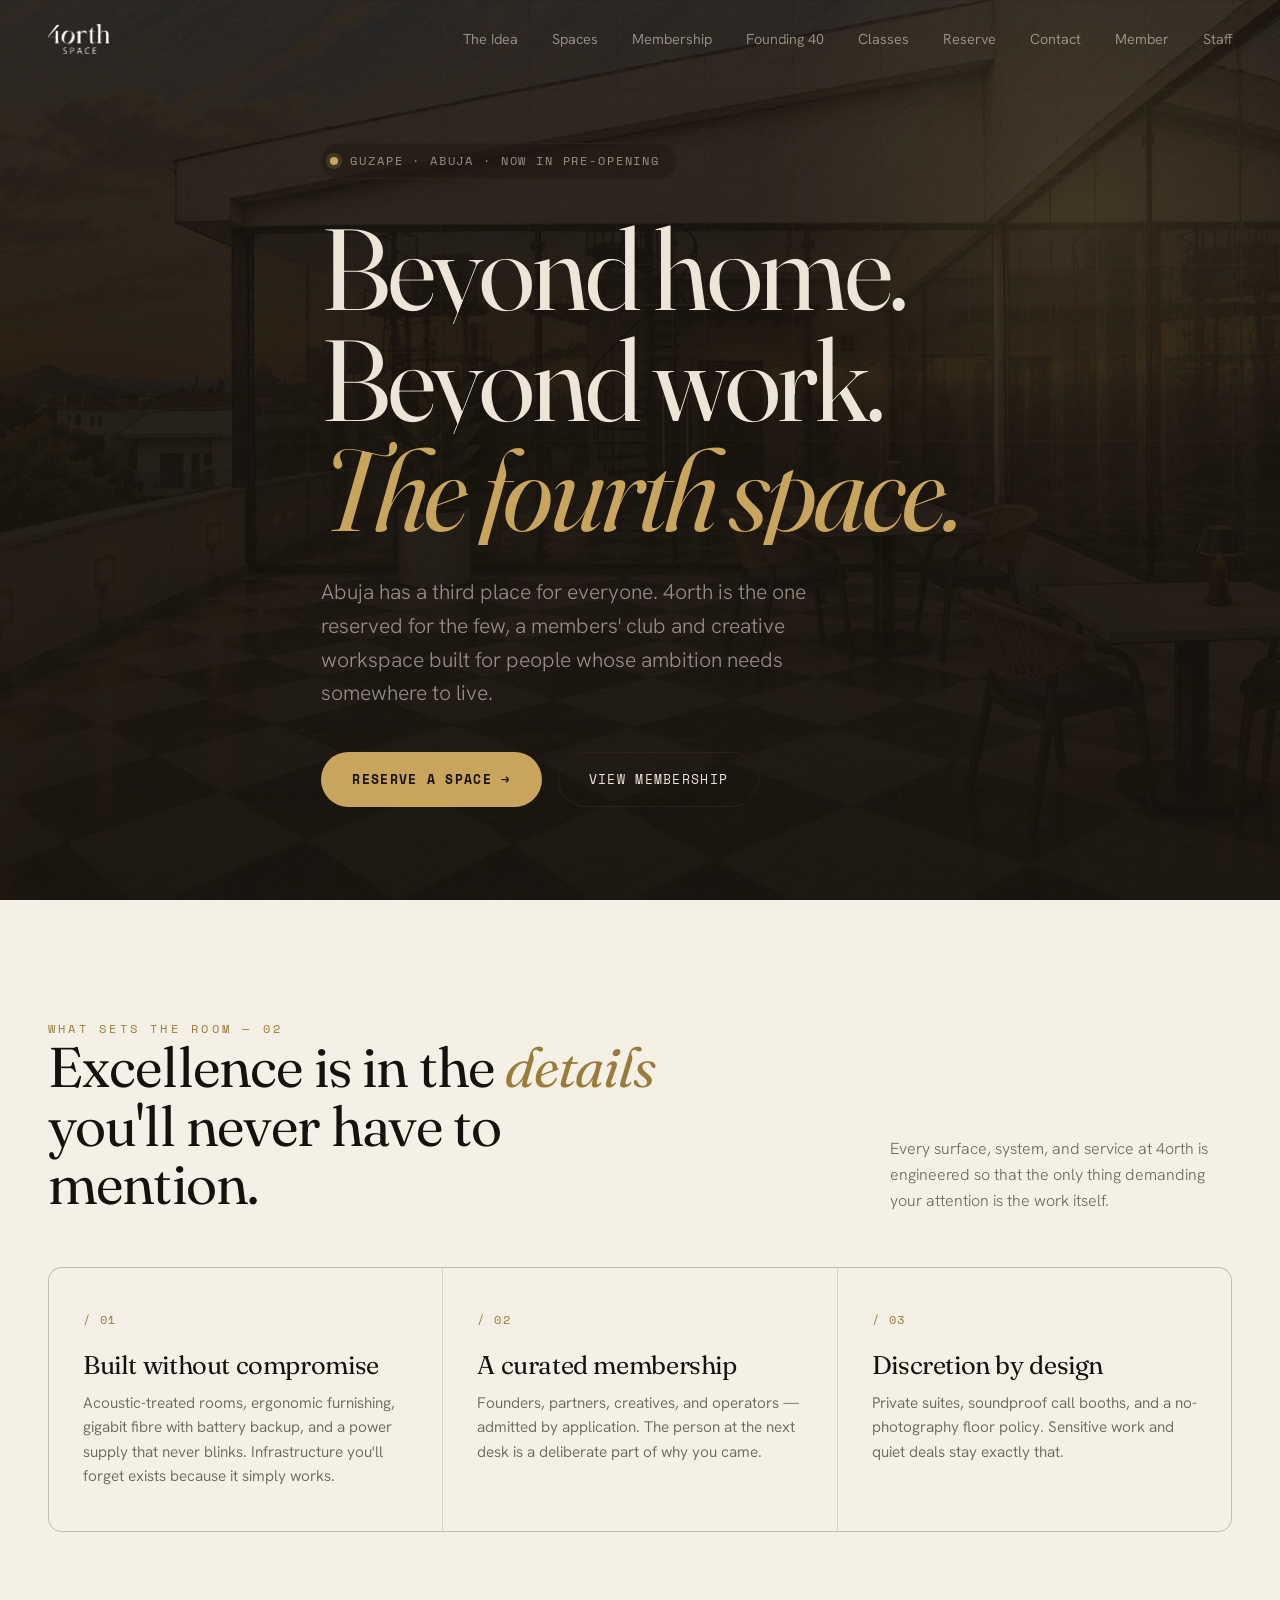
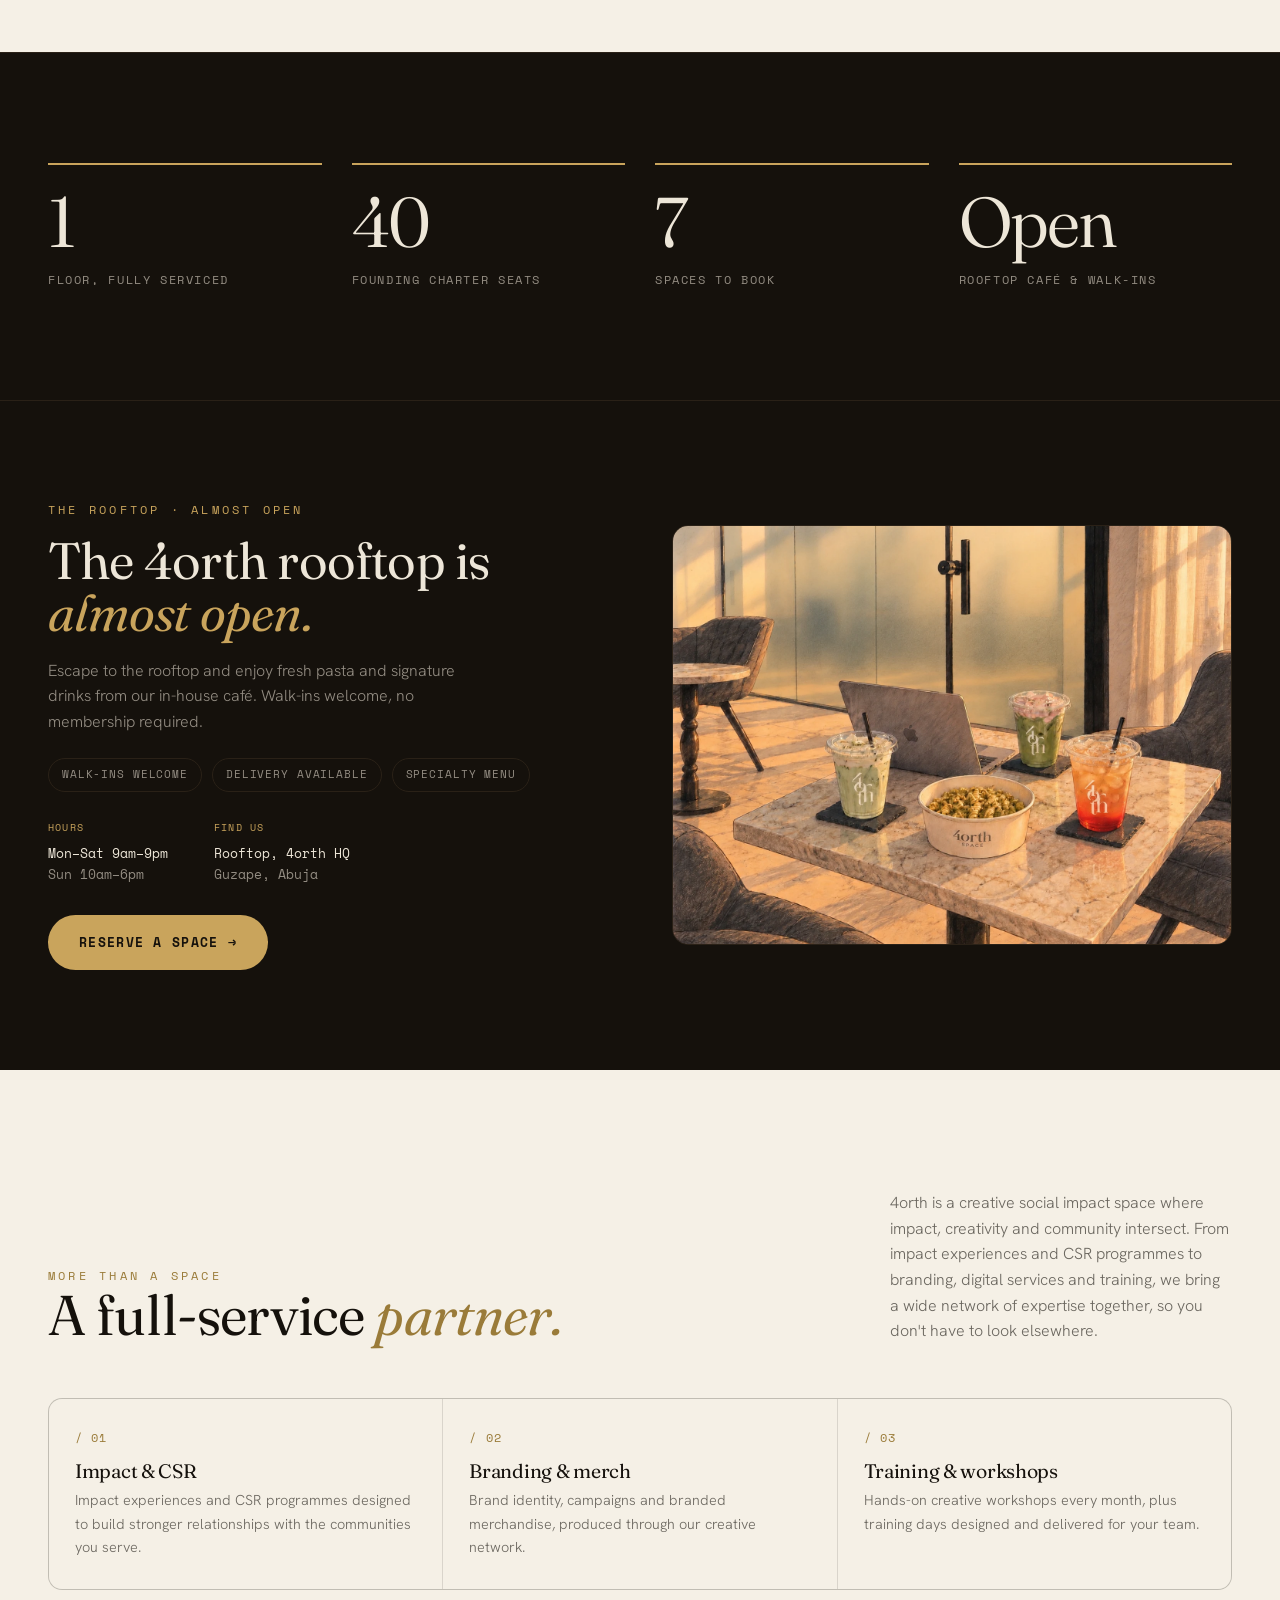
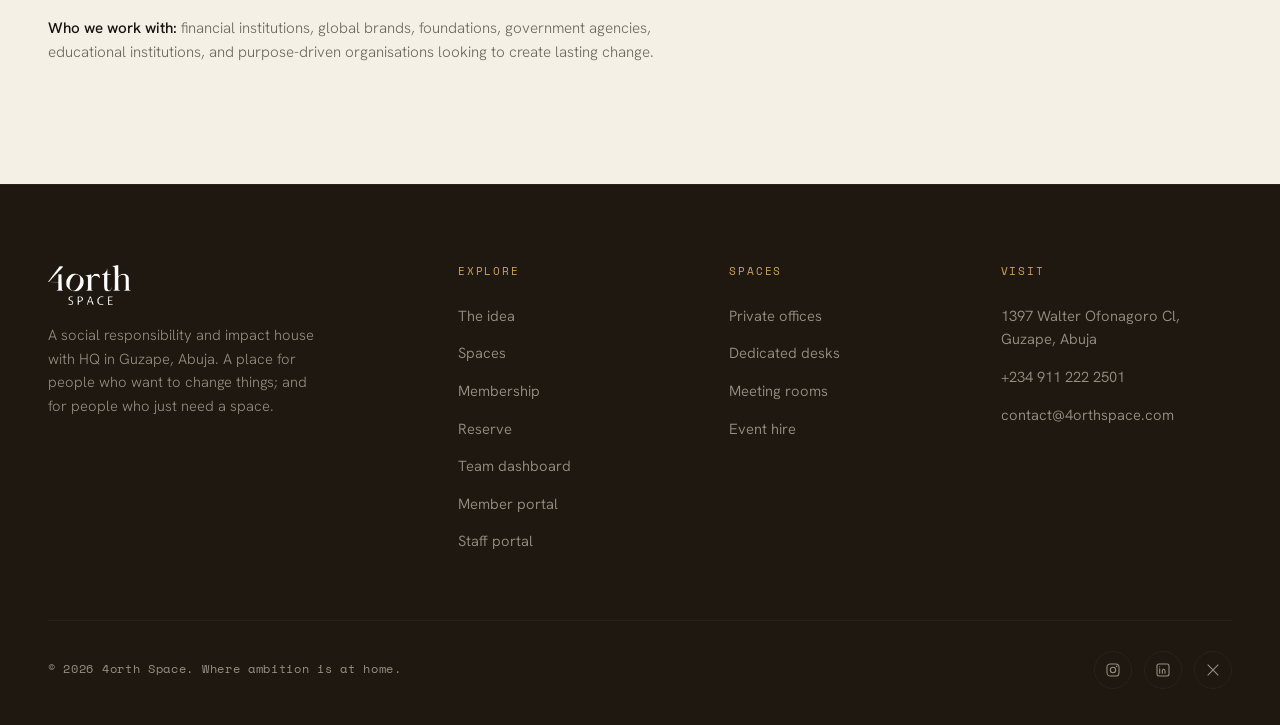
<file: index.html>
<!DOCTYPE html>
<html lang="en">
<head>
<meta charset="UTF-8">
<meta name="viewport" content="width=device-width, initial-scale=1">
<title>4orth Space — The Fourth Space | Guzape, Abuja</title>
<meta name="description" content="Beyond home, work, and the social. 4orth is Abuja's fourth space — a members' club and creative workspace in Guzape where ambition is at home.">
<link rel="icon" type="image/png" href="logo-secondary.png">
<link rel="apple-touch-icon" href="logo-secondary.png">
<link rel="preconnect" href="https://fonts.googleapis.com">
<link rel="preconnect" href="https://fonts.gstatic.com" crossorigin>
<link href="https://fonts.googleapis.com/css2?family=Fraunces:ital,opsz,wght@0,9..144,300..600;1,9..144,300..500&family=Hanken+Grotesk:wght@300..700&family=Space+Mono:wght@400;700&display=swap" rel="stylesheet">
<link rel="stylesheet" href="style.css">
</head>
<body>
<!-- NAV -->
<header id="hdr">
  <div class="wrap nav">
    <a href="index.html" class="brand"><img class="brand-logo" src="logo.png" alt="4orth Space"></a>
    <ul class="nav-links">
      <li><a href="idea.html">The Idea</a></li>
      <li><a href="spaces.html">Spaces</a></li>
      <li><a href="membership.html">Membership</a></li>
      <li><a href="founding.html">Founding 40</a></li>
      <li><a href="classes.html">Classes</a></li>
      <li><a href="reserve.html">Reserve</a></li>
      <li><a href="contact.html">Contact</a></li>
      <li><a href="#" data-portal-open>Member</a></li>
      <li><a href="#" data-staff-open>Staff</a></li>
    </ul>
    <button class="burger" id="burger" aria-label="Open menu" aria-expanded="false">
      <span></span><span></span><span></span>
    </button>
  </div>
</header>

<!-- MOBILE DRAWER -->
<nav class="drawer" id="drawer" aria-hidden="true">
  <a href="idea.html"><span class="n">01</span>The Idea</a>
  <a href="spaces.html"><span class="n">02</span>Spaces</a>
  <a href="membership.html"><span class="n">03</span>Membership</a>
  <a href="founding.html"><span class="n">04</span>Founding 40</a>
  <a href="classes.html"><span class="n">05</span>Classes</a>
  <a href="reserve.html"><span class="n">06</span>Reserve</a>
  <a href="contact.html"><span class="n">07</span>Contact</a>
  <a href="#" data-portal-open><span class="n">08</span>Member</a>
  <a href="#" data-staff-open><span class="n">09</span>Staff</a>
</nav>

<span id="top"></span>

<!-- HERO -->
<section class="hero" data-page="home">
  <div class="hero-grid"></div>
  <div class="hero-glow"></div>
  <div class="wrap">
    <div class="hero-tag reveal"><span class="dot"></span><span>Guzape · Abuja · Now in pre-opening</span></div>
    <h1 class="reveal">
      <span class="ln">Beyond home.</span>
      <span class="ln">Beyond work.</span>
      <span class="ln"><i>The fourth space.</i></span>
    </h1>
    <p class="hero-sub reveal">Abuja has a third place for everyone. 4orth is the one reserved for the few, a members' club and creative workspace built for people whose ambition needs somewhere to live.</p>
    <div class="hero-actions reveal">
      <a href="reserve.html" class="btn btn-primary">Reserve a space →</a>
      <a href="membership.html" class="btn btn-ghost">View membership</a>
    </div>
  </div>
</section>

<!-- FOURTH SPACE -->
<section class="fourth" id="fourth" data-page="idea" hidden>
  <div class="wrap">
    <div class="reveal">
      <div class="eyebrow">The idea — 01 / The fourth space</div>
      <p class="lead">Sociologists named three places that hold a life. We built the <em>fourth</em> — where the work you're proud of actually gets made.</p>
    </div>
    <div class="places reveal">
      <div class="place">
        <div class="n">First place</div>
        <h3>Home</h3>
        <p>Where you rest. Comfortable, but rarely where momentum is found.</p>
        <div class="bar"><i></i></div>
      </div>
      <div class="place">
        <div class="n">Second place</div>
        <h3>Work</h3>
        <p>Where you're paid. Structured, scheduled, and shaped by someone else.</p>
        <div class="bar"><i></i></div>
      </div>
      <div class="place">
        <div class="n">Third place</div>
        <h3>The social</h3>
        <p>Cafés, clubs, lounges. Welcome, but designed for everyone at once.</p>
        <div class="bar"><i></i></div>
      </div>
      <div class="place is4">
        <div class="n">Fourth place — 4orth</div>
        <h3>Here</h3>
        <p>Curated, private, and tuned for output. Where ambition is finally at home.</p>
        <div class="bar"><i></i></div>
      </div>
    </div>
  </div>
</section>

<!-- VALUES -->
<section class="values" id="values" data-page="home">
  <div class="wrap">
    <div class="shead reveal">
      <div>
        <div class="eyebrow">What sets the room — 02</div>
        <h2>Excellence is in the <em>details</em> you'll never have to mention.</h2>
      </div>
      <p>Every surface, system, and service at 4orth is engineered so that the only thing demanding your attention is the work itself.</p>
    </div>
    <div class="vgrid reveal">
      <div class="vcard">
        <div class="num">/ 01</div>
        <h3>Built without compromise</h3>
        <p>Acoustic-treated rooms, ergonomic furnishing, gigabit fibre with battery backup, and a power supply that never blinks. Infrastructure you'll forget exists because it simply works.</p>
      </div>
      <div class="vcard">
        <div class="num">/ 02</div>
        <h3>A curated membership</h3>
        <p>Founders, partners, creatives, and operators — admitted by application. The person at the next desk is a deliberate part of why you came.</p>
      </div>
      <div class="vcard">
        <div class="num">/ 03</div>
        <h3>Discretion by design</h3>
        <p>Private suites, soundproof call booths, and a no-photography floor policy. Sensitive work and quiet deals stay exactly that.</p>
      </div>
    </div>
  </div>
</section>

<!-- STATS -->
<section class="stats" data-page="home">
  <div class="wrap">
    <div class="sgrid reveal">
      <div class="stat"><div class="num" data-count="1">0</div><div class="lab">Floor, fully serviced</div></div>
      <div class="stat"><div class="num" data-count="40">0</div><div class="lab">Founding charter seats</div></div>
      <div class="stat"><div class="num" data-count="7">0</div><div class="lab">Spaces to book</div></div>
      <div class="stat"><div class="num">Open</div><div class="lab">Rooftop café &amp; walk-ins</div></div>
    </div>
  </div>
</section>

<!-- ROOFTOP CAFÉ -->
<section class="cafe" data-page="home" style="padding:100px 0;border-top:1px solid var(--espresso-3)">
  <div class="wrap">
    <div class="reveal">
      <div class="eyebrow">The rooftop · almost open</div>
      <h2 style="font-size:clamp(2rem,4.4vw,3.2rem);margin:16px 0 18px;line-height:1.02">The 4orth rooftop is <span class="serif-i" style="color:var(--brass)">almost open.</span></h2>
      <p style="color:var(--muted);font-weight:300;max-width:46ch">Escape to the rooftop and enjoy fresh pasta and signature drinks from our in-house café. Walk-ins welcome, no membership required.</p>
      <div style="display:flex;gap:10px;flex-wrap:wrap;margin:24px 0 28px">
        <span class="chiplet">Walk-ins welcome</span><span class="chiplet">Delivery available</span><span class="chiplet">Specialty menu</span>
      </div>
      <div style="display:flex;gap:46px;flex-wrap:wrap;font-family:var(--f-mono);font-size:.82rem">
        <div><div style="color:var(--brass);letter-spacing:.12em;text-transform:uppercase;font-size:.64rem;margin-bottom:7px">Hours</div><div>Mon–Sat 9am–9pm</div><div style="color:var(--muted)">Sun 10am–6pm</div></div>
        <div><div style="color:var(--brass);letter-spacing:.12em;text-transform:uppercase;font-size:.64rem;margin-bottom:7px">Find us</div><div>Rooftop, 4orth HQ</div><div style="color:var(--muted)">Guzape, Abuja</div></div>
      </div>
      <a href="reserve.html" class="btn btn-primary" style="margin-top:30px">Reserve a space →</a>
    </div>
    <div class="reveal"><img src="cafe-image.webp" alt="4orth rooftop café" loading="lazy"></div>
  </div>
</section>

<!-- SERVICES -->
<section class="values" data-page="home" style="background:var(--bone-2)">
  <div class="wrap">
    <div class="shead reveal">
      <div>
        <div class="eyebrow" style="color:#9a7b39">More than a space</div>
        <h2>A full-service <em>partner.</em></h2>
      </div>
      <p>4orth is a creative social impact space where impact, creativity and community intersect. From impact experiences and CSR programmes to branding, digital services and training, we bring a wide network of expertise together, so you don't have to look elsewhere.</p>
    </div>
    <div class="svc-grid reveal">
      <div class="svc-card"><div class="n">/ 01</div><h3>Impact &amp; CSR</h3><p>Impact experiences and CSR programmes designed to build stronger relationships with the communities you serve.</p></div>
      <div class="svc-card"><div class="n">/ 02</div><h3>Branding &amp; merch</h3><p>Brand identity, campaigns and branded merchandise, produced through our creative network.</p></div>
      <div class="svc-card"><div class="n">/ 03</div><h3>Training &amp; workshops</h3><p>Hands-on creative workshops every month, plus training days designed and delivered for your team.</p></div>
    </div>
    <p class="svc-who reveal"><b>Who we work with:</b> financial institutions, global brands, foundations, government agencies, educational institutions, and purpose-driven organisations looking to create lasting change.</p>
  </div>
</section>

<!-- SPACES -->
<section class="spaces" id="spaces" data-page="spaces" hidden>
  <div class="wrap">
    <div class="shead reveal">
      <div>
        <div class="eyebrow">The spaces — 03</div>
        <h2>The right space, for <em>whatever you need.</em></h2>
      </div>
      <p>Every space is open to members and non-members alike. Book by the hour, the half day, or the full day. Filter by what today actually needs.</p>
    </div>
    <div class="filters reveal" id="filters">
      <button class="filter active" data-f="all">All spaces</button>
      <button class="filter" data-f="private">Private</button>
      <button class="filter" data-f="meeting">Meeting</button>
      <button class="filter" data-f="creative">Creative</button>
      <button class="filter" data-f="flexible">Flexible</button>
    </div>
    <div class="sp-grid reveal" id="spGrid">
      <!-- cards injected -->
    </div>
  </div>
</section>

<!-- MEMBERSHIPS -->
<section class="members" id="members" data-page="membership" hidden>
  <div class="wrap">
    <div class="shead reveal">
      <div>
        <div class="eyebrow">Membership — 04</div>
        <h2>Choose how you <em>belong.</em></h2>
      </div>
      <div>
        <p style="margin-bottom:18px">Every tier includes fibre with backup power, a serene floor, printing and member events. Access hours are confirmed at opening. Commit annually and keep two months.</p>
        <div class="toggle" id="billing">
          <button class="on" data-b="monthly">Monthly</button>
          <button data-b="annual">Annual</button>
          <span class="save">Save 16%</span>
        </div>
      </div>
    </div>
    <div class="mgrid reveal">
      <div class="plan">
        <div class="pname">Resident</div>
        <div class="pdesc">A flexible hot desk and full club access for the independent operator.</div>
        <div class="price"><span class="cur">₦</span><span class="amt" data-m="45000" data-a="37500">45,000</span><span class="per">/ month</span></div>
        <ul>
          <li><svg width="16" height="16" viewBox="0 0 16 16"><path d="M3 8.5l3 3 7-7.5" stroke="#C9A45C" stroke-width="1.7" fill="none" stroke-linecap="round"/></svg>Any open hot desk, first come</li>
          <li><svg width="16" height="16" viewBox="0 0 16 16"><path d="M3 8.5l3 3 7-7.5" stroke="#C9A45C" stroke-width="1.7" fill="none" stroke-linecap="round"/></svg>5 hrs of meeting room / month</li>
          <li><svg width="16" height="16" viewBox="0 0 16 16"><path d="M3 8.5l3 3 7-7.5" stroke="#C9A45C" stroke-width="1.7" fill="none" stroke-linecap="round"/></svg>Lounge, café &amp; events access</li>
          <li><svg width="16" height="16" viewBox="0 0 16 16"><path d="M3 8.5l3 3 7-7.5" stroke="#C9A45C" stroke-width="1.7" fill="none" stroke-linecap="round"/></svg>Printing &amp; mail handling</li>
        </ul>
        <a href="reserve.html" class="btn">Apply as Resident</a>
      </div>
      <div class="plan feat">
        <div class="badge">Most chosen</div>
        <div class="pname">Signature</div>
        <div class="pdesc">A desk that's always yours, with a guest pass and priority on rooms.</div>
        <div class="price"><span class="cur">₦</span><span class="amt" data-m="85000" data-a="70800">85,000</span><span class="per">/ month</span></div>
        <ul>
          <li><svg width="16" height="16" viewBox="0 0 16 16"><path d="M3 8.5l3 3 7-7.5" stroke="#C9A45C" stroke-width="1.7" fill="none" stroke-linecap="round"/></svg>Dedicated desk &amp; lockable storage</li>
          <li><svg width="16" height="16" viewBox="0 0 16 16"><path d="M3 8.5l3 3 7-7.5" stroke="#C9A45C" stroke-width="1.7" fill="none" stroke-linecap="round"/></svg>15 hrs of meeting room / month</li>
          <li><svg width="16" height="16" viewBox="0 0 16 16"><path d="M3 8.5l3 3 7-7.5" stroke="#C9A45C" stroke-width="1.7" fill="none" stroke-linecap="round"/></svg>2 guest day-passes / month</li>
          <li><svg width="16" height="16" viewBox="0 0 16 16"><path d="M3 8.5l3 3 7-7.5" stroke="#C9A45C" stroke-width="1.7" fill="none" stroke-linecap="round"/></svg>Business address &amp; call answering</li>
        </ul>
        <a href="reserve.html" class="btn btn-primary">Apply as Signature</a>
      </div>
      <div class="plan">
        <div class="pname">Executive</div>
        <div class="pdesc">A private office or suite for you and the team, fully serviced.</div>
        <div class="price"><span class="cur">₦</span><span class="amt" data-m="250000" data-a="208000">250,000</span><span class="per">/ month</span></div>
        <ul>
          <li><svg width="16" height="16" viewBox="0 0 16 16"><path d="M3 8.5l3 3 7-7.5" stroke="#C9A45C" stroke-width="1.7" fill="none" stroke-linecap="round"/></svg>Private lockable office (up to 4)</li>
          <li><svg width="16" height="16" viewBox="0 0 16 16"><path d="M3 8.5l3 3 7-7.5" stroke="#C9A45C" stroke-width="1.7" fill="none" stroke-linecap="round"/></svg>40 hrs of meeting room / month</li>
          <li><svg width="16" height="16" viewBox="0 0 16 16"><path d="M3 8.5l3 3 7-7.5" stroke="#C9A45C" stroke-width="1.7" fill="none" stroke-linecap="round"/></svg>Dedicated concierge &amp; reception</li>
          <li><svg width="16" height="16" viewBox="0 0 16 16"><path d="M3 8.5l3 3 7-7.5" stroke="#C9A45C" stroke-width="1.7" fill="none" stroke-linecap="round"/></svg>Branded signage &amp; priority booking</li>
        </ul>
        <a href="reserve.html" class="btn">Apply as Executive</a>
      </div>
    </div>
  </div>
</section>

<!-- FOUNDING 40 — pre-opening beta -->
<section class="founding" id="founding" data-page="founding" hidden>
  <div class="glow"></div>
  <div class="wrap">
    <div class="fnd-grid">
      <!-- left: story -->
      <div class="fnd-lead reveal">
        <div class="fnd-badge"><span class="pulse"></span><span>Pre-opening · Charter intake</span></div>
        <h2>The <em>Founding <span class="big4">40</span></em></h2>
        <p>Before we open the doors to the public, we're letting in forty people to hot desk with us, shape the space, and tell us what works. Charter members of the fourth space, here from day one.</p>
        <p class="free">Hot desking is free while we're in beta — no fee, no card for your charter seat. Drinks are the one thing you pay for right now. All we ask in return is your honest feedback and the occasional "this chair should move here."</p>

        <div class="fnd-prog">
          <div class="nums"><span>Charter seats claimed</span><span><b id="fndCount">0</b> / 40</span></div>
          <div class="track"><i id="fndBar" style="width:0%"></i></div>
        </div>

        <div class="fnd-perks">
          <div class="fnd-perk">
            <svg class="ic" viewBox="0 0 24 24" fill="none"><path d="M5 12.5a10 10 0 0114 0M8 15.5a6 6 0 018 0M12 18.5h.01" stroke="currentColor" stroke-width="1.6" stroke-linecap="round"/></svg>
            <h4>High-speed wifi</h4><p>Fibre with battery backup. It never blinks.</p>
          </div>
          <div class="fnd-perk">
            <svg class="ic" viewBox="0 0 24 24" fill="none"><path d="M6 8h9v5a4.5 4.5 0 01-9 0V8zM15 9h2.5a2 2 0 010 4H15M7 5c0-.8.5-1.2.5-2M11 5c0-.8.5-1.2.5-2" stroke="currentColor" stroke-width="1.5" stroke-linecap="round" stroke-linejoin="round"/></svg>
            <h4>Drinks available</h4><p>Barista coffee, tea and cold drinks — pay as you go.</p>
          </div>
          <div class="fnd-perk">
            <svg class="ic" viewBox="0 0 24 24" fill="none"><path d="M4 18c3-1 4-4 4-7a4 4 0 118 0c0 3 1 6 4 7M9 18h6" stroke="currentColor" stroke-width="1.5" stroke-linecap="round" stroke-linejoin="round"/></svg>
            <h4>Serene by design</h4><p>Quiet, light-filled rooms built for deep work.</p>
          </div>
          <div class="fnd-perk">
            <svg class="ic" viewBox="0 0 24 24" fill="none"><path d="M12 4c4 0 7 2.5 7 6 0 2-1.5 3-3 3-1 0-1.6-.5-2.3-1A3 3 0 0012 12a3 3 0 00-1.7.9c-.7.6-1.3 1.1-2.3 1.1-1.5 0-3-1-3-3 0-3.5 3-6 7-6zM9 20l1.5-3M15 20l-1.5-3" stroke="currentColor" stroke-width="1.5" stroke-linecap="round" stroke-linejoin="round"/></svg>
            <h4>Snacks for sale</h4><p>A stocked pantry for the 3pm dip. Pay as you go.</p>
          </div>
          <div class="fnd-perk">
            <svg class="ic" viewBox="0 0 24 24" fill="none"><path d="M7 9v4M5 11h4M15 10h.01M17.5 12h.01M7 7h7a5 5 0 015 5 3.5 3.5 0 01-6.3 2.1l-.4-.6h-3.6l-.4.6A3.5 3.5 0 012 12a5 5 0 015-5z" stroke="currentColor" stroke-width="1.5" stroke-linecap="round" stroke-linejoin="round"/></svg>
            <h4>Games</h4><p>A lounge to reset. Table games and more.</p>
          </div>
        </div>

        <div class="fnd-policy">
          <h4><svg viewBox="0 0 24 24" fill="none"><path d="M3 8a2 2 0 012-2h2l1.5-2h7L18 6h2a2 2 0 012 2v9a2 2 0 01-2 2H5a2 2 0 01-2-2V8z" stroke="currentColor" stroke-width="1.5"/><circle cx="12.5" cy="12.5" r="3.2" stroke="currentColor" stroke-width="1.5"/></svg>Picture &amp; video policy</h4>
          <p>To protect every member's privacy and focus, filming at 4orth is limited to <b>close-ups</b>. You may photograph or film your own desk and laptop, your drinks, and details of the space and its design. Please don't shoot vlogs, pan across the general work area, or capture other members, their screens or their conversations. If you're unsure, ask the team first.</p>
        </div>
      </div>

      <!-- right: application -->
      <div class="fnd-card reveal">
        <form id="fndForm" novalidate>
          <div class="ch">Apply to hot desk</div>
          <h3>Claim a charter seat</h3>
          <div class="row2">
            <div class="field"><label>Full name</label><input type="text" id="fName" data-req placeholder="Your name"><div class="err">Tell us your name.</div></div>
            <div class="field"><label>Email</label><input type="email" id="fEmail" data-req placeholder="you@email.com"><div class="err">Enter a valid email.</div></div>
          </div>
          <div class="row2">
            <div class="field"><label>Phone / WhatsApp</label><input type="tel" id="fPhone" data-req placeholder="+234 …"><div class="err">Add a number we can reach you on.</div></div>
            <div class="field"><label>What do you do?</label><input type="text" id="fWork" data-req placeholder="e.g. Designer, founder, writer"><div class="err">Tell us what you do.</div></div>
          </div>
          <div class="row2">
            <div class="field"><label>Days a week you'd come</label>
              <select id="fDays">
                <option>1–2 days</option><option>3–4 days</option><option>Most days</option><option>Not sure yet</option>
              </select>
            </div>
            <div class="field"><label>Preferred start</label>
              <select id="fStart">
                <option>As soon as you open</option><option>Within two weeks</option><option>Within a month</option><option>Just exploring</option>
              </select>
            </div>
          </div>
          <div class="row2">
            <div class="field"><label>Book your first visit — date</label><input type="date" id="fVisitDate" data-req><div class="err">Pick a date for your visit.</div></div>
            <div class="field"><label>Time</label>
              <select id="fVisitTime">
                <option>9:00 AM</option><option>10:00 AM</option><option>11:00 AM</option><option>12:00 PM</option><option>1:00 PM</option><option>2:00 PM</option><option>3:00 PM</option><option>4:00 PM</option><option>5:00 PM</option><option>6:00 PM</option><option>7:00 PM</option><option>8:00 PM</option>
              </select>
            </div>
          </div>
          <div class="field"><label>What are you working on? <span style="color:var(--muted);text-transform:none;letter-spacing:0;font-family:var(--f-body)">(and why you want in)</span></label>
            <textarea id="fWhy" data-req placeholder="A line or two — the kind of work you'd bring into the space."></textarea><div class="err">Give us a sentence or two.</div>
          </div>
          <label class="fnd-consent">
            <input type="checkbox" id="fConsent" data-check>
            <span>I'd like a charter seat and I'm happy for 4orth to contact me about the beta.</span>
          </label>
          <div class="err" id="fConsentErr" style="display:none;margin:-14px 0 14px;color:#e8a06b;font-family:var(--f-mono);font-size:.74rem">Please tick to continue.</div>
          <label class="fnd-consent">
            <input type="checkbox" id="fPics" data-check>
            <span>I've read and agree to the picture &amp; video policy above.</span>
          </label>
          <div class="err" id="fPicsErr" style="display:none;margin:-14px 0 16px;color:#e8a06b;font-family:var(--f-mono);font-size:.74rem">Please agree to the picture policy to continue.</div>
          <button type="submit" class="btn">Apply</button>
          <p class="fnd-foot">Charter seats are limited to forty. We reply to every applicant, usually within two days.</p>
        </form>

        <div class="fnd-success" id="fndSuccess">
          <div class="ring"><svg width="28" height="28" viewBox="0 0 28 28"><path d="M7 14.5l5 5 9-11" stroke="#C9A45C" stroke-width="2" fill="none" stroke-linecap="round"/></svg></div>
          <h3>You're on the list</h3>
          <div class="num" id="fndId">4F-0028</div>
          <div class="numlab">Your Founding member ID</div>
          <p id="fndSeatLine" style="margin-top:12px;font-family:var(--f-mono);font-size:.8rem;letter-spacing:.06em;color:var(--brass)">Charter seat #28 of 40</p>
          <p id="fndVisitLine" style="margin-top:8px;font-family:var(--f-mono);font-size:.78rem;color:var(--muted)">Visit booked: —</p>
          <p style="margin-top:14px">Keep this ID. You'll use it to check in, and to sign in to your member portal once we open. We'll confirm your visit by email. Welcome to the fourth space.</p>
          <button class="btn btn-ghost" id="fndAgain" style="width:auto;margin-top:22px">Apply for someone else</button>
        </div>
      </div>
    </div>
  </div>
</section>

<!-- CLASSES (kickboxing) -->
<section class="classes" id="classes" data-page="classes" hidden>
  <div class="wrap">
    <div class="shead reveal">
      <div>
        <div class="eyebrow">Activities · classes</div>
        <h2>Kickboxing at <em>4orth.</em></h2>
      </div>
      <p>Practical, high-energy kickboxing on the rooftop, for every level. Pick a session and book your time. Open to members and non-members.</p>
    </div>
    <div class="cls-grid reveal" id="clsGrid"></div>
    <div class="cls-book" id="clsBook" hidden>
      <form id="clsForm" novalidate>
        <div class="ch" id="clsBookEyebrow">Book your spot</div>
        <h3 id="clsBookTitle">Kickboxing</h3>
        <div class="row2">
          <div class="field"><label>Full name</label><input type="text" id="clName" data-req placeholder="Your name"><div class="err">Tell us your name.</div></div>
          <div class="field"><label>Email</label><input type="email" id="clEmail" data-req placeholder="you@email.com"><div class="err">Enter a valid email.</div></div>
        </div>
        <div class="row2">
          <div class="field"><label>Phone / WhatsApp</label><input type="tel" id="clPhone" data-req placeholder="+234 …"><div class="err">Add a number.</div></div>
          <div class="field"><label>Date</label><input type="date" id="clDate" data-req><div class="err">Pick a date.</div></div>
        </div>
        <button type="submit" class="btn">Apply</button>
      </form>
      <div class="cls-success" id="clsSuccess">
        <div class="ring"><svg width="26" height="26" viewBox="0 0 28 28"><path d="M7 14.5l5 5 9-11" stroke="#C9A45C" stroke-width="2" fill="none" stroke-linecap="round"/></svg></div>
        <h3>You're booked in</h3>
        <p id="clsSuccessLine" style="color:var(--brass);font-family:var(--f-mono);font-size:.82rem"></p>
        <p style="color:var(--muted);font-weight:300;max-width:38ch;margin:10px auto 0">We'll send a reminder. Wear comfortable clothes and bring water. See you on the mat.</p>
        <button class="btn btn-ghost" id="clsAgain" style="width:auto;margin-top:22px">Book another session</button>
      </div>
    </div>
  </div>
</section>

<!-- BOOKING -->
<section class="booking" id="booking" data-page="reserve" hidden>
  <div class="wrap">
    <div class="shead reveal">
      <div>
        <div class="eyebrow">Reserve — 05</div>
        <h2>Begin your <em>residency.</em></h2>
      </div>
      <p>Choose a space and we'll cost it instantly. Our concierge confirms within one business day.</p>
    </div>
    <div class="bk-wrap reveal">
      <div class="bk-form">
        <div class="bk-tabs" role="tablist">
          <button class="bk-tab on" data-pane="work" role="tab">Workspace</button>
          <button class="bk-tab" data-pane="room" role="tab">Meeting room</button>
          <button class="bk-tab" data-pane="tour" role="tab">Book a tour</button>
        </div>

        <!-- live form -->
        <form id="bkForm" novalidate>
          <!-- WORKSPACE -->
          <div class="bk-pane on" data-pane="work">
            <div class="row2">
              <div class="field"><label>Workspace type</label>
                <select id="wType" data-price>
                  <option value="hot|8000|32000|45000">Hot desk</option>
                  <option value="ded|12000|50000|85000">Dedicated desk</option>
                  <option value="off|30000|120000|250000">Private office</option>
                  <option value="suite|75000|320000|650000">Executive suite</option>
                </select>
              </div>
              <div class="field"><label>Duration</label>
                <select id="wDur" data-price>
                  <option value="day|1">Day pass</option>
                  <option value="week|2">Weekly</option>
                  <option value="month|3" selected>Monthly</option>
                </select>
              </div>
            </div>
            <div class="row2">
              <div class="field"><label>Start date</label>
                <input type="date" id="wDate" data-req><div class="err">Pick a start date.</div>
              </div>
              <div class="field"><label>How many people</label>
                <select id="wQty" data-price>
                  <option value="1">1 person</option><option value="2">2 people</option>
                  <option value="3">3 people</option><option value="4">4 people</option>
                  <option value="5">5+ people</option>
                </select>
              </div>
            </div>
          </div>

          <!-- MEETING ROOM -->
          <div class="bk-pane" data-pane="room">
            <div class="row2">
              <div class="field"><label>Room duration</label>
                <select id="rDur" data-price>
                  <option value="1h|15000">1 hour</option>
                  <option value="2h|28000">2 hours</option>
                  <option value="4h|52000" selected>4 hours</option>
                  <option value="day|120000">Full day</option>
                </select>
              </div>
              <div class="field"><label>Capacity</label>
                <select id="rCap" data-price>
                  <option value="2–4|1">2–4 people</option>
                  <option value="5–8|1.6">5–8 people</option>
                  <option value="9–12|2.4">9–12 people</option>
                  <option value="13+|3.5">13+ (boardroom)</option>
                </select>
              </div>
            </div>
            <div class="row2">
              <div class="field"><label>Date</label>
                <input type="date" id="rDate" data-req><div class="err">Pick a date.</div>
              </div>
              <div class="field"><label>Start time</label>
                <input type="time" id="rTime" data-req value="09:00"><div class="err">Pick a time.</div>
              </div>
            </div>
          </div>

          <!-- TOUR -->
          <div class="bk-pane" data-pane="tour">
            <div class="row2">
              <div class="field"><label>Preferred date</label>
                <input type="date" id="tDate" data-req><div class="err">Pick a date.</div>
              </div>
              <div class="field"><label>Preferred time</label>
                <select id="tTime">
                  <option>Morning (9–12)</option><option>Afternoon (12–4)</option><option>Evening (4–7)</option>
                </select>
              </div>
            </div>
            <div class="field"><label>What are you most interested in?</label>
              <select id="tInterest">
                <option>Resident membership</option><option>Signature membership</option>
                <option>Executive office / suite</option><option>Meeting &amp; event hire</option>
              </select>
            </div>
          </div>

          <!-- shared contact -->
          <div class="row2">
            <div class="field"><label>Full name</label>
              <input type="text" id="bName" data-req placeholder="Your name"><div class="err">Tell us your name.</div>
            </div>
            <div class="field"><label>Email</label>
              <input type="email" id="bEmail" data-req placeholder="you@company.com"><div class="err">Enter a valid email.</div>
            </div>
          </div>
          <button type="submit" class="btn" id="bkSubmit">Apply</button>
        </form>
      </div>

      <!-- SUMMARY -->
      <aside class="bk-summary">
        <div id="sumLive">
          <div class="eyebrow">Your reservation</div>
          <h3 id="sumTitle">Hot desk · Monthly</h3>
          <div id="sumLines">
            <div class="sum-line"><span class="k">Space</span><span class="v" id="lSpace">Hot desk</span></div>
            <div class="sum-line"><span class="k">Commitment</span><span class="v" id="lDur">Monthly</span></div>
            <div class="sum-line"><span class="k">People</span><span class="v" id="lQty">1 person</span></div>
            <div class="sum-line"><span class="k">Rate</span><span class="v" id="lRate">₦45,000 / mo</span></div>
          </div>
          <div class="sum-total">
            <div class="row"><span class="lab">Estimated total</span><span class="big" id="sumTotal">₦45,000</span></div>
            <p class="sum-note" id="sumNote">Billed monthly. No booking fee — your concierge confirms availability before any charge.</p>
          </div>
        </div>
        <div class="bk-success" id="bkSuccess" style="color:var(--bone)">
          <div class="ring"><svg width="26" height="26" viewBox="0 0 26 26"><path d="M6 13.5l5 5 9-11" stroke="#C9A45C" stroke-width="2" fill="none" stroke-linecap="round"/></svg></div>
          <h3 style="color:var(--bone)">Reservation received</h3>
          <p style="color:var(--muted)">Thank you — your concierge will confirm availability and next steps by email within one business day.</p>
          <div class="ref" id="bkRef">REF · 4S-000000</div>
          <button class="btn btn-ghost" id="bkAgain">Make another</button>
        </div>
      </aside>
    </div>
  </div>
</section>


<!-- FAQ -->
<section class="faq" id="faq" data-page="reserve" hidden>
  <div class="wrap">
    <div class="shead reveal" style="justify-content:center;text-align:center">
      <div>
        <div class="eyebrow">Good to know — 07</div>
        <h2>Questions, answered.</h2>
      </div>
    </div>
    <div class="faq-list reveal">
      <div class="qa">
        <button aria-expanded="false"><span>Is 4orth open to anyone, or is it application-only?</span><span class="ic"></span></button>
        <div class="ans"><p>Day passes and meeting rooms are open to all by reservation. Resident, Signature, and Executive memberships are by application — a short conversation that keeps the community considered and the rooms quiet.</p></div>
      </div>
      <div class="qa">
        <button aria-expanded="false"><span>What's actually included in a membership?</span><span class="ic"></span></button>
        <div class="ans"><p>Every tier includes secure access, gigabit fibre with backup power, printing, a monthly allocation of meeting-room hours, and access to member events. Signature and Executive add a business address, call handling, and dedicated space. We're still in pre-opening, so set access hours will be confirmed before we open.</p></div>
      </div>
      <div class="qa">
        <button aria-expanded="false"><span>Can I bring guests or clients?</span><span class="ic"></span></button>
        <div class="ans"><p>Yes. Signature and Executive members receive monthly guest passes, and any member can book private meeting rooms for client sessions. The ground-floor lounge is designed precisely for those first impressions.</p></div>
      </div>
      <div class="qa">
        <button aria-expanded="false"><span>Where exactly is 4orth, and is parking available?</span><span class="ic"></span></button>
        <div class="ans"><p>We're in Guzape, Abuja, with secure on-site parking for members and validated guest parking. The full address is shared on confirmation of your tour.</p></div>
      </div>
      <div class="qa">
        <button aria-expanded="false"><span>How do I cancel or change a plan?</span><span class="ic"></span></button>
        <div class="ans"><p>Monthly plans roll month to month and can be paused or cancelled with 14 days' notice. Annual plans can be transferred or upgraded at any time — speak to your concierge and we'll handle the rest.</p></div>
      </div>
    </div>
  </div>
</section>

<!-- CONTACT -->
<section class="contact" id="contact" data-page="contact" hidden>
  <div class="wrap">
    <div class="ct-grid">
      <div class="ct-info reveal">
        <div class="eyebrow">Contact — 08</div>
        <h2 style="margin-top:14px">Come see the <em>fourth space.</em></h2>
        <p>Tell us a little about what you're building. We'll arrange a private tour at a time that suits you.</p>
        <div class="ct-list">
          <div class="ct-item">
            <div class="ic"><svg width="18" height="18" viewBox="0 0 24 24" fill="none"><path d="M12 2C8 2 5 5 5 9c0 5 7 13 7 13s7-8 7-13c0-4-3-7-7-7z" stroke="currentColor" stroke-width="1.6"/><circle cx="12" cy="9" r="2.4" stroke="currentColor" stroke-width="1.6"/></svg></div>
            <div><div class="lab">Visit</div><div class="val">1397 Walter Ofonagoro Cl, Guzape, Abuja 900110</div><div class="val" style="font-size:.85rem;color:var(--muted)">Federal Capital Territory · Abuja · London</div></div>
          </div>
          <div class="ct-item">
            <div class="ic"><svg width="18" height="18" viewBox="0 0 24 24" fill="none"><path d="M5 4h4l2 5-3 2c1 3 3 5 6 6l2-3 5 2v4c0 1-1 2-2 2C12 24 0 12 0 4 0 3 1 2 2 2" stroke="currentColor" stroke-width="1.6" transform="translate(2 0)"/></svg></div>
            <div><div class="lab">Call / WhatsApp</div><div class="val">+234 911 222 2501</div></div>
          </div>
          <div class="ct-item">
            <div class="ic"><svg width="18" height="18" viewBox="0 0 24 24" fill="none"><rect x="3" y="5" width="18" height="14" rx="2" stroke="currentColor" stroke-width="1.6"/><path d="M4 7l8 6 8-6" stroke="currentColor" stroke-width="1.6"/></svg></div>
            <div><div class="lab">Email</div><div class="val">contact@4orthspace.com</div></div>
          </div>
          <div class="ct-item">
            <div class="ic"><svg width="18" height="18" viewBox="0 0 24 24" fill="none"><circle cx="12" cy="12" r="9" stroke="currentColor" stroke-width="1.6"/><path d="M12 7v5l3 2" stroke="currentColor" stroke-width="1.6" stroke-linecap="round"/></svg></div>
            <div><div class="lab">Opening hours</div><div class="val">Mon–Sat 9:00am–9:00pm</div><div class="val" style="font-size:.85rem;color:var(--muted)">Sun 10:00am–6:00pm</div></div>
          </div>
        </div>
      </div>
      <form class="ct-form reveal" id="ctForm" novalidate>
        <div class="row2">
          <div class="field"><label>Name</label><input type="text" id="cName" data-req placeholder="Full name"><div class="err">Tell us your name.</div></div>
          <div class="field"><label>Email</label><input type="email" id="cEmail" data-req placeholder="you@company.com"><div class="err">Enter a valid email.</div></div>
        </div>
        <div class="field"><label>I'm interested in</label>
          <select id="cTopic"><option>A private tour</option><option>Membership</option><option>Meeting / event hire</option><option>Partnerships</option></select>
        </div>
        <div class="field"><label>Message</label><textarea id="cMsg" data-req placeholder="A line about what you're working on…"></textarea><div class="err">Add a short message.</div></div>
        <button type="submit" class="btn">Apply</button>
        <div class="ct-ok" id="ctOk">Thank you — your message is in. We'll be in touch within one business day.</div>
      </form>
    </div>
  </div>
</section>

<!-- FOOTER -->
<footer>
  <div class="wrap">
    <div class="ft-top">
      <div class="ft-brand">
        <div class="brand"><img class="brand-logo" src="logo.png" alt="4orth Space"></div>
        <p>A social responsibility and impact house with HQ in Guzape, Abuja. A place for people who want to change things; and for people who just need a space.</p>
      </div>
      <div class="ft-col">
        <h4>Explore</h4>
        <a href="idea.html">The idea</a><a href="spaces.html">Spaces</a><a href="membership.html">Membership</a><a href="reserve.html">Reserve</a><a href="#" data-dash-open>Team dashboard</a><a href="#" data-portal-open>Member portal</a><a href="#" data-staff-open>Staff portal</a>
      </div>
      <div class="ft-col">
        <h4>Spaces</h4>
        <a href="spaces.html">Private offices</a><a href="spaces.html">Dedicated desks</a><a href="spaces.html">Meeting rooms</a><a href="spaces.html">Event hire</a>
      </div>
      <div class="ft-col">
        <h4>Visit</h4>
        <a href="contact.html">1397 Walter Ofonagoro Cl, Guzape, Abuja</a><a href="tel:+2349112222501">+234 911 222 2501</a><a href="mailto:contact@4orthspace.com">contact@4orthspace.com</a>
      </div>
    </div>
    <div class="ft-bot">
      <p>© <span id="yr"></span> 4orth Space. Where ambition is at home.</p>
      <div class="ft-social">
        <a href="#" aria-label="Instagram"><svg width="16" height="16" viewBox="0 0 24 24" fill="none"><rect x="3" y="3" width="18" height="18" rx="5" stroke="currentColor" stroke-width="1.6"/><circle cx="12" cy="12" r="4" stroke="currentColor" stroke-width="1.6"/><circle cx="17.5" cy="6.5" r="1.2" fill="currentColor"/></svg></a>
        <a href="#" aria-label="LinkedIn"><svg width="16" height="16" viewBox="0 0 24 24" fill="none"><rect x="3" y="3" width="18" height="18" rx="3" stroke="currentColor" stroke-width="1.6"/><path d="M7 10v7M7 7v.01M11 17v-4a2 2 0 014 0v4" stroke="currentColor" stroke-width="1.6" stroke-linecap="round"/></svg></a>
        <a href="#" aria-label="X"><svg width="16" height="16" viewBox="0 0 24 24" fill="none"><path d="M4 4l16 16M20 4L4 20" stroke="currentColor" stroke-width="1.6"/></svg></a>
      </div>
    </div>
  </div>
</footer>

<!-- ==================== OPERATIONS DASHBOARD ==================== -->
<!-- ==================== ADMIN — BUSINESS OS ==================== -->
<div class="dash" id="dash" role="dialog" aria-modal="true" aria-label="4orth admin dashboard">
  <div class="dash-bar">
    <div class="wrap in">
      <div class="brand"><span class="four">4</span><b>orth</b><span class="mono">Admin OS</span></div>
      <div style="display:flex;align-items:center;gap:14px">
        <span class="dash-live" id="dashLiveTag" hidden><i></i>Live</span>
        <button class="dash-close" id="dashSync" hidden>Sync sheet</button>
        <button class="dash-close" id="dashReset" hidden>Reset data</button>
        <button class="dash-close" id="dashClose">Close ✕</button>
      </div>
    </div>
  </div>
  <div class="wrap">
    <div class="dash-gate" id="dashGate">
      <div class="eyebrow" style="display:flex">Staff access</div>
      <h2>Admin dashboard</h2>
      <p>The command centre for 4orth Space, Guzape — spaces, bookings, members, loyalty and tasks.</p>
      <div class="gate-field"><label for="dashUser">Username</label><input type="text" id="dashUser" autocomplete="username" placeholder="Username"></div>
      <div class="gate-field"><label for="dashPass">Password</label><input type="password" id="dashPass" autocomplete="current-password" placeholder="••••"><div class="gate-err" id="dashErr">That username or password isn't right.</div></div>
      <button class="btn" id="dashGo">Sign in</button>
    </div>
    <div id="dashApp" hidden>
      <div class="dash-head">
        <div><h2 id="dashDeptTitle">Executive overview</h2><div class="sub" id="dashDate"></div></div>
        <button class="dash-close" id="dashOut">Sign out</button>
      </div>
      <div class="dash-tabs" id="dashTabs">
        <button class="dash-tab on" data-tab="overview">Executive</button>
        <button class="dash-tab" data-tab="clients">Clients <span class="cnt" id="enqCount"></span></button>
        <button class="dash-tab" data-tab="operations">Operations <span class="cnt" id="taskCount"></span></button>
        <button class="dash-tab" data-tab="marketing">Marketing</button>
        <button class="dash-tab" data-tab="hr">HR</button>
        <button class="dash-tab" data-tab="accounting">Accounting</button>
        <button class="dash-tab" data-tab="platform">Platform</button>
      </div>
      <div class="dash-view" id="dv-overview"></div>
      <div class="dash-view" id="dv-clients" hidden></div>
      <div class="dash-view" id="dv-operations" hidden></div>
      <div class="dash-view" id="dv-marketing" hidden></div>
      <div class="dash-view" id="dv-hr" hidden></div>
      <div class="dash-view" id="dv-accounting" hidden></div>
      <div class="dash-view" id="dv-platform" hidden></div>
    </div>
  </div>
</div>

<!-- ==================== MEMBER PORTAL ==================== -->
<div class="dash" id="portal" role="dialog" aria-modal="true" aria-label="4orth member portal">
  <div class="dash-bar">
    <div class="wrap in">
      <div class="brand"><span class="four">4</span><b>orth</b><span class="mono">Member</span></div>
      <button class="dash-close" id="portalClose">Close ✕</button>
    </div>
  </div>
  <div class="wrap">
    <div class="dash-gate" id="portalGate">
      <div class="eyebrow" style="display:flex">Member access</div>
      <h2 id="portalGateTitle">Your 4orth</h2>
      <p id="portalGateSub">Bookings, points, invoices and member events, all in one place.</p>
      <div id="portalSignIn">
        <div class="gate-field"><label for="portalId">Email or member ID</label><input type="text" id="portalId" placeholder="you@email.com or 4M-0001"></div>
        <div class="gate-field"><label for="portalPin">Password</label><input type="password" id="portalPin" placeholder="••••"><div class="gate-err" id="portalErr">We couldn't match that email and password.</div></div>
        <button class="btn" id="portalGo">Sign in</button>
        <p class="dash-hint">New here? <a href="#" id="toSignup">Create a member account</a></p>
      </div>
      <div id="portalSignUp" hidden>
        <div class="gate-field"><label for="suName">Full name</label><input type="text" id="suName" placeholder="Your name"></div>
        <div class="gate-field"><label for="suEmail">Email</label><input type="email" id="suEmail" placeholder="you@email.com"></div>
        <div class="gate-field"><label for="suPhone">Phone</label><input type="tel" id="suPhone" placeholder="+234 800 000 0000"></div>
        <div class="gate-field"><label for="suPin">Choose a password</label><input type="password" id="suPin" placeholder="At least 4 characters"><div class="gate-err" id="suErr">Please fill in your name, a valid email and a password of at least 4 characters.</div></div>
        <button class="btn" id="suGo">Create account</button>
        <p class="dash-hint">Already a member? <a href="#" id="toSignin">Sign in</a></p>
      </div>
    </div>
    <div id="portalApp" hidden>
      <div id="portalHeader"></div>
      <div class="dash-tabs" id="portalTabs">
        <button class="dash-tab on" data-ptab="overview">Overview</button>
        <button class="dash-tab" data-ptab="planner">Planner</button>
        <button class="dash-tab" data-ptab="calendar">Calendar</button>
        <button class="dash-tab" data-ptab="workspace">My workspace</button>
        <button class="dash-tab" data-ptab="bookings">Bookings</button>
        <button class="dash-tab" data-ptab="invoices">Invoices</button>
        <button class="dash-tab" data-ptab="rewards">Rewards</button>
        <button class="dash-tab" data-ptab="events">Events</button>
        <button class="dash-tab" data-ptab="documents">Documents</button>
        <button class="dash-tab" data-ptab="profile">Profile</button>
      </div>
      <div class="dash-view" id="pv-overview"></div>
      <div class="dash-view" id="pv-planner" hidden></div>
      <div class="dash-view" id="pv-calendar" hidden></div>
      <div class="dash-view" id="pv-workspace" hidden></div>
      <div class="dash-view" id="pv-bookings" hidden></div>
      <div class="dash-view" id="pv-invoices" hidden></div>
      <div class="dash-view" id="pv-rewards" hidden></div>
      <div class="dash-view" id="pv-events" hidden></div>
      <div class="dash-view" id="pv-documents" hidden></div>
      <div class="dash-view" id="pv-profile" hidden></div>
      <div style="margin-top:28px;display:flex;justify-content:flex-end"><button class="dash-close" id="portalOut">Sign out</button></div>
    </div>
  </div>
</div>

<!-- ==================== STAFF PORTAL ==================== -->
<div class="dash" id="staff" role="dialog" aria-modal="true" aria-label="4orth staff portal">
  <div class="dash-bar">
    <div class="wrap in">
      <div class="brand"><span class="four">4</span><b>orth</b><span class="mono">Staff</span></div>
      <button class="dash-close" id="staffClose">Close ✕</button>
    </div>
  </div>
  <div class="wrap">
    <div class="dash-gate" id="staffGate">
      <div class="eyebrow" style="display:flex">Staff sign-in</div>
      <h2>Staff portal</h2>
      <p>Clock in, file your daily report, answer manager queries and read notices.</p>
      <div class="gate-field"><label for="staffId">Name or staff ID</label><input type="text" id="staffId" placeholder="e.g. Tunde Bello or S2"></div>
      <div class="gate-field"><label for="staffPin">PIN</label><input type="password" id="staffPin" placeholder="••••"><div class="gate-err" id="staffErr">We couldn't match that staff member and PIN.</div></div>
      <button class="btn" id="staffGo">Sign in</button>
      <p class="dash-hint">Starter PIN is <code>0000</code>. Managers can reset it from HR.</p>
    </div>
    <div id="staffApp" hidden>
      <div id="staffHeader"></div>
      <div class="dash-tabs" id="staffTabs">
        <button class="dash-tab on" data-stab="today">Today</button>
        <button class="dash-tab" data-stab="tasks">My tasks</button>
        <button class="dash-tab" data-stab="queries">Queries <span class="cnt" id="sQCnt"></span></button>
        <button class="dash-tab" data-stab="notices">Notices <span class="cnt" id="sNCnt"></span></button>
      </div>
      <div class="dash-view" id="sv-today"></div>
      <div class="dash-view" id="sv-tasks" hidden></div>
      <div class="dash-view" id="sv-queries" hidden></div>
      <div class="dash-view" id="sv-notices" hidden></div>
      <div style="margin-top:28px;display:flex;justify-content:flex-end"><button class="dash-close" id="staffOut">Sign out</button></div>
    </div>
  </div>
</div>

<button class="totop" id="totop" aria-label="Back to top"><svg width="18" height="18" viewBox="0 0 24 24" fill="none"><path d="M12 19V5M5 12l7-7 7 7" stroke="currentColor" stroke-width="2" stroke-linecap="round" stroke-linejoin="round"/></svg></button>
<script src="app.js"></script>
</body>
</html>
</file>
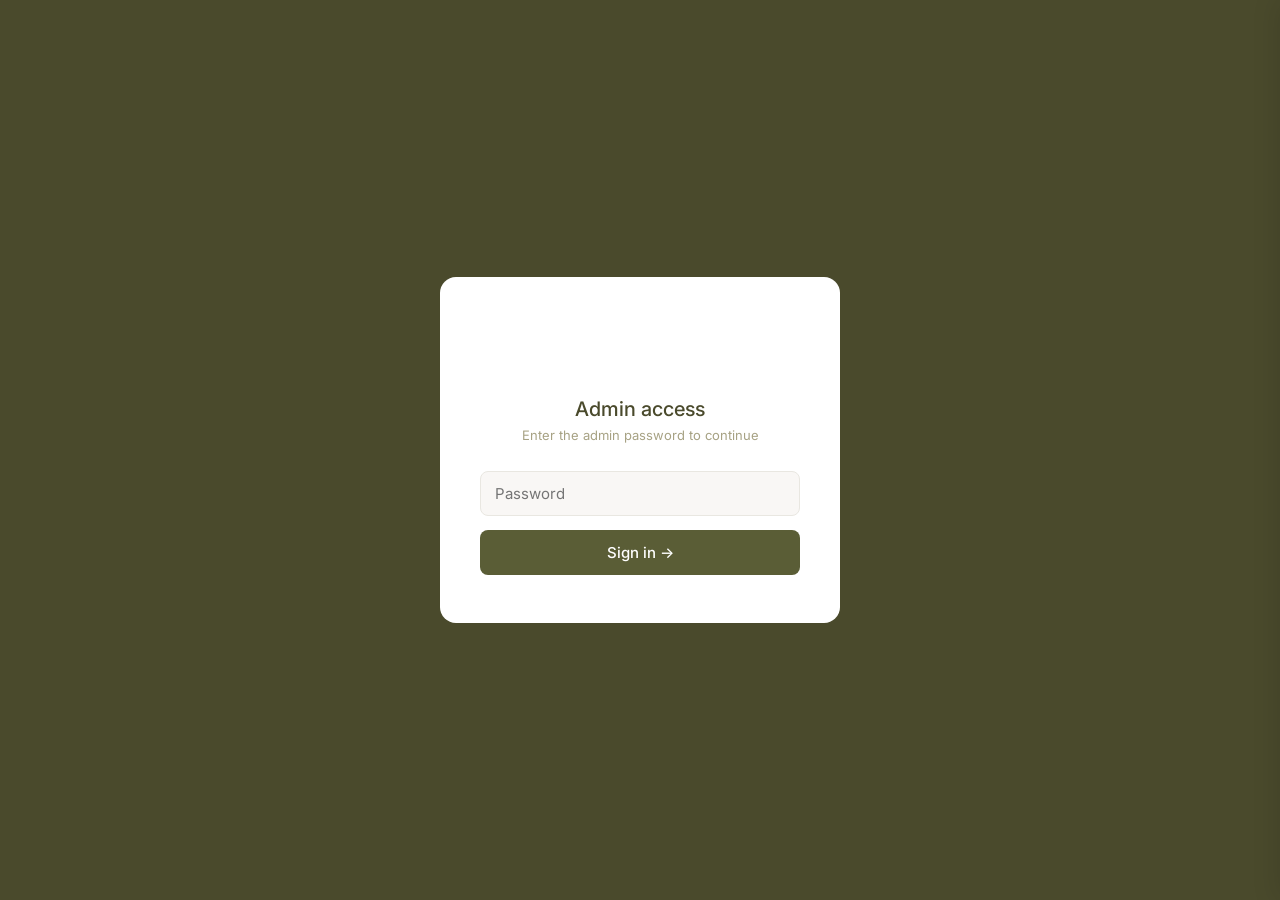
<file: admin.html>
<!DOCTYPE html>
<html lang="en">
<head>
  <meta charset="UTF-8" />
  <meta name="viewport" content="width=device-width, initial-scale=1.0" />
  <title>Admin Panel — 4orth Space</title>
  <link rel="preconnect" href="https://fonts.googleapis.com" />
  <link rel="preconnect" href="https://fonts.gstatic.com" crossorigin />
  <link href="https://fonts.googleapis.com/css2?family=Inter:wght@300;400;500;600&display=swap" rel="stylesheet" />
  <style>
    *, *::before, *::after { box-sizing: border-box; margin: 0; padding: 0; }
    :root {
      --brand: #5A5D36; --brand-dark: #4A4A2C; --tan: #B8AA80; --tan-dark: #A7A284;
      --cream: #F9F7F5; --cream-mid: #F2F1EC; --border: #E9E7E1; --muted: #A7A284;
      --text: #4A4A2C; --white: #FFFFFF;
      --font: 'Inter', sans-serif;
    }
    body { font-family: var(--font); background: var(--cream); color: var(--text); min-height: 100vh; }

    /* LOGIN */
    #loginScreen {
      min-height: 100vh; display: flex; align-items: center; justify-content: center;
      background: var(--brand-dark); padding: 20px;
    }
    .login-box {
      background: var(--white); border-radius: 16px; padding: 48px 40px;
      width: 100%; max-width: 400px; text-align: center;
    }
    .login-logo { height: 44px; margin: 0 auto 28px; display: block; }
    .login-title { font-size: 20px; font-weight: 500; color: var(--text); margin-bottom: 6px; }
    .login-sub { font-size: 13px; color: var(--muted); margin-bottom: 28px; }
    .login-box input[type="password"] {
      width: 100%; padding: 12px 14px; border: 1px solid var(--border); border-radius: 8px;
      font-family: var(--font); font-size: 15px; color: var(--text); background: var(--cream);
      outline: none; margin-bottom: 14px; transition: border-color 0.2s;
    }
    .login-box input:focus { border-color: var(--brand); }
    .login-btn {
      width: 100%; background: var(--brand); color: var(--white); border: none;
      padding: 13px; border-radius: 8px; font-size: 15px; font-weight: 500;
      cursor: pointer; font-family: var(--font); transition: background 0.2s;
    }
    .login-btn:hover { background: var(--brand-dark); }
    .login-error { font-size: 13px; color: #b91c1c; margin-top: 10px; display: none; }

    /* ADMIN SHELL */
    #adminShell { display: none; }
    .admin-header {
      background: var(--brand-dark); color: var(--white); padding: 0 32px;
      display: flex; align-items: center; justify-content: space-between; height: 60px;
      position: sticky; top: 0; z-index: 50;
    }
    .admin-header-left { display: flex; align-items: center; gap: 20px; }
    .admin-logo { height: 34px; filter: brightness(0) invert(1); opacity: 0.9; }
    .admin-badge { font-size: 11px; font-weight: 500; background: rgba(255,255,255,0.15); padding: 3px 10px; border-radius: 100px; letter-spacing: 0.5px; }
    .admin-logout { font-size: 13px; color: rgba(255,255,255,0.6); background: none; border: none; cursor: pointer; font-family: var(--font); transition: color 0.2s; }
    .admin-logout:hover { color: var(--white); }

    .admin-body { display: flex; min-height: calc(100vh - 60px); }

    /* SIDEBAR */
    .sidebar {
      width: 220px; background: var(--white); border-right: 1px solid var(--border);
      padding: 28px 0; flex-shrink: 0;
    }
    .sidebar-section { font-size: 10px; font-weight: 500; letter-spacing: 1.2px; text-transform: uppercase; color: var(--muted); padding: 0 20px; margin-bottom: 8px; }
    .sidebar-link {
      display: flex; align-items: center; justify-content: space-between;
      padding: 10px 20px; font-size: 14px; color: #5C5B37; cursor: pointer;
      transition: background 0.15s; border: none; background: none; width: 100%; text-align: left; font-family: var(--font);
    }
    .sidebar-link:hover { background: var(--cream); color: var(--text); }
    .sidebar-link.active { background: var(--cream-mid); color: var(--brand-dark); font-weight: 500; border-right: 3px solid var(--brand); }
    .sidebar-badge { background: var(--brand); color: var(--white); font-size: 10px; font-weight: 500; padding: 2px 7px; border-radius: 100px; min-width: 20px; text-align: center; }

    /* MAIN */
    .admin-main { flex: 1; padding: 32px; overflow-y: auto; }
    .panel { display: none; }
    .panel.active { display: block; }

    /* STATS ROW */
    .stats-row { display: grid; grid-template-columns: repeat(4, 1fr); gap: 16px; margin-bottom: 32px; }
    .stat-card { background: var(--white); border: 1px solid var(--border); border-radius: 12px; padding: 20px 24px; }
    .stat-num { font-size: 30px; font-weight: 500; color: var(--brand-dark); font-family: 'Playfair Display', serif; line-height: 1; margin-bottom: 4px; }
    .stat-label { font-size: 12px; color: var(--muted); }

    /* SECTION HEADER */
    .section-header { display: flex; align-items: center; justify-content: space-between; margin-bottom: 20px; }
    .section-title { font-size: 16px; font-weight: 500; color: var(--text); }
    .btn-export { font-size: 12px; font-weight: 500; color: var(--brand); border: 1px solid var(--brand); background: none; padding: 7px 14px; border-radius: 6px; cursor: pointer; font-family: var(--font); transition: background 0.2s; }
    .btn-export:hover { background: var(--cream-mid); }

    /* TABLE */
    .table-wrap { background: var(--white); border: 1px solid var(--border); border-radius: 12px; overflow: hidden; }
    table { width: 100%; border-collapse: collapse; font-size: 13px; }
    thead { background: var(--cream-mid); }
    thead th { padding: 12px 16px; text-align: left; font-weight: 500; font-size: 11px; text-transform: uppercase; letter-spacing: 0.8px; color: var(--muted); }
    tbody tr { border-top: 1px solid var(--border); transition: background 0.15s; }
    tbody tr:hover { background: var(--cream); }
    td { padding: 13px 16px; vertical-align: top; color: var(--text); }
    td.muted { color: var(--muted); font-size: 12px; }
    .empty-state { padding: 48px; text-align: center; color: var(--muted); font-size: 14px; }

    /* BADGES */
    .badge { display: inline-block; font-size: 11px; font-weight: 500; padding: 3px 10px; border-radius: 100px; }
    .badge-pending { background: #FEF3C7; color: #92400E; }
    .badge-confirmed { background: #D1FAE5; color: #065F46; }
    .badge-rejected { background: #FEE2E2; color: #991B1B; }
    .badge-new { background: #EDE9FE; color: #5B21B6; }
    .badge-read { background: var(--cream-mid); color: var(--muted); }
    .badge-sig { background: var(--cream-mid); color: var(--brand-dark); }
    .badge-res { background: #D1FAE5; color: #065F46; }
    .badge-exec { background: var(--brand-dark); color: var(--white); }

    /* ACTION BUTTONS */
    .action-btn { font-size: 11px; font-weight: 500; border: none; padding: 5px 10px; border-radius: 5px; cursor: pointer; font-family: var(--font); transition: opacity 0.2s; margin-right: 4px; }
    .action-btn:hover { opacity: 0.75; }
    .btn-confirm { background: #D1FAE5; color: #065F46; }
    .btn-reject { background: #FEE2E2; color: #991B1B; }
    .btn-mark-read { background: var(--cream-mid); color: var(--muted); }
    .btn-delete { background: #FEE2E2; color: #991B1B; }

    /* DETAIL DRAWER */
    .drawer-overlay { display: none; position: fixed; inset: 0; background: rgba(0,0,0,0.3); z-index: 200; }
    .drawer { position: fixed; right: 0; top: 0; bottom: 0; width: 420px; background: var(--white); box-shadow: -4px 0 24px rgba(0,0,0,0.1); z-index: 201; padding: 32px; overflow-y: auto; transform: translateX(100%); transition: transform 0.25s; }
    .drawer.open { transform: translateX(0); }
    .drawer-overlay.open { display: block; }
    .drawer-close { position: absolute; top: 20px; right: 20px; background: none; border: none; font-size: 20px; cursor: pointer; color: var(--muted); }
    .drawer-title { font-size: 18px; font-weight: 500; color: var(--text); margin-bottom: 4px; }
    .drawer-sub { font-size: 12px; color: var(--muted); margin-bottom: 24px; }
    .detail-row { display: flex; gap: 12px; margin-bottom: 14px; border-bottom: 1px solid var(--border); padding-bottom: 14px; }
    .detail-row:last-of-type { border-bottom: none; }
    .detail-key { font-size: 12px; font-weight: 500; color: var(--muted); min-width: 110px; flex-shrink: 0; }
    .detail-val { font-size: 13px; color: var(--text); word-break: break-word; }
    .drawer-actions { margin-top: 24px; display: flex; gap: 10px; flex-wrap: wrap; }
    .drawer-btn { flex: 1; padding: 10px; border-radius: 8px; border: none; font-size: 13px; font-weight: 500; cursor: pointer; font-family: var(--font); }

    /* FILTER BAR */
    .filter-bar { display: flex; gap: 10px; margin-bottom: 20px; flex-wrap: wrap; }
    .filter-btn { font-size: 12px; font-weight: 500; padding: 6px 14px; border-radius: 100px; border: 1px solid var(--border); background: var(--white); color: #5C5B37; cursor: pointer; font-family: var(--font); transition: all 0.15s; }
    .filter-btn.active { background: var(--brand); color: var(--white); border-color: var(--brand); }
    .search-input { padding: 7px 12px; border: 1px solid var(--border); border-radius: 8px; font-size: 13px; font-family: var(--font); color: var(--text); background: var(--white); outline: none; width: 220px; }
    .search-input:focus { border-color: var(--brand); }

    /* OVERVIEW */
    .quick-actions { display: grid; grid-template-columns: 1fr 1fr 1fr; gap: 16px; margin-bottom: 32px; }
    .qa-card { background: var(--white); border: 1px solid var(--border); border-radius: 12px; padding: 20px; cursor: pointer; transition: border-color 0.2s; }
    .qa-card:hover { border-color: var(--brand); }
    .qa-icon { font-size: 24px; margin-bottom: 10px; }
    .qa-title { font-size: 14px; font-weight: 500; color: var(--text); }
    .qa-desc { font-size: 12px; color: var(--muted); margin-top: 3px; }

    @media (max-width: 900px) {
      .sidebar { display: none; }
      .stats-row { grid-template-columns: 1fr 1fr; }
      .drawer { width: 100%; }
    }
  </style>
</head>
<body>

<!-- LOGIN -->
<div id="loginScreen">
  <div class="login-box">
    <img src="logo.png" alt="4orth Space" class="login-logo" />
    <div class="login-title">Admin access</div>
    <div class="login-sub">Enter the admin password to continue</div>
    <input type="password" id="pwInput" placeholder="Password" onkeydown="if(event.key==='Enter')doLogin()" />
    <button class="login-btn" onclick="doLogin()">Sign in →</button>
    <div class="login-error" id="loginError">Incorrect password. Please try again.</div>
  </div>
</div>

<!-- ADMIN SHELL -->
<div id="adminShell">
  <div class="admin-header">
    <div class="admin-header-left">
      <img src="logo.png" alt="4orth" class="admin-logo" />
      <span class="admin-badge">Admin panel</span>
    </div>
    <button class="admin-logout" onclick="logout()">Sign out</button>
  </div>
  <div class="admin-body">
    <!-- Sidebar -->
    <aside class="sidebar">
      <div class="sidebar-section" style="margin-top:0;">Overview</div>
      <button class="sidebar-link active" onclick="showPanel('overview', this)">Dashboard</button>
      <div class="sidebar-section" style="margin-top:20px;">Manage</div>
      <button class="sidebar-link" onclick="showPanel('members', this)">Members <span class="sidebar-badge" id="membersBadge">0</span></button>
      <button class="sidebar-link" onclick="showPanel('bookings', this)">Bookings <span class="sidebar-badge" id="bookingsBadge">0</span></button>
      <button class="sidebar-link" onclick="showPanel('messages', this)">Messages <span class="sidebar-badge" id="messagesBadge">0</span></button>
      <button class="sidebar-link" onclick="showPanel('notify', this)">Notify List <span class="sidebar-badge" id="notifyBadge">0</span></button>
      <button class="sidebar-link" onclick="showPanel('analytics', this)">Analytics</button>
    </aside>

    <!-- Main -->
    <main class="admin-main">

      <!-- OVERVIEW -->
      <div class="panel active" id="panel-overview">
        <div class="stats-row" id="statsRow">
          <div class="stat-card"><div class="stat-num" id="stat-members">0</div><div class="stat-label">Total members</div></div>
          <div class="stat-card"><div class="stat-num" id="stat-pending">0</div><div class="stat-label">Pending approvals</div></div>
          <div class="stat-card"><div class="stat-num" id="stat-bookings">0</div><div class="stat-label">Space bookings</div></div>
          <div class="stat-card"><div class="stat-num" id="stat-messages">0</div><div class="stat-label">Contact messages</div></div>
        </div>
        <div class="quick-actions">
          <div class="qa-card" onclick="showPanel('members', document.querySelector('[onclick*=members]'))">
            <div class="qa-icon">👥</div>
            <div class="qa-title">Review members</div>
            <div class="qa-desc">Confirm or decline pending registrations</div>
          </div>
          <div class="qa-card" onclick="showPanel('bookings', document.querySelector('[onclick*=bookings]'))">
            <div class="qa-icon">🗓️</div>
            <div class="qa-title">Space bookings</div>
            <div class="qa-desc">Manage incoming booking requests</div>
          </div>
          <div class="qa-card" onclick="showPanel('messages', document.querySelector('[onclick*=messages]'))">
            <div class="qa-icon">✉️</div>
            <div class="qa-title">Contact messages</div>
            <div class="qa-desc">View and respond to enquiries</div>
          </div>
        </div>
        <div class="table-wrap">
          <table>
            <thead><tr><th>Recent activity</th><th>Type</th><th>Date</th><th>Status</th></tr></thead>
            <tbody id="activityTable"><tr><td colspan="4" class="empty-state">No activity yet</td></tr></tbody>
          </table>
        </div>
      </div>

      <!-- MEMBERS -->
      <div class="panel" id="panel-members">
        <div class="section-header">
          <span class="section-title">Members</span>
          <button class="btn-export" onclick="exportCSV('members')">Export CSV</button>
        </div>
        <div class="filter-bar">
          <input type="text" class="search-input" placeholder="Search by name or email…" oninput="filterMembers(this.value)" />
          <button class="filter-btn active" onclick="filterMemberStatus('all', this)">All</button>
          <button class="filter-btn" onclick="filterMemberStatus('pending', this)">Pending</button>
          <button class="filter-btn" onclick="filterMemberStatus('confirmed', this)">Confirmed</button>
          <button class="filter-btn" onclick="filterMemberStatus('rejected', this)">Rejected</button>
        </div>
        <div class="table-wrap">
          <table>
            <thead><tr><th>Name</th><th>Email</th><th>Tier</th><th>Occupation</th><th>Joined</th><th>Status</th><th>Actions</th></tr></thead>
            <tbody id="membersTable"><tr><td colspan="7" class="empty-state">No members yet</td></tr></tbody>
          </table>
        </div>
      </div>

      <!-- BOOKINGS -->
      <div class="panel" id="panel-bookings">
        <div class="section-header">
          <span class="section-title">Space bookings</span>
          <button class="btn-export" onclick="exportCSV('bookings')">Export CSV</button>
        </div>
        <div class="filter-bar">
          <input type="text" class="search-input" placeholder="Search bookings…" oninput="filterBookings(this.value)" />
          <button class="filter-btn active" onclick="filterBookingStatus('all', this)">All</button>
          <button class="filter-btn" onclick="filterBookingStatus('pending', this)">Pending</button>
          <button class="filter-btn" onclick="filterBookingStatus('confirmed', this)">Confirmed</button>
        </div>
        <div class="table-wrap">
          <table>
            <thead><tr><th>Name</th><th>Email</th><th>Space</th><th>Submitted</th><th>Status</th><th>Actions</th></tr></thead>
            <tbody id="bookingsTable"><tr><td colspan="6" class="empty-state">No bookings yet</td></tr></tbody>
          </table>
        </div>
      </div>

      <!-- MESSAGES -->
      <div class="panel" id="panel-messages">
        <div class="section-header">
          <span class="section-title">Contact messages</span>
          <button class="btn-export" onclick="exportCSV('messages')">Export CSV</button>
        </div>
        <div class="filter-bar">
          <input type="text" class="search-input" placeholder="Search messages…" oninput="filterMessages(this.value)" />
          <button class="filter-btn active" onclick="filterMessageStatus('all', this)">All</button>
          <button class="filter-btn" onclick="filterMessageStatus('new', this)">Unread</button>
          <button class="filter-btn" onclick="filterMessageStatus('read', this)">Read</button>
        </div>
        <div class="table-wrap">
          <table>
            <thead><tr><th>Name</th><th>Email</th><th>Subject / interest</th><th>Received</th><th>Status</th><th>Actions</th></tr></thead>
            <tbody id="messagesTable"><tr><td colspan="6" class="empty-state">No messages yet</td></tr></tbody>
          </table>
        </div>
      </div>

      <!-- NOTIFY LIST -->
      <div class="panel" id="panel-notify">
        <div class="section-header">
          <span class="section-title">Notify List</span>
          <button class="btn-export" onclick="exportCSV('notify')">Export CSV</button>
        </div>
        <div class="filter-bar">
          <input type="text" class="search-input" placeholder="Search by email…" oninput="filterNotify(this.value)" />
          <button class="btn-export" onclick="copyAllEmails()" style="margin-left:auto;">Copy all emails</button>
        </div>
        <div class="table-wrap">
          <table>
            <thead><tr><th>Email</th><th>Signed up</th><th>Actions</th></tr></thead>
            <tbody id="notifyTable"><tr><td colspan="3" class="empty-state">No sign-ups yet</td></tr></tbody>
          </table>
        </div>
      </div>

      <!-- ANALYTICS -->
      <div class="panel" id="panel-analytics">
        <div class="section-header">
          <span class="section-title">Website analytics</span>
          <div style="display:flex;gap:8px;">
            <button class="btn-export" onclick="exportAnalyticsCSV()">Export CSV</button>
            <button class="btn-export" style="color:#991B1B;border-color:#991B1B;" onclick="clearAnalytics()">Clear data</button>
          </div>
        </div>

        <!-- Summary stats -->
        <div class="stats-row" style="grid-template-columns:repeat(4,1fr);margin-bottom:24px;" id="analyticsStats">
          <div class="stat-card"><div class="stat-num" id="an-total">0</div><div class="stat-label">Total visits</div></div>
          <div class="stat-card"><div class="stat-num" id="an-today">0</div><div class="stat-label">Visits today</div></div>
          <div class="stat-card"><div class="stat-num" id="an-avgdur">0s</div><div class="stat-label">Avg. time on site</div></div>
          <div class="stat-card"><div class="stat-num" id="an-mobile">0%</div><div class="stat-label">Mobile visitors</div></div>
        </div>

        <!-- Charts row -->
        <div style="display:grid;grid-template-columns:2fr 1fr 1fr;gap:16px;margin-bottom:24px;">
          <!-- Daily chart -->
          <div style="background:var(--white);border:1px solid var(--border);border-radius:12px;padding:20px;">
            <div style="font-size:12px;font-weight:500;color:var(--muted);text-transform:uppercase;letter-spacing:.8px;margin-bottom:16px;">Visits — last 14 days</div>
            <div id="barChart" style="display:flex;align-items:flex-end;gap:6px;height:100px;"></div>
            <div id="barLabels" style="display:flex;gap:6px;margin-top:6px;"></div>
          </div>
          <!-- Pages -->
          <div style="background:var(--white);border:1px solid var(--border);border-radius:12px;padding:20px;">
            <div style="font-size:12px;font-weight:500;color:var(--muted);text-transform:uppercase;letter-spacing:.8px;margin-bottom:16px;">Pages</div>
            <div id="pageBreakdown"></div>
          </div>
          <!-- Devices -->
          <div style="background:var(--white);border:1px solid var(--border);border-radius:12px;padding:20px;">
            <div style="font-size:12px;font-weight:500;color:var(--muted);text-transform:uppercase;letter-spacing:.8px;margin-bottom:16px;">Devices &amp; browsers</div>
            <div id="deviceBreakdown"></div>
          </div>
        </div>

        <!-- Country + referrers row -->
        <div style="display:grid;grid-template-columns:1fr 1fr 1fr;gap:16px;margin-bottom:24px;">
          <div style="background:var(--white);border:1px solid var(--border);border-radius:12px;padding:20px;">
            <div style="font-size:12px;font-weight:500;color:var(--muted);text-transform:uppercase;letter-spacing:.8px;margin-bottom:16px;">🌍 Countries</div>
            <div id="countryBreakdown"></div>
          </div>
          <div style="background:var(--white);border:1px solid var(--border);border-radius:12px;padding:20px;">
            <div style="font-size:12px;font-weight:500;color:var(--muted);text-transform:uppercase;letter-spacing:.8px;margin-bottom:16px;">Top referrers</div>
            <div id="referrerBreakdown"></div>
          </div>
          <div style="background:var(--white);border:1px solid var(--border);border-radius:12px;padding:20px;">
            <div style="font-size:12px;font-weight:500;color:var(--muted);text-transform:uppercase;letter-spacing:.8px;margin-bottom:16px;">Browsers</div>
            <div id="browserBreakdown"></div>
          </div>
        </div>

        <!-- UK vs Nigeria highlight -->
        <div style="display:grid;grid-template-columns:1fr 1fr;gap:16px;margin-bottom:24px;" id="ukNgRow">
          <div style="background:var(--brand-dark);border-radius:12px;padding:24px;display:flex;align-items:center;gap:20px;">
            <div style="font-size:36px;">🇬🇧</div>
            <div>
              <div style="font-size:11px;font-weight:500;letter-spacing:1px;text-transform:uppercase;color:var(--tan);margin-bottom:4px;">United Kingdom</div>
              <div style="font-size:32px;font-weight:500;color:var(--white);line-height:1;" id="ukCount">0</div>
              <div style="font-size:12px;color:rgba(255,255,255,0.5);margin-top:2px;" id="ukPct">0% of visits</div>
            </div>
          </div>
          <div style="background:var(--brand);border-radius:12px;padding:24px;display:flex;align-items:center;gap:20px;">
            <div style="font-size:36px;">🇳🇬</div>
            <div>
              <div style="font-size:11px;font-weight:500;letter-spacing:1px;text-transform:uppercase;color:var(--tan);margin-bottom:4px;">Nigeria</div>
              <div style="font-size:32px;font-weight:500;color:var(--white);line-height:1;" id="ngCount">0</div>
              <div style="font-size:12px;color:rgba(255,255,255,0.5);margin-top:2px;" id="ngPct">0% of visits</div>
            </div>
          </div>
        </div>

        <!-- Recent visits log -->
        <div class="table-wrap">
          <table>
            <thead><tr><th>Page</th><th>Country</th><th>City</th><th>Device</th><th>Browser</th><th>Referrer</th><th>Duration</th><th>Date &amp; time</th></tr></thead>
            <tbody id="analyticsTable"><tr><td colspan="8" class="empty-state">No visits recorded yet — visits are logged when a page is closed or navigated away from.</td></tr></tbody>
          </table>
        </div>
      </div>

    </main>
  </div>
</div>

<!-- DETAIL DRAWER -->
<div class="drawer-overlay" id="drawerOverlay" onclick="closeDrawer()"></div>
<div class="drawer" id="drawer">
  <button class="drawer-close" onclick="closeDrawer()">✕</button>
  <div class="drawer-title" id="drawerTitle"></div>
  <div class="drawer-sub" id="drawerSub"></div>
  <div id="drawerBody"></div>
  <div class="drawer-actions" id="drawerActions"></div>
</div>

<script>
  const ADMIN_PASSWORD = '4orth@Admin2026';
  let currentDrawerId = null;
  let currentDrawerType = null;
  let memberFilter = { search: '', status: 'all' };
  let bookingFilter = { search: '', status: 'all' };
  let messageFilter = { search: '', status: 'all' };

  function doLogin() {
    const pw = document.getElementById('pwInput').value;
    if (pw === ADMIN_PASSWORD) {
      document.getElementById('loginScreen').style.display = 'none';
      document.getElementById('adminShell').style.display = 'block';
      sessionStorage.setItem('4orth_admin', '1');
      refreshAll();
    } else {
      document.getElementById('loginError').style.display = 'block';
    }
  }

  function logout() {
    sessionStorage.removeItem('4orth_admin');
    location.reload();
  }

  if (sessionStorage.getItem('4orth_admin')) {
    document.getElementById('loginScreen').style.display = 'none';
    document.getElementById('adminShell').style.display = 'block';
    setTimeout(refreshAll, 50);
  }

  function getData(key) { return JSON.parse(localStorage.getItem(key) || '[]'); }
  function setData(key, val) { localStorage.setItem(key, JSON.stringify(val)); }

  function refreshAll() {
    refreshStats();
    renderMembers();
    renderBookings();
    renderMessages();
    renderNotify();
    renderActivity();
  }

  function refreshStats() {
    const members = getData('4orth_members');
    const bookings = getData('4orth_bookings');
    const messages = getData('4orth_messages');
    const notify = getData('4orth_notify');
    const pending = members.filter(m => m.status === 'pending').length;
    document.getElementById('stat-members').textContent = members.length;
    document.getElementById('stat-pending').textContent = pending;
    document.getElementById('stat-bookings').textContent = bookings.length;
    document.getElementById('stat-messages').textContent = messages.length;
    document.getElementById('membersBadge').textContent = pending;
    document.getElementById('bookingsBadge').textContent = bookings.filter(b => b.status === 'pending').length;
    document.getElementById('messagesBadge').textContent = messages.filter(m => m.status === 'new').length;
    document.getElementById('notifyBadge').textContent = notify.length;
  }

  /* ---- NOTIFY LIST ---- */
  let notifySearch = '';
  function renderNotify() {
    let data = getData('4orth_notify');
    if (notifySearch) {
      const q = notifySearch.toLowerCase();
      data = data.filter(n => n.email.toLowerCase().includes(q));
    }
    const tb = document.getElementById('notifyTable');
    if (!data.length) { tb.innerHTML = '<tr><td colspan="3" class="empty-state">No sign-ups yet</td></tr>'; return; }
    tb.innerHTML = data.map(n => `
      <tr>
        <td><strong>${n.email}</strong></td>
        <td class="muted">${fmt(n.submittedAt)}</td>
        <td><button class="action-btn btn-delete" onclick="deleteItem('4orth_notify','${n.id}')">Delete</button></td>
      </tr>`).join('');
  }

  function filterNotify(q) { notifySearch = q; renderNotify(); }

  function copyAllEmails() {
    const data = getData('4orth_notify');
    if (!data.length) { alert('No emails to copy.'); return; }
    navigator.clipboard.writeText(data.map(n => n.email).join(', '));
    alert(`${data.length} email${data.length !== 1 ? 's' : ''} copied to clipboard.`);
  }

  function fmt(iso) {
    if (!iso) return '—';
    const d = new Date(iso);
    return d.toLocaleDateString('en-GB', { day: 'numeric', month: 'short', year: 'numeric' });
  }

  function tierBadge(t) {
    if (!t) return '';
    const map = { signature: 'badge-sig', residency: 'badge-res', executive: 'badge-exec' };
    return `<span class="badge ${map[t] || 'badge-sig'}">${t.charAt(0).toUpperCase()+t.slice(1)}</span>`;
  }

  function statusBadge(s) {
    const map = { pending: 'badge-pending', confirmed: 'badge-confirmed', rejected: 'badge-rejected', new: 'badge-new', read: 'badge-read' };
    return `<span class="badge ${map[s] || 'badge-pending'}">${s || 'pending'}</span>`;
  }

  /* ---- MEMBERS ---- */
  function renderMembers() {
    let data = getData('4orth_members');
    if (memberFilter.status !== 'all') data = data.filter(m => m.status === memberFilter.status);
    if (memberFilter.search) {
      const q = memberFilter.search.toLowerCase();
      data = data.filter(m => (m.firstName+' '+m.lastName+' '+m.email).toLowerCase().includes(q));
    }
    const tb = document.getElementById('membersTable');
    if (!data.length) { tb.innerHTML = '<tr><td colspan="7" class="empty-state">No members found</td></tr>'; return; }
    tb.innerHTML = data.map(m => `
      <tr>
        <td><strong>${m.firstName||''} ${m.lastName||''}</strong></td>
        <td class="muted">${m.email||''}</td>
        <td>${tierBadge(m.membershipTier)}</td>
        <td class="muted">${m.occupation||'—'}</td>
        <td class="muted">${fmt(m.submittedAt)}</td>
        <td>${statusBadge(m.status)}</td>
        <td>
          <button class="action-btn btn-confirm" onclick="updateStatus('4orth_members','${m.id}','confirmed')">Confirm</button>
          <button class="action-btn btn-reject" onclick="updateStatus('4orth_members','${m.id}','rejected')">Decline</button>
          <button class="action-btn btn-mark-read" onclick="openDrawer('member','${m.id}')">View</button>
        </td>
      </tr>`).join('');
  }

  function filterMembers(q) { memberFilter.search = q; renderMembers(); }
  function filterMemberStatus(s, btn) {
    memberFilter.status = s;
    document.querySelectorAll('#panel-members .filter-btn').forEach(b => b.classList.remove('active'));
    btn.classList.add('active');
    renderMembers();
  }

  /* ---- BOOKINGS ---- */
  function renderBookings() {
    let data = getData('4orth_bookings');
    if (bookingFilter.status !== 'all') data = data.filter(b => b.status === bookingFilter.status);
    if (bookingFilter.search) {
      const q = bookingFilter.search.toLowerCase();
      data = data.filter(b => (b.name+' '+b.email+' '+(b.interest||'')).toLowerCase().includes(q));
    }
    const tb = document.getElementById('bookingsTable');
    if (!data.length) { tb.innerHTML = '<tr><td colspan="6" class="empty-state">No bookings yet</td></tr>'; return; }
    tb.innerHTML = data.map(b => `
      <tr>
        <td><strong>${b.name||''}</strong></td>
        <td class="muted">${b.email||''}</td>
        <td>${b.interest||'—'}</td>
        <td class="muted">${fmt(b.submittedAt)}</td>
        <td>${statusBadge(b.status)}</td>
        <td>
          <button class="action-btn btn-confirm" onclick="updateStatus('4orth_bookings','${b.id}','confirmed')">Confirm</button>
          <button class="action-btn btn-reject" onclick="updateStatus('4orth_bookings','${b.id}','rejected')">Decline</button>
          <button class="action-btn btn-mark-read" onclick="openDrawer('booking','${b.id}')">View</button>
        </td>
      </tr>`).join('');
  }

  function filterBookings(q) { bookingFilter.search = q; renderBookings(); }
  function filterBookingStatus(s, btn) {
    bookingFilter.status = s;
    document.querySelectorAll('#panel-bookings .filter-btn').forEach(b => b.classList.remove('active'));
    btn.classList.add('active');
    renderBookings();
  }

  /* ---- MESSAGES ---- */
  function renderMessages() {
    let data = getData('4orth_messages');
    if (messageFilter.status !== 'all') data = data.filter(m => m.status === messageFilter.status);
    if (messageFilter.search) {
      const q = messageFilter.search.toLowerCase();
      data = data.filter(m => (m.name+' '+m.email+' '+(m.message||'')).toLowerCase().includes(q));
    }
    const tb = document.getElementById('messagesTable');
    if (!data.length) { tb.innerHTML = '<tr><td colspan="6" class="empty-state">No messages yet</td></tr>'; return; }
    tb.innerHTML = data.map(m => `
      <tr>
        <td><strong>${m.name||''}</strong></td>
        <td class="muted">${m.email||''}</td>
        <td class="muted">${m.interest||m.message?.substring(0,60)||'—'}${(m.message?.length>60)?'…':''}</td>
        <td class="muted">${fmt(m.submittedAt)}</td>
        <td>${statusBadge(m.status||'new')}</td>
        <td>
          <button class="action-btn btn-mark-read" onclick="updateStatus('4orth_messages','${m.id}','read');openDrawer('message','${m.id}')">View</button>
          <button class="action-btn btn-delete" onclick="deleteItem('4orth_messages','${m.id}')">Delete</button>
        </td>
      </tr>`).join('');
  }

  function filterMessages(q) { messageFilter.search = q; renderMessages(); }
  function filterMessageStatus(s, btn) {
    messageFilter.status = s;
    document.querySelectorAll('#panel-messages .filter-btn').forEach(b => b.classList.remove('active'));
    btn.classList.add('active');
    renderMessages();
  }

  /* ---- ACTIVITY ---- */
  function renderActivity() {
    const all = [
      ...getData('4orth_members').map(m => ({ label: `${m.firstName} ${m.lastName}`, type: 'Member registration', date: m.submittedAt, status: m.status })),
      ...getData('4orth_bookings').map(b => ({ label: b.name, type: 'Space booking', date: b.submittedAt, status: b.status })),
      ...getData('4orth_messages').map(m => ({ label: m.name, type: 'Contact message', date: m.submittedAt, status: m.status||'new' }))
    ].sort((a,b) => new Date(b.date) - new Date(a.date)).slice(0, 10);
    const tb = document.getElementById('activityTable');
    if (!all.length) { tb.innerHTML = '<tr><td colspan="4" class="empty-state">No activity yet</td></tr>'; return; }
    tb.innerHTML = all.map(a => `<tr><td>${a.label}</td><td class="muted">${a.type}</td><td class="muted">${fmt(a.date)}</td><td>${statusBadge(a.status)}</td></tr>`).join('');
  }

  /* ---- STATUS UPDATE ---- */
  function updateStatus(key, id, status) {
    const data = getData(key);
    const item = data.find(d => d.id === id);
    if (item) { item.status = status; setData(key, data); refreshAll(); }
    if (currentDrawerId === id) openDrawer(currentDrawerType, id);
  }

  function deleteItem(key, id) {
    if (!confirm('Delete this item?')) return;
    const data = getData(key).filter(d => d.id !== id);
    setData(key, data); refreshAll(); closeDrawer();
  }

  /* ---- DRAWER ---- */
  function openDrawer(type, id) {
    currentDrawerId = id; currentDrawerType = type;
    const keyMap = { member: '4orth_members', booking: '4orth_bookings', message: '4orth_messages' };
    const item = getData(keyMap[type]).find(d => d.id === id);
    if (!item) return;

    const titleMap = { member: `${item.firstName||''} ${item.lastName||''}`, booking: item.name||'Booking', message: item.name||'Message' };
    const subMap = { member: `Membership registration · ${item.membershipTier||''}`, booking: `Space booking · ${item.interest||''}`, message: `Contact enquiry · ${fmt(item.submittedAt)}` };

    document.getElementById('drawerTitle').textContent = titleMap[type];
    document.getElementById('drawerSub').textContent = subMap[type];

    const skip = ['id','type','status'];
    const labels = { firstName:'First name', lastName:'Last name', email:'Email', phone:'Phone', dob:'Date of birth', gender:'Gender', occupation:'Occupation', organisation:'Organisation', sector:'Sector', linkedin:'LinkedIn', whyJoin:'Why joining', referral:'Referral', membershipTier:'Membership tier', submittedAt:'Submitted', newsletter:'Newsletter opt-in', consent:'Consent given', name:'Name', interest:'Interest', message:'Message', phone2:'Phone' };

    document.getElementById('drawerBody').innerHTML = Object.entries(item).filter(([k]) => !skip.includes(k)).map(([k,v]) => `
      <div class="detail-row">
        <div class="detail-key">${labels[k]||k}</div>
        <div class="detail-val">${v===true?'Yes':v===false?'No':v||'—'}</div>
      </div>`).join('');

    const actions = document.getElementById('drawerActions');
    if (type === 'member') {
      actions.innerHTML = `
        <button class="drawer-btn btn-confirm" onclick="updateStatus('4orth_members','${id}','confirmed')">Confirm member</button>
        <button class="drawer-btn btn-reject" onclick="updateStatus('4orth_members','${id}','rejected')">Decline</button>
        <button class="drawer-btn btn-delete" onclick="deleteItem('4orth_members','${id}')">Delete</button>`;
    } else if (type === 'booking') {
      actions.innerHTML = `
        <button class="drawer-btn btn-confirm" onclick="updateStatus('4orth_bookings','${id}','confirmed')">Confirm booking</button>
        <button class="drawer-btn btn-reject" onclick="updateStatus('4orth_bookings','${id}','rejected')">Decline</button>
        <button class="drawer-btn btn-delete" onclick="deleteItem('4orth_bookings','${id}')">Delete</button>`;
    } else {
      actions.innerHTML = `
        <button class="drawer-btn btn-mark-read" onclick="updateStatus('4orth_messages','${id}','read')">Mark read</button>
        <button class="drawer-btn btn-delete" onclick="deleteItem('4orth_messages','${id}')">Delete</button>`;
    }

    document.getElementById('drawer').classList.add('open');
    document.getElementById('drawerOverlay').classList.add('open');
  }

  function closeDrawer() {
    document.getElementById('drawer').classList.remove('open');
    document.getElementById('drawerOverlay').classList.remove('open');
    currentDrawerId = null; currentDrawerType = null;
  }

  /* ---- PANELS ---- */

  /* ---- EXPORT CSV ---- */
  function exportCSV(type) {
    const keyMap = { members: '4orth_members', bookings: '4orth_bookings', messages: '4orth_messages', notify: '4orth_notify' };
    const data = getData(keyMap[type]);
    if (!data.length) { alert('No data to export.'); return; }
    const keys = Object.keys(data[0]);
    const csv = [keys.join(','), ...data.map(row => keys.map(k => `"${(row[k]||'').toString().replace(/"/g,'""')}"`).join(','))].join('\n');
    const a = document.createElement('a');
    a.href = URL.createObjectURL(new Blob([csv], { type: 'text/csv' }));
    a.download = `4orth_${type}_${new Date().toISOString().slice(0,10)}.csv`;
    a.click();
  }

  /* Wire up contact form on main site to save to localStorage */
  window.addEventListener('storage', () => refreshAll());

  /* ---- ANALYTICS ---- */
  function renderAnalytics() {
    const visits = getData('4orth_analytics');
    if (!visits.length) return;

    const today = new Date().toISOString().slice(0,10);
    const todayVisits = visits.filter(v => v.timestamp && v.timestamp.slice(0,10) === today).length;
    const durations = visits.filter(v => v.duration > 0).map(v => v.duration);
    const avgDur = durations.length ? Math.round(durations.reduce((a,b) => a+b, 0) / durations.length) : 0;
    const mobileCount = visits.filter(v => v.device === 'Mobile').length;
    const mobilePct = visits.length ? Math.round((mobileCount / visits.length) * 100) : 0;

    document.getElementById('an-total').textContent = visits.length;
    document.getElementById('an-today').textContent = todayVisits;
    document.getElementById('an-avgdur').textContent = avgDur >= 60 ? Math.round(avgDur/60) + 'm' : avgDur + 's';
    document.getElementById('an-mobile').textContent = mobilePct + '%';

    // Bar chart — last 14 days
    const days = [];
    for (let i = 13; i >= 0; i--) {
      const d = new Date(); d.setDate(d.getDate() - i);
      days.push(d.toISOString().slice(0,10));
    }
    const dayCounts = days.map(d => visits.filter(v => v.timestamp && v.timestamp.slice(0,10) === d).length);
    const maxCount = Math.max(...dayCounts, 1);
    const barChart = document.getElementById('barChart');
    const barLabels = document.getElementById('barLabels');
    barChart.innerHTML = dayCounts.map((c, i) => {
      const h = Math.max(4, Math.round((c / maxCount) * 100));
      return `<div title="${days[i]}: ${c} visit${c!==1?'s':''}" style="flex:1;background:${c>0?'var(--brand)':'var(--border)'};height:${h}px;border-radius:3px 3px 0 0;cursor:default;transition:opacity .2s;" onmouseover="this.style.opacity='.7'" onmouseout="this.style.opacity='1'"></div>`;
    }).join('');
    barLabels.innerHTML = days.map((d, i) => {
      const label = i % 2 === 0 ? new Date(d).toLocaleDateString('en-GB',{day:'numeric',month:'short'}) : '';
      return `<div style="flex:1;font-size:9px;color:var(--muted);text-align:center;white-space:nowrap;overflow:hidden;">${label}</div>`;
    }).join('');

    // Page breakdown
    renderBreakdown('pageBreakdown', visits, 'page', 'var(--brand)');
    // Device breakdown
    renderBreakdown('deviceBreakdown', visits, 'device', 'var(--tan-dark)');
    // Referrers
    renderBreakdown('referrerBreakdown', visits, 'referrer', 'var(--brand)');
    // Browsers
    renderBreakdown('browserBreakdown', visits, 'browser', 'var(--tan-dark)');
    // Countries
    renderBreakdown('countryBreakdown', visits, 'country', 'var(--brand)');

    // UK vs Nigeria highlights
    const total = visits.length || 1;
    const ukCount = visits.filter(v => v.countryCode === 'GB' || v.country === 'United Kingdom').length;
    const ngCount = visits.filter(v => v.countryCode === 'NG' || v.country === 'Nigeria').length;
    document.getElementById('ukCount').textContent = ukCount;
    document.getElementById('ukPct').textContent = Math.round((ukCount/total)*100) + '% of visits';
    document.getElementById('ngCount').textContent = ngCount;
    document.getElementById('ngPct').textContent = Math.round((ngCount/total)*100) + '% of visits';

    // Recent visits table
    const tb = document.getElementById('analyticsTable');
    const recent = visits.slice(0, 50);
    if (!recent.length) { tb.innerHTML = '<tr><td colspan="8" class="empty-state">No visits yet</td></tr>'; return; }
    tb.innerHTML = recent.map(v => {
      const flag = v.countryCode ? `<span title="${v.country||''}" style="margin-right:5px;">` + countryFlag(v.countryCode) + '</span>' : '';
      const dur = v.duration > 0 ? (v.duration >= 60 ? Math.round(v.duration/60)+'m' : v.duration+'s') : '—';
      const ref = (v.referrer||'Direct').replace(/^https?:\/\/(www\.)?/,'').split('/')[0];
      return `<tr>
        <td>${v.page||v.path||'—'}</td>
        <td>${flag}<span style="font-size:13px;">${v.country||'—'}</span></td>
        <td class="muted">${v.city||'—'}</td>
        <td class="muted">${v.device||'—'}</td>
        <td class="muted">${v.browser||'—'}</td>
        <td class="muted" style="max-width:120px;overflow:hidden;text-overflow:ellipsis;white-space:nowrap;" title="${v.referrer||''}">${ref}</td>
        <td class="muted">${dur}</td>
        <td class="muted">${fmt(v.timestamp)}</td>
      </tr>`;
    }).join('');
  }

  function countryFlag(code) {
    if (!code || code.length !== 2) return '';
    return code.toUpperCase().split('').map(c => String.fromCodePoint(0x1F1E6 + c.charCodeAt(0) - 65)).join('');
  }

  function renderBreakdown(elId, visits, key, color) {
    const el = document.getElementById(elId);
    const counts = {};
    visits.forEach(v => { const k = v[key]||'Unknown'; counts[k] = (counts[k]||0)+1; });
    const sorted = Object.entries(counts).sort((a,b) => b[1]-a[1]).slice(0,5);
    const total = visits.length || 1;
    el.innerHTML = sorted.map(([label, count]) => {
      const pct = Math.round((count/total)*100);
      const shortLabel = label.length > 28 ? label.slice(0,26)+'…' : label;
      return `<div style="margin-bottom:12px;">
        <div style="display:flex;justify-content:space-between;font-size:12px;margin-bottom:4px;">
          <span style="color:var(--text);" title="${label}">${shortLabel}</span>
          <span style="color:var(--muted);">${count} <span style="font-size:10px;">(${pct}%)</span></span>
        </div>
        <div style="height:4px;background:var(--border);border-radius:2px;">
          <div style="height:4px;width:${pct}%;background:${color};border-radius:2px;transition:width .4s;"></div>
        </div>
      </div>`;
    }).join('') || '<div style="font-size:13px;color:var(--muted);">No data yet</div>';
  }

  function clearAnalytics() {
    if (!confirm('Clear all analytics data? This cannot be undone.')) return;
    localStorage.removeItem('4orth_analytics');
    renderAnalytics();
    refreshStats();
  }

  function exportAnalyticsCSV() {
    const visits = getData('4orth_analytics');
    if (!visits.length) { alert('No analytics data to export.'); return; }
    const keys = ['page','device','browser','referrer','duration','timestamp'];
    const csv = [keys.join(','), ...visits.map(v => keys.map(k => `"${(v[k]||'').toString().replace(/"/g,'""')}"`).join(','))].join('\n');
    const a = document.createElement('a');
    a.href = URL.createObjectURL(new Blob([csv],{type:'text/csv'}));
    a.download = `4orth_analytics_${new Date().toISOString().slice(0,10)}.csv`;
    a.click();
  }

  function showPanel(name, btn) {
    document.querySelectorAll('.panel').forEach(p => p.classList.remove('active'));
    document.querySelectorAll('.sidebar-link').forEach(b => b.classList.remove('active'));
    document.getElementById('panel-'+name).classList.add('active');
    if (btn) btn.classList.add('active');
    refreshAll();
    if (name === 'analytics') renderAnalytics();
  }
</script>
</body>
</html>
</file>
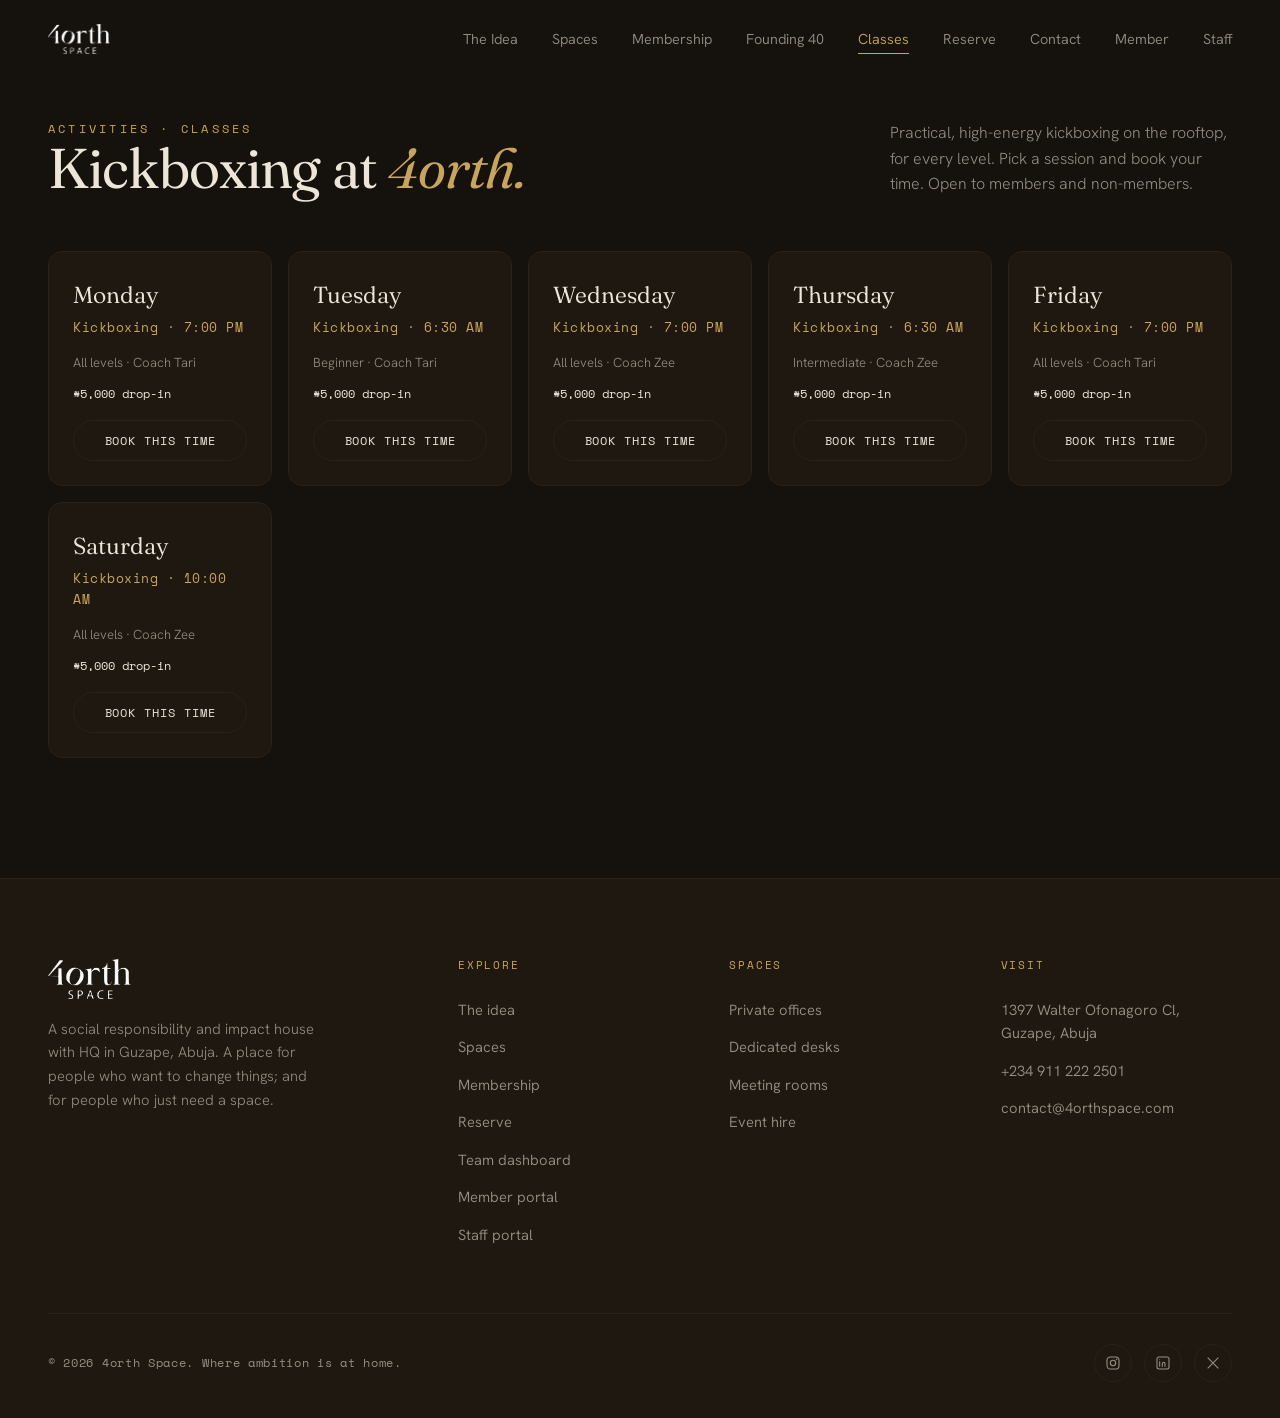
<file: classes.html>
<!DOCTYPE html>
<html lang="en">
<head>
<meta charset="UTF-8">
<meta name="viewport" content="width=device-width, initial-scale=1">
<title>Classes — 4orth Space</title>
<meta name="description" content="Beyond home, work, and the social. 4orth is Abuja's fourth space — a members' club and creative workspace in Guzape where ambition is at home.">
<link rel="icon" type="image/png" href="logo-secondary.png">
<link rel="apple-touch-icon" href="logo-secondary.png">
<link rel="preconnect" href="https://fonts.googleapis.com">
<link rel="preconnect" href="https://fonts.gstatic.com" crossorigin>
<link href="https://fonts.googleapis.com/css2?family=Fraunces:ital,opsz,wght@0,9..144,300..600;1,9..144,300..500&family=Hanken+Grotesk:wght@300..700&family=Space+Mono:wght@400;700&display=swap" rel="stylesheet">
<link rel="stylesheet" href="style.css">
</head>
<body>
<!-- NAV -->
<header id="hdr">
  <div class="wrap nav">
    <a href="index.html" class="brand"><img class="brand-logo" src="logo.png" alt="4orth Space"></a>
    <ul class="nav-links">
      <li><a href="idea.html">The Idea</a></li>
      <li><a href="spaces.html">Spaces</a></li>
      <li><a href="membership.html">Membership</a></li>
      <li><a href="founding.html">Founding 40</a></li>
      <li><a href="classes.html">Classes</a></li>
      <li><a href="reserve.html">Reserve</a></li>
      <li><a href="contact.html">Contact</a></li>
      <li><a href="#" data-portal-open>Member</a></li>
      <li><a href="#" data-staff-open>Staff</a></li>
    </ul>
    <button class="burger" id="burger" aria-label="Open menu" aria-expanded="false">
      <span></span><span></span><span></span>
    </button>
  </div>
</header>

<!-- MOBILE DRAWER -->
<nav class="drawer" id="drawer" aria-hidden="true">
  <a href="idea.html"><span class="n">01</span>The Idea</a>
  <a href="spaces.html"><span class="n">02</span>Spaces</a>
  <a href="membership.html"><span class="n">03</span>Membership</a>
  <a href="founding.html"><span class="n">04</span>Founding 40</a>
  <a href="classes.html"><span class="n">05</span>Classes</a>
  <a href="reserve.html"><span class="n">06</span>Reserve</a>
  <a href="contact.html"><span class="n">07</span>Contact</a>
  <a href="#" data-portal-open><span class="n">08</span>Member</a>
  <a href="#" data-staff-open><span class="n">09</span>Staff</a>
</nav>

<span id="top"></span>

<!-- HERO -->
<section class="hero" data-page="home" hidden>
  <div class="hero-grid"></div>
  <div class="hero-glow"></div>
  <div class="wrap">
    <div class="hero-tag reveal"><span class="dot"></span><span>Guzape · Abuja · Now in pre-opening</span></div>
    <h1 class="reveal">
      <span class="ln">Beyond home.</span>
      <span class="ln">Beyond work.</span>
      <span class="ln"><i>The fourth space.</i></span>
    </h1>
    <p class="hero-sub reveal">Abuja has a third place for everyone. 4orth is the one reserved for the few, a members' club and creative workspace built for people whose ambition needs somewhere to live.</p>
    <div class="hero-actions reveal">
      <a href="reserve.html" class="btn btn-primary">Reserve a space →</a>
      <a href="membership.html" class="btn btn-ghost">View membership</a>
    </div>
  </div>
</section>

<!-- FOURTH SPACE -->
<section class="fourth" id="fourth" data-page="idea" hidden>
  <div class="wrap">
    <div class="reveal">
      <div class="eyebrow">The idea — 01 / The fourth space</div>
      <p class="lead">Sociologists named three places that hold a life. We built the <em>fourth</em> — where the work you're proud of actually gets made.</p>
    </div>
    <div class="places reveal">
      <div class="place">
        <div class="n">First place</div>
        <h3>Home</h3>
        <p>Where you rest. Comfortable, but rarely where momentum is found.</p>
        <div class="bar"><i></i></div>
      </div>
      <div class="place">
        <div class="n">Second place</div>
        <h3>Work</h3>
        <p>Where you're paid. Structured, scheduled, and shaped by someone else.</p>
        <div class="bar"><i></i></div>
      </div>
      <div class="place">
        <div class="n">Third place</div>
        <h3>The social</h3>
        <p>Cafés, clubs, lounges. Welcome, but designed for everyone at once.</p>
        <div class="bar"><i></i></div>
      </div>
      <div class="place is4">
        <div class="n">Fourth place — 4orth</div>
        <h3>Here</h3>
        <p>Curated, private, and tuned for output. Where ambition is finally at home.</p>
        <div class="bar"><i></i></div>
      </div>
    </div>
  </div>
</section>

<!-- VALUES -->
<section class="values" id="values" data-page="home" hidden>
  <div class="wrap">
    <div class="shead reveal">
      <div>
        <div class="eyebrow">What sets the room — 02</div>
        <h2>Excellence is in the <em>details</em> you'll never have to mention.</h2>
      </div>
      <p>Every surface, system, and service at 4orth is engineered so that the only thing demanding your attention is the work itself.</p>
    </div>
    <div class="vgrid reveal">
      <div class="vcard">
        <div class="num">/ 01</div>
        <h3>Built without compromise</h3>
        <p>Acoustic-treated rooms, ergonomic furnishing, gigabit fibre with battery backup, and a power supply that never blinks. Infrastructure you'll forget exists because it simply works.</p>
      </div>
      <div class="vcard">
        <div class="num">/ 02</div>
        <h3>A curated membership</h3>
        <p>Founders, partners, creatives, and operators — admitted by application. The person at the next desk is a deliberate part of why you came.</p>
      </div>
      <div class="vcard">
        <div class="num">/ 03</div>
        <h3>Discretion by design</h3>
        <p>Private suites, soundproof call booths, and a no-photography floor policy. Sensitive work and quiet deals stay exactly that.</p>
      </div>
    </div>
  </div>
</section>

<!-- STATS -->
<section class="stats" data-page="home" hidden>
  <div class="wrap">
    <div class="sgrid reveal">
      <div class="stat"><div class="num" data-count="1">0</div><div class="lab">Floor, fully serviced</div></div>
      <div class="stat"><div class="num" data-count="40">0</div><div class="lab">Founding charter seats</div></div>
      <div class="stat"><div class="num" data-count="7">0</div><div class="lab">Spaces to book</div></div>
      <div class="stat"><div class="num">Open</div><div class="lab">Rooftop café &amp; walk-ins</div></div>
    </div>
  </div>
</section>

<!-- ROOFTOP CAFÉ -->
<section class="cafe" data-page="home" style="padding:100px 0;border-top:1px solid var(--espresso-3)" hidden>
  <div class="wrap">
    <div class="reveal">
      <div class="eyebrow">The rooftop · almost open</div>
      <h2 style="font-size:clamp(2rem,4.4vw,3.2rem);margin:16px 0 18px;line-height:1.02">The 4orth rooftop is <span class="serif-i" style="color:var(--brass)">almost open.</span></h2>
      <p style="color:var(--muted);font-weight:300;max-width:46ch">Escape to the rooftop and enjoy fresh pasta and signature drinks from our in-house café. Walk-ins welcome, no membership required.</p>
      <div style="display:flex;gap:10px;flex-wrap:wrap;margin:24px 0 28px">
        <span class="chiplet">Walk-ins welcome</span><span class="chiplet">Delivery available</span><span class="chiplet">Specialty menu</span>
      </div>
      <div style="display:flex;gap:46px;flex-wrap:wrap;font-family:var(--f-mono);font-size:.82rem">
        <div><div style="color:var(--brass);letter-spacing:.12em;text-transform:uppercase;font-size:.64rem;margin-bottom:7px">Hours</div><div>Mon–Sat 9am–9pm</div><div style="color:var(--muted)">Sun 10am–6pm</div></div>
        <div><div style="color:var(--brass);letter-spacing:.12em;text-transform:uppercase;font-size:.64rem;margin-bottom:7px">Find us</div><div>Rooftop, 4orth HQ</div><div style="color:var(--muted)">Guzape, Abuja</div></div>
      </div>
      <a href="reserve.html" class="btn btn-primary" style="margin-top:30px">Reserve a space →</a>
    </div>
    <div class="reveal"><img src="cafe-image.webp" alt="4orth rooftop café" loading="lazy"></div>
  </div>
</section>

<!-- SERVICES -->
<section class="values" data-page="home" style="background:var(--bone-2)" hidden>
  <div class="wrap">
    <div class="shead reveal">
      <div>
        <div class="eyebrow" style="color:#9a7b39">More than a space</div>
        <h2>A full-service <em>partner.</em></h2>
      </div>
      <p>4orth is a creative social impact space where impact, creativity and community intersect. From impact experiences and CSR programmes to branding, digital services and training, we bring a wide network of expertise together, so you don't have to look elsewhere.</p>
    </div>
    <div class="svc-grid reveal">
      <div class="svc-card"><div class="n">/ 01</div><h3>Impact &amp; CSR</h3><p>Impact experiences and CSR programmes designed to build stronger relationships with the communities you serve.</p></div>
      <div class="svc-card"><div class="n">/ 02</div><h3>Branding &amp; merch</h3><p>Brand identity, campaigns and branded merchandise, produced through our creative network.</p></div>
      <div class="svc-card"><div class="n">/ 03</div><h3>Training &amp; workshops</h3><p>Hands-on creative workshops every month, plus training days designed and delivered for your team.</p></div>
    </div>
    <p class="svc-who reveal"><b>Who we work with:</b> financial institutions, global brands, foundations, government agencies, educational institutions, and purpose-driven organisations looking to create lasting change.</p>
  </div>
</section>

<!-- SPACES -->
<section class="spaces" id="spaces" data-page="spaces" hidden>
  <div class="wrap">
    <div class="shead reveal">
      <div>
        <div class="eyebrow">The spaces — 03</div>
        <h2>The right space, for <em>whatever you need.</em></h2>
      </div>
      <p>Every space is open to members and non-members alike. Book by the hour, the half day, or the full day. Filter by what today actually needs.</p>
    </div>
    <div class="filters reveal" id="filters">
      <button class="filter active" data-f="all">All spaces</button>
      <button class="filter" data-f="private">Private</button>
      <button class="filter" data-f="meeting">Meeting</button>
      <button class="filter" data-f="creative">Creative</button>
      <button class="filter" data-f="flexible">Flexible</button>
    </div>
    <div class="sp-grid reveal" id="spGrid">
      <!-- cards injected -->
    </div>
  </div>
</section>

<!-- MEMBERSHIPS -->
<section class="members" id="members" data-page="membership" hidden>
  <div class="wrap">
    <div class="shead reveal">
      <div>
        <div class="eyebrow">Membership — 04</div>
        <h2>Choose how you <em>belong.</em></h2>
      </div>
      <div>
        <p style="margin-bottom:18px">Every tier includes fibre with backup power, a serene floor, printing and member events. Access hours are confirmed at opening. Commit annually and keep two months.</p>
        <div class="toggle" id="billing">
          <button class="on" data-b="monthly">Monthly</button>
          <button data-b="annual">Annual</button>
          <span class="save">Save 16%</span>
        </div>
      </div>
    </div>
    <div class="mgrid reveal">
      <div class="plan">
        <div class="pname">Resident</div>
        <div class="pdesc">A flexible hot desk and full club access for the independent operator.</div>
        <div class="price"><span class="cur">₦</span><span class="amt" data-m="45000" data-a="37500">45,000</span><span class="per">/ month</span></div>
        <ul>
          <li><svg width="16" height="16" viewBox="0 0 16 16"><path d="M3 8.5l3 3 7-7.5" stroke="#C9A45C" stroke-width="1.7" fill="none" stroke-linecap="round"/></svg>Any open hot desk, first come</li>
          <li><svg width="16" height="16" viewBox="0 0 16 16"><path d="M3 8.5l3 3 7-7.5" stroke="#C9A45C" stroke-width="1.7" fill="none" stroke-linecap="round"/></svg>5 hrs of meeting room / month</li>
          <li><svg width="16" height="16" viewBox="0 0 16 16"><path d="M3 8.5l3 3 7-7.5" stroke="#C9A45C" stroke-width="1.7" fill="none" stroke-linecap="round"/></svg>Lounge, café &amp; events access</li>
          <li><svg width="16" height="16" viewBox="0 0 16 16"><path d="M3 8.5l3 3 7-7.5" stroke="#C9A45C" stroke-width="1.7" fill="none" stroke-linecap="round"/></svg>Printing &amp; mail handling</li>
        </ul>
        <a href="reserve.html" class="btn">Apply as Resident</a>
      </div>
      <div class="plan feat">
        <div class="badge">Most chosen</div>
        <div class="pname">Signature</div>
        <div class="pdesc">A desk that's always yours, with a guest pass and priority on rooms.</div>
        <div class="price"><span class="cur">₦</span><span class="amt" data-m="85000" data-a="70800">85,000</span><span class="per">/ month</span></div>
        <ul>
          <li><svg width="16" height="16" viewBox="0 0 16 16"><path d="M3 8.5l3 3 7-7.5" stroke="#C9A45C" stroke-width="1.7" fill="none" stroke-linecap="round"/></svg>Dedicated desk &amp; lockable storage</li>
          <li><svg width="16" height="16" viewBox="0 0 16 16"><path d="M3 8.5l3 3 7-7.5" stroke="#C9A45C" stroke-width="1.7" fill="none" stroke-linecap="round"/></svg>15 hrs of meeting room / month</li>
          <li><svg width="16" height="16" viewBox="0 0 16 16"><path d="M3 8.5l3 3 7-7.5" stroke="#C9A45C" stroke-width="1.7" fill="none" stroke-linecap="round"/></svg>2 guest day-passes / month</li>
          <li><svg width="16" height="16" viewBox="0 0 16 16"><path d="M3 8.5l3 3 7-7.5" stroke="#C9A45C" stroke-width="1.7" fill="none" stroke-linecap="round"/></svg>Business address &amp; call answering</li>
        </ul>
        <a href="reserve.html" class="btn btn-primary">Apply as Signature</a>
      </div>
      <div class="plan">
        <div class="pname">Executive</div>
        <div class="pdesc">A private office or suite for you and the team, fully serviced.</div>
        <div class="price"><span class="cur">₦</span><span class="amt" data-m="250000" data-a="208000">250,000</span><span class="per">/ month</span></div>
        <ul>
          <li><svg width="16" height="16" viewBox="0 0 16 16"><path d="M3 8.5l3 3 7-7.5" stroke="#C9A45C" stroke-width="1.7" fill="none" stroke-linecap="round"/></svg>Private lockable office (up to 4)</li>
          <li><svg width="16" height="16" viewBox="0 0 16 16"><path d="M3 8.5l3 3 7-7.5" stroke="#C9A45C" stroke-width="1.7" fill="none" stroke-linecap="round"/></svg>40 hrs of meeting room / month</li>
          <li><svg width="16" height="16" viewBox="0 0 16 16"><path d="M3 8.5l3 3 7-7.5" stroke="#C9A45C" stroke-width="1.7" fill="none" stroke-linecap="round"/></svg>Dedicated concierge &amp; reception</li>
          <li><svg width="16" height="16" viewBox="0 0 16 16"><path d="M3 8.5l3 3 7-7.5" stroke="#C9A45C" stroke-width="1.7" fill="none" stroke-linecap="round"/></svg>Branded signage &amp; priority booking</li>
        </ul>
        <a href="reserve.html" class="btn">Apply as Executive</a>
      </div>
    </div>
  </div>
</section>

<!-- FOUNDING 40 — pre-opening beta -->
<section class="founding" id="founding" data-page="founding" hidden>
  <div class="glow"></div>
  <div class="wrap">
    <div class="fnd-grid">
      <!-- left: story -->
      <div class="fnd-lead reveal">
        <div class="fnd-badge"><span class="pulse"></span><span>Pre-opening · Charter intake</span></div>
        <h2>The <em>Founding <span class="big4">40</span></em></h2>
        <p>Before we open the doors to the public, we're letting in forty people to hot desk with us, shape the space, and tell us what works. Charter members of the fourth space, here from day one.</p>
        <p class="free">Hot desking is free while we're in beta — no fee, no card for your charter seat. Drinks are the one thing you pay for right now. All we ask in return is your honest feedback and the occasional "this chair should move here."</p>

        <div class="fnd-prog">
          <div class="nums"><span>Charter seats claimed</span><span><b id="fndCount">0</b> / 40</span></div>
          <div class="track"><i id="fndBar" style="width:0%"></i></div>
        </div>

        <div class="fnd-perks">
          <div class="fnd-perk">
            <svg class="ic" viewBox="0 0 24 24" fill="none"><path d="M5 12.5a10 10 0 0114 0M8 15.5a6 6 0 018 0M12 18.5h.01" stroke="currentColor" stroke-width="1.6" stroke-linecap="round"/></svg>
            <h4>High-speed wifi</h4><p>Fibre with battery backup. It never blinks.</p>
          </div>
          <div class="fnd-perk">
            <svg class="ic" viewBox="0 0 24 24" fill="none"><path d="M6 8h9v5a4.5 4.5 0 01-9 0V8zM15 9h2.5a2 2 0 010 4H15M7 5c0-.8.5-1.2.5-2M11 5c0-.8.5-1.2.5-2" stroke="currentColor" stroke-width="1.5" stroke-linecap="round" stroke-linejoin="round"/></svg>
            <h4>Drinks available</h4><p>Barista coffee, tea and cold drinks — pay as you go.</p>
          </div>
          <div class="fnd-perk">
            <svg class="ic" viewBox="0 0 24 24" fill="none"><path d="M4 18c3-1 4-4 4-7a4 4 0 118 0c0 3 1 6 4 7M9 18h6" stroke="currentColor" stroke-width="1.5" stroke-linecap="round" stroke-linejoin="round"/></svg>
            <h4>Serene by design</h4><p>Quiet, light-filled rooms built for deep work.</p>
          </div>
          <div class="fnd-perk">
            <svg class="ic" viewBox="0 0 24 24" fill="none"><path d="M12 4c4 0 7 2.5 7 6 0 2-1.5 3-3 3-1 0-1.6-.5-2.3-1A3 3 0 0012 12a3 3 0 00-1.7.9c-.7.6-1.3 1.1-2.3 1.1-1.5 0-3-1-3-3 0-3.5 3-6 7-6zM9 20l1.5-3M15 20l-1.5-3" stroke="currentColor" stroke-width="1.5" stroke-linecap="round" stroke-linejoin="round"/></svg>
            <h4>Snacks for sale</h4><p>A stocked pantry for the 3pm dip. Pay as you go.</p>
          </div>
          <div class="fnd-perk">
            <svg class="ic" viewBox="0 0 24 24" fill="none"><path d="M7 9v4M5 11h4M15 10h.01M17.5 12h.01M7 7h7a5 5 0 015 5 3.5 3.5 0 01-6.3 2.1l-.4-.6h-3.6l-.4.6A3.5 3.5 0 012 12a5 5 0 015-5z" stroke="currentColor" stroke-width="1.5" stroke-linecap="round" stroke-linejoin="round"/></svg>
            <h4>Games</h4><p>A lounge to reset. Table games and more.</p>
          </div>
        </div>

        <div class="fnd-policy">
          <h4><svg viewBox="0 0 24 24" fill="none"><path d="M3 8a2 2 0 012-2h2l1.5-2h7L18 6h2a2 2 0 012 2v9a2 2 0 01-2 2H5a2 2 0 01-2-2V8z" stroke="currentColor" stroke-width="1.5"/><circle cx="12.5" cy="12.5" r="3.2" stroke="currentColor" stroke-width="1.5"/></svg>Picture &amp; video policy</h4>
          <p>To protect every member's privacy and focus, filming at 4orth is limited to <b>close-ups</b>. You may photograph or film your own desk and laptop, your drinks, and details of the space and its design. Please don't shoot vlogs, pan across the general work area, or capture other members, their screens or their conversations. If you're unsure, ask the team first.</p>
        </div>
      </div>

      <!-- right: application -->
      <div class="fnd-card reveal">
        <form id="fndForm" novalidate>
          <div class="ch">Apply to hot desk</div>
          <h3>Claim a charter seat</h3>
          <div class="row2">
            <div class="field"><label>Full name</label><input type="text" id="fName" data-req placeholder="Your name"><div class="err">Tell us your name.</div></div>
            <div class="field"><label>Email</label><input type="email" id="fEmail" data-req placeholder="you@email.com"><div class="err">Enter a valid email.</div></div>
          </div>
          <div class="row2">
            <div class="field"><label>Phone / WhatsApp</label><input type="tel" id="fPhone" data-req placeholder="+234 …"><div class="err">Add a number we can reach you on.</div></div>
            <div class="field"><label>What do you do?</label><input type="text" id="fWork" data-req placeholder="e.g. Designer, founder, writer"><div class="err">Tell us what you do.</div></div>
          </div>
          <div class="row2">
            <div class="field"><label>Days a week you'd come</label>
              <select id="fDays">
                <option>1–2 days</option><option>3–4 days</option><option>Most days</option><option>Not sure yet</option>
              </select>
            </div>
            <div class="field"><label>Preferred start</label>
              <select id="fStart">
                <option>As soon as you open</option><option>Within two weeks</option><option>Within a month</option><option>Just exploring</option>
              </select>
            </div>
          </div>
          <div class="row2">
            <div class="field"><label>Book your first visit — date</label><input type="date" id="fVisitDate" data-req><div class="err">Pick a date for your visit.</div></div>
            <div class="field"><label>Time</label>
              <select id="fVisitTime">
                <option>9:00 AM</option><option>10:00 AM</option><option>11:00 AM</option><option>12:00 PM</option><option>1:00 PM</option><option>2:00 PM</option><option>3:00 PM</option><option>4:00 PM</option><option>5:00 PM</option><option>6:00 PM</option><option>7:00 PM</option><option>8:00 PM</option>
              </select>
            </div>
          </div>
          <div class="field"><label>What are you working on? <span style="color:var(--muted);text-transform:none;letter-spacing:0;font-family:var(--f-body)">(and why you want in)</span></label>
            <textarea id="fWhy" data-req placeholder="A line or two — the kind of work you'd bring into the space."></textarea><div class="err">Give us a sentence or two.</div>
          </div>
          <label class="fnd-consent">
            <input type="checkbox" id="fConsent" data-check>
            <span>I'd like a charter seat and I'm happy for 4orth to contact me about the beta.</span>
          </label>
          <div class="err" id="fConsentErr" style="display:none;margin:-14px 0 14px;color:#e8a06b;font-family:var(--f-mono);font-size:.74rem">Please tick to continue.</div>
          <label class="fnd-consent">
            <input type="checkbox" id="fPics" data-check>
            <span>I've read and agree to the picture &amp; video policy above.</span>
          </label>
          <div class="err" id="fPicsErr" style="display:none;margin:-14px 0 16px;color:#e8a06b;font-family:var(--f-mono);font-size:.74rem">Please agree to the picture policy to continue.</div>
          <button type="submit" class="btn">Apply</button>
          <p class="fnd-foot">Charter seats are limited to forty. We reply to every applicant, usually within two days.</p>
        </form>

        <div class="fnd-success" id="fndSuccess">
          <div class="ring"><svg width="28" height="28" viewBox="0 0 28 28"><path d="M7 14.5l5 5 9-11" stroke="#C9A45C" stroke-width="2" fill="none" stroke-linecap="round"/></svg></div>
          <h3>You're on the list</h3>
          <div class="num" id="fndId">4F-0028</div>
          <div class="numlab">Your Founding member ID</div>
          <p id="fndSeatLine" style="margin-top:12px;font-family:var(--f-mono);font-size:.8rem;letter-spacing:.06em;color:var(--brass)">Charter seat #28 of 40</p>
          <p id="fndVisitLine" style="margin-top:8px;font-family:var(--f-mono);font-size:.78rem;color:var(--muted)">Visit booked: —</p>
          <p style="margin-top:14px">Keep this ID. You'll use it to check in, and to sign in to your member portal once we open. We'll confirm your visit by email. Welcome to the fourth space.</p>
          <button class="btn btn-ghost" id="fndAgain" style="width:auto;margin-top:22px">Apply for someone else</button>
        </div>
      </div>
    </div>
  </div>
</section>

<!-- CLASSES (kickboxing) -->
<section class="classes" id="classes" data-page="classes">
  <div class="wrap">
    <div class="shead reveal">
      <div>
        <div class="eyebrow">Activities · classes</div>
        <h2>Kickboxing at <em>4orth.</em></h2>
      </div>
      <p>Practical, high-energy kickboxing on the rooftop, for every level. Pick a session and book your time. Open to members and non-members.</p>
    </div>
    <div class="cls-grid reveal" id="clsGrid"></div>
    <div class="cls-book" id="clsBook" hidden>
      <form id="clsForm" novalidate>
        <div class="ch" id="clsBookEyebrow">Book your spot</div>
        <h3 id="clsBookTitle">Kickboxing</h3>
        <div class="row2">
          <div class="field"><label>Full name</label><input type="text" id="clName" data-req placeholder="Your name"><div class="err">Tell us your name.</div></div>
          <div class="field"><label>Email</label><input type="email" id="clEmail" data-req placeholder="you@email.com"><div class="err">Enter a valid email.</div></div>
        </div>
        <div class="row2">
          <div class="field"><label>Phone / WhatsApp</label><input type="tel" id="clPhone" data-req placeholder="+234 …"><div class="err">Add a number.</div></div>
          <div class="field"><label>Date</label><input type="date" id="clDate" data-req><div class="err">Pick a date.</div></div>
        </div>
        <button type="submit" class="btn">Apply</button>
      </form>
      <div class="cls-success" id="clsSuccess">
        <div class="ring"><svg width="26" height="26" viewBox="0 0 28 28"><path d="M7 14.5l5 5 9-11" stroke="#C9A45C" stroke-width="2" fill="none" stroke-linecap="round"/></svg></div>
        <h3>You're booked in</h3>
        <p id="clsSuccessLine" style="color:var(--brass);font-family:var(--f-mono);font-size:.82rem"></p>
        <p style="color:var(--muted);font-weight:300;max-width:38ch;margin:10px auto 0">We'll send a reminder. Wear comfortable clothes and bring water. See you on the mat.</p>
        <button class="btn btn-ghost" id="clsAgain" style="width:auto;margin-top:22px">Book another session</button>
      </div>
    </div>
  </div>
</section>

<!-- BOOKING -->
<section class="booking" id="booking" data-page="reserve" hidden>
  <div class="wrap">
    <div class="shead reveal">
      <div>
        <div class="eyebrow">Reserve — 05</div>
        <h2>Begin your <em>residency.</em></h2>
      </div>
      <p>Choose a space and we'll cost it instantly. Our concierge confirms within one business day.</p>
    </div>
    <div class="bk-wrap reveal">
      <div class="bk-form">
        <div class="bk-tabs" role="tablist">
          <button class="bk-tab on" data-pane="work" role="tab">Workspace</button>
          <button class="bk-tab" data-pane="room" role="tab">Meeting room</button>
          <button class="bk-tab" data-pane="tour" role="tab">Book a tour</button>
        </div>

        <!-- live form -->
        <form id="bkForm" novalidate>
          <!-- WORKSPACE -->
          <div class="bk-pane on" data-pane="work">
            <div class="row2">
              <div class="field"><label>Workspace type</label>
                <select id="wType" data-price>
                  <option value="hot|8000|32000|45000">Hot desk</option>
                  <option value="ded|12000|50000|85000">Dedicated desk</option>
                  <option value="off|30000|120000|250000">Private office</option>
                  <option value="suite|75000|320000|650000">Executive suite</option>
                </select>
              </div>
              <div class="field"><label>Duration</label>
                <select id="wDur" data-price>
                  <option value="day|1">Day pass</option>
                  <option value="week|2">Weekly</option>
                  <option value="month|3" selected>Monthly</option>
                </select>
              </div>
            </div>
            <div class="row2">
              <div class="field"><label>Start date</label>
                <input type="date" id="wDate" data-req><div class="err">Pick a start date.</div>
              </div>
              <div class="field"><label>How many people</label>
                <select id="wQty" data-price>
                  <option value="1">1 person</option><option value="2">2 people</option>
                  <option value="3">3 people</option><option value="4">4 people</option>
                  <option value="5">5+ people</option>
                </select>
              </div>
            </div>
          </div>

          <!-- MEETING ROOM -->
          <div class="bk-pane" data-pane="room">
            <div class="row2">
              <div class="field"><label>Room duration</label>
                <select id="rDur" data-price>
                  <option value="1h|15000">1 hour</option>
                  <option value="2h|28000">2 hours</option>
                  <option value="4h|52000" selected>4 hours</option>
                  <option value="day|120000">Full day</option>
                </select>
              </div>
              <div class="field"><label>Capacity</label>
                <select id="rCap" data-price>
                  <option value="2–4|1">2–4 people</option>
                  <option value="5–8|1.6">5–8 people</option>
                  <option value="9–12|2.4">9–12 people</option>
                  <option value="13+|3.5">13+ (boardroom)</option>
                </select>
              </div>
            </div>
            <div class="row2">
              <div class="field"><label>Date</label>
                <input type="date" id="rDate" data-req><div class="err">Pick a date.</div>
              </div>
              <div class="field"><label>Start time</label>
                <input type="time" id="rTime" data-req value="09:00"><div class="err">Pick a time.</div>
              </div>
            </div>
          </div>

          <!-- TOUR -->
          <div class="bk-pane" data-pane="tour">
            <div class="row2">
              <div class="field"><label>Preferred date</label>
                <input type="date" id="tDate" data-req><div class="err">Pick a date.</div>
              </div>
              <div class="field"><label>Preferred time</label>
                <select id="tTime">
                  <option>Morning (9–12)</option><option>Afternoon (12–4)</option><option>Evening (4–7)</option>
                </select>
              </div>
            </div>
            <div class="field"><label>What are you most interested in?</label>
              <select id="tInterest">
                <option>Resident membership</option><option>Signature membership</option>
                <option>Executive office / suite</option><option>Meeting &amp; event hire</option>
              </select>
            </div>
          </div>

          <!-- shared contact -->
          <div class="row2">
            <div class="field"><label>Full name</label>
              <input type="text" id="bName" data-req placeholder="Your name"><div class="err">Tell us your name.</div>
            </div>
            <div class="field"><label>Email</label>
              <input type="email" id="bEmail" data-req placeholder="you@company.com"><div class="err">Enter a valid email.</div>
            </div>
          </div>
          <button type="submit" class="btn" id="bkSubmit">Apply</button>
        </form>
      </div>

      <!-- SUMMARY -->
      <aside class="bk-summary">
        <div id="sumLive">
          <div class="eyebrow">Your reservation</div>
          <h3 id="sumTitle">Hot desk · Monthly</h3>
          <div id="sumLines">
            <div class="sum-line"><span class="k">Space</span><span class="v" id="lSpace">Hot desk</span></div>
            <div class="sum-line"><span class="k">Commitment</span><span class="v" id="lDur">Monthly</span></div>
            <div class="sum-line"><span class="k">People</span><span class="v" id="lQty">1 person</span></div>
            <div class="sum-line"><span class="k">Rate</span><span class="v" id="lRate">₦45,000 / mo</span></div>
          </div>
          <div class="sum-total">
            <div class="row"><span class="lab">Estimated total</span><span class="big" id="sumTotal">₦45,000</span></div>
            <p class="sum-note" id="sumNote">Billed monthly. No booking fee — your concierge confirms availability before any charge.</p>
          </div>
        </div>
        <div class="bk-success" id="bkSuccess" style="color:var(--bone)">
          <div class="ring"><svg width="26" height="26" viewBox="0 0 26 26"><path d="M6 13.5l5 5 9-11" stroke="#C9A45C" stroke-width="2" fill="none" stroke-linecap="round"/></svg></div>
          <h3 style="color:var(--bone)">Reservation received</h3>
          <p style="color:var(--muted)">Thank you — your concierge will confirm availability and next steps by email within one business day.</p>
          <div class="ref" id="bkRef">REF · 4S-000000</div>
          <button class="btn btn-ghost" id="bkAgain">Make another</button>
        </div>
      </aside>
    </div>
  </div>
</section>


<!-- FAQ -->
<section class="faq" id="faq" data-page="reserve" hidden>
  <div class="wrap">
    <div class="shead reveal" style="justify-content:center;text-align:center">
      <div>
        <div class="eyebrow">Good to know — 07</div>
        <h2>Questions, answered.</h2>
      </div>
    </div>
    <div class="faq-list reveal">
      <div class="qa">
        <button aria-expanded="false"><span>Is 4orth open to anyone, or is it application-only?</span><span class="ic"></span></button>
        <div class="ans"><p>Day passes and meeting rooms are open to all by reservation. Resident, Signature, and Executive memberships are by application — a short conversation that keeps the community considered and the rooms quiet.</p></div>
      </div>
      <div class="qa">
        <button aria-expanded="false"><span>What's actually included in a membership?</span><span class="ic"></span></button>
        <div class="ans"><p>Every tier includes secure access, gigabit fibre with backup power, printing, a monthly allocation of meeting-room hours, and access to member events. Signature and Executive add a business address, call handling, and dedicated space. We're still in pre-opening, so set access hours will be confirmed before we open.</p></div>
      </div>
      <div class="qa">
        <button aria-expanded="false"><span>Can I bring guests or clients?</span><span class="ic"></span></button>
        <div class="ans"><p>Yes. Signature and Executive members receive monthly guest passes, and any member can book private meeting rooms for client sessions. The ground-floor lounge is designed precisely for those first impressions.</p></div>
      </div>
      <div class="qa">
        <button aria-expanded="false"><span>Where exactly is 4orth, and is parking available?</span><span class="ic"></span></button>
        <div class="ans"><p>We're in Guzape, Abuja, with secure on-site parking for members and validated guest parking. The full address is shared on confirmation of your tour.</p></div>
      </div>
      <div class="qa">
        <button aria-expanded="false"><span>How do I cancel or change a plan?</span><span class="ic"></span></button>
        <div class="ans"><p>Monthly plans roll month to month and can be paused or cancelled with 14 days' notice. Annual plans can be transferred or upgraded at any time — speak to your concierge and we'll handle the rest.</p></div>
      </div>
    </div>
  </div>
</section>

<!-- CONTACT -->
<section class="contact" id="contact" data-page="contact" hidden>
  <div class="wrap">
    <div class="ct-grid">
      <div class="ct-info reveal">
        <div class="eyebrow">Contact — 08</div>
        <h2 style="margin-top:14px">Come see the <em>fourth space.</em></h2>
        <p>Tell us a little about what you're building. We'll arrange a private tour at a time that suits you.</p>
        <div class="ct-list">
          <div class="ct-item">
            <div class="ic"><svg width="18" height="18" viewBox="0 0 24 24" fill="none"><path d="M12 2C8 2 5 5 5 9c0 5 7 13 7 13s7-8 7-13c0-4-3-7-7-7z" stroke="currentColor" stroke-width="1.6"/><circle cx="12" cy="9" r="2.4" stroke="currentColor" stroke-width="1.6"/></svg></div>
            <div><div class="lab">Visit</div><div class="val">1397 Walter Ofonagoro Cl, Guzape, Abuja 900110</div><div class="val" style="font-size:.85rem;color:var(--muted)">Federal Capital Territory · Abuja · London</div></div>
          </div>
          <div class="ct-item">
            <div class="ic"><svg width="18" height="18" viewBox="0 0 24 24" fill="none"><path d="M5 4h4l2 5-3 2c1 3 3 5 6 6l2-3 5 2v4c0 1-1 2-2 2C12 24 0 12 0 4 0 3 1 2 2 2" stroke="currentColor" stroke-width="1.6" transform="translate(2 0)"/></svg></div>
            <div><div class="lab">Call / WhatsApp</div><div class="val">+234 911 222 2501</div></div>
          </div>
          <div class="ct-item">
            <div class="ic"><svg width="18" height="18" viewBox="0 0 24 24" fill="none"><rect x="3" y="5" width="18" height="14" rx="2" stroke="currentColor" stroke-width="1.6"/><path d="M4 7l8 6 8-6" stroke="currentColor" stroke-width="1.6"/></svg></div>
            <div><div class="lab">Email</div><div class="val">contact@4orthspace.com</div></div>
          </div>
          <div class="ct-item">
            <div class="ic"><svg width="18" height="18" viewBox="0 0 24 24" fill="none"><circle cx="12" cy="12" r="9" stroke="currentColor" stroke-width="1.6"/><path d="M12 7v5l3 2" stroke="currentColor" stroke-width="1.6" stroke-linecap="round"/></svg></div>
            <div><div class="lab">Opening hours</div><div class="val">Mon–Sat 9:00am–9:00pm</div><div class="val" style="font-size:.85rem;color:var(--muted)">Sun 10:00am–6:00pm</div></div>
          </div>
        </div>
      </div>
      <form class="ct-form reveal" id="ctForm" novalidate>
        <div class="row2">
          <div class="field"><label>Name</label><input type="text" id="cName" data-req placeholder="Full name"><div class="err">Tell us your name.</div></div>
          <div class="field"><label>Email</label><input type="email" id="cEmail" data-req placeholder="you@company.com"><div class="err">Enter a valid email.</div></div>
        </div>
        <div class="field"><label>I'm interested in</label>
          <select id="cTopic"><option>A private tour</option><option>Membership</option><option>Meeting / event hire</option><option>Partnerships</option></select>
        </div>
        <div class="field"><label>Message</label><textarea id="cMsg" data-req placeholder="A line about what you're working on…"></textarea><div class="err">Add a short message.</div></div>
        <button type="submit" class="btn">Apply</button>
        <div class="ct-ok" id="ctOk">Thank you — your message is in. We'll be in touch within one business day.</div>
      </form>
    </div>
  </div>
</section>

<!-- FOOTER -->
<footer>
  <div class="wrap">
    <div class="ft-top">
      <div class="ft-brand">
        <div class="brand"><img class="brand-logo" src="logo.png" alt="4orth Space"></div>
        <p>A social responsibility and impact house with HQ in Guzape, Abuja. A place for people who want to change things; and for people who just need a space.</p>
      </div>
      <div class="ft-col">
        <h4>Explore</h4>
        <a href="idea.html">The idea</a><a href="spaces.html">Spaces</a><a href="membership.html">Membership</a><a href="reserve.html">Reserve</a><a href="#" data-dash-open>Team dashboard</a><a href="#" data-portal-open>Member portal</a><a href="#" data-staff-open>Staff portal</a>
      </div>
      <div class="ft-col">
        <h4>Spaces</h4>
        <a href="spaces.html">Private offices</a><a href="spaces.html">Dedicated desks</a><a href="spaces.html">Meeting rooms</a><a href="spaces.html">Event hire</a>
      </div>
      <div class="ft-col">
        <h4>Visit</h4>
        <a href="contact.html">1397 Walter Ofonagoro Cl, Guzape, Abuja</a><a href="tel:+2349112222501">+234 911 222 2501</a><a href="mailto:contact@4orthspace.com">contact@4orthspace.com</a>
      </div>
    </div>
    <div class="ft-bot">
      <p>© <span id="yr"></span> 4orth Space. Where ambition is at home.</p>
      <div class="ft-social">
        <a href="#" aria-label="Instagram"><svg width="16" height="16" viewBox="0 0 24 24" fill="none"><rect x="3" y="3" width="18" height="18" rx="5" stroke="currentColor" stroke-width="1.6"/><circle cx="12" cy="12" r="4" stroke="currentColor" stroke-width="1.6"/><circle cx="17.5" cy="6.5" r="1.2" fill="currentColor"/></svg></a>
        <a href="#" aria-label="LinkedIn"><svg width="16" height="16" viewBox="0 0 24 24" fill="none"><rect x="3" y="3" width="18" height="18" rx="3" stroke="currentColor" stroke-width="1.6"/><path d="M7 10v7M7 7v.01M11 17v-4a2 2 0 014 0v4" stroke="currentColor" stroke-width="1.6" stroke-linecap="round"/></svg></a>
        <a href="#" aria-label="X"><svg width="16" height="16" viewBox="0 0 24 24" fill="none"><path d="M4 4l16 16M20 4L4 20" stroke="currentColor" stroke-width="1.6"/></svg></a>
      </div>
    </div>
  </div>
</footer>

<!-- ==================== OPERATIONS DASHBOARD ==================== -->
<!-- ==================== ADMIN — BUSINESS OS ==================== -->
<div class="dash" id="dash" role="dialog" aria-modal="true" aria-label="4orth admin dashboard">
  <div class="dash-bar">
    <div class="wrap in">
      <div class="brand"><span class="four">4</span><b>orth</b><span class="mono">Admin OS</span></div>
      <div style="display:flex;align-items:center;gap:14px">
        <span class="dash-live" id="dashLiveTag" hidden><i></i>Live</span>
        <button class="dash-close" id="dashSync" hidden>Sync sheet</button>
        <button class="dash-close" id="dashReset" hidden>Reset data</button>
        <button class="dash-close" id="dashClose">Close ✕</button>
      </div>
    </div>
  </div>
  <div class="wrap">
    <div class="dash-gate" id="dashGate">
      <div class="eyebrow" style="display:flex">Staff access</div>
      <h2>Admin dashboard</h2>
      <p>The command centre for 4orth Space, Guzape — spaces, bookings, members, loyalty and tasks.</p>
      <div class="gate-field"><label for="dashUser">Username</label><input type="text" id="dashUser" autocomplete="username" placeholder="Username"></div>
      <div class="gate-field"><label for="dashPass">Password</label><input type="password" id="dashPass" autocomplete="current-password" placeholder="••••"><div class="gate-err" id="dashErr">That username or password isn't right.</div></div>
      <button class="btn" id="dashGo">Sign in</button>
    </div>
    <div id="dashApp" hidden>
      <div class="dash-head">
        <div><h2 id="dashDeptTitle">Executive overview</h2><div class="sub" id="dashDate"></div></div>
        <button class="dash-close" id="dashOut">Sign out</button>
      </div>
      <div class="dash-tabs" id="dashTabs">
        <button class="dash-tab on" data-tab="overview">Executive</button>
        <button class="dash-tab" data-tab="clients">Clients <span class="cnt" id="enqCount"></span></button>
        <button class="dash-tab" data-tab="operations">Operations <span class="cnt" id="taskCount"></span></button>
        <button class="dash-tab" data-tab="marketing">Marketing</button>
        <button class="dash-tab" data-tab="hr">HR</button>
        <button class="dash-tab" data-tab="accounting">Accounting</button>
        <button class="dash-tab" data-tab="platform">Platform</button>
      </div>
      <div class="dash-view" id="dv-overview"></div>
      <div class="dash-view" id="dv-clients" hidden></div>
      <div class="dash-view" id="dv-operations" hidden></div>
      <div class="dash-view" id="dv-marketing" hidden></div>
      <div class="dash-view" id="dv-hr" hidden></div>
      <div class="dash-view" id="dv-accounting" hidden></div>
      <div class="dash-view" id="dv-platform" hidden></div>
    </div>
  </div>
</div>

<!-- ==================== MEMBER PORTAL ==================== -->
<div class="dash" id="portal" role="dialog" aria-modal="true" aria-label="4orth member portal">
  <div class="dash-bar">
    <div class="wrap in">
      <div class="brand"><span class="four">4</span><b>orth</b><span class="mono">Member</span></div>
      <button class="dash-close" id="portalClose">Close ✕</button>
    </div>
  </div>
  <div class="wrap">
    <div class="dash-gate" id="portalGate">
      <div class="eyebrow" style="display:flex">Member access</div>
      <h2 id="portalGateTitle">Your 4orth</h2>
      <p id="portalGateSub">Bookings, points, invoices and member events, all in one place.</p>
      <div id="portalSignIn">
        <div class="gate-field"><label for="portalId">Email or member ID</label><input type="text" id="portalId" placeholder="you@email.com or 4M-0001"></div>
        <div class="gate-field"><label for="portalPin">Password</label><input type="password" id="portalPin" placeholder="••••"><div class="gate-err" id="portalErr">We couldn't match that email and password.</div></div>
        <button class="btn" id="portalGo">Sign in</button>
        <p class="dash-hint">New here? <a href="#" id="toSignup">Create a member account</a></p>
      </div>
      <div id="portalSignUp" hidden>
        <div class="gate-field"><label for="suName">Full name</label><input type="text" id="suName" placeholder="Your name"></div>
        <div class="gate-field"><label for="suEmail">Email</label><input type="email" id="suEmail" placeholder="you@email.com"></div>
        <div class="gate-field"><label for="suPhone">Phone</label><input type="tel" id="suPhone" placeholder="+234 800 000 0000"></div>
        <div class="gate-field"><label for="suPin">Choose a password</label><input type="password" id="suPin" placeholder="At least 4 characters"><div class="gate-err" id="suErr">Please fill in your name, a valid email and a password of at least 4 characters.</div></div>
        <button class="btn" id="suGo">Create account</button>
        <p class="dash-hint">Already a member? <a href="#" id="toSignin">Sign in</a></p>
      </div>
    </div>
    <div id="portalApp" hidden>
      <div id="portalHeader"></div>
      <div class="dash-tabs" id="portalTabs">
        <button class="dash-tab on" data-ptab="overview">Overview</button>
        <button class="dash-tab" data-ptab="planner">Planner</button>
        <button class="dash-tab" data-ptab="calendar">Calendar</button>
        <button class="dash-tab" data-ptab="workspace">My workspace</button>
        <button class="dash-tab" data-ptab="bookings">Bookings</button>
        <button class="dash-tab" data-ptab="invoices">Invoices</button>
        <button class="dash-tab" data-ptab="rewards">Rewards</button>
        <button class="dash-tab" data-ptab="events">Events</button>
        <button class="dash-tab" data-ptab="documents">Documents</button>
        <button class="dash-tab" data-ptab="profile">Profile</button>
      </div>
      <div class="dash-view" id="pv-overview"></div>
      <div class="dash-view" id="pv-planner" hidden></div>
      <div class="dash-view" id="pv-calendar" hidden></div>
      <div class="dash-view" id="pv-workspace" hidden></div>
      <div class="dash-view" id="pv-bookings" hidden></div>
      <div class="dash-view" id="pv-invoices" hidden></div>
      <div class="dash-view" id="pv-rewards" hidden></div>
      <div class="dash-view" id="pv-events" hidden></div>
      <div class="dash-view" id="pv-documents" hidden></div>
      <div class="dash-view" id="pv-profile" hidden></div>
      <div style="margin-top:28px;display:flex;justify-content:flex-end"><button class="dash-close" id="portalOut">Sign out</button></div>
    </div>
  </div>
</div>

<!-- ==================== STAFF PORTAL ==================== -->
<div class="dash" id="staff" role="dialog" aria-modal="true" aria-label="4orth staff portal">
  <div class="dash-bar">
    <div class="wrap in">
      <div class="brand"><span class="four">4</span><b>orth</b><span class="mono">Staff</span></div>
      <button class="dash-close" id="staffClose">Close ✕</button>
    </div>
  </div>
  <div class="wrap">
    <div class="dash-gate" id="staffGate">
      <div class="eyebrow" style="display:flex">Staff sign-in</div>
      <h2>Staff portal</h2>
      <p>Clock in, file your daily report, answer manager queries and read notices.</p>
      <div class="gate-field"><label for="staffId">Name or staff ID</label><input type="text" id="staffId" placeholder="e.g. Tunde Bello or S2"></div>
      <div class="gate-field"><label for="staffPin">PIN</label><input type="password" id="staffPin" placeholder="••••"><div class="gate-err" id="staffErr">We couldn't match that staff member and PIN.</div></div>
      <button class="btn" id="staffGo">Sign in</button>
      <p class="dash-hint">Starter PIN is <code>0000</code>. Managers can reset it from HR.</p>
    </div>
    <div id="staffApp" hidden>
      <div id="staffHeader"></div>
      <div class="dash-tabs" id="staffTabs">
        <button class="dash-tab on" data-stab="today">Today</button>
        <button class="dash-tab" data-stab="tasks">My tasks</button>
        <button class="dash-tab" data-stab="queries">Queries <span class="cnt" id="sQCnt"></span></button>
        <button class="dash-tab" data-stab="notices">Notices <span class="cnt" id="sNCnt"></span></button>
      </div>
      <div class="dash-view" id="sv-today"></div>
      <div class="dash-view" id="sv-tasks" hidden></div>
      <div class="dash-view" id="sv-queries" hidden></div>
      <div class="dash-view" id="sv-notices" hidden></div>
      <div style="margin-top:28px;display:flex;justify-content:flex-end"><button class="dash-close" id="staffOut">Sign out</button></div>
    </div>
  </div>
</div>

<button class="totop" id="totop" aria-label="Back to top"><svg width="18" height="18" viewBox="0 0 24 24" fill="none"><path d="M12 19V5M5 12l7-7 7 7" stroke="currentColor" stroke-width="2" stroke-linecap="round" stroke-linejoin="round"/></svg></button>
<script src="app.js"></script>
</body>
</html>
</file>
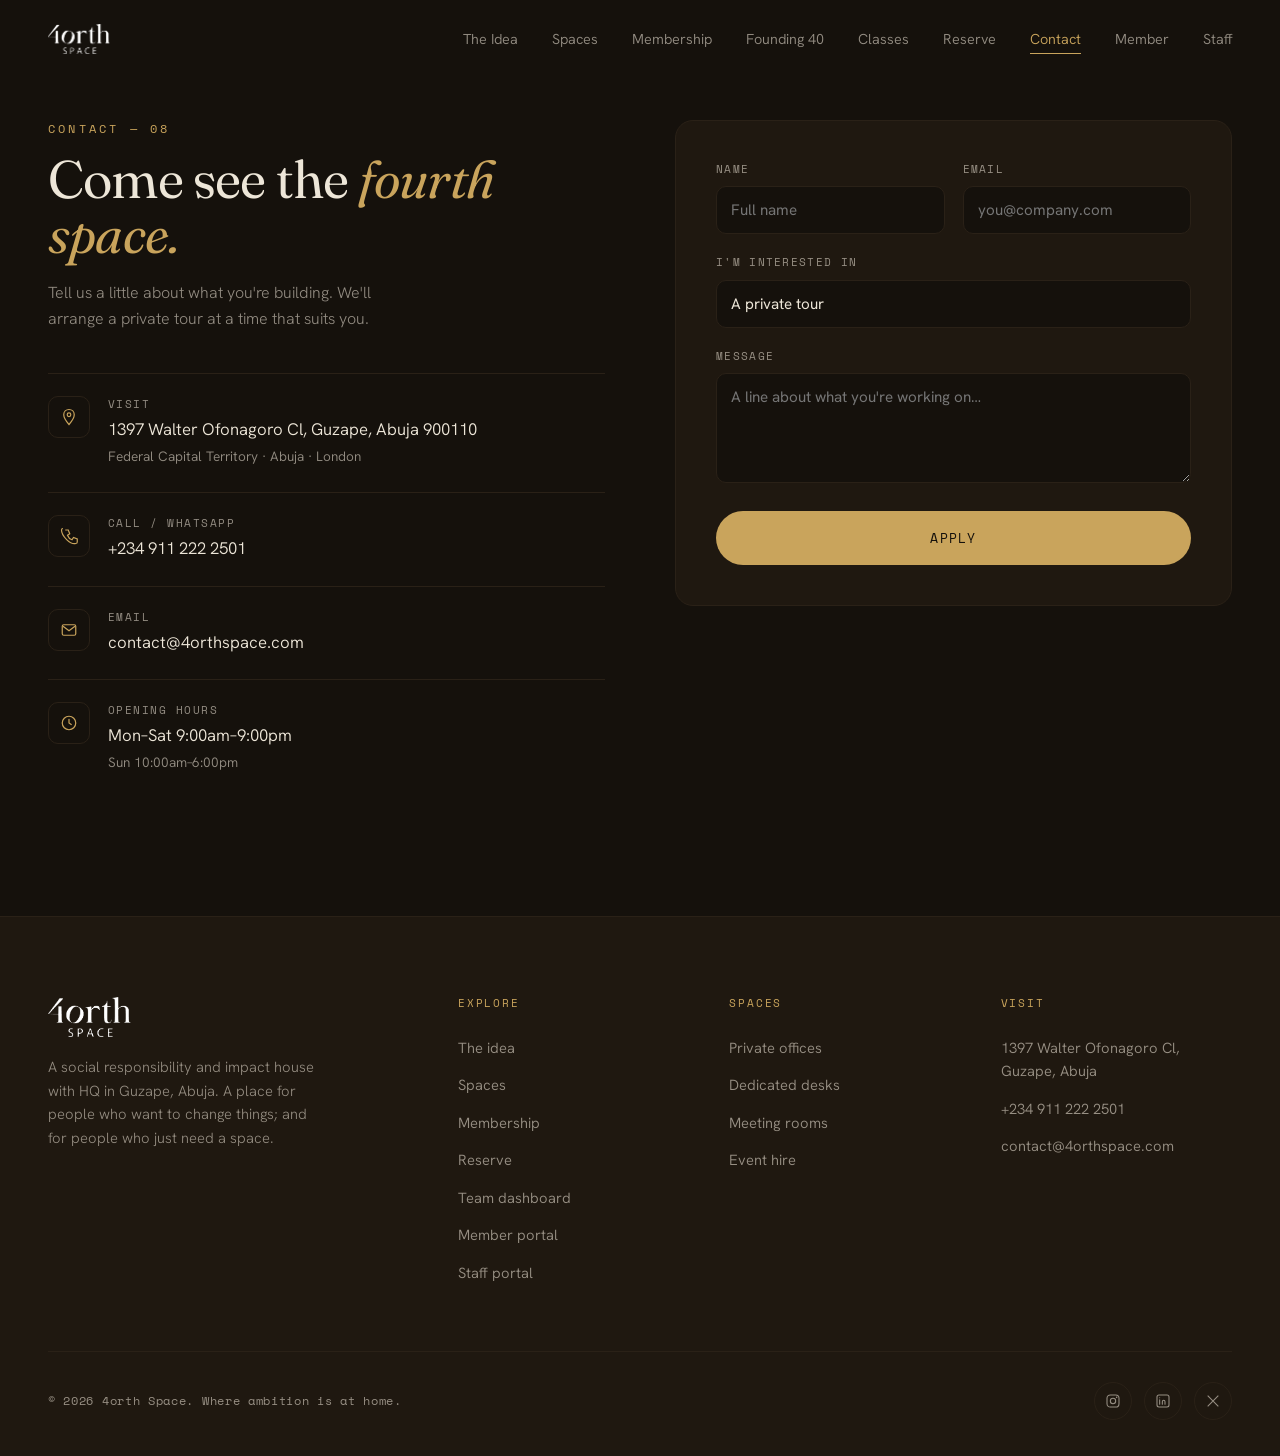
<file: contact.html>
<!DOCTYPE html>
<html lang="en">
<head>
<meta charset="UTF-8">
<meta name="viewport" content="width=device-width, initial-scale=1">
<title>Contact — 4orth Space</title>
<meta name="description" content="Beyond home, work, and the social. 4orth is Abuja's fourth space — a members' club and creative workspace in Guzape where ambition is at home.">
<link rel="icon" type="image/png" href="logo-secondary.png">
<link rel="apple-touch-icon" href="logo-secondary.png">
<link rel="preconnect" href="https://fonts.googleapis.com">
<link rel="preconnect" href="https://fonts.gstatic.com" crossorigin>
<link href="https://fonts.googleapis.com/css2?family=Fraunces:ital,opsz,wght@0,9..144,300..600;1,9..144,300..500&family=Hanken+Grotesk:wght@300..700&family=Space+Mono:wght@400;700&display=swap" rel="stylesheet">
<link rel="stylesheet" href="style.css">
</head>
<body>
<!-- NAV -->
<header id="hdr">
  <div class="wrap nav">
    <a href="index.html" class="brand"><img class="brand-logo" src="logo.png" alt="4orth Space"></a>
    <ul class="nav-links">
      <li><a href="idea.html">The Idea</a></li>
      <li><a href="spaces.html">Spaces</a></li>
      <li><a href="membership.html">Membership</a></li>
      <li><a href="founding.html">Founding 40</a></li>
      <li><a href="classes.html">Classes</a></li>
      <li><a href="reserve.html">Reserve</a></li>
      <li><a href="contact.html">Contact</a></li>
      <li><a href="#" data-portal-open>Member</a></li>
      <li><a href="#" data-staff-open>Staff</a></li>
    </ul>
    <button class="burger" id="burger" aria-label="Open menu" aria-expanded="false">
      <span></span><span></span><span></span>
    </button>
  </div>
</header>

<!-- MOBILE DRAWER -->
<nav class="drawer" id="drawer" aria-hidden="true">
  <a href="idea.html"><span class="n">01</span>The Idea</a>
  <a href="spaces.html"><span class="n">02</span>Spaces</a>
  <a href="membership.html"><span class="n">03</span>Membership</a>
  <a href="founding.html"><span class="n">04</span>Founding 40</a>
  <a href="classes.html"><span class="n">05</span>Classes</a>
  <a href="reserve.html"><span class="n">06</span>Reserve</a>
  <a href="contact.html"><span class="n">07</span>Contact</a>
  <a href="#" data-portal-open><span class="n">08</span>Member</a>
  <a href="#" data-staff-open><span class="n">09</span>Staff</a>
</nav>

<span id="top"></span>

<!-- HERO -->
<section class="hero" data-page="home" hidden>
  <div class="hero-grid"></div>
  <div class="hero-glow"></div>
  <div class="wrap">
    <div class="hero-tag reveal"><span class="dot"></span><span>Guzape · Abuja · Now in pre-opening</span></div>
    <h1 class="reveal">
      <span class="ln">Beyond home.</span>
      <span class="ln">Beyond work.</span>
      <span class="ln"><i>The fourth space.</i></span>
    </h1>
    <p class="hero-sub reveal">Abuja has a third place for everyone. 4orth is the one reserved for the few, a members' club and creative workspace built for people whose ambition needs somewhere to live.</p>
    <div class="hero-actions reveal">
      <a href="reserve.html" class="btn btn-primary">Reserve a space →</a>
      <a href="membership.html" class="btn btn-ghost">View membership</a>
    </div>
  </div>
</section>

<!-- FOURTH SPACE -->
<section class="fourth" id="fourth" data-page="idea" hidden>
  <div class="wrap">
    <div class="reveal">
      <div class="eyebrow">The idea — 01 / The fourth space</div>
      <p class="lead">Sociologists named three places that hold a life. We built the <em>fourth</em> — where the work you're proud of actually gets made.</p>
    </div>
    <div class="places reveal">
      <div class="place">
        <div class="n">First place</div>
        <h3>Home</h3>
        <p>Where you rest. Comfortable, but rarely where momentum is found.</p>
        <div class="bar"><i></i></div>
      </div>
      <div class="place">
        <div class="n">Second place</div>
        <h3>Work</h3>
        <p>Where you're paid. Structured, scheduled, and shaped by someone else.</p>
        <div class="bar"><i></i></div>
      </div>
      <div class="place">
        <div class="n">Third place</div>
        <h3>The social</h3>
        <p>Cafés, clubs, lounges. Welcome, but designed for everyone at once.</p>
        <div class="bar"><i></i></div>
      </div>
      <div class="place is4">
        <div class="n">Fourth place — 4orth</div>
        <h3>Here</h3>
        <p>Curated, private, and tuned for output. Where ambition is finally at home.</p>
        <div class="bar"><i></i></div>
      </div>
    </div>
  </div>
</section>

<!-- VALUES -->
<section class="values" id="values" data-page="home" hidden>
  <div class="wrap">
    <div class="shead reveal">
      <div>
        <div class="eyebrow">What sets the room — 02</div>
        <h2>Excellence is in the <em>details</em> you'll never have to mention.</h2>
      </div>
      <p>Every surface, system, and service at 4orth is engineered so that the only thing demanding your attention is the work itself.</p>
    </div>
    <div class="vgrid reveal">
      <div class="vcard">
        <div class="num">/ 01</div>
        <h3>Built without compromise</h3>
        <p>Acoustic-treated rooms, ergonomic furnishing, gigabit fibre with battery backup, and a power supply that never blinks. Infrastructure you'll forget exists because it simply works.</p>
      </div>
      <div class="vcard">
        <div class="num">/ 02</div>
        <h3>A curated membership</h3>
        <p>Founders, partners, creatives, and operators — admitted by application. The person at the next desk is a deliberate part of why you came.</p>
      </div>
      <div class="vcard">
        <div class="num">/ 03</div>
        <h3>Discretion by design</h3>
        <p>Private suites, soundproof call booths, and a no-photography floor policy. Sensitive work and quiet deals stay exactly that.</p>
      </div>
    </div>
  </div>
</section>

<!-- STATS -->
<section class="stats" data-page="home" hidden>
  <div class="wrap">
    <div class="sgrid reveal">
      <div class="stat"><div class="num" data-count="1">0</div><div class="lab">Floor, fully serviced</div></div>
      <div class="stat"><div class="num" data-count="40">0</div><div class="lab">Founding charter seats</div></div>
      <div class="stat"><div class="num" data-count="7">0</div><div class="lab">Spaces to book</div></div>
      <div class="stat"><div class="num">Open</div><div class="lab">Rooftop café &amp; walk-ins</div></div>
    </div>
  </div>
</section>

<!-- ROOFTOP CAFÉ -->
<section class="cafe" data-page="home" style="padding:100px 0;border-top:1px solid var(--espresso-3)" hidden>
  <div class="wrap">
    <div class="reveal">
      <div class="eyebrow">The rooftop · almost open</div>
      <h2 style="font-size:clamp(2rem,4.4vw,3.2rem);margin:16px 0 18px;line-height:1.02">The 4orth rooftop is <span class="serif-i" style="color:var(--brass)">almost open.</span></h2>
      <p style="color:var(--muted);font-weight:300;max-width:46ch">Escape to the rooftop and enjoy fresh pasta and signature drinks from our in-house café. Walk-ins welcome, no membership required.</p>
      <div style="display:flex;gap:10px;flex-wrap:wrap;margin:24px 0 28px">
        <span class="chiplet">Walk-ins welcome</span><span class="chiplet">Delivery available</span><span class="chiplet">Specialty menu</span>
      </div>
      <div style="display:flex;gap:46px;flex-wrap:wrap;font-family:var(--f-mono);font-size:.82rem">
        <div><div style="color:var(--brass);letter-spacing:.12em;text-transform:uppercase;font-size:.64rem;margin-bottom:7px">Hours</div><div>Mon–Sat 9am–9pm</div><div style="color:var(--muted)">Sun 10am–6pm</div></div>
        <div><div style="color:var(--brass);letter-spacing:.12em;text-transform:uppercase;font-size:.64rem;margin-bottom:7px">Find us</div><div>Rooftop, 4orth HQ</div><div style="color:var(--muted)">Guzape, Abuja</div></div>
      </div>
      <a href="reserve.html" class="btn btn-primary" style="margin-top:30px">Reserve a space →</a>
    </div>
    <div class="reveal"><img src="cafe-image.webp" alt="4orth rooftop café" loading="lazy"></div>
  </div>
</section>

<!-- SERVICES -->
<section class="values" data-page="home" style="background:var(--bone-2)" hidden>
  <div class="wrap">
    <div class="shead reveal">
      <div>
        <div class="eyebrow" style="color:#9a7b39">More than a space</div>
        <h2>A full-service <em>partner.</em></h2>
      </div>
      <p>4orth is a creative social impact space where impact, creativity and community intersect. From impact experiences and CSR programmes to branding, digital services and training, we bring a wide network of expertise together, so you don't have to look elsewhere.</p>
    </div>
    <div class="svc-grid reveal">
      <div class="svc-card"><div class="n">/ 01</div><h3>Impact &amp; CSR</h3><p>Impact experiences and CSR programmes designed to build stronger relationships with the communities you serve.</p></div>
      <div class="svc-card"><div class="n">/ 02</div><h3>Branding &amp; merch</h3><p>Brand identity, campaigns and branded merchandise, produced through our creative network.</p></div>
      <div class="svc-card"><div class="n">/ 03</div><h3>Training &amp; workshops</h3><p>Hands-on creative workshops every month, plus training days designed and delivered for your team.</p></div>
    </div>
    <p class="svc-who reveal"><b>Who we work with:</b> financial institutions, global brands, foundations, government agencies, educational institutions, and purpose-driven organisations looking to create lasting change.</p>
  </div>
</section>

<!-- SPACES -->
<section class="spaces" id="spaces" data-page="spaces" hidden>
  <div class="wrap">
    <div class="shead reveal">
      <div>
        <div class="eyebrow">The spaces — 03</div>
        <h2>The right space, for <em>whatever you need.</em></h2>
      </div>
      <p>Every space is open to members and non-members alike. Book by the hour, the half day, or the full day. Filter by what today actually needs.</p>
    </div>
    <div class="filters reveal" id="filters">
      <button class="filter active" data-f="all">All spaces</button>
      <button class="filter" data-f="private">Private</button>
      <button class="filter" data-f="meeting">Meeting</button>
      <button class="filter" data-f="creative">Creative</button>
      <button class="filter" data-f="flexible">Flexible</button>
    </div>
    <div class="sp-grid reveal" id="spGrid">
      <!-- cards injected -->
    </div>
  </div>
</section>

<!-- MEMBERSHIPS -->
<section class="members" id="members" data-page="membership" hidden>
  <div class="wrap">
    <div class="shead reveal">
      <div>
        <div class="eyebrow">Membership — 04</div>
        <h2>Choose how you <em>belong.</em></h2>
      </div>
      <div>
        <p style="margin-bottom:18px">Every tier includes fibre with backup power, a serene floor, printing and member events. Access hours are confirmed at opening. Commit annually and keep two months.</p>
        <div class="toggle" id="billing">
          <button class="on" data-b="monthly">Monthly</button>
          <button data-b="annual">Annual</button>
          <span class="save">Save 16%</span>
        </div>
      </div>
    </div>
    <div class="mgrid reveal">
      <div class="plan">
        <div class="pname">Resident</div>
        <div class="pdesc">A flexible hot desk and full club access for the independent operator.</div>
        <div class="price"><span class="cur">₦</span><span class="amt" data-m="45000" data-a="37500">45,000</span><span class="per">/ month</span></div>
        <ul>
          <li><svg width="16" height="16" viewBox="0 0 16 16"><path d="M3 8.5l3 3 7-7.5" stroke="#C9A45C" stroke-width="1.7" fill="none" stroke-linecap="round"/></svg>Any open hot desk, first come</li>
          <li><svg width="16" height="16" viewBox="0 0 16 16"><path d="M3 8.5l3 3 7-7.5" stroke="#C9A45C" stroke-width="1.7" fill="none" stroke-linecap="round"/></svg>5 hrs of meeting room / month</li>
          <li><svg width="16" height="16" viewBox="0 0 16 16"><path d="M3 8.5l3 3 7-7.5" stroke="#C9A45C" stroke-width="1.7" fill="none" stroke-linecap="round"/></svg>Lounge, café &amp; events access</li>
          <li><svg width="16" height="16" viewBox="0 0 16 16"><path d="M3 8.5l3 3 7-7.5" stroke="#C9A45C" stroke-width="1.7" fill="none" stroke-linecap="round"/></svg>Printing &amp; mail handling</li>
        </ul>
        <a href="reserve.html" class="btn">Apply as Resident</a>
      </div>
      <div class="plan feat">
        <div class="badge">Most chosen</div>
        <div class="pname">Signature</div>
        <div class="pdesc">A desk that's always yours, with a guest pass and priority on rooms.</div>
        <div class="price"><span class="cur">₦</span><span class="amt" data-m="85000" data-a="70800">85,000</span><span class="per">/ month</span></div>
        <ul>
          <li><svg width="16" height="16" viewBox="0 0 16 16"><path d="M3 8.5l3 3 7-7.5" stroke="#C9A45C" stroke-width="1.7" fill="none" stroke-linecap="round"/></svg>Dedicated desk &amp; lockable storage</li>
          <li><svg width="16" height="16" viewBox="0 0 16 16"><path d="M3 8.5l3 3 7-7.5" stroke="#C9A45C" stroke-width="1.7" fill="none" stroke-linecap="round"/></svg>15 hrs of meeting room / month</li>
          <li><svg width="16" height="16" viewBox="0 0 16 16"><path d="M3 8.5l3 3 7-7.5" stroke="#C9A45C" stroke-width="1.7" fill="none" stroke-linecap="round"/></svg>2 guest day-passes / month</li>
          <li><svg width="16" height="16" viewBox="0 0 16 16"><path d="M3 8.5l3 3 7-7.5" stroke="#C9A45C" stroke-width="1.7" fill="none" stroke-linecap="round"/></svg>Business address &amp; call answering</li>
        </ul>
        <a href="reserve.html" class="btn btn-primary">Apply as Signature</a>
      </div>
      <div class="plan">
        <div class="pname">Executive</div>
        <div class="pdesc">A private office or suite for you and the team, fully serviced.</div>
        <div class="price"><span class="cur">₦</span><span class="amt" data-m="250000" data-a="208000">250,000</span><span class="per">/ month</span></div>
        <ul>
          <li><svg width="16" height="16" viewBox="0 0 16 16"><path d="M3 8.5l3 3 7-7.5" stroke="#C9A45C" stroke-width="1.7" fill="none" stroke-linecap="round"/></svg>Private lockable office (up to 4)</li>
          <li><svg width="16" height="16" viewBox="0 0 16 16"><path d="M3 8.5l3 3 7-7.5" stroke="#C9A45C" stroke-width="1.7" fill="none" stroke-linecap="round"/></svg>40 hrs of meeting room / month</li>
          <li><svg width="16" height="16" viewBox="0 0 16 16"><path d="M3 8.5l3 3 7-7.5" stroke="#C9A45C" stroke-width="1.7" fill="none" stroke-linecap="round"/></svg>Dedicated concierge &amp; reception</li>
          <li><svg width="16" height="16" viewBox="0 0 16 16"><path d="M3 8.5l3 3 7-7.5" stroke="#C9A45C" stroke-width="1.7" fill="none" stroke-linecap="round"/></svg>Branded signage &amp; priority booking</li>
        </ul>
        <a href="reserve.html" class="btn">Apply as Executive</a>
      </div>
    </div>
  </div>
</section>

<!-- FOUNDING 40 — pre-opening beta -->
<section class="founding" id="founding" data-page="founding" hidden>
  <div class="glow"></div>
  <div class="wrap">
    <div class="fnd-grid">
      <!-- left: story -->
      <div class="fnd-lead reveal">
        <div class="fnd-badge"><span class="pulse"></span><span>Pre-opening · Charter intake</span></div>
        <h2>The <em>Founding <span class="big4">40</span></em></h2>
        <p>Before we open the doors to the public, we're letting in forty people to hot desk with us, shape the space, and tell us what works. Charter members of the fourth space, here from day one.</p>
        <p class="free">Hot desking is free while we're in beta — no fee, no card for your charter seat. Drinks are the one thing you pay for right now. All we ask in return is your honest feedback and the occasional "this chair should move here."</p>

        <div class="fnd-prog">
          <div class="nums"><span>Charter seats claimed</span><span><b id="fndCount">0</b> / 40</span></div>
          <div class="track"><i id="fndBar" style="width:0%"></i></div>
        </div>

        <div class="fnd-perks">
          <div class="fnd-perk">
            <svg class="ic" viewBox="0 0 24 24" fill="none"><path d="M5 12.5a10 10 0 0114 0M8 15.5a6 6 0 018 0M12 18.5h.01" stroke="currentColor" stroke-width="1.6" stroke-linecap="round"/></svg>
            <h4>High-speed wifi</h4><p>Fibre with battery backup. It never blinks.</p>
          </div>
          <div class="fnd-perk">
            <svg class="ic" viewBox="0 0 24 24" fill="none"><path d="M6 8h9v5a4.5 4.5 0 01-9 0V8zM15 9h2.5a2 2 0 010 4H15M7 5c0-.8.5-1.2.5-2M11 5c0-.8.5-1.2.5-2" stroke="currentColor" stroke-width="1.5" stroke-linecap="round" stroke-linejoin="round"/></svg>
            <h4>Drinks available</h4><p>Barista coffee, tea and cold drinks — pay as you go.</p>
          </div>
          <div class="fnd-perk">
            <svg class="ic" viewBox="0 0 24 24" fill="none"><path d="M4 18c3-1 4-4 4-7a4 4 0 118 0c0 3 1 6 4 7M9 18h6" stroke="currentColor" stroke-width="1.5" stroke-linecap="round" stroke-linejoin="round"/></svg>
            <h4>Serene by design</h4><p>Quiet, light-filled rooms built for deep work.</p>
          </div>
          <div class="fnd-perk">
            <svg class="ic" viewBox="0 0 24 24" fill="none"><path d="M12 4c4 0 7 2.5 7 6 0 2-1.5 3-3 3-1 0-1.6-.5-2.3-1A3 3 0 0012 12a3 3 0 00-1.7.9c-.7.6-1.3 1.1-2.3 1.1-1.5 0-3-1-3-3 0-3.5 3-6 7-6zM9 20l1.5-3M15 20l-1.5-3" stroke="currentColor" stroke-width="1.5" stroke-linecap="round" stroke-linejoin="round"/></svg>
            <h4>Snacks for sale</h4><p>A stocked pantry for the 3pm dip. Pay as you go.</p>
          </div>
          <div class="fnd-perk">
            <svg class="ic" viewBox="0 0 24 24" fill="none"><path d="M7 9v4M5 11h4M15 10h.01M17.5 12h.01M7 7h7a5 5 0 015 5 3.5 3.5 0 01-6.3 2.1l-.4-.6h-3.6l-.4.6A3.5 3.5 0 012 12a5 5 0 015-5z" stroke="currentColor" stroke-width="1.5" stroke-linecap="round" stroke-linejoin="round"/></svg>
            <h4>Games</h4><p>A lounge to reset. Table games and more.</p>
          </div>
        </div>

        <div class="fnd-policy">
          <h4><svg viewBox="0 0 24 24" fill="none"><path d="M3 8a2 2 0 012-2h2l1.5-2h7L18 6h2a2 2 0 012 2v9a2 2 0 01-2 2H5a2 2 0 01-2-2V8z" stroke="currentColor" stroke-width="1.5"/><circle cx="12.5" cy="12.5" r="3.2" stroke="currentColor" stroke-width="1.5"/></svg>Picture &amp; video policy</h4>
          <p>To protect every member's privacy and focus, filming at 4orth is limited to <b>close-ups</b>. You may photograph or film your own desk and laptop, your drinks, and details of the space and its design. Please don't shoot vlogs, pan across the general work area, or capture other members, their screens or their conversations. If you're unsure, ask the team first.</p>
        </div>
      </div>

      <!-- right: application -->
      <div class="fnd-card reveal">
        <form id="fndForm" novalidate>
          <div class="ch">Apply to hot desk</div>
          <h3>Claim a charter seat</h3>
          <div class="row2">
            <div class="field"><label>Full name</label><input type="text" id="fName" data-req placeholder="Your name"><div class="err">Tell us your name.</div></div>
            <div class="field"><label>Email</label><input type="email" id="fEmail" data-req placeholder="you@email.com"><div class="err">Enter a valid email.</div></div>
          </div>
          <div class="row2">
            <div class="field"><label>Phone / WhatsApp</label><input type="tel" id="fPhone" data-req placeholder="+234 …"><div class="err">Add a number we can reach you on.</div></div>
            <div class="field"><label>What do you do?</label><input type="text" id="fWork" data-req placeholder="e.g. Designer, founder, writer"><div class="err">Tell us what you do.</div></div>
          </div>
          <div class="row2">
            <div class="field"><label>Days a week you'd come</label>
              <select id="fDays">
                <option>1–2 days</option><option>3–4 days</option><option>Most days</option><option>Not sure yet</option>
              </select>
            </div>
            <div class="field"><label>Preferred start</label>
              <select id="fStart">
                <option>As soon as you open</option><option>Within two weeks</option><option>Within a month</option><option>Just exploring</option>
              </select>
            </div>
          </div>
          <div class="row2">
            <div class="field"><label>Book your first visit — date</label><input type="date" id="fVisitDate" data-req><div class="err">Pick a date for your visit.</div></div>
            <div class="field"><label>Time</label>
              <select id="fVisitTime">
                <option>9:00 AM</option><option>10:00 AM</option><option>11:00 AM</option><option>12:00 PM</option><option>1:00 PM</option><option>2:00 PM</option><option>3:00 PM</option><option>4:00 PM</option><option>5:00 PM</option><option>6:00 PM</option><option>7:00 PM</option><option>8:00 PM</option>
              </select>
            </div>
          </div>
          <div class="field"><label>What are you working on? <span style="color:var(--muted);text-transform:none;letter-spacing:0;font-family:var(--f-body)">(and why you want in)</span></label>
            <textarea id="fWhy" data-req placeholder="A line or two — the kind of work you'd bring into the space."></textarea><div class="err">Give us a sentence or two.</div>
          </div>
          <label class="fnd-consent">
            <input type="checkbox" id="fConsent" data-check>
            <span>I'd like a charter seat and I'm happy for 4orth to contact me about the beta.</span>
          </label>
          <div class="err" id="fConsentErr" style="display:none;margin:-14px 0 14px;color:#e8a06b;font-family:var(--f-mono);font-size:.74rem">Please tick to continue.</div>
          <label class="fnd-consent">
            <input type="checkbox" id="fPics" data-check>
            <span>I've read and agree to the picture &amp; video policy above.</span>
          </label>
          <div class="err" id="fPicsErr" style="display:none;margin:-14px 0 16px;color:#e8a06b;font-family:var(--f-mono);font-size:.74rem">Please agree to the picture policy to continue.</div>
          <button type="submit" class="btn">Apply</button>
          <p class="fnd-foot">Charter seats are limited to forty. We reply to every applicant, usually within two days.</p>
        </form>

        <div class="fnd-success" id="fndSuccess">
          <div class="ring"><svg width="28" height="28" viewBox="0 0 28 28"><path d="M7 14.5l5 5 9-11" stroke="#C9A45C" stroke-width="2" fill="none" stroke-linecap="round"/></svg></div>
          <h3>You're on the list</h3>
          <div class="num" id="fndId">4F-0028</div>
          <div class="numlab">Your Founding member ID</div>
          <p id="fndSeatLine" style="margin-top:12px;font-family:var(--f-mono);font-size:.8rem;letter-spacing:.06em;color:var(--brass)">Charter seat #28 of 40</p>
          <p id="fndVisitLine" style="margin-top:8px;font-family:var(--f-mono);font-size:.78rem;color:var(--muted)">Visit booked: —</p>
          <p style="margin-top:14px">Keep this ID. You'll use it to check in, and to sign in to your member portal once we open. We'll confirm your visit by email. Welcome to the fourth space.</p>
          <button class="btn btn-ghost" id="fndAgain" style="width:auto;margin-top:22px">Apply for someone else</button>
        </div>
      </div>
    </div>
  </div>
</section>

<!-- CLASSES (kickboxing) -->
<section class="classes" id="classes" data-page="classes" hidden>
  <div class="wrap">
    <div class="shead reveal">
      <div>
        <div class="eyebrow">Activities · classes</div>
        <h2>Kickboxing at <em>4orth.</em></h2>
      </div>
      <p>Practical, high-energy kickboxing on the rooftop, for every level. Pick a session and book your time. Open to members and non-members.</p>
    </div>
    <div class="cls-grid reveal" id="clsGrid"></div>
    <div class="cls-book" id="clsBook" hidden>
      <form id="clsForm" novalidate>
        <div class="ch" id="clsBookEyebrow">Book your spot</div>
        <h3 id="clsBookTitle">Kickboxing</h3>
        <div class="row2">
          <div class="field"><label>Full name</label><input type="text" id="clName" data-req placeholder="Your name"><div class="err">Tell us your name.</div></div>
          <div class="field"><label>Email</label><input type="email" id="clEmail" data-req placeholder="you@email.com"><div class="err">Enter a valid email.</div></div>
        </div>
        <div class="row2">
          <div class="field"><label>Phone / WhatsApp</label><input type="tel" id="clPhone" data-req placeholder="+234 …"><div class="err">Add a number.</div></div>
          <div class="field"><label>Date</label><input type="date" id="clDate" data-req><div class="err">Pick a date.</div></div>
        </div>
        <button type="submit" class="btn">Apply</button>
      </form>
      <div class="cls-success" id="clsSuccess">
        <div class="ring"><svg width="26" height="26" viewBox="0 0 28 28"><path d="M7 14.5l5 5 9-11" stroke="#C9A45C" stroke-width="2" fill="none" stroke-linecap="round"/></svg></div>
        <h3>You're booked in</h3>
        <p id="clsSuccessLine" style="color:var(--brass);font-family:var(--f-mono);font-size:.82rem"></p>
        <p style="color:var(--muted);font-weight:300;max-width:38ch;margin:10px auto 0">We'll send a reminder. Wear comfortable clothes and bring water. See you on the mat.</p>
        <button class="btn btn-ghost" id="clsAgain" style="width:auto;margin-top:22px">Book another session</button>
      </div>
    </div>
  </div>
</section>

<!-- BOOKING -->
<section class="booking" id="booking" data-page="reserve" hidden>
  <div class="wrap">
    <div class="shead reveal">
      <div>
        <div class="eyebrow">Reserve — 05</div>
        <h2>Begin your <em>residency.</em></h2>
      </div>
      <p>Choose a space and we'll cost it instantly. Our concierge confirms within one business day.</p>
    </div>
    <div class="bk-wrap reveal">
      <div class="bk-form">
        <div class="bk-tabs" role="tablist">
          <button class="bk-tab on" data-pane="work" role="tab">Workspace</button>
          <button class="bk-tab" data-pane="room" role="tab">Meeting room</button>
          <button class="bk-tab" data-pane="tour" role="tab">Book a tour</button>
        </div>

        <!-- live form -->
        <form id="bkForm" novalidate>
          <!-- WORKSPACE -->
          <div class="bk-pane on" data-pane="work">
            <div class="row2">
              <div class="field"><label>Workspace type</label>
                <select id="wType" data-price>
                  <option value="hot|8000|32000|45000">Hot desk</option>
                  <option value="ded|12000|50000|85000">Dedicated desk</option>
                  <option value="off|30000|120000|250000">Private office</option>
                  <option value="suite|75000|320000|650000">Executive suite</option>
                </select>
              </div>
              <div class="field"><label>Duration</label>
                <select id="wDur" data-price>
                  <option value="day|1">Day pass</option>
                  <option value="week|2">Weekly</option>
                  <option value="month|3" selected>Monthly</option>
                </select>
              </div>
            </div>
            <div class="row2">
              <div class="field"><label>Start date</label>
                <input type="date" id="wDate" data-req><div class="err">Pick a start date.</div>
              </div>
              <div class="field"><label>How many people</label>
                <select id="wQty" data-price>
                  <option value="1">1 person</option><option value="2">2 people</option>
                  <option value="3">3 people</option><option value="4">4 people</option>
                  <option value="5">5+ people</option>
                </select>
              </div>
            </div>
          </div>

          <!-- MEETING ROOM -->
          <div class="bk-pane" data-pane="room">
            <div class="row2">
              <div class="field"><label>Room duration</label>
                <select id="rDur" data-price>
                  <option value="1h|15000">1 hour</option>
                  <option value="2h|28000">2 hours</option>
                  <option value="4h|52000" selected>4 hours</option>
                  <option value="day|120000">Full day</option>
                </select>
              </div>
              <div class="field"><label>Capacity</label>
                <select id="rCap" data-price>
                  <option value="2–4|1">2–4 people</option>
                  <option value="5–8|1.6">5–8 people</option>
                  <option value="9–12|2.4">9–12 people</option>
                  <option value="13+|3.5">13+ (boardroom)</option>
                </select>
              </div>
            </div>
            <div class="row2">
              <div class="field"><label>Date</label>
                <input type="date" id="rDate" data-req><div class="err">Pick a date.</div>
              </div>
              <div class="field"><label>Start time</label>
                <input type="time" id="rTime" data-req value="09:00"><div class="err">Pick a time.</div>
              </div>
            </div>
          </div>

          <!-- TOUR -->
          <div class="bk-pane" data-pane="tour">
            <div class="row2">
              <div class="field"><label>Preferred date</label>
                <input type="date" id="tDate" data-req><div class="err">Pick a date.</div>
              </div>
              <div class="field"><label>Preferred time</label>
                <select id="tTime">
                  <option>Morning (9–12)</option><option>Afternoon (12–4)</option><option>Evening (4–7)</option>
                </select>
              </div>
            </div>
            <div class="field"><label>What are you most interested in?</label>
              <select id="tInterest">
                <option>Resident membership</option><option>Signature membership</option>
                <option>Executive office / suite</option><option>Meeting &amp; event hire</option>
              </select>
            </div>
          </div>

          <!-- shared contact -->
          <div class="row2">
            <div class="field"><label>Full name</label>
              <input type="text" id="bName" data-req placeholder="Your name"><div class="err">Tell us your name.</div>
            </div>
            <div class="field"><label>Email</label>
              <input type="email" id="bEmail" data-req placeholder="you@company.com"><div class="err">Enter a valid email.</div>
            </div>
          </div>
          <button type="submit" class="btn" id="bkSubmit">Apply</button>
        </form>
      </div>

      <!-- SUMMARY -->
      <aside class="bk-summary">
        <div id="sumLive">
          <div class="eyebrow">Your reservation</div>
          <h3 id="sumTitle">Hot desk · Monthly</h3>
          <div id="sumLines">
            <div class="sum-line"><span class="k">Space</span><span class="v" id="lSpace">Hot desk</span></div>
            <div class="sum-line"><span class="k">Commitment</span><span class="v" id="lDur">Monthly</span></div>
            <div class="sum-line"><span class="k">People</span><span class="v" id="lQty">1 person</span></div>
            <div class="sum-line"><span class="k">Rate</span><span class="v" id="lRate">₦45,000 / mo</span></div>
          </div>
          <div class="sum-total">
            <div class="row"><span class="lab">Estimated total</span><span class="big" id="sumTotal">₦45,000</span></div>
            <p class="sum-note" id="sumNote">Billed monthly. No booking fee — your concierge confirms availability before any charge.</p>
          </div>
        </div>
        <div class="bk-success" id="bkSuccess" style="color:var(--bone)">
          <div class="ring"><svg width="26" height="26" viewBox="0 0 26 26"><path d="M6 13.5l5 5 9-11" stroke="#C9A45C" stroke-width="2" fill="none" stroke-linecap="round"/></svg></div>
          <h3 style="color:var(--bone)">Reservation received</h3>
          <p style="color:var(--muted)">Thank you — your concierge will confirm availability and next steps by email within one business day.</p>
          <div class="ref" id="bkRef">REF · 4S-000000</div>
          <button class="btn btn-ghost" id="bkAgain">Make another</button>
        </div>
      </aside>
    </div>
  </div>
</section>


<!-- FAQ -->
<section class="faq" id="faq" data-page="reserve" hidden>
  <div class="wrap">
    <div class="shead reveal" style="justify-content:center;text-align:center">
      <div>
        <div class="eyebrow">Good to know — 07</div>
        <h2>Questions, answered.</h2>
      </div>
    </div>
    <div class="faq-list reveal">
      <div class="qa">
        <button aria-expanded="false"><span>Is 4orth open to anyone, or is it application-only?</span><span class="ic"></span></button>
        <div class="ans"><p>Day passes and meeting rooms are open to all by reservation. Resident, Signature, and Executive memberships are by application — a short conversation that keeps the community considered and the rooms quiet.</p></div>
      </div>
      <div class="qa">
        <button aria-expanded="false"><span>What's actually included in a membership?</span><span class="ic"></span></button>
        <div class="ans"><p>Every tier includes secure access, gigabit fibre with backup power, printing, a monthly allocation of meeting-room hours, and access to member events. Signature and Executive add a business address, call handling, and dedicated space. We're still in pre-opening, so set access hours will be confirmed before we open.</p></div>
      </div>
      <div class="qa">
        <button aria-expanded="false"><span>Can I bring guests or clients?</span><span class="ic"></span></button>
        <div class="ans"><p>Yes. Signature and Executive members receive monthly guest passes, and any member can book private meeting rooms for client sessions. The ground-floor lounge is designed precisely for those first impressions.</p></div>
      </div>
      <div class="qa">
        <button aria-expanded="false"><span>Where exactly is 4orth, and is parking available?</span><span class="ic"></span></button>
        <div class="ans"><p>We're in Guzape, Abuja, with secure on-site parking for members and validated guest parking. The full address is shared on confirmation of your tour.</p></div>
      </div>
      <div class="qa">
        <button aria-expanded="false"><span>How do I cancel or change a plan?</span><span class="ic"></span></button>
        <div class="ans"><p>Monthly plans roll month to month and can be paused or cancelled with 14 days' notice. Annual plans can be transferred or upgraded at any time — speak to your concierge and we'll handle the rest.</p></div>
      </div>
    </div>
  </div>
</section>

<!-- CONTACT -->
<section class="contact" id="contact" data-page="contact">
  <div class="wrap">
    <div class="ct-grid">
      <div class="ct-info reveal">
        <div class="eyebrow">Contact — 08</div>
        <h2 style="margin-top:14px">Come see the <em>fourth space.</em></h2>
        <p>Tell us a little about what you're building. We'll arrange a private tour at a time that suits you.</p>
        <div class="ct-list">
          <div class="ct-item">
            <div class="ic"><svg width="18" height="18" viewBox="0 0 24 24" fill="none"><path d="M12 2C8 2 5 5 5 9c0 5 7 13 7 13s7-8 7-13c0-4-3-7-7-7z" stroke="currentColor" stroke-width="1.6"/><circle cx="12" cy="9" r="2.4" stroke="currentColor" stroke-width="1.6"/></svg></div>
            <div><div class="lab">Visit</div><div class="val">1397 Walter Ofonagoro Cl, Guzape, Abuja 900110</div><div class="val" style="font-size:.85rem;color:var(--muted)">Federal Capital Territory · Abuja · London</div></div>
          </div>
          <div class="ct-item">
            <div class="ic"><svg width="18" height="18" viewBox="0 0 24 24" fill="none"><path d="M5 4h4l2 5-3 2c1 3 3 5 6 6l2-3 5 2v4c0 1-1 2-2 2C12 24 0 12 0 4 0 3 1 2 2 2" stroke="currentColor" stroke-width="1.6" transform="translate(2 0)"/></svg></div>
            <div><div class="lab">Call / WhatsApp</div><div class="val">+234 911 222 2501</div></div>
          </div>
          <div class="ct-item">
            <div class="ic"><svg width="18" height="18" viewBox="0 0 24 24" fill="none"><rect x="3" y="5" width="18" height="14" rx="2" stroke="currentColor" stroke-width="1.6"/><path d="M4 7l8 6 8-6" stroke="currentColor" stroke-width="1.6"/></svg></div>
            <div><div class="lab">Email</div><div class="val">contact@4orthspace.com</div></div>
          </div>
          <div class="ct-item">
            <div class="ic"><svg width="18" height="18" viewBox="0 0 24 24" fill="none"><circle cx="12" cy="12" r="9" stroke="currentColor" stroke-width="1.6"/><path d="M12 7v5l3 2" stroke="currentColor" stroke-width="1.6" stroke-linecap="round"/></svg></div>
            <div><div class="lab">Opening hours</div><div class="val">Mon–Sat 9:00am–9:00pm</div><div class="val" style="font-size:.85rem;color:var(--muted)">Sun 10:00am–6:00pm</div></div>
          </div>
        </div>
      </div>
      <form class="ct-form reveal" id="ctForm" novalidate>
        <div class="row2">
          <div class="field"><label>Name</label><input type="text" id="cName" data-req placeholder="Full name"><div class="err">Tell us your name.</div></div>
          <div class="field"><label>Email</label><input type="email" id="cEmail" data-req placeholder="you@company.com"><div class="err">Enter a valid email.</div></div>
        </div>
        <div class="field"><label>I'm interested in</label>
          <select id="cTopic"><option>A private tour</option><option>Membership</option><option>Meeting / event hire</option><option>Partnerships</option></select>
        </div>
        <div class="field"><label>Message</label><textarea id="cMsg" data-req placeholder="A line about what you're working on…"></textarea><div class="err">Add a short message.</div></div>
        <button type="submit" class="btn">Apply</button>
        <div class="ct-ok" id="ctOk">Thank you — your message is in. We'll be in touch within one business day.</div>
      </form>
    </div>
  </div>
</section>

<!-- FOOTER -->
<footer>
  <div class="wrap">
    <div class="ft-top">
      <div class="ft-brand">
        <div class="brand"><img class="brand-logo" src="logo.png" alt="4orth Space"></div>
        <p>A social responsibility and impact house with HQ in Guzape, Abuja. A place for people who want to change things; and for people who just need a space.</p>
      </div>
      <div class="ft-col">
        <h4>Explore</h4>
        <a href="idea.html">The idea</a><a href="spaces.html">Spaces</a><a href="membership.html">Membership</a><a href="reserve.html">Reserve</a><a href="#" data-dash-open>Team dashboard</a><a href="#" data-portal-open>Member portal</a><a href="#" data-staff-open>Staff portal</a>
      </div>
      <div class="ft-col">
        <h4>Spaces</h4>
        <a href="spaces.html">Private offices</a><a href="spaces.html">Dedicated desks</a><a href="spaces.html">Meeting rooms</a><a href="spaces.html">Event hire</a>
      </div>
      <div class="ft-col">
        <h4>Visit</h4>
        <a href="contact.html">1397 Walter Ofonagoro Cl, Guzape, Abuja</a><a href="tel:+2349112222501">+234 911 222 2501</a><a href="mailto:contact@4orthspace.com">contact@4orthspace.com</a>
      </div>
    </div>
    <div class="ft-bot">
      <p>© <span id="yr"></span> 4orth Space. Where ambition is at home.</p>
      <div class="ft-social">
        <a href="#" aria-label="Instagram"><svg width="16" height="16" viewBox="0 0 24 24" fill="none"><rect x="3" y="3" width="18" height="18" rx="5" stroke="currentColor" stroke-width="1.6"/><circle cx="12" cy="12" r="4" stroke="currentColor" stroke-width="1.6"/><circle cx="17.5" cy="6.5" r="1.2" fill="currentColor"/></svg></a>
        <a href="#" aria-label="LinkedIn"><svg width="16" height="16" viewBox="0 0 24 24" fill="none"><rect x="3" y="3" width="18" height="18" rx="3" stroke="currentColor" stroke-width="1.6"/><path d="M7 10v7M7 7v.01M11 17v-4a2 2 0 014 0v4" stroke="currentColor" stroke-width="1.6" stroke-linecap="round"/></svg></a>
        <a href="#" aria-label="X"><svg width="16" height="16" viewBox="0 0 24 24" fill="none"><path d="M4 4l16 16M20 4L4 20" stroke="currentColor" stroke-width="1.6"/></svg></a>
      </div>
    </div>
  </div>
</footer>

<!-- ==================== OPERATIONS DASHBOARD ==================== -->
<!-- ==================== ADMIN — BUSINESS OS ==================== -->
<div class="dash" id="dash" role="dialog" aria-modal="true" aria-label="4orth admin dashboard">
  <div class="dash-bar">
    <div class="wrap in">
      <div class="brand"><span class="four">4</span><b>orth</b><span class="mono">Admin OS</span></div>
      <div style="display:flex;align-items:center;gap:14px">
        <span class="dash-live" id="dashLiveTag" hidden><i></i>Live</span>
        <button class="dash-close" id="dashSync" hidden>Sync sheet</button>
        <button class="dash-close" id="dashReset" hidden>Reset data</button>
        <button class="dash-close" id="dashClose">Close ✕</button>
      </div>
    </div>
  </div>
  <div class="wrap">
    <div class="dash-gate" id="dashGate">
      <div class="eyebrow" style="display:flex">Staff access</div>
      <h2>Admin dashboard</h2>
      <p>The command centre for 4orth Space, Guzape — spaces, bookings, members, loyalty and tasks.</p>
      <div class="gate-field"><label for="dashUser">Username</label><input type="text" id="dashUser" autocomplete="username" placeholder="Username"></div>
      <div class="gate-field"><label for="dashPass">Password</label><input type="password" id="dashPass" autocomplete="current-password" placeholder="••••"><div class="gate-err" id="dashErr">That username or password isn't right.</div></div>
      <button class="btn" id="dashGo">Sign in</button>
    </div>
    <div id="dashApp" hidden>
      <div class="dash-head">
        <div><h2 id="dashDeptTitle">Executive overview</h2><div class="sub" id="dashDate"></div></div>
        <button class="dash-close" id="dashOut">Sign out</button>
      </div>
      <div class="dash-tabs" id="dashTabs">
        <button class="dash-tab on" data-tab="overview">Executive</button>
        <button class="dash-tab" data-tab="clients">Clients <span class="cnt" id="enqCount"></span></button>
        <button class="dash-tab" data-tab="operations">Operations <span class="cnt" id="taskCount"></span></button>
        <button class="dash-tab" data-tab="marketing">Marketing</button>
        <button class="dash-tab" data-tab="hr">HR</button>
        <button class="dash-tab" data-tab="accounting">Accounting</button>
        <button class="dash-tab" data-tab="platform">Platform</button>
      </div>
      <div class="dash-view" id="dv-overview"></div>
      <div class="dash-view" id="dv-clients" hidden></div>
      <div class="dash-view" id="dv-operations" hidden></div>
      <div class="dash-view" id="dv-marketing" hidden></div>
      <div class="dash-view" id="dv-hr" hidden></div>
      <div class="dash-view" id="dv-accounting" hidden></div>
      <div class="dash-view" id="dv-platform" hidden></div>
    </div>
  </div>
</div>

<!-- ==================== MEMBER PORTAL ==================== -->
<div class="dash" id="portal" role="dialog" aria-modal="true" aria-label="4orth member portal">
  <div class="dash-bar">
    <div class="wrap in">
      <div class="brand"><span class="four">4</span><b>orth</b><span class="mono">Member</span></div>
      <button class="dash-close" id="portalClose">Close ✕</button>
    </div>
  </div>
  <div class="wrap">
    <div class="dash-gate" id="portalGate">
      <div class="eyebrow" style="display:flex">Member access</div>
      <h2 id="portalGateTitle">Your 4orth</h2>
      <p id="portalGateSub">Bookings, points, invoices and member events, all in one place.</p>
      <div id="portalSignIn">
        <div class="gate-field"><label for="portalId">Email or member ID</label><input type="text" id="portalId" placeholder="you@email.com or 4M-0001"></div>
        <div class="gate-field"><label for="portalPin">Password</label><input type="password" id="portalPin" placeholder="••••"><div class="gate-err" id="portalErr">We couldn't match that email and password.</div></div>
        <button class="btn" id="portalGo">Sign in</button>
        <p class="dash-hint">New here? <a href="#" id="toSignup">Create a member account</a></p>
      </div>
      <div id="portalSignUp" hidden>
        <div class="gate-field"><label for="suName">Full name</label><input type="text" id="suName" placeholder="Your name"></div>
        <div class="gate-field"><label for="suEmail">Email</label><input type="email" id="suEmail" placeholder="you@email.com"></div>
        <div class="gate-field"><label for="suPhone">Phone</label><input type="tel" id="suPhone" placeholder="+234 800 000 0000"></div>
        <div class="gate-field"><label for="suPin">Choose a password</label><input type="password" id="suPin" placeholder="At least 4 characters"><div class="gate-err" id="suErr">Please fill in your name, a valid email and a password of at least 4 characters.</div></div>
        <button class="btn" id="suGo">Create account</button>
        <p class="dash-hint">Already a member? <a href="#" id="toSignin">Sign in</a></p>
      </div>
    </div>
    <div id="portalApp" hidden>
      <div id="portalHeader"></div>
      <div class="dash-tabs" id="portalTabs">
        <button class="dash-tab on" data-ptab="overview">Overview</button>
        <button class="dash-tab" data-ptab="planner">Planner</button>
        <button class="dash-tab" data-ptab="calendar">Calendar</button>
        <button class="dash-tab" data-ptab="workspace">My workspace</button>
        <button class="dash-tab" data-ptab="bookings">Bookings</button>
        <button class="dash-tab" data-ptab="invoices">Invoices</button>
        <button class="dash-tab" data-ptab="rewards">Rewards</button>
        <button class="dash-tab" data-ptab="events">Events</button>
        <button class="dash-tab" data-ptab="documents">Documents</button>
        <button class="dash-tab" data-ptab="profile">Profile</button>
      </div>
      <div class="dash-view" id="pv-overview"></div>
      <div class="dash-view" id="pv-planner" hidden></div>
      <div class="dash-view" id="pv-calendar" hidden></div>
      <div class="dash-view" id="pv-workspace" hidden></div>
      <div class="dash-view" id="pv-bookings" hidden></div>
      <div class="dash-view" id="pv-invoices" hidden></div>
      <div class="dash-view" id="pv-rewards" hidden></div>
      <div class="dash-view" id="pv-events" hidden></div>
      <div class="dash-view" id="pv-documents" hidden></div>
      <div class="dash-view" id="pv-profile" hidden></div>
      <div style="margin-top:28px;display:flex;justify-content:flex-end"><button class="dash-close" id="portalOut">Sign out</button></div>
    </div>
  </div>
</div>

<!-- ==================== STAFF PORTAL ==================== -->
<div class="dash" id="staff" role="dialog" aria-modal="true" aria-label="4orth staff portal">
  <div class="dash-bar">
    <div class="wrap in">
      <div class="brand"><span class="four">4</span><b>orth</b><span class="mono">Staff</span></div>
      <button class="dash-close" id="staffClose">Close ✕</button>
    </div>
  </div>
  <div class="wrap">
    <div class="dash-gate" id="staffGate">
      <div class="eyebrow" style="display:flex">Staff sign-in</div>
      <h2>Staff portal</h2>
      <p>Clock in, file your daily report, answer manager queries and read notices.</p>
      <div class="gate-field"><label for="staffId">Name or staff ID</label><input type="text" id="staffId" placeholder="e.g. Tunde Bello or S2"></div>
      <div class="gate-field"><label for="staffPin">PIN</label><input type="password" id="staffPin" placeholder="••••"><div class="gate-err" id="staffErr">We couldn't match that staff member and PIN.</div></div>
      <button class="btn" id="staffGo">Sign in</button>
      <p class="dash-hint">Starter PIN is <code>0000</code>. Managers can reset it from HR.</p>
    </div>
    <div id="staffApp" hidden>
      <div id="staffHeader"></div>
      <div class="dash-tabs" id="staffTabs">
        <button class="dash-tab on" data-stab="today">Today</button>
        <button class="dash-tab" data-stab="tasks">My tasks</button>
        <button class="dash-tab" data-stab="queries">Queries <span class="cnt" id="sQCnt"></span></button>
        <button class="dash-tab" data-stab="notices">Notices <span class="cnt" id="sNCnt"></span></button>
      </div>
      <div class="dash-view" id="sv-today"></div>
      <div class="dash-view" id="sv-tasks" hidden></div>
      <div class="dash-view" id="sv-queries" hidden></div>
      <div class="dash-view" id="sv-notices" hidden></div>
      <div style="margin-top:28px;display:flex;justify-content:flex-end"><button class="dash-close" id="staffOut">Sign out</button></div>
    </div>
  </div>
</div>

<button class="totop" id="totop" aria-label="Back to top"><svg width="18" height="18" viewBox="0 0 24 24" fill="none"><path d="M12 19V5M5 12l7-7 7 7" stroke="currentColor" stroke-width="2" stroke-linecap="round" stroke-linejoin="round"/></svg></button>
<script src="app.js"></script>
</body>
</html>
</file>
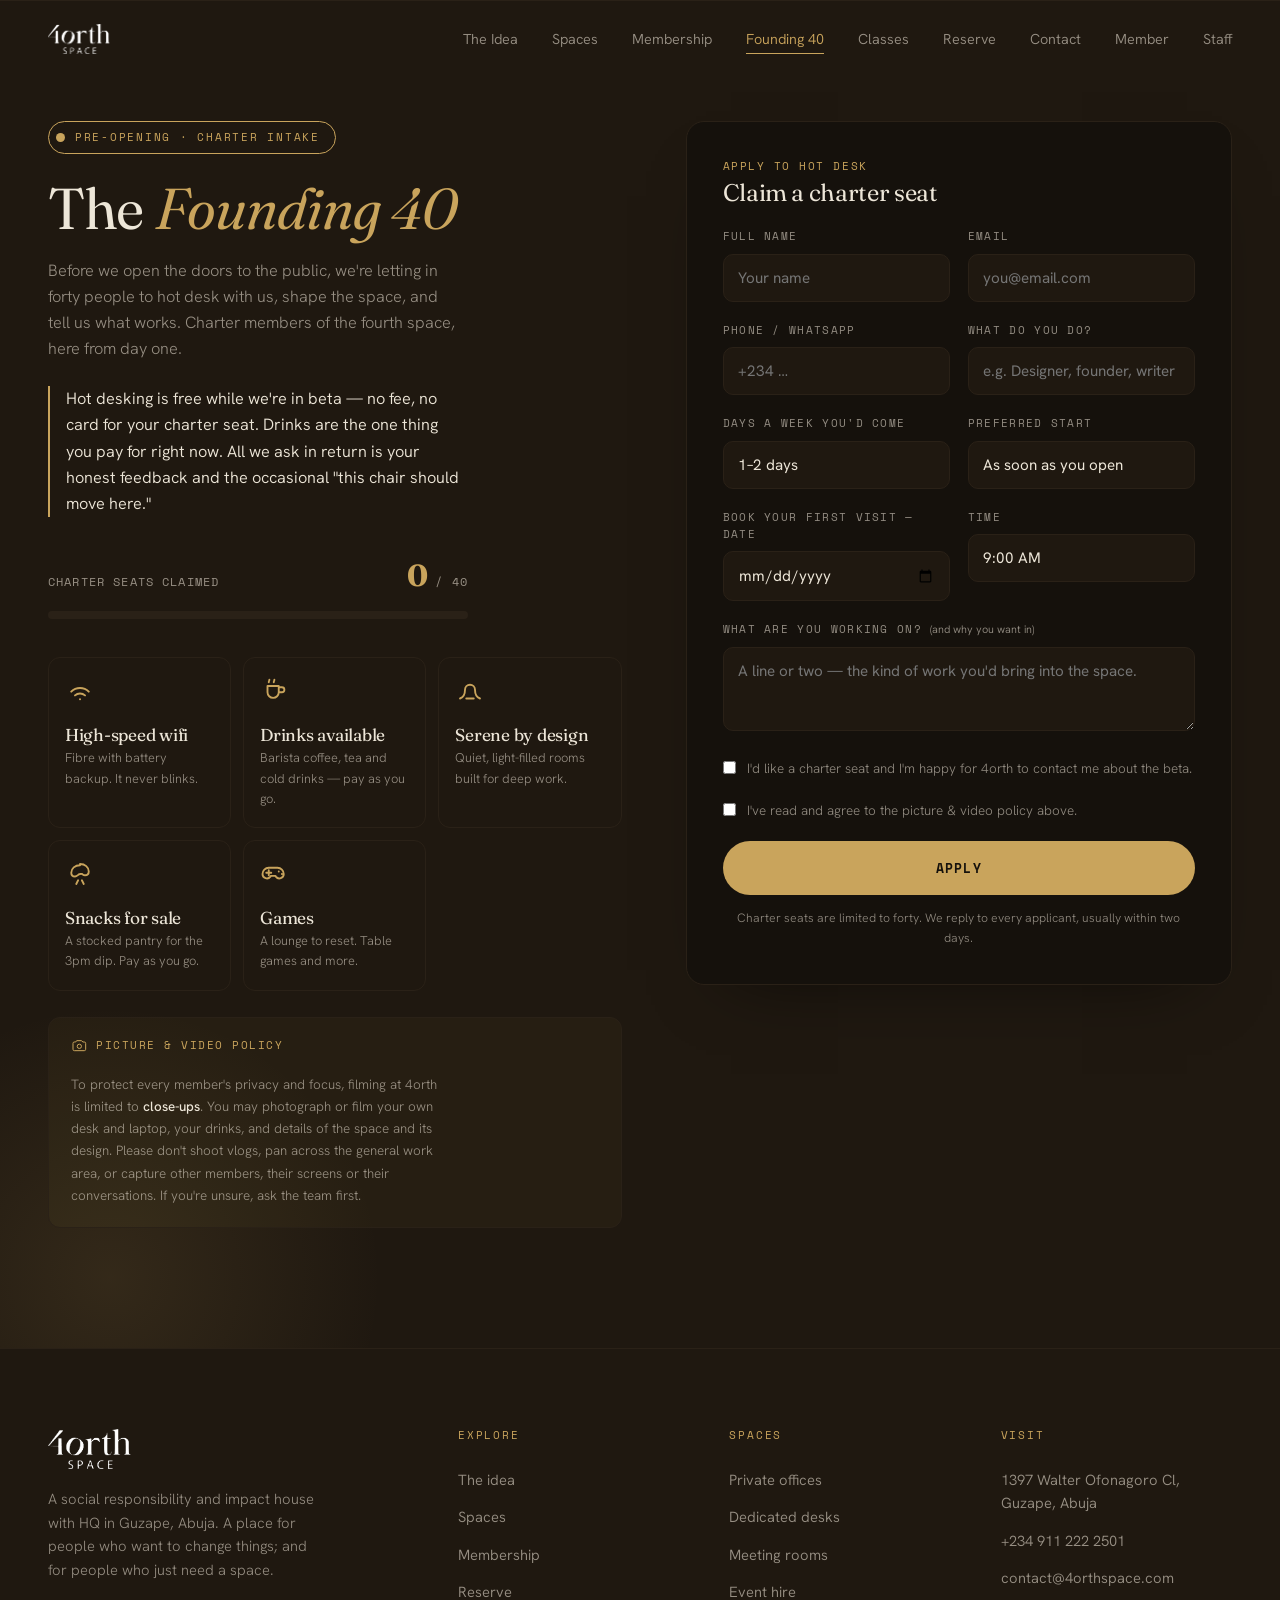
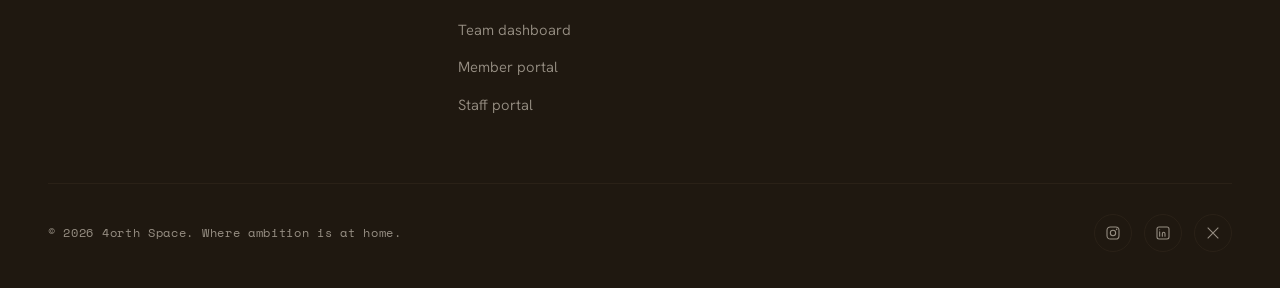
<file: founding.html>
<!DOCTYPE html>
<html lang="en">
<head>
<meta charset="UTF-8">
<meta name="viewport" content="width=device-width, initial-scale=1">
<title>Founding 40 — 4orth Space</title>
<meta name="description" content="Beyond home, work, and the social. 4orth is Abuja's fourth space — a members' club and creative workspace in Guzape where ambition is at home.">
<link rel="icon" type="image/png" href="logo-secondary.png">
<link rel="apple-touch-icon" href="logo-secondary.png">
<link rel="preconnect" href="https://fonts.googleapis.com">
<link rel="preconnect" href="https://fonts.gstatic.com" crossorigin>
<link href="https://fonts.googleapis.com/css2?family=Fraunces:ital,opsz,wght@0,9..144,300..600;1,9..144,300..500&family=Hanken+Grotesk:wght@300..700&family=Space+Mono:wght@400;700&display=swap" rel="stylesheet">
<link rel="stylesheet" href="style.css">
</head>
<body>
<!-- NAV -->
<header id="hdr">
  <div class="wrap nav">
    <a href="index.html" class="brand"><img class="brand-logo" src="logo.png" alt="4orth Space"></a>
    <ul class="nav-links">
      <li><a href="idea.html">The Idea</a></li>
      <li><a href="spaces.html">Spaces</a></li>
      <li><a href="membership.html">Membership</a></li>
      <li><a href="founding.html">Founding 40</a></li>
      <li><a href="classes.html">Classes</a></li>
      <li><a href="reserve.html">Reserve</a></li>
      <li><a href="contact.html">Contact</a></li>
      <li><a href="#" data-portal-open>Member</a></li>
      <li><a href="#" data-staff-open>Staff</a></li>
    </ul>
    <button class="burger" id="burger" aria-label="Open menu" aria-expanded="false">
      <span></span><span></span><span></span>
    </button>
  </div>
</header>

<!-- MOBILE DRAWER -->
<nav class="drawer" id="drawer" aria-hidden="true">
  <a href="idea.html"><span class="n">01</span>The Idea</a>
  <a href="spaces.html"><span class="n">02</span>Spaces</a>
  <a href="membership.html"><span class="n">03</span>Membership</a>
  <a href="founding.html"><span class="n">04</span>Founding 40</a>
  <a href="classes.html"><span class="n">05</span>Classes</a>
  <a href="reserve.html"><span class="n">06</span>Reserve</a>
  <a href="contact.html"><span class="n">07</span>Contact</a>
  <a href="#" data-portal-open><span class="n">08</span>Member</a>
  <a href="#" data-staff-open><span class="n">09</span>Staff</a>
</nav>

<span id="top"></span>

<!-- HERO -->
<section class="hero" data-page="home" hidden>
  <div class="hero-grid"></div>
  <div class="hero-glow"></div>
  <div class="wrap">
    <div class="hero-tag reveal"><span class="dot"></span><span>Guzape · Abuja · Now in pre-opening</span></div>
    <h1 class="reveal">
      <span class="ln">Beyond home.</span>
      <span class="ln">Beyond work.</span>
      <span class="ln"><i>The fourth space.</i></span>
    </h1>
    <p class="hero-sub reveal">Abuja has a third place for everyone. 4orth is the one reserved for the few, a members' club and creative workspace built for people whose ambition needs somewhere to live.</p>
    <div class="hero-actions reveal">
      <a href="reserve.html" class="btn btn-primary">Reserve a space →</a>
      <a href="membership.html" class="btn btn-ghost">View membership</a>
    </div>
  </div>
</section>

<!-- FOURTH SPACE -->
<section class="fourth" id="fourth" data-page="idea" hidden>
  <div class="wrap">
    <div class="reveal">
      <div class="eyebrow">The idea — 01 / The fourth space</div>
      <p class="lead">Sociologists named three places that hold a life. We built the <em>fourth</em> — where the work you're proud of actually gets made.</p>
    </div>
    <div class="places reveal">
      <div class="place">
        <div class="n">First place</div>
        <h3>Home</h3>
        <p>Where you rest. Comfortable, but rarely where momentum is found.</p>
        <div class="bar"><i></i></div>
      </div>
      <div class="place">
        <div class="n">Second place</div>
        <h3>Work</h3>
        <p>Where you're paid. Structured, scheduled, and shaped by someone else.</p>
        <div class="bar"><i></i></div>
      </div>
      <div class="place">
        <div class="n">Third place</div>
        <h3>The social</h3>
        <p>Cafés, clubs, lounges. Welcome, but designed for everyone at once.</p>
        <div class="bar"><i></i></div>
      </div>
      <div class="place is4">
        <div class="n">Fourth place — 4orth</div>
        <h3>Here</h3>
        <p>Curated, private, and tuned for output. Where ambition is finally at home.</p>
        <div class="bar"><i></i></div>
      </div>
    </div>
  </div>
</section>

<!-- VALUES -->
<section class="values" id="values" data-page="home" hidden>
  <div class="wrap">
    <div class="shead reveal">
      <div>
        <div class="eyebrow">What sets the room — 02</div>
        <h2>Excellence is in the <em>details</em> you'll never have to mention.</h2>
      </div>
      <p>Every surface, system, and service at 4orth is engineered so that the only thing demanding your attention is the work itself.</p>
    </div>
    <div class="vgrid reveal">
      <div class="vcard">
        <div class="num">/ 01</div>
        <h3>Built without compromise</h3>
        <p>Acoustic-treated rooms, ergonomic furnishing, gigabit fibre with battery backup, and a power supply that never blinks. Infrastructure you'll forget exists because it simply works.</p>
      </div>
      <div class="vcard">
        <div class="num">/ 02</div>
        <h3>A curated membership</h3>
        <p>Founders, partners, creatives, and operators — admitted by application. The person at the next desk is a deliberate part of why you came.</p>
      </div>
      <div class="vcard">
        <div class="num">/ 03</div>
        <h3>Discretion by design</h3>
        <p>Private suites, soundproof call booths, and a no-photography floor policy. Sensitive work and quiet deals stay exactly that.</p>
      </div>
    </div>
  </div>
</section>

<!-- STATS -->
<section class="stats" data-page="home" hidden>
  <div class="wrap">
    <div class="sgrid reveal">
      <div class="stat"><div class="num" data-count="1">0</div><div class="lab">Floor, fully serviced</div></div>
      <div class="stat"><div class="num" data-count="40">0</div><div class="lab">Founding charter seats</div></div>
      <div class="stat"><div class="num" data-count="7">0</div><div class="lab">Spaces to book</div></div>
      <div class="stat"><div class="num">Open</div><div class="lab">Rooftop café &amp; walk-ins</div></div>
    </div>
  </div>
</section>

<!-- ROOFTOP CAFÉ -->
<section class="cafe" data-page="home" style="padding:100px 0;border-top:1px solid var(--espresso-3)" hidden>
  <div class="wrap">
    <div class="reveal">
      <div class="eyebrow">The rooftop · almost open</div>
      <h2 style="font-size:clamp(2rem,4.4vw,3.2rem);margin:16px 0 18px;line-height:1.02">The 4orth rooftop is <span class="serif-i" style="color:var(--brass)">almost open.</span></h2>
      <p style="color:var(--muted);font-weight:300;max-width:46ch">Escape to the rooftop and enjoy fresh pasta and signature drinks from our in-house café. Walk-ins welcome, no membership required.</p>
      <div style="display:flex;gap:10px;flex-wrap:wrap;margin:24px 0 28px">
        <span class="chiplet">Walk-ins welcome</span><span class="chiplet">Delivery available</span><span class="chiplet">Specialty menu</span>
      </div>
      <div style="display:flex;gap:46px;flex-wrap:wrap;font-family:var(--f-mono);font-size:.82rem">
        <div><div style="color:var(--brass);letter-spacing:.12em;text-transform:uppercase;font-size:.64rem;margin-bottom:7px">Hours</div><div>Mon–Sat 9am–9pm</div><div style="color:var(--muted)">Sun 10am–6pm</div></div>
        <div><div style="color:var(--brass);letter-spacing:.12em;text-transform:uppercase;font-size:.64rem;margin-bottom:7px">Find us</div><div>Rooftop, 4orth HQ</div><div style="color:var(--muted)">Guzape, Abuja</div></div>
      </div>
      <a href="reserve.html" class="btn btn-primary" style="margin-top:30px">Reserve a space →</a>
    </div>
    <div class="reveal"><img src="cafe-image.webp" alt="4orth rooftop café" loading="lazy"></div>
  </div>
</section>

<!-- SERVICES -->
<section class="values" data-page="home" style="background:var(--bone-2)" hidden>
  <div class="wrap">
    <div class="shead reveal">
      <div>
        <div class="eyebrow" style="color:#9a7b39">More than a space</div>
        <h2>A full-service <em>partner.</em></h2>
      </div>
      <p>4orth is a creative social impact space where impact, creativity and community intersect. From impact experiences and CSR programmes to branding, digital services and training, we bring a wide network of expertise together, so you don't have to look elsewhere.</p>
    </div>
    <div class="svc-grid reveal">
      <div class="svc-card"><div class="n">/ 01</div><h3>Impact &amp; CSR</h3><p>Impact experiences and CSR programmes designed to build stronger relationships with the communities you serve.</p></div>
      <div class="svc-card"><div class="n">/ 02</div><h3>Branding &amp; merch</h3><p>Brand identity, campaigns and branded merchandise, produced through our creative network.</p></div>
      <div class="svc-card"><div class="n">/ 03</div><h3>Training &amp; workshops</h3><p>Hands-on creative workshops every month, plus training days designed and delivered for your team.</p></div>
    </div>
    <p class="svc-who reveal"><b>Who we work with:</b> financial institutions, global brands, foundations, government agencies, educational institutions, and purpose-driven organisations looking to create lasting change.</p>
  </div>
</section>

<!-- SPACES -->
<section class="spaces" id="spaces" data-page="spaces" hidden>
  <div class="wrap">
    <div class="shead reveal">
      <div>
        <div class="eyebrow">The spaces — 03</div>
        <h2>The right space, for <em>whatever you need.</em></h2>
      </div>
      <p>Every space is open to members and non-members alike. Book by the hour, the half day, or the full day. Filter by what today actually needs.</p>
    </div>
    <div class="filters reveal" id="filters">
      <button class="filter active" data-f="all">All spaces</button>
      <button class="filter" data-f="private">Private</button>
      <button class="filter" data-f="meeting">Meeting</button>
      <button class="filter" data-f="creative">Creative</button>
      <button class="filter" data-f="flexible">Flexible</button>
    </div>
    <div class="sp-grid reveal" id="spGrid">
      <!-- cards injected -->
    </div>
  </div>
</section>

<!-- MEMBERSHIPS -->
<section class="members" id="members" data-page="membership" hidden>
  <div class="wrap">
    <div class="shead reveal">
      <div>
        <div class="eyebrow">Membership — 04</div>
        <h2>Choose how you <em>belong.</em></h2>
      </div>
      <div>
        <p style="margin-bottom:18px">Every tier includes fibre with backup power, a serene floor, printing and member events. Access hours are confirmed at opening. Commit annually and keep two months.</p>
        <div class="toggle" id="billing">
          <button class="on" data-b="monthly">Monthly</button>
          <button data-b="annual">Annual</button>
          <span class="save">Save 16%</span>
        </div>
      </div>
    </div>
    <div class="mgrid reveal">
      <div class="plan">
        <div class="pname">Resident</div>
        <div class="pdesc">A flexible hot desk and full club access for the independent operator.</div>
        <div class="price"><span class="cur">₦</span><span class="amt" data-m="45000" data-a="37500">45,000</span><span class="per">/ month</span></div>
        <ul>
          <li><svg width="16" height="16" viewBox="0 0 16 16"><path d="M3 8.5l3 3 7-7.5" stroke="#C9A45C" stroke-width="1.7" fill="none" stroke-linecap="round"/></svg>Any open hot desk, first come</li>
          <li><svg width="16" height="16" viewBox="0 0 16 16"><path d="M3 8.5l3 3 7-7.5" stroke="#C9A45C" stroke-width="1.7" fill="none" stroke-linecap="round"/></svg>5 hrs of meeting room / month</li>
          <li><svg width="16" height="16" viewBox="0 0 16 16"><path d="M3 8.5l3 3 7-7.5" stroke="#C9A45C" stroke-width="1.7" fill="none" stroke-linecap="round"/></svg>Lounge, café &amp; events access</li>
          <li><svg width="16" height="16" viewBox="0 0 16 16"><path d="M3 8.5l3 3 7-7.5" stroke="#C9A45C" stroke-width="1.7" fill="none" stroke-linecap="round"/></svg>Printing &amp; mail handling</li>
        </ul>
        <a href="reserve.html" class="btn">Apply as Resident</a>
      </div>
      <div class="plan feat">
        <div class="badge">Most chosen</div>
        <div class="pname">Signature</div>
        <div class="pdesc">A desk that's always yours, with a guest pass and priority on rooms.</div>
        <div class="price"><span class="cur">₦</span><span class="amt" data-m="85000" data-a="70800">85,000</span><span class="per">/ month</span></div>
        <ul>
          <li><svg width="16" height="16" viewBox="0 0 16 16"><path d="M3 8.5l3 3 7-7.5" stroke="#C9A45C" stroke-width="1.7" fill="none" stroke-linecap="round"/></svg>Dedicated desk &amp; lockable storage</li>
          <li><svg width="16" height="16" viewBox="0 0 16 16"><path d="M3 8.5l3 3 7-7.5" stroke="#C9A45C" stroke-width="1.7" fill="none" stroke-linecap="round"/></svg>15 hrs of meeting room / month</li>
          <li><svg width="16" height="16" viewBox="0 0 16 16"><path d="M3 8.5l3 3 7-7.5" stroke="#C9A45C" stroke-width="1.7" fill="none" stroke-linecap="round"/></svg>2 guest day-passes / month</li>
          <li><svg width="16" height="16" viewBox="0 0 16 16"><path d="M3 8.5l3 3 7-7.5" stroke="#C9A45C" stroke-width="1.7" fill="none" stroke-linecap="round"/></svg>Business address &amp; call answering</li>
        </ul>
        <a href="reserve.html" class="btn btn-primary">Apply as Signature</a>
      </div>
      <div class="plan">
        <div class="pname">Executive</div>
        <div class="pdesc">A private office or suite for you and the team, fully serviced.</div>
        <div class="price"><span class="cur">₦</span><span class="amt" data-m="250000" data-a="208000">250,000</span><span class="per">/ month</span></div>
        <ul>
          <li><svg width="16" height="16" viewBox="0 0 16 16"><path d="M3 8.5l3 3 7-7.5" stroke="#C9A45C" stroke-width="1.7" fill="none" stroke-linecap="round"/></svg>Private lockable office (up to 4)</li>
          <li><svg width="16" height="16" viewBox="0 0 16 16"><path d="M3 8.5l3 3 7-7.5" stroke="#C9A45C" stroke-width="1.7" fill="none" stroke-linecap="round"/></svg>40 hrs of meeting room / month</li>
          <li><svg width="16" height="16" viewBox="0 0 16 16"><path d="M3 8.5l3 3 7-7.5" stroke="#C9A45C" stroke-width="1.7" fill="none" stroke-linecap="round"/></svg>Dedicated concierge &amp; reception</li>
          <li><svg width="16" height="16" viewBox="0 0 16 16"><path d="M3 8.5l3 3 7-7.5" stroke="#C9A45C" stroke-width="1.7" fill="none" stroke-linecap="round"/></svg>Branded signage &amp; priority booking</li>
        </ul>
        <a href="reserve.html" class="btn">Apply as Executive</a>
      </div>
    </div>
  </div>
</section>

<!-- FOUNDING 40 — pre-opening beta -->
<section class="founding" id="founding" data-page="founding">
  <div class="glow"></div>
  <div class="wrap">
    <div class="fnd-grid">
      <!-- left: story -->
      <div class="fnd-lead reveal">
        <div class="fnd-badge"><span class="pulse"></span><span>Pre-opening · Charter intake</span></div>
        <h2>The <em>Founding <span class="big4">40</span></em></h2>
        <p>Before we open the doors to the public, we're letting in forty people to hot desk with us, shape the space, and tell us what works. Charter members of the fourth space, here from day one.</p>
        <p class="free">Hot desking is free while we're in beta — no fee, no card for your charter seat. Drinks are the one thing you pay for right now. All we ask in return is your honest feedback and the occasional "this chair should move here."</p>

        <div class="fnd-prog">
          <div class="nums"><span>Charter seats claimed</span><span><b id="fndCount">0</b> / 40</span></div>
          <div class="track"><i id="fndBar" style="width:0%"></i></div>
        </div>

        <div class="fnd-perks">
          <div class="fnd-perk">
            <svg class="ic" viewBox="0 0 24 24" fill="none"><path d="M5 12.5a10 10 0 0114 0M8 15.5a6 6 0 018 0M12 18.5h.01" stroke="currentColor" stroke-width="1.6" stroke-linecap="round"/></svg>
            <h4>High-speed wifi</h4><p>Fibre with battery backup. It never blinks.</p>
          </div>
          <div class="fnd-perk">
            <svg class="ic" viewBox="0 0 24 24" fill="none"><path d="M6 8h9v5a4.5 4.5 0 01-9 0V8zM15 9h2.5a2 2 0 010 4H15M7 5c0-.8.5-1.2.5-2M11 5c0-.8.5-1.2.5-2" stroke="currentColor" stroke-width="1.5" stroke-linecap="round" stroke-linejoin="round"/></svg>
            <h4>Drinks available</h4><p>Barista coffee, tea and cold drinks — pay as you go.</p>
          </div>
          <div class="fnd-perk">
            <svg class="ic" viewBox="0 0 24 24" fill="none"><path d="M4 18c3-1 4-4 4-7a4 4 0 118 0c0 3 1 6 4 7M9 18h6" stroke="currentColor" stroke-width="1.5" stroke-linecap="round" stroke-linejoin="round"/></svg>
            <h4>Serene by design</h4><p>Quiet, light-filled rooms built for deep work.</p>
          </div>
          <div class="fnd-perk">
            <svg class="ic" viewBox="0 0 24 24" fill="none"><path d="M12 4c4 0 7 2.5 7 6 0 2-1.5 3-3 3-1 0-1.6-.5-2.3-1A3 3 0 0012 12a3 3 0 00-1.7.9c-.7.6-1.3 1.1-2.3 1.1-1.5 0-3-1-3-3 0-3.5 3-6 7-6zM9 20l1.5-3M15 20l-1.5-3" stroke="currentColor" stroke-width="1.5" stroke-linecap="round" stroke-linejoin="round"/></svg>
            <h4>Snacks for sale</h4><p>A stocked pantry for the 3pm dip. Pay as you go.</p>
          </div>
          <div class="fnd-perk">
            <svg class="ic" viewBox="0 0 24 24" fill="none"><path d="M7 9v4M5 11h4M15 10h.01M17.5 12h.01M7 7h7a5 5 0 015 5 3.5 3.5 0 01-6.3 2.1l-.4-.6h-3.6l-.4.6A3.5 3.5 0 012 12a5 5 0 015-5z" stroke="currentColor" stroke-width="1.5" stroke-linecap="round" stroke-linejoin="round"/></svg>
            <h4>Games</h4><p>A lounge to reset. Table games and more.</p>
          </div>
        </div>

        <div class="fnd-policy">
          <h4><svg viewBox="0 0 24 24" fill="none"><path d="M3 8a2 2 0 012-2h2l1.5-2h7L18 6h2a2 2 0 012 2v9a2 2 0 01-2 2H5a2 2 0 01-2-2V8z" stroke="currentColor" stroke-width="1.5"/><circle cx="12.5" cy="12.5" r="3.2" stroke="currentColor" stroke-width="1.5"/></svg>Picture &amp; video policy</h4>
          <p>To protect every member's privacy and focus, filming at 4orth is limited to <b>close-ups</b>. You may photograph or film your own desk and laptop, your drinks, and details of the space and its design. Please don't shoot vlogs, pan across the general work area, or capture other members, their screens or their conversations. If you're unsure, ask the team first.</p>
        </div>
      </div>

      <!-- right: application -->
      <div class="fnd-card reveal">
        <form id="fndForm" novalidate>
          <div class="ch">Apply to hot desk</div>
          <h3>Claim a charter seat</h3>
          <div class="row2">
            <div class="field"><label>Full name</label><input type="text" id="fName" data-req placeholder="Your name"><div class="err">Tell us your name.</div></div>
            <div class="field"><label>Email</label><input type="email" id="fEmail" data-req placeholder="you@email.com"><div class="err">Enter a valid email.</div></div>
          </div>
          <div class="row2">
            <div class="field"><label>Phone / WhatsApp</label><input type="tel" id="fPhone" data-req placeholder="+234 …"><div class="err">Add a number we can reach you on.</div></div>
            <div class="field"><label>What do you do?</label><input type="text" id="fWork" data-req placeholder="e.g. Designer, founder, writer"><div class="err">Tell us what you do.</div></div>
          </div>
          <div class="row2">
            <div class="field"><label>Days a week you'd come</label>
              <select id="fDays">
                <option>1–2 days</option><option>3–4 days</option><option>Most days</option><option>Not sure yet</option>
              </select>
            </div>
            <div class="field"><label>Preferred start</label>
              <select id="fStart">
                <option>As soon as you open</option><option>Within two weeks</option><option>Within a month</option><option>Just exploring</option>
              </select>
            </div>
          </div>
          <div class="row2">
            <div class="field"><label>Book your first visit — date</label><input type="date" id="fVisitDate" data-req><div class="err">Pick a date for your visit.</div></div>
            <div class="field"><label>Time</label>
              <select id="fVisitTime">
                <option>9:00 AM</option><option>10:00 AM</option><option>11:00 AM</option><option>12:00 PM</option><option>1:00 PM</option><option>2:00 PM</option><option>3:00 PM</option><option>4:00 PM</option><option>5:00 PM</option><option>6:00 PM</option><option>7:00 PM</option><option>8:00 PM</option>
              </select>
            </div>
          </div>
          <div class="field"><label>What are you working on? <span style="color:var(--muted);text-transform:none;letter-spacing:0;font-family:var(--f-body)">(and why you want in)</span></label>
            <textarea id="fWhy" data-req placeholder="A line or two — the kind of work you'd bring into the space."></textarea><div class="err">Give us a sentence or two.</div>
          </div>
          <label class="fnd-consent">
            <input type="checkbox" id="fConsent" data-check>
            <span>I'd like a charter seat and I'm happy for 4orth to contact me about the beta.</span>
          </label>
          <div class="err" id="fConsentErr" style="display:none;margin:-14px 0 14px;color:#e8a06b;font-family:var(--f-mono);font-size:.74rem">Please tick to continue.</div>
          <label class="fnd-consent">
            <input type="checkbox" id="fPics" data-check>
            <span>I've read and agree to the picture &amp; video policy above.</span>
          </label>
          <div class="err" id="fPicsErr" style="display:none;margin:-14px 0 16px;color:#e8a06b;font-family:var(--f-mono);font-size:.74rem">Please agree to the picture policy to continue.</div>
          <button type="submit" class="btn">Apply</button>
          <p class="fnd-foot">Charter seats are limited to forty. We reply to every applicant, usually within two days.</p>
        </form>

        <div class="fnd-success" id="fndSuccess">
          <div class="ring"><svg width="28" height="28" viewBox="0 0 28 28"><path d="M7 14.5l5 5 9-11" stroke="#C9A45C" stroke-width="2" fill="none" stroke-linecap="round"/></svg></div>
          <h3>You're on the list</h3>
          <div class="num" id="fndId">4F-0028</div>
          <div class="numlab">Your Founding member ID</div>
          <p id="fndSeatLine" style="margin-top:12px;font-family:var(--f-mono);font-size:.8rem;letter-spacing:.06em;color:var(--brass)">Charter seat #28 of 40</p>
          <p id="fndVisitLine" style="margin-top:8px;font-family:var(--f-mono);font-size:.78rem;color:var(--muted)">Visit booked: —</p>
          <p style="margin-top:14px">Keep this ID. You'll use it to check in, and to sign in to your member portal once we open. We'll confirm your visit by email. Welcome to the fourth space.</p>
          <button class="btn btn-ghost" id="fndAgain" style="width:auto;margin-top:22px">Apply for someone else</button>
        </div>
      </div>
    </div>
  </div>
</section>

<!-- CLASSES (kickboxing) -->
<section class="classes" id="classes" data-page="classes" hidden>
  <div class="wrap">
    <div class="shead reveal">
      <div>
        <div class="eyebrow">Activities · classes</div>
        <h2>Kickboxing at <em>4orth.</em></h2>
      </div>
      <p>Practical, high-energy kickboxing on the rooftop, for every level. Pick a session and book your time. Open to members and non-members.</p>
    </div>
    <div class="cls-grid reveal" id="clsGrid"></div>
    <div class="cls-book" id="clsBook" hidden>
      <form id="clsForm" novalidate>
        <div class="ch" id="clsBookEyebrow">Book your spot</div>
        <h3 id="clsBookTitle">Kickboxing</h3>
        <div class="row2">
          <div class="field"><label>Full name</label><input type="text" id="clName" data-req placeholder="Your name"><div class="err">Tell us your name.</div></div>
          <div class="field"><label>Email</label><input type="email" id="clEmail" data-req placeholder="you@email.com"><div class="err">Enter a valid email.</div></div>
        </div>
        <div class="row2">
          <div class="field"><label>Phone / WhatsApp</label><input type="tel" id="clPhone" data-req placeholder="+234 …"><div class="err">Add a number.</div></div>
          <div class="field"><label>Date</label><input type="date" id="clDate" data-req><div class="err">Pick a date.</div></div>
        </div>
        <button type="submit" class="btn">Apply</button>
      </form>
      <div class="cls-success" id="clsSuccess">
        <div class="ring"><svg width="26" height="26" viewBox="0 0 28 28"><path d="M7 14.5l5 5 9-11" stroke="#C9A45C" stroke-width="2" fill="none" stroke-linecap="round"/></svg></div>
        <h3>You're booked in</h3>
        <p id="clsSuccessLine" style="color:var(--brass);font-family:var(--f-mono);font-size:.82rem"></p>
        <p style="color:var(--muted);font-weight:300;max-width:38ch;margin:10px auto 0">We'll send a reminder. Wear comfortable clothes and bring water. See you on the mat.</p>
        <button class="btn btn-ghost" id="clsAgain" style="width:auto;margin-top:22px">Book another session</button>
      </div>
    </div>
  </div>
</section>

<!-- BOOKING -->
<section class="booking" id="booking" data-page="reserve" hidden>
  <div class="wrap">
    <div class="shead reveal">
      <div>
        <div class="eyebrow">Reserve — 05</div>
        <h2>Begin your <em>residency.</em></h2>
      </div>
      <p>Choose a space and we'll cost it instantly. Our concierge confirms within one business day.</p>
    </div>
    <div class="bk-wrap reveal">
      <div class="bk-form">
        <div class="bk-tabs" role="tablist">
          <button class="bk-tab on" data-pane="work" role="tab">Workspace</button>
          <button class="bk-tab" data-pane="room" role="tab">Meeting room</button>
          <button class="bk-tab" data-pane="tour" role="tab">Book a tour</button>
        </div>

        <!-- live form -->
        <form id="bkForm" novalidate>
          <!-- WORKSPACE -->
          <div class="bk-pane on" data-pane="work">
            <div class="row2">
              <div class="field"><label>Workspace type</label>
                <select id="wType" data-price>
                  <option value="hot|8000|32000|45000">Hot desk</option>
                  <option value="ded|12000|50000|85000">Dedicated desk</option>
                  <option value="off|30000|120000|250000">Private office</option>
                  <option value="suite|75000|320000|650000">Executive suite</option>
                </select>
              </div>
              <div class="field"><label>Duration</label>
                <select id="wDur" data-price>
                  <option value="day|1">Day pass</option>
                  <option value="week|2">Weekly</option>
                  <option value="month|3" selected>Monthly</option>
                </select>
              </div>
            </div>
            <div class="row2">
              <div class="field"><label>Start date</label>
                <input type="date" id="wDate" data-req><div class="err">Pick a start date.</div>
              </div>
              <div class="field"><label>How many people</label>
                <select id="wQty" data-price>
                  <option value="1">1 person</option><option value="2">2 people</option>
                  <option value="3">3 people</option><option value="4">4 people</option>
                  <option value="5">5+ people</option>
                </select>
              </div>
            </div>
          </div>

          <!-- MEETING ROOM -->
          <div class="bk-pane" data-pane="room">
            <div class="row2">
              <div class="field"><label>Room duration</label>
                <select id="rDur" data-price>
                  <option value="1h|15000">1 hour</option>
                  <option value="2h|28000">2 hours</option>
                  <option value="4h|52000" selected>4 hours</option>
                  <option value="day|120000">Full day</option>
                </select>
              </div>
              <div class="field"><label>Capacity</label>
                <select id="rCap" data-price>
                  <option value="2–4|1">2–4 people</option>
                  <option value="5–8|1.6">5–8 people</option>
                  <option value="9–12|2.4">9–12 people</option>
                  <option value="13+|3.5">13+ (boardroom)</option>
                </select>
              </div>
            </div>
            <div class="row2">
              <div class="field"><label>Date</label>
                <input type="date" id="rDate" data-req><div class="err">Pick a date.</div>
              </div>
              <div class="field"><label>Start time</label>
                <input type="time" id="rTime" data-req value="09:00"><div class="err">Pick a time.</div>
              </div>
            </div>
          </div>

          <!-- TOUR -->
          <div class="bk-pane" data-pane="tour">
            <div class="row2">
              <div class="field"><label>Preferred date</label>
                <input type="date" id="tDate" data-req><div class="err">Pick a date.</div>
              </div>
              <div class="field"><label>Preferred time</label>
                <select id="tTime">
                  <option>Morning (9–12)</option><option>Afternoon (12–4)</option><option>Evening (4–7)</option>
                </select>
              </div>
            </div>
            <div class="field"><label>What are you most interested in?</label>
              <select id="tInterest">
                <option>Resident membership</option><option>Signature membership</option>
                <option>Executive office / suite</option><option>Meeting &amp; event hire</option>
              </select>
            </div>
          </div>

          <!-- shared contact -->
          <div class="row2">
            <div class="field"><label>Full name</label>
              <input type="text" id="bName" data-req placeholder="Your name"><div class="err">Tell us your name.</div>
            </div>
            <div class="field"><label>Email</label>
              <input type="email" id="bEmail" data-req placeholder="you@company.com"><div class="err">Enter a valid email.</div>
            </div>
          </div>
          <button type="submit" class="btn" id="bkSubmit">Apply</button>
        </form>
      </div>

      <!-- SUMMARY -->
      <aside class="bk-summary">
        <div id="sumLive">
          <div class="eyebrow">Your reservation</div>
          <h3 id="sumTitle">Hot desk · Monthly</h3>
          <div id="sumLines">
            <div class="sum-line"><span class="k">Space</span><span class="v" id="lSpace">Hot desk</span></div>
            <div class="sum-line"><span class="k">Commitment</span><span class="v" id="lDur">Monthly</span></div>
            <div class="sum-line"><span class="k">People</span><span class="v" id="lQty">1 person</span></div>
            <div class="sum-line"><span class="k">Rate</span><span class="v" id="lRate">₦45,000 / mo</span></div>
          </div>
          <div class="sum-total">
            <div class="row"><span class="lab">Estimated total</span><span class="big" id="sumTotal">₦45,000</span></div>
            <p class="sum-note" id="sumNote">Billed monthly. No booking fee — your concierge confirms availability before any charge.</p>
          </div>
        </div>
        <div class="bk-success" id="bkSuccess" style="color:var(--bone)">
          <div class="ring"><svg width="26" height="26" viewBox="0 0 26 26"><path d="M6 13.5l5 5 9-11" stroke="#C9A45C" stroke-width="2" fill="none" stroke-linecap="round"/></svg></div>
          <h3 style="color:var(--bone)">Reservation received</h3>
          <p style="color:var(--muted)">Thank you — your concierge will confirm availability and next steps by email within one business day.</p>
          <div class="ref" id="bkRef">REF · 4S-000000</div>
          <button class="btn btn-ghost" id="bkAgain">Make another</button>
        </div>
      </aside>
    </div>
  </div>
</section>


<!-- FAQ -->
<section class="faq" id="faq" data-page="reserve" hidden>
  <div class="wrap">
    <div class="shead reveal" style="justify-content:center;text-align:center">
      <div>
        <div class="eyebrow">Good to know — 07</div>
        <h2>Questions, answered.</h2>
      </div>
    </div>
    <div class="faq-list reveal">
      <div class="qa">
        <button aria-expanded="false"><span>Is 4orth open to anyone, or is it application-only?</span><span class="ic"></span></button>
        <div class="ans"><p>Day passes and meeting rooms are open to all by reservation. Resident, Signature, and Executive memberships are by application — a short conversation that keeps the community considered and the rooms quiet.</p></div>
      </div>
      <div class="qa">
        <button aria-expanded="false"><span>What's actually included in a membership?</span><span class="ic"></span></button>
        <div class="ans"><p>Every tier includes secure access, gigabit fibre with backup power, printing, a monthly allocation of meeting-room hours, and access to member events. Signature and Executive add a business address, call handling, and dedicated space. We're still in pre-opening, so set access hours will be confirmed before we open.</p></div>
      </div>
      <div class="qa">
        <button aria-expanded="false"><span>Can I bring guests or clients?</span><span class="ic"></span></button>
        <div class="ans"><p>Yes. Signature and Executive members receive monthly guest passes, and any member can book private meeting rooms for client sessions. The ground-floor lounge is designed precisely for those first impressions.</p></div>
      </div>
      <div class="qa">
        <button aria-expanded="false"><span>Where exactly is 4orth, and is parking available?</span><span class="ic"></span></button>
        <div class="ans"><p>We're in Guzape, Abuja, with secure on-site parking for members and validated guest parking. The full address is shared on confirmation of your tour.</p></div>
      </div>
      <div class="qa">
        <button aria-expanded="false"><span>How do I cancel or change a plan?</span><span class="ic"></span></button>
        <div class="ans"><p>Monthly plans roll month to month and can be paused or cancelled with 14 days' notice. Annual plans can be transferred or upgraded at any time — speak to your concierge and we'll handle the rest.</p></div>
      </div>
    </div>
  </div>
</section>

<!-- CONTACT -->
<section class="contact" id="contact" data-page="contact" hidden>
  <div class="wrap">
    <div class="ct-grid">
      <div class="ct-info reveal">
        <div class="eyebrow">Contact — 08</div>
        <h2 style="margin-top:14px">Come see the <em>fourth space.</em></h2>
        <p>Tell us a little about what you're building. We'll arrange a private tour at a time that suits you.</p>
        <div class="ct-list">
          <div class="ct-item">
            <div class="ic"><svg width="18" height="18" viewBox="0 0 24 24" fill="none"><path d="M12 2C8 2 5 5 5 9c0 5 7 13 7 13s7-8 7-13c0-4-3-7-7-7z" stroke="currentColor" stroke-width="1.6"/><circle cx="12" cy="9" r="2.4" stroke="currentColor" stroke-width="1.6"/></svg></div>
            <div><div class="lab">Visit</div><div class="val">1397 Walter Ofonagoro Cl, Guzape, Abuja 900110</div><div class="val" style="font-size:.85rem;color:var(--muted)">Federal Capital Territory · Abuja · London</div></div>
          </div>
          <div class="ct-item">
            <div class="ic"><svg width="18" height="18" viewBox="0 0 24 24" fill="none"><path d="M5 4h4l2 5-3 2c1 3 3 5 6 6l2-3 5 2v4c0 1-1 2-2 2C12 24 0 12 0 4 0 3 1 2 2 2" stroke="currentColor" stroke-width="1.6" transform="translate(2 0)"/></svg></div>
            <div><div class="lab">Call / WhatsApp</div><div class="val">+234 911 222 2501</div></div>
          </div>
          <div class="ct-item">
            <div class="ic"><svg width="18" height="18" viewBox="0 0 24 24" fill="none"><rect x="3" y="5" width="18" height="14" rx="2" stroke="currentColor" stroke-width="1.6"/><path d="M4 7l8 6 8-6" stroke="currentColor" stroke-width="1.6"/></svg></div>
            <div><div class="lab">Email</div><div class="val">contact@4orthspace.com</div></div>
          </div>
          <div class="ct-item">
            <div class="ic"><svg width="18" height="18" viewBox="0 0 24 24" fill="none"><circle cx="12" cy="12" r="9" stroke="currentColor" stroke-width="1.6"/><path d="M12 7v5l3 2" stroke="currentColor" stroke-width="1.6" stroke-linecap="round"/></svg></div>
            <div><div class="lab">Opening hours</div><div class="val">Mon–Sat 9:00am–9:00pm</div><div class="val" style="font-size:.85rem;color:var(--muted)">Sun 10:00am–6:00pm</div></div>
          </div>
        </div>
      </div>
      <form class="ct-form reveal" id="ctForm" novalidate>
        <div class="row2">
          <div class="field"><label>Name</label><input type="text" id="cName" data-req placeholder="Full name"><div class="err">Tell us your name.</div></div>
          <div class="field"><label>Email</label><input type="email" id="cEmail" data-req placeholder="you@company.com"><div class="err">Enter a valid email.</div></div>
        </div>
        <div class="field"><label>I'm interested in</label>
          <select id="cTopic"><option>A private tour</option><option>Membership</option><option>Meeting / event hire</option><option>Partnerships</option></select>
        </div>
        <div class="field"><label>Message</label><textarea id="cMsg" data-req placeholder="A line about what you're working on…"></textarea><div class="err">Add a short message.</div></div>
        <button type="submit" class="btn">Apply</button>
        <div class="ct-ok" id="ctOk">Thank you — your message is in. We'll be in touch within one business day.</div>
      </form>
    </div>
  </div>
</section>

<!-- FOOTER -->
<footer>
  <div class="wrap">
    <div class="ft-top">
      <div class="ft-brand">
        <div class="brand"><img class="brand-logo" src="logo.png" alt="4orth Space"></div>
        <p>A social responsibility and impact house with HQ in Guzape, Abuja. A place for people who want to change things; and for people who just need a space.</p>
      </div>
      <div class="ft-col">
        <h4>Explore</h4>
        <a href="idea.html">The idea</a><a href="spaces.html">Spaces</a><a href="membership.html">Membership</a><a href="reserve.html">Reserve</a><a href="#" data-dash-open>Team dashboard</a><a href="#" data-portal-open>Member portal</a><a href="#" data-staff-open>Staff portal</a>
      </div>
      <div class="ft-col">
        <h4>Spaces</h4>
        <a href="spaces.html">Private offices</a><a href="spaces.html">Dedicated desks</a><a href="spaces.html">Meeting rooms</a><a href="spaces.html">Event hire</a>
      </div>
      <div class="ft-col">
        <h4>Visit</h4>
        <a href="contact.html">1397 Walter Ofonagoro Cl, Guzape, Abuja</a><a href="tel:+2349112222501">+234 911 222 2501</a><a href="mailto:contact@4orthspace.com">contact@4orthspace.com</a>
      </div>
    </div>
    <div class="ft-bot">
      <p>© <span id="yr"></span> 4orth Space. Where ambition is at home.</p>
      <div class="ft-social">
        <a href="#" aria-label="Instagram"><svg width="16" height="16" viewBox="0 0 24 24" fill="none"><rect x="3" y="3" width="18" height="18" rx="5" stroke="currentColor" stroke-width="1.6"/><circle cx="12" cy="12" r="4" stroke="currentColor" stroke-width="1.6"/><circle cx="17.5" cy="6.5" r="1.2" fill="currentColor"/></svg></a>
        <a href="#" aria-label="LinkedIn"><svg width="16" height="16" viewBox="0 0 24 24" fill="none"><rect x="3" y="3" width="18" height="18" rx="3" stroke="currentColor" stroke-width="1.6"/><path d="M7 10v7M7 7v.01M11 17v-4a2 2 0 014 0v4" stroke="currentColor" stroke-width="1.6" stroke-linecap="round"/></svg></a>
        <a href="#" aria-label="X"><svg width="16" height="16" viewBox="0 0 24 24" fill="none"><path d="M4 4l16 16M20 4L4 20" stroke="currentColor" stroke-width="1.6"/></svg></a>
      </div>
    </div>
  </div>
</footer>

<!-- ==================== OPERATIONS DASHBOARD ==================== -->
<!-- ==================== ADMIN — BUSINESS OS ==================== -->
<div class="dash" id="dash" role="dialog" aria-modal="true" aria-label="4orth admin dashboard">
  <div class="dash-bar">
    <div class="wrap in">
      <div class="brand"><span class="four">4</span><b>orth</b><span class="mono">Admin OS</span></div>
      <div style="display:flex;align-items:center;gap:14px">
        <span class="dash-live" id="dashLiveTag" hidden><i></i>Live</span>
        <button class="dash-close" id="dashSync" hidden>Sync sheet</button>
        <button class="dash-close" id="dashReset" hidden>Reset data</button>
        <button class="dash-close" id="dashClose">Close ✕</button>
      </div>
    </div>
  </div>
  <div class="wrap">
    <div class="dash-gate" id="dashGate">
      <div class="eyebrow" style="display:flex">Staff access</div>
      <h2>Admin dashboard</h2>
      <p>The command centre for 4orth Space, Guzape — spaces, bookings, members, loyalty and tasks.</p>
      <div class="gate-field"><label for="dashUser">Username</label><input type="text" id="dashUser" autocomplete="username" placeholder="Username"></div>
      <div class="gate-field"><label for="dashPass">Password</label><input type="password" id="dashPass" autocomplete="current-password" placeholder="••••"><div class="gate-err" id="dashErr">That username or password isn't right.</div></div>
      <button class="btn" id="dashGo">Sign in</button>
    </div>
    <div id="dashApp" hidden>
      <div class="dash-head">
        <div><h2 id="dashDeptTitle">Executive overview</h2><div class="sub" id="dashDate"></div></div>
        <button class="dash-close" id="dashOut">Sign out</button>
      </div>
      <div class="dash-tabs" id="dashTabs">
        <button class="dash-tab on" data-tab="overview">Executive</button>
        <button class="dash-tab" data-tab="clients">Clients <span class="cnt" id="enqCount"></span></button>
        <button class="dash-tab" data-tab="operations">Operations <span class="cnt" id="taskCount"></span></button>
        <button class="dash-tab" data-tab="marketing">Marketing</button>
        <button class="dash-tab" data-tab="hr">HR</button>
        <button class="dash-tab" data-tab="accounting">Accounting</button>
        <button class="dash-tab" data-tab="platform">Platform</button>
      </div>
      <div class="dash-view" id="dv-overview"></div>
      <div class="dash-view" id="dv-clients" hidden></div>
      <div class="dash-view" id="dv-operations" hidden></div>
      <div class="dash-view" id="dv-marketing" hidden></div>
      <div class="dash-view" id="dv-hr" hidden></div>
      <div class="dash-view" id="dv-accounting" hidden></div>
      <div class="dash-view" id="dv-platform" hidden></div>
    </div>
  </div>
</div>

<!-- ==================== MEMBER PORTAL ==================== -->
<div class="dash" id="portal" role="dialog" aria-modal="true" aria-label="4orth member portal">
  <div class="dash-bar">
    <div class="wrap in">
      <div class="brand"><span class="four">4</span><b>orth</b><span class="mono">Member</span></div>
      <button class="dash-close" id="portalClose">Close ✕</button>
    </div>
  </div>
  <div class="wrap">
    <div class="dash-gate" id="portalGate">
      <div class="eyebrow" style="display:flex">Member access</div>
      <h2 id="portalGateTitle">Your 4orth</h2>
      <p id="portalGateSub">Bookings, points, invoices and member events, all in one place.</p>
      <div id="portalSignIn">
        <div class="gate-field"><label for="portalId">Email or member ID</label><input type="text" id="portalId" placeholder="you@email.com or 4M-0001"></div>
        <div class="gate-field"><label for="portalPin">Password</label><input type="password" id="portalPin" placeholder="••••"><div class="gate-err" id="portalErr">We couldn't match that email and password.</div></div>
        <button class="btn" id="portalGo">Sign in</button>
        <p class="dash-hint">New here? <a href="#" id="toSignup">Create a member account</a></p>
      </div>
      <div id="portalSignUp" hidden>
        <div class="gate-field"><label for="suName">Full name</label><input type="text" id="suName" placeholder="Your name"></div>
        <div class="gate-field"><label for="suEmail">Email</label><input type="email" id="suEmail" placeholder="you@email.com"></div>
        <div class="gate-field"><label for="suPhone">Phone</label><input type="tel" id="suPhone" placeholder="+234 800 000 0000"></div>
        <div class="gate-field"><label for="suPin">Choose a password</label><input type="password" id="suPin" placeholder="At least 4 characters"><div class="gate-err" id="suErr">Please fill in your name, a valid email and a password of at least 4 characters.</div></div>
        <button class="btn" id="suGo">Create account</button>
        <p class="dash-hint">Already a member? <a href="#" id="toSignin">Sign in</a></p>
      </div>
    </div>
    <div id="portalApp" hidden>
      <div id="portalHeader"></div>
      <div class="dash-tabs" id="portalTabs">
        <button class="dash-tab on" data-ptab="overview">Overview</button>
        <button class="dash-tab" data-ptab="planner">Planner</button>
        <button class="dash-tab" data-ptab="calendar">Calendar</button>
        <button class="dash-tab" data-ptab="workspace">My workspace</button>
        <button class="dash-tab" data-ptab="bookings">Bookings</button>
        <button class="dash-tab" data-ptab="invoices">Invoices</button>
        <button class="dash-tab" data-ptab="rewards">Rewards</button>
        <button class="dash-tab" data-ptab="events">Events</button>
        <button class="dash-tab" data-ptab="documents">Documents</button>
        <button class="dash-tab" data-ptab="profile">Profile</button>
      </div>
      <div class="dash-view" id="pv-overview"></div>
      <div class="dash-view" id="pv-planner" hidden></div>
      <div class="dash-view" id="pv-calendar" hidden></div>
      <div class="dash-view" id="pv-workspace" hidden></div>
      <div class="dash-view" id="pv-bookings" hidden></div>
      <div class="dash-view" id="pv-invoices" hidden></div>
      <div class="dash-view" id="pv-rewards" hidden></div>
      <div class="dash-view" id="pv-events" hidden></div>
      <div class="dash-view" id="pv-documents" hidden></div>
      <div class="dash-view" id="pv-profile" hidden></div>
      <div style="margin-top:28px;display:flex;justify-content:flex-end"><button class="dash-close" id="portalOut">Sign out</button></div>
    </div>
  </div>
</div>

<!-- ==================== STAFF PORTAL ==================== -->
<div class="dash" id="staff" role="dialog" aria-modal="true" aria-label="4orth staff portal">
  <div class="dash-bar">
    <div class="wrap in">
      <div class="brand"><span class="four">4</span><b>orth</b><span class="mono">Staff</span></div>
      <button class="dash-close" id="staffClose">Close ✕</button>
    </div>
  </div>
  <div class="wrap">
    <div class="dash-gate" id="staffGate">
      <div class="eyebrow" style="display:flex">Staff sign-in</div>
      <h2>Staff portal</h2>
      <p>Clock in, file your daily report, answer manager queries and read notices.</p>
      <div class="gate-field"><label for="staffId">Name or staff ID</label><input type="text" id="staffId" placeholder="e.g. Tunde Bello or S2"></div>
      <div class="gate-field"><label for="staffPin">PIN</label><input type="password" id="staffPin" placeholder="••••"><div class="gate-err" id="staffErr">We couldn't match that staff member and PIN.</div></div>
      <button class="btn" id="staffGo">Sign in</button>
      <p class="dash-hint">Starter PIN is <code>0000</code>. Managers can reset it from HR.</p>
    </div>
    <div id="staffApp" hidden>
      <div id="staffHeader"></div>
      <div class="dash-tabs" id="staffTabs">
        <button class="dash-tab on" data-stab="today">Today</button>
        <button class="dash-tab" data-stab="tasks">My tasks</button>
        <button class="dash-tab" data-stab="queries">Queries <span class="cnt" id="sQCnt"></span></button>
        <button class="dash-tab" data-stab="notices">Notices <span class="cnt" id="sNCnt"></span></button>
      </div>
      <div class="dash-view" id="sv-today"></div>
      <div class="dash-view" id="sv-tasks" hidden></div>
      <div class="dash-view" id="sv-queries" hidden></div>
      <div class="dash-view" id="sv-notices" hidden></div>
      <div style="margin-top:28px;display:flex;justify-content:flex-end"><button class="dash-close" id="staffOut">Sign out</button></div>
    </div>
  </div>
</div>

<button class="totop" id="totop" aria-label="Back to top"><svg width="18" height="18" viewBox="0 0 24 24" fill="none"><path d="M12 19V5M5 12l7-7 7 7" stroke="currentColor" stroke-width="2" stroke-linecap="round" stroke-linejoin="round"/></svg></button>
<script src="app.js"></script>
</body>
</html>
</file>
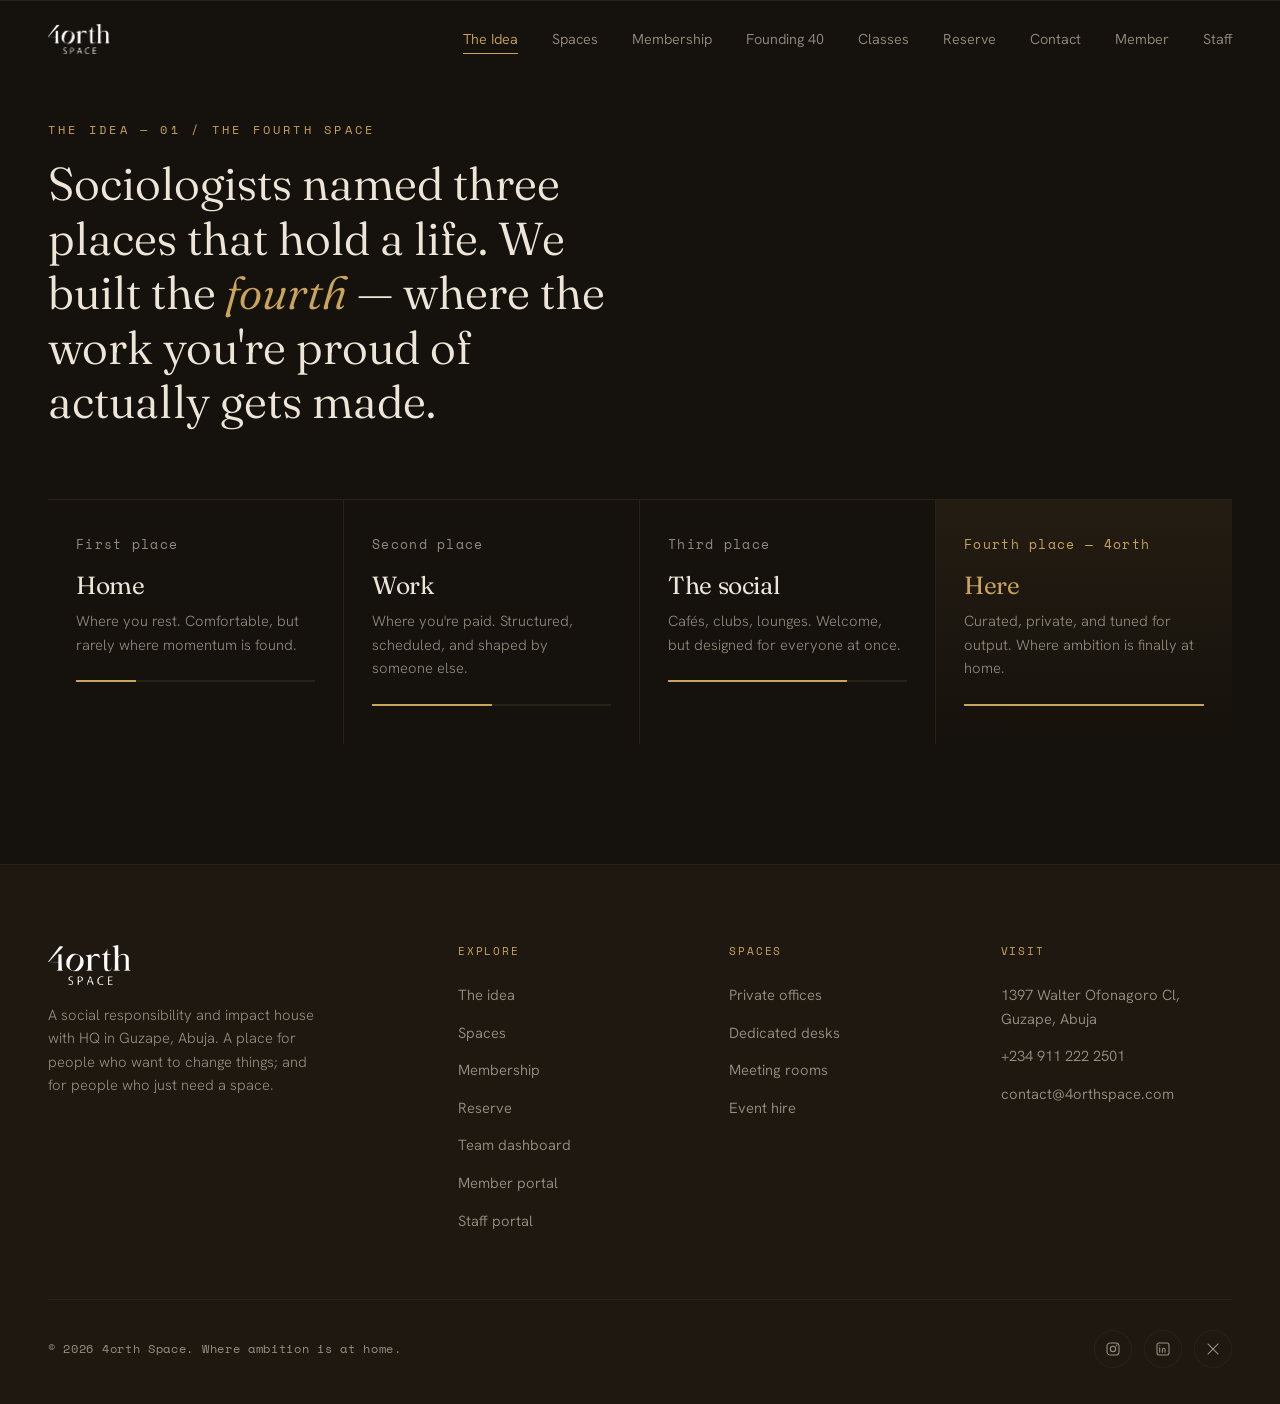
<file: idea.html>
<!DOCTYPE html>
<html lang="en">
<head>
<meta charset="UTF-8">
<meta name="viewport" content="width=device-width, initial-scale=1">
<title>The Idea — 4orth Space</title>
<meta name="description" content="Beyond home, work, and the social. 4orth is Abuja's fourth space — a members' club and creative workspace in Guzape where ambition is at home.">
<link rel="icon" type="image/png" href="logo-secondary.png">
<link rel="apple-touch-icon" href="logo-secondary.png">
<link rel="preconnect" href="https://fonts.googleapis.com">
<link rel="preconnect" href="https://fonts.gstatic.com" crossorigin>
<link href="https://fonts.googleapis.com/css2?family=Fraunces:ital,opsz,wght@0,9..144,300..600;1,9..144,300..500&family=Hanken+Grotesk:wght@300..700&family=Space+Mono:wght@400;700&display=swap" rel="stylesheet">
<link rel="stylesheet" href="style.css">
</head>
<body>
<!-- NAV -->
<header id="hdr">
  <div class="wrap nav">
    <a href="index.html" class="brand"><img class="brand-logo" src="logo.png" alt="4orth Space"></a>
    <ul class="nav-links">
      <li><a href="idea.html">The Idea</a></li>
      <li><a href="spaces.html">Spaces</a></li>
      <li><a href="membership.html">Membership</a></li>
      <li><a href="founding.html">Founding 40</a></li>
      <li><a href="classes.html">Classes</a></li>
      <li><a href="reserve.html">Reserve</a></li>
      <li><a href="contact.html">Contact</a></li>
      <li><a href="#" data-portal-open>Member</a></li>
      <li><a href="#" data-staff-open>Staff</a></li>
    </ul>
    <button class="burger" id="burger" aria-label="Open menu" aria-expanded="false">
      <span></span><span></span><span></span>
    </button>
  </div>
</header>

<!-- MOBILE DRAWER -->
<nav class="drawer" id="drawer" aria-hidden="true">
  <a href="idea.html"><span class="n">01</span>The Idea</a>
  <a href="spaces.html"><span class="n">02</span>Spaces</a>
  <a href="membership.html"><span class="n">03</span>Membership</a>
  <a href="founding.html"><span class="n">04</span>Founding 40</a>
  <a href="classes.html"><span class="n">05</span>Classes</a>
  <a href="reserve.html"><span class="n">06</span>Reserve</a>
  <a href="contact.html"><span class="n">07</span>Contact</a>
  <a href="#" data-portal-open><span class="n">08</span>Member</a>
  <a href="#" data-staff-open><span class="n">09</span>Staff</a>
</nav>

<span id="top"></span>

<!-- HERO -->
<section class="hero" data-page="home" hidden>
  <div class="hero-grid"></div>
  <div class="hero-glow"></div>
  <div class="wrap">
    <div class="hero-tag reveal"><span class="dot"></span><span>Guzape · Abuja · Now in pre-opening</span></div>
    <h1 class="reveal">
      <span class="ln">Beyond home.</span>
      <span class="ln">Beyond work.</span>
      <span class="ln"><i>The fourth space.</i></span>
    </h1>
    <p class="hero-sub reveal">Abuja has a third place for everyone. 4orth is the one reserved for the few, a members' club and creative workspace built for people whose ambition needs somewhere to live.</p>
    <div class="hero-actions reveal">
      <a href="reserve.html" class="btn btn-primary">Reserve a space →</a>
      <a href="membership.html" class="btn btn-ghost">View membership</a>
    </div>
  </div>
</section>

<!-- FOURTH SPACE -->
<section class="fourth" id="fourth" data-page="idea">
  <div class="wrap">
    <div class="reveal">
      <div class="eyebrow">The idea — 01 / The fourth space</div>
      <p class="lead">Sociologists named three places that hold a life. We built the <em>fourth</em> — where the work you're proud of actually gets made.</p>
    </div>
    <div class="places reveal">
      <div class="place">
        <div class="n">First place</div>
        <h3>Home</h3>
        <p>Where you rest. Comfortable, but rarely where momentum is found.</p>
        <div class="bar"><i></i></div>
      </div>
      <div class="place">
        <div class="n">Second place</div>
        <h3>Work</h3>
        <p>Where you're paid. Structured, scheduled, and shaped by someone else.</p>
        <div class="bar"><i></i></div>
      </div>
      <div class="place">
        <div class="n">Third place</div>
        <h3>The social</h3>
        <p>Cafés, clubs, lounges. Welcome, but designed for everyone at once.</p>
        <div class="bar"><i></i></div>
      </div>
      <div class="place is4">
        <div class="n">Fourth place — 4orth</div>
        <h3>Here</h3>
        <p>Curated, private, and tuned for output. Where ambition is finally at home.</p>
        <div class="bar"><i></i></div>
      </div>
    </div>
  </div>
</section>

<!-- VALUES -->
<section class="values" id="values" data-page="home" hidden>
  <div class="wrap">
    <div class="shead reveal">
      <div>
        <div class="eyebrow">What sets the room — 02</div>
        <h2>Excellence is in the <em>details</em> you'll never have to mention.</h2>
      </div>
      <p>Every surface, system, and service at 4orth is engineered so that the only thing demanding your attention is the work itself.</p>
    </div>
    <div class="vgrid reveal">
      <div class="vcard">
        <div class="num">/ 01</div>
        <h3>Built without compromise</h3>
        <p>Acoustic-treated rooms, ergonomic furnishing, gigabit fibre with battery backup, and a power supply that never blinks. Infrastructure you'll forget exists because it simply works.</p>
      </div>
      <div class="vcard">
        <div class="num">/ 02</div>
        <h3>A curated membership</h3>
        <p>Founders, partners, creatives, and operators — admitted by application. The person at the next desk is a deliberate part of why you came.</p>
      </div>
      <div class="vcard">
        <div class="num">/ 03</div>
        <h3>Discretion by design</h3>
        <p>Private suites, soundproof call booths, and a no-photography floor policy. Sensitive work and quiet deals stay exactly that.</p>
      </div>
    </div>
  </div>
</section>

<!-- STATS -->
<section class="stats" data-page="home" hidden>
  <div class="wrap">
    <div class="sgrid reveal">
      <div class="stat"><div class="num" data-count="1">0</div><div class="lab">Floor, fully serviced</div></div>
      <div class="stat"><div class="num" data-count="40">0</div><div class="lab">Founding charter seats</div></div>
      <div class="stat"><div class="num" data-count="7">0</div><div class="lab">Spaces to book</div></div>
      <div class="stat"><div class="num">Open</div><div class="lab">Rooftop café &amp; walk-ins</div></div>
    </div>
  </div>
</section>

<!-- ROOFTOP CAFÉ -->
<section class="cafe" data-page="home" style="padding:100px 0;border-top:1px solid var(--espresso-3)" hidden>
  <div class="wrap">
    <div class="reveal">
      <div class="eyebrow">The rooftop · almost open</div>
      <h2 style="font-size:clamp(2rem,4.4vw,3.2rem);margin:16px 0 18px;line-height:1.02">The 4orth rooftop is <span class="serif-i" style="color:var(--brass)">almost open.</span></h2>
      <p style="color:var(--muted);font-weight:300;max-width:46ch">Escape to the rooftop and enjoy fresh pasta and signature drinks from our in-house café. Walk-ins welcome, no membership required.</p>
      <div style="display:flex;gap:10px;flex-wrap:wrap;margin:24px 0 28px">
        <span class="chiplet">Walk-ins welcome</span><span class="chiplet">Delivery available</span><span class="chiplet">Specialty menu</span>
      </div>
      <div style="display:flex;gap:46px;flex-wrap:wrap;font-family:var(--f-mono);font-size:.82rem">
        <div><div style="color:var(--brass);letter-spacing:.12em;text-transform:uppercase;font-size:.64rem;margin-bottom:7px">Hours</div><div>Mon–Sat 9am–9pm</div><div style="color:var(--muted)">Sun 10am–6pm</div></div>
        <div><div style="color:var(--brass);letter-spacing:.12em;text-transform:uppercase;font-size:.64rem;margin-bottom:7px">Find us</div><div>Rooftop, 4orth HQ</div><div style="color:var(--muted)">Guzape, Abuja</div></div>
      </div>
      <a href="reserve.html" class="btn btn-primary" style="margin-top:30px">Reserve a space →</a>
    </div>
    <div class="reveal"><img src="cafe-image.webp" alt="4orth rooftop café" loading="lazy"></div>
  </div>
</section>

<!-- SERVICES -->
<section class="values" data-page="home" style="background:var(--bone-2)" hidden>
  <div class="wrap">
    <div class="shead reveal">
      <div>
        <div class="eyebrow" style="color:#9a7b39">More than a space</div>
        <h2>A full-service <em>partner.</em></h2>
      </div>
      <p>4orth is a creative social impact space where impact, creativity and community intersect. From impact experiences and CSR programmes to branding, digital services and training, we bring a wide network of expertise together, so you don't have to look elsewhere.</p>
    </div>
    <div class="svc-grid reveal">
      <div class="svc-card"><div class="n">/ 01</div><h3>Impact &amp; CSR</h3><p>Impact experiences and CSR programmes designed to build stronger relationships with the communities you serve.</p></div>
      <div class="svc-card"><div class="n">/ 02</div><h3>Branding &amp; merch</h3><p>Brand identity, campaigns and branded merchandise, produced through our creative network.</p></div>
      <div class="svc-card"><div class="n">/ 03</div><h3>Training &amp; workshops</h3><p>Hands-on creative workshops every month, plus training days designed and delivered for your team.</p></div>
    </div>
    <p class="svc-who reveal"><b>Who we work with:</b> financial institutions, global brands, foundations, government agencies, educational institutions, and purpose-driven organisations looking to create lasting change.</p>
  </div>
</section>

<!-- SPACES -->
<section class="spaces" id="spaces" data-page="spaces" hidden>
  <div class="wrap">
    <div class="shead reveal">
      <div>
        <div class="eyebrow">The spaces — 03</div>
        <h2>The right space, for <em>whatever you need.</em></h2>
      </div>
      <p>Every space is open to members and non-members alike. Book by the hour, the half day, or the full day. Filter by what today actually needs.</p>
    </div>
    <div class="filters reveal" id="filters">
      <button class="filter active" data-f="all">All spaces</button>
      <button class="filter" data-f="private">Private</button>
      <button class="filter" data-f="meeting">Meeting</button>
      <button class="filter" data-f="creative">Creative</button>
      <button class="filter" data-f="flexible">Flexible</button>
    </div>
    <div class="sp-grid reveal" id="spGrid">
      <!-- cards injected -->
    </div>
  </div>
</section>

<!-- MEMBERSHIPS -->
<section class="members" id="members" data-page="membership" hidden>
  <div class="wrap">
    <div class="shead reveal">
      <div>
        <div class="eyebrow">Membership — 04</div>
        <h2>Choose how you <em>belong.</em></h2>
      </div>
      <div>
        <p style="margin-bottom:18px">Every tier includes fibre with backup power, a serene floor, printing and member events. Access hours are confirmed at opening. Commit annually and keep two months.</p>
        <div class="toggle" id="billing">
          <button class="on" data-b="monthly">Monthly</button>
          <button data-b="annual">Annual</button>
          <span class="save">Save 16%</span>
        </div>
      </div>
    </div>
    <div class="mgrid reveal">
      <div class="plan">
        <div class="pname">Resident</div>
        <div class="pdesc">A flexible hot desk and full club access for the independent operator.</div>
        <div class="price"><span class="cur">₦</span><span class="amt" data-m="45000" data-a="37500">45,000</span><span class="per">/ month</span></div>
        <ul>
          <li><svg width="16" height="16" viewBox="0 0 16 16"><path d="M3 8.5l3 3 7-7.5" stroke="#C9A45C" stroke-width="1.7" fill="none" stroke-linecap="round"/></svg>Any open hot desk, first come</li>
          <li><svg width="16" height="16" viewBox="0 0 16 16"><path d="M3 8.5l3 3 7-7.5" stroke="#C9A45C" stroke-width="1.7" fill="none" stroke-linecap="round"/></svg>5 hrs of meeting room / month</li>
          <li><svg width="16" height="16" viewBox="0 0 16 16"><path d="M3 8.5l3 3 7-7.5" stroke="#C9A45C" stroke-width="1.7" fill="none" stroke-linecap="round"/></svg>Lounge, café &amp; events access</li>
          <li><svg width="16" height="16" viewBox="0 0 16 16"><path d="M3 8.5l3 3 7-7.5" stroke="#C9A45C" stroke-width="1.7" fill="none" stroke-linecap="round"/></svg>Printing &amp; mail handling</li>
        </ul>
        <a href="reserve.html" class="btn">Apply as Resident</a>
      </div>
      <div class="plan feat">
        <div class="badge">Most chosen</div>
        <div class="pname">Signature</div>
        <div class="pdesc">A desk that's always yours, with a guest pass and priority on rooms.</div>
        <div class="price"><span class="cur">₦</span><span class="amt" data-m="85000" data-a="70800">85,000</span><span class="per">/ month</span></div>
        <ul>
          <li><svg width="16" height="16" viewBox="0 0 16 16"><path d="M3 8.5l3 3 7-7.5" stroke="#C9A45C" stroke-width="1.7" fill="none" stroke-linecap="round"/></svg>Dedicated desk &amp; lockable storage</li>
          <li><svg width="16" height="16" viewBox="0 0 16 16"><path d="M3 8.5l3 3 7-7.5" stroke="#C9A45C" stroke-width="1.7" fill="none" stroke-linecap="round"/></svg>15 hrs of meeting room / month</li>
          <li><svg width="16" height="16" viewBox="0 0 16 16"><path d="M3 8.5l3 3 7-7.5" stroke="#C9A45C" stroke-width="1.7" fill="none" stroke-linecap="round"/></svg>2 guest day-passes / month</li>
          <li><svg width="16" height="16" viewBox="0 0 16 16"><path d="M3 8.5l3 3 7-7.5" stroke="#C9A45C" stroke-width="1.7" fill="none" stroke-linecap="round"/></svg>Business address &amp; call answering</li>
        </ul>
        <a href="reserve.html" class="btn btn-primary">Apply as Signature</a>
      </div>
      <div class="plan">
        <div class="pname">Executive</div>
        <div class="pdesc">A private office or suite for you and the team, fully serviced.</div>
        <div class="price"><span class="cur">₦</span><span class="amt" data-m="250000" data-a="208000">250,000</span><span class="per">/ month</span></div>
        <ul>
          <li><svg width="16" height="16" viewBox="0 0 16 16"><path d="M3 8.5l3 3 7-7.5" stroke="#C9A45C" stroke-width="1.7" fill="none" stroke-linecap="round"/></svg>Private lockable office (up to 4)</li>
          <li><svg width="16" height="16" viewBox="0 0 16 16"><path d="M3 8.5l3 3 7-7.5" stroke="#C9A45C" stroke-width="1.7" fill="none" stroke-linecap="round"/></svg>40 hrs of meeting room / month</li>
          <li><svg width="16" height="16" viewBox="0 0 16 16"><path d="M3 8.5l3 3 7-7.5" stroke="#C9A45C" stroke-width="1.7" fill="none" stroke-linecap="round"/></svg>Dedicated concierge &amp; reception</li>
          <li><svg width="16" height="16" viewBox="0 0 16 16"><path d="M3 8.5l3 3 7-7.5" stroke="#C9A45C" stroke-width="1.7" fill="none" stroke-linecap="round"/></svg>Branded signage &amp; priority booking</li>
        </ul>
        <a href="reserve.html" class="btn">Apply as Executive</a>
      </div>
    </div>
  </div>
</section>

<!-- FOUNDING 40 — pre-opening beta -->
<section class="founding" id="founding" data-page="founding" hidden>
  <div class="glow"></div>
  <div class="wrap">
    <div class="fnd-grid">
      <!-- left: story -->
      <div class="fnd-lead reveal">
        <div class="fnd-badge"><span class="pulse"></span><span>Pre-opening · Charter intake</span></div>
        <h2>The <em>Founding <span class="big4">40</span></em></h2>
        <p>Before we open the doors to the public, we're letting in forty people to hot desk with us, shape the space, and tell us what works. Charter members of the fourth space, here from day one.</p>
        <p class="free">Hot desking is free while we're in beta — no fee, no card for your charter seat. Drinks are the one thing you pay for right now. All we ask in return is your honest feedback and the occasional "this chair should move here."</p>

        <div class="fnd-prog">
          <div class="nums"><span>Charter seats claimed</span><span><b id="fndCount">0</b> / 40</span></div>
          <div class="track"><i id="fndBar" style="width:0%"></i></div>
        </div>

        <div class="fnd-perks">
          <div class="fnd-perk">
            <svg class="ic" viewBox="0 0 24 24" fill="none"><path d="M5 12.5a10 10 0 0114 0M8 15.5a6 6 0 018 0M12 18.5h.01" stroke="currentColor" stroke-width="1.6" stroke-linecap="round"/></svg>
            <h4>High-speed wifi</h4><p>Fibre with battery backup. It never blinks.</p>
          </div>
          <div class="fnd-perk">
            <svg class="ic" viewBox="0 0 24 24" fill="none"><path d="M6 8h9v5a4.5 4.5 0 01-9 0V8zM15 9h2.5a2 2 0 010 4H15M7 5c0-.8.5-1.2.5-2M11 5c0-.8.5-1.2.5-2" stroke="currentColor" stroke-width="1.5" stroke-linecap="round" stroke-linejoin="round"/></svg>
            <h4>Drinks available</h4><p>Barista coffee, tea and cold drinks — pay as you go.</p>
          </div>
          <div class="fnd-perk">
            <svg class="ic" viewBox="0 0 24 24" fill="none"><path d="M4 18c3-1 4-4 4-7a4 4 0 118 0c0 3 1 6 4 7M9 18h6" stroke="currentColor" stroke-width="1.5" stroke-linecap="round" stroke-linejoin="round"/></svg>
            <h4>Serene by design</h4><p>Quiet, light-filled rooms built for deep work.</p>
          </div>
          <div class="fnd-perk">
            <svg class="ic" viewBox="0 0 24 24" fill="none"><path d="M12 4c4 0 7 2.5 7 6 0 2-1.5 3-3 3-1 0-1.6-.5-2.3-1A3 3 0 0012 12a3 3 0 00-1.7.9c-.7.6-1.3 1.1-2.3 1.1-1.5 0-3-1-3-3 0-3.5 3-6 7-6zM9 20l1.5-3M15 20l-1.5-3" stroke="currentColor" stroke-width="1.5" stroke-linecap="round" stroke-linejoin="round"/></svg>
            <h4>Snacks for sale</h4><p>A stocked pantry for the 3pm dip. Pay as you go.</p>
          </div>
          <div class="fnd-perk">
            <svg class="ic" viewBox="0 0 24 24" fill="none"><path d="M7 9v4M5 11h4M15 10h.01M17.5 12h.01M7 7h7a5 5 0 015 5 3.5 3.5 0 01-6.3 2.1l-.4-.6h-3.6l-.4.6A3.5 3.5 0 012 12a5 5 0 015-5z" stroke="currentColor" stroke-width="1.5" stroke-linecap="round" stroke-linejoin="round"/></svg>
            <h4>Games</h4><p>A lounge to reset. Table games and more.</p>
          </div>
        </div>

        <div class="fnd-policy">
          <h4><svg viewBox="0 0 24 24" fill="none"><path d="M3 8a2 2 0 012-2h2l1.5-2h7L18 6h2a2 2 0 012 2v9a2 2 0 01-2 2H5a2 2 0 01-2-2V8z" stroke="currentColor" stroke-width="1.5"/><circle cx="12.5" cy="12.5" r="3.2" stroke="currentColor" stroke-width="1.5"/></svg>Picture &amp; video policy</h4>
          <p>To protect every member's privacy and focus, filming at 4orth is limited to <b>close-ups</b>. You may photograph or film your own desk and laptop, your drinks, and details of the space and its design. Please don't shoot vlogs, pan across the general work area, or capture other members, their screens or their conversations. If you're unsure, ask the team first.</p>
        </div>
      </div>

      <!-- right: application -->
      <div class="fnd-card reveal">
        <form id="fndForm" novalidate>
          <div class="ch">Apply to hot desk</div>
          <h3>Claim a charter seat</h3>
          <div class="row2">
            <div class="field"><label>Full name</label><input type="text" id="fName" data-req placeholder="Your name"><div class="err">Tell us your name.</div></div>
            <div class="field"><label>Email</label><input type="email" id="fEmail" data-req placeholder="you@email.com"><div class="err">Enter a valid email.</div></div>
          </div>
          <div class="row2">
            <div class="field"><label>Phone / WhatsApp</label><input type="tel" id="fPhone" data-req placeholder="+234 …"><div class="err">Add a number we can reach you on.</div></div>
            <div class="field"><label>What do you do?</label><input type="text" id="fWork" data-req placeholder="e.g. Designer, founder, writer"><div class="err">Tell us what you do.</div></div>
          </div>
          <div class="row2">
            <div class="field"><label>Days a week you'd come</label>
              <select id="fDays">
                <option>1–2 days</option><option>3–4 days</option><option>Most days</option><option>Not sure yet</option>
              </select>
            </div>
            <div class="field"><label>Preferred start</label>
              <select id="fStart">
                <option>As soon as you open</option><option>Within two weeks</option><option>Within a month</option><option>Just exploring</option>
              </select>
            </div>
          </div>
          <div class="row2">
            <div class="field"><label>Book your first visit — date</label><input type="date" id="fVisitDate" data-req><div class="err">Pick a date for your visit.</div></div>
            <div class="field"><label>Time</label>
              <select id="fVisitTime">
                <option>9:00 AM</option><option>10:00 AM</option><option>11:00 AM</option><option>12:00 PM</option><option>1:00 PM</option><option>2:00 PM</option><option>3:00 PM</option><option>4:00 PM</option><option>5:00 PM</option><option>6:00 PM</option><option>7:00 PM</option><option>8:00 PM</option>
              </select>
            </div>
          </div>
          <div class="field"><label>What are you working on? <span style="color:var(--muted);text-transform:none;letter-spacing:0;font-family:var(--f-body)">(and why you want in)</span></label>
            <textarea id="fWhy" data-req placeholder="A line or two — the kind of work you'd bring into the space."></textarea><div class="err">Give us a sentence or two.</div>
          </div>
          <label class="fnd-consent">
            <input type="checkbox" id="fConsent" data-check>
            <span>I'd like a charter seat and I'm happy for 4orth to contact me about the beta.</span>
          </label>
          <div class="err" id="fConsentErr" style="display:none;margin:-14px 0 14px;color:#e8a06b;font-family:var(--f-mono);font-size:.74rem">Please tick to continue.</div>
          <label class="fnd-consent">
            <input type="checkbox" id="fPics" data-check>
            <span>I've read and agree to the picture &amp; video policy above.</span>
          </label>
          <div class="err" id="fPicsErr" style="display:none;margin:-14px 0 16px;color:#e8a06b;font-family:var(--f-mono);font-size:.74rem">Please agree to the picture policy to continue.</div>
          <button type="submit" class="btn">Apply</button>
          <p class="fnd-foot">Charter seats are limited to forty. We reply to every applicant, usually within two days.</p>
        </form>

        <div class="fnd-success" id="fndSuccess">
          <div class="ring"><svg width="28" height="28" viewBox="0 0 28 28"><path d="M7 14.5l5 5 9-11" stroke="#C9A45C" stroke-width="2" fill="none" stroke-linecap="round"/></svg></div>
          <h3>You're on the list</h3>
          <div class="num" id="fndId">4F-0028</div>
          <div class="numlab">Your Founding member ID</div>
          <p id="fndSeatLine" style="margin-top:12px;font-family:var(--f-mono);font-size:.8rem;letter-spacing:.06em;color:var(--brass)">Charter seat #28 of 40</p>
          <p id="fndVisitLine" style="margin-top:8px;font-family:var(--f-mono);font-size:.78rem;color:var(--muted)">Visit booked: —</p>
          <p style="margin-top:14px">Keep this ID. You'll use it to check in, and to sign in to your member portal once we open. We'll confirm your visit by email. Welcome to the fourth space.</p>
          <button class="btn btn-ghost" id="fndAgain" style="width:auto;margin-top:22px">Apply for someone else</button>
        </div>
      </div>
    </div>
  </div>
</section>

<!-- CLASSES (kickboxing) -->
<section class="classes" id="classes" data-page="classes" hidden>
  <div class="wrap">
    <div class="shead reveal">
      <div>
        <div class="eyebrow">Activities · classes</div>
        <h2>Kickboxing at <em>4orth.</em></h2>
      </div>
      <p>Practical, high-energy kickboxing on the rooftop, for every level. Pick a session and book your time. Open to members and non-members.</p>
    </div>
    <div class="cls-grid reveal" id="clsGrid"></div>
    <div class="cls-book" id="clsBook" hidden>
      <form id="clsForm" novalidate>
        <div class="ch" id="clsBookEyebrow">Book your spot</div>
        <h3 id="clsBookTitle">Kickboxing</h3>
        <div class="row2">
          <div class="field"><label>Full name</label><input type="text" id="clName" data-req placeholder="Your name"><div class="err">Tell us your name.</div></div>
          <div class="field"><label>Email</label><input type="email" id="clEmail" data-req placeholder="you@email.com"><div class="err">Enter a valid email.</div></div>
        </div>
        <div class="row2">
          <div class="field"><label>Phone / WhatsApp</label><input type="tel" id="clPhone" data-req placeholder="+234 …"><div class="err">Add a number.</div></div>
          <div class="field"><label>Date</label><input type="date" id="clDate" data-req><div class="err">Pick a date.</div></div>
        </div>
        <button type="submit" class="btn">Apply</button>
      </form>
      <div class="cls-success" id="clsSuccess">
        <div class="ring"><svg width="26" height="26" viewBox="0 0 28 28"><path d="M7 14.5l5 5 9-11" stroke="#C9A45C" stroke-width="2" fill="none" stroke-linecap="round"/></svg></div>
        <h3>You're booked in</h3>
        <p id="clsSuccessLine" style="color:var(--brass);font-family:var(--f-mono);font-size:.82rem"></p>
        <p style="color:var(--muted);font-weight:300;max-width:38ch;margin:10px auto 0">We'll send a reminder. Wear comfortable clothes and bring water. See you on the mat.</p>
        <button class="btn btn-ghost" id="clsAgain" style="width:auto;margin-top:22px">Book another session</button>
      </div>
    </div>
  </div>
</section>

<!-- BOOKING -->
<section class="booking" id="booking" data-page="reserve" hidden>
  <div class="wrap">
    <div class="shead reveal">
      <div>
        <div class="eyebrow">Reserve — 05</div>
        <h2>Begin your <em>residency.</em></h2>
      </div>
      <p>Choose a space and we'll cost it instantly. Our concierge confirms within one business day.</p>
    </div>
    <div class="bk-wrap reveal">
      <div class="bk-form">
        <div class="bk-tabs" role="tablist">
          <button class="bk-tab on" data-pane="work" role="tab">Workspace</button>
          <button class="bk-tab" data-pane="room" role="tab">Meeting room</button>
          <button class="bk-tab" data-pane="tour" role="tab">Book a tour</button>
        </div>

        <!-- live form -->
        <form id="bkForm" novalidate>
          <!-- WORKSPACE -->
          <div class="bk-pane on" data-pane="work">
            <div class="row2">
              <div class="field"><label>Workspace type</label>
                <select id="wType" data-price>
                  <option value="hot|8000|32000|45000">Hot desk</option>
                  <option value="ded|12000|50000|85000">Dedicated desk</option>
                  <option value="off|30000|120000|250000">Private office</option>
                  <option value="suite|75000|320000|650000">Executive suite</option>
                </select>
              </div>
              <div class="field"><label>Duration</label>
                <select id="wDur" data-price>
                  <option value="day|1">Day pass</option>
                  <option value="week|2">Weekly</option>
                  <option value="month|3" selected>Monthly</option>
                </select>
              </div>
            </div>
            <div class="row2">
              <div class="field"><label>Start date</label>
                <input type="date" id="wDate" data-req><div class="err">Pick a start date.</div>
              </div>
              <div class="field"><label>How many people</label>
                <select id="wQty" data-price>
                  <option value="1">1 person</option><option value="2">2 people</option>
                  <option value="3">3 people</option><option value="4">4 people</option>
                  <option value="5">5+ people</option>
                </select>
              </div>
            </div>
          </div>

          <!-- MEETING ROOM -->
          <div class="bk-pane" data-pane="room">
            <div class="row2">
              <div class="field"><label>Room duration</label>
                <select id="rDur" data-price>
                  <option value="1h|15000">1 hour</option>
                  <option value="2h|28000">2 hours</option>
                  <option value="4h|52000" selected>4 hours</option>
                  <option value="day|120000">Full day</option>
                </select>
              </div>
              <div class="field"><label>Capacity</label>
                <select id="rCap" data-price>
                  <option value="2–4|1">2–4 people</option>
                  <option value="5–8|1.6">5–8 people</option>
                  <option value="9–12|2.4">9–12 people</option>
                  <option value="13+|3.5">13+ (boardroom)</option>
                </select>
              </div>
            </div>
            <div class="row2">
              <div class="field"><label>Date</label>
                <input type="date" id="rDate" data-req><div class="err">Pick a date.</div>
              </div>
              <div class="field"><label>Start time</label>
                <input type="time" id="rTime" data-req value="09:00"><div class="err">Pick a time.</div>
              </div>
            </div>
          </div>

          <!-- TOUR -->
          <div class="bk-pane" data-pane="tour">
            <div class="row2">
              <div class="field"><label>Preferred date</label>
                <input type="date" id="tDate" data-req><div class="err">Pick a date.</div>
              </div>
              <div class="field"><label>Preferred time</label>
                <select id="tTime">
                  <option>Morning (9–12)</option><option>Afternoon (12–4)</option><option>Evening (4–7)</option>
                </select>
              </div>
            </div>
            <div class="field"><label>What are you most interested in?</label>
              <select id="tInterest">
                <option>Resident membership</option><option>Signature membership</option>
                <option>Executive office / suite</option><option>Meeting &amp; event hire</option>
              </select>
            </div>
          </div>

          <!-- shared contact -->
          <div class="row2">
            <div class="field"><label>Full name</label>
              <input type="text" id="bName" data-req placeholder="Your name"><div class="err">Tell us your name.</div>
            </div>
            <div class="field"><label>Email</label>
              <input type="email" id="bEmail" data-req placeholder="you@company.com"><div class="err">Enter a valid email.</div>
            </div>
          </div>
          <button type="submit" class="btn" id="bkSubmit">Apply</button>
        </form>
      </div>

      <!-- SUMMARY -->
      <aside class="bk-summary">
        <div id="sumLive">
          <div class="eyebrow">Your reservation</div>
          <h3 id="sumTitle">Hot desk · Monthly</h3>
          <div id="sumLines">
            <div class="sum-line"><span class="k">Space</span><span class="v" id="lSpace">Hot desk</span></div>
            <div class="sum-line"><span class="k">Commitment</span><span class="v" id="lDur">Monthly</span></div>
            <div class="sum-line"><span class="k">People</span><span class="v" id="lQty">1 person</span></div>
            <div class="sum-line"><span class="k">Rate</span><span class="v" id="lRate">₦45,000 / mo</span></div>
          </div>
          <div class="sum-total">
            <div class="row"><span class="lab">Estimated total</span><span class="big" id="sumTotal">₦45,000</span></div>
            <p class="sum-note" id="sumNote">Billed monthly. No booking fee — your concierge confirms availability before any charge.</p>
          </div>
        </div>
        <div class="bk-success" id="bkSuccess" style="color:var(--bone)">
          <div class="ring"><svg width="26" height="26" viewBox="0 0 26 26"><path d="M6 13.5l5 5 9-11" stroke="#C9A45C" stroke-width="2" fill="none" stroke-linecap="round"/></svg></div>
          <h3 style="color:var(--bone)">Reservation received</h3>
          <p style="color:var(--muted)">Thank you — your concierge will confirm availability and next steps by email within one business day.</p>
          <div class="ref" id="bkRef">REF · 4S-000000</div>
          <button class="btn btn-ghost" id="bkAgain">Make another</button>
        </div>
      </aside>
    </div>
  </div>
</section>


<!-- FAQ -->
<section class="faq" id="faq" data-page="reserve" hidden>
  <div class="wrap">
    <div class="shead reveal" style="justify-content:center;text-align:center">
      <div>
        <div class="eyebrow">Good to know — 07</div>
        <h2>Questions, answered.</h2>
      </div>
    </div>
    <div class="faq-list reveal">
      <div class="qa">
        <button aria-expanded="false"><span>Is 4orth open to anyone, or is it application-only?</span><span class="ic"></span></button>
        <div class="ans"><p>Day passes and meeting rooms are open to all by reservation. Resident, Signature, and Executive memberships are by application — a short conversation that keeps the community considered and the rooms quiet.</p></div>
      </div>
      <div class="qa">
        <button aria-expanded="false"><span>What's actually included in a membership?</span><span class="ic"></span></button>
        <div class="ans"><p>Every tier includes secure access, gigabit fibre with backup power, printing, a monthly allocation of meeting-room hours, and access to member events. Signature and Executive add a business address, call handling, and dedicated space. We're still in pre-opening, so set access hours will be confirmed before we open.</p></div>
      </div>
      <div class="qa">
        <button aria-expanded="false"><span>Can I bring guests or clients?</span><span class="ic"></span></button>
        <div class="ans"><p>Yes. Signature and Executive members receive monthly guest passes, and any member can book private meeting rooms for client sessions. The ground-floor lounge is designed precisely for those first impressions.</p></div>
      </div>
      <div class="qa">
        <button aria-expanded="false"><span>Where exactly is 4orth, and is parking available?</span><span class="ic"></span></button>
        <div class="ans"><p>We're in Guzape, Abuja, with secure on-site parking for members and validated guest parking. The full address is shared on confirmation of your tour.</p></div>
      </div>
      <div class="qa">
        <button aria-expanded="false"><span>How do I cancel or change a plan?</span><span class="ic"></span></button>
        <div class="ans"><p>Monthly plans roll month to month and can be paused or cancelled with 14 days' notice. Annual plans can be transferred or upgraded at any time — speak to your concierge and we'll handle the rest.</p></div>
      </div>
    </div>
  </div>
</section>

<!-- CONTACT -->
<section class="contact" id="contact" data-page="contact" hidden>
  <div class="wrap">
    <div class="ct-grid">
      <div class="ct-info reveal">
        <div class="eyebrow">Contact — 08</div>
        <h2 style="margin-top:14px">Come see the <em>fourth space.</em></h2>
        <p>Tell us a little about what you're building. We'll arrange a private tour at a time that suits you.</p>
        <div class="ct-list">
          <div class="ct-item">
            <div class="ic"><svg width="18" height="18" viewBox="0 0 24 24" fill="none"><path d="M12 2C8 2 5 5 5 9c0 5 7 13 7 13s7-8 7-13c0-4-3-7-7-7z" stroke="currentColor" stroke-width="1.6"/><circle cx="12" cy="9" r="2.4" stroke="currentColor" stroke-width="1.6"/></svg></div>
            <div><div class="lab">Visit</div><div class="val">1397 Walter Ofonagoro Cl, Guzape, Abuja 900110</div><div class="val" style="font-size:.85rem;color:var(--muted)">Federal Capital Territory · Abuja · London</div></div>
          </div>
          <div class="ct-item">
            <div class="ic"><svg width="18" height="18" viewBox="0 0 24 24" fill="none"><path d="M5 4h4l2 5-3 2c1 3 3 5 6 6l2-3 5 2v4c0 1-1 2-2 2C12 24 0 12 0 4 0 3 1 2 2 2" stroke="currentColor" stroke-width="1.6" transform="translate(2 0)"/></svg></div>
            <div><div class="lab">Call / WhatsApp</div><div class="val">+234 911 222 2501</div></div>
          </div>
          <div class="ct-item">
            <div class="ic"><svg width="18" height="18" viewBox="0 0 24 24" fill="none"><rect x="3" y="5" width="18" height="14" rx="2" stroke="currentColor" stroke-width="1.6"/><path d="M4 7l8 6 8-6" stroke="currentColor" stroke-width="1.6"/></svg></div>
            <div><div class="lab">Email</div><div class="val">contact@4orthspace.com</div></div>
          </div>
          <div class="ct-item">
            <div class="ic"><svg width="18" height="18" viewBox="0 0 24 24" fill="none"><circle cx="12" cy="12" r="9" stroke="currentColor" stroke-width="1.6"/><path d="M12 7v5l3 2" stroke="currentColor" stroke-width="1.6" stroke-linecap="round"/></svg></div>
            <div><div class="lab">Opening hours</div><div class="val">Mon–Sat 9:00am–9:00pm</div><div class="val" style="font-size:.85rem;color:var(--muted)">Sun 10:00am–6:00pm</div></div>
          </div>
        </div>
      </div>
      <form class="ct-form reveal" id="ctForm" novalidate>
        <div class="row2">
          <div class="field"><label>Name</label><input type="text" id="cName" data-req placeholder="Full name"><div class="err">Tell us your name.</div></div>
          <div class="field"><label>Email</label><input type="email" id="cEmail" data-req placeholder="you@company.com"><div class="err">Enter a valid email.</div></div>
        </div>
        <div class="field"><label>I'm interested in</label>
          <select id="cTopic"><option>A private tour</option><option>Membership</option><option>Meeting / event hire</option><option>Partnerships</option></select>
        </div>
        <div class="field"><label>Message</label><textarea id="cMsg" data-req placeholder="A line about what you're working on…"></textarea><div class="err">Add a short message.</div></div>
        <button type="submit" class="btn">Apply</button>
        <div class="ct-ok" id="ctOk">Thank you — your message is in. We'll be in touch within one business day.</div>
      </form>
    </div>
  </div>
</section>

<!-- FOOTER -->
<footer>
  <div class="wrap">
    <div class="ft-top">
      <div class="ft-brand">
        <div class="brand"><img class="brand-logo" src="logo.png" alt="4orth Space"></div>
        <p>A social responsibility and impact house with HQ in Guzape, Abuja. A place for people who want to change things; and for people who just need a space.</p>
      </div>
      <div class="ft-col">
        <h4>Explore</h4>
        <a href="idea.html">The idea</a><a href="spaces.html">Spaces</a><a href="membership.html">Membership</a><a href="reserve.html">Reserve</a><a href="#" data-dash-open>Team dashboard</a><a href="#" data-portal-open>Member portal</a><a href="#" data-staff-open>Staff portal</a>
      </div>
      <div class="ft-col">
        <h4>Spaces</h4>
        <a href="spaces.html">Private offices</a><a href="spaces.html">Dedicated desks</a><a href="spaces.html">Meeting rooms</a><a href="spaces.html">Event hire</a>
      </div>
      <div class="ft-col">
        <h4>Visit</h4>
        <a href="contact.html">1397 Walter Ofonagoro Cl, Guzape, Abuja</a><a href="tel:+2349112222501">+234 911 222 2501</a><a href="mailto:contact@4orthspace.com">contact@4orthspace.com</a>
      </div>
    </div>
    <div class="ft-bot">
      <p>© <span id="yr"></span> 4orth Space. Where ambition is at home.</p>
      <div class="ft-social">
        <a href="#" aria-label="Instagram"><svg width="16" height="16" viewBox="0 0 24 24" fill="none"><rect x="3" y="3" width="18" height="18" rx="5" stroke="currentColor" stroke-width="1.6"/><circle cx="12" cy="12" r="4" stroke="currentColor" stroke-width="1.6"/><circle cx="17.5" cy="6.5" r="1.2" fill="currentColor"/></svg></a>
        <a href="#" aria-label="LinkedIn"><svg width="16" height="16" viewBox="0 0 24 24" fill="none"><rect x="3" y="3" width="18" height="18" rx="3" stroke="currentColor" stroke-width="1.6"/><path d="M7 10v7M7 7v.01M11 17v-4a2 2 0 014 0v4" stroke="currentColor" stroke-width="1.6" stroke-linecap="round"/></svg></a>
        <a href="#" aria-label="X"><svg width="16" height="16" viewBox="0 0 24 24" fill="none"><path d="M4 4l16 16M20 4L4 20" stroke="currentColor" stroke-width="1.6"/></svg></a>
      </div>
    </div>
  </div>
</footer>

<!-- ==================== OPERATIONS DASHBOARD ==================== -->
<!-- ==================== ADMIN — BUSINESS OS ==================== -->
<div class="dash" id="dash" role="dialog" aria-modal="true" aria-label="4orth admin dashboard">
  <div class="dash-bar">
    <div class="wrap in">
      <div class="brand"><span class="four">4</span><b>orth</b><span class="mono">Admin OS</span></div>
      <div style="display:flex;align-items:center;gap:14px">
        <span class="dash-live" id="dashLiveTag" hidden><i></i>Live</span>
        <button class="dash-close" id="dashSync" hidden>Sync sheet</button>
        <button class="dash-close" id="dashReset" hidden>Reset data</button>
        <button class="dash-close" id="dashClose">Close ✕</button>
      </div>
    </div>
  </div>
  <div class="wrap">
    <div class="dash-gate" id="dashGate">
      <div class="eyebrow" style="display:flex">Staff access</div>
      <h2>Admin dashboard</h2>
      <p>The command centre for 4orth Space, Guzape — spaces, bookings, members, loyalty and tasks.</p>
      <div class="gate-field"><label for="dashUser">Username</label><input type="text" id="dashUser" autocomplete="username" placeholder="Username"></div>
      <div class="gate-field"><label for="dashPass">Password</label><input type="password" id="dashPass" autocomplete="current-password" placeholder="••••"><div class="gate-err" id="dashErr">That username or password isn't right.</div></div>
      <button class="btn" id="dashGo">Sign in</button>
    </div>
    <div id="dashApp" hidden>
      <div class="dash-head">
        <div><h2 id="dashDeptTitle">Executive overview</h2><div class="sub" id="dashDate"></div></div>
        <button class="dash-close" id="dashOut">Sign out</button>
      </div>
      <div class="dash-tabs" id="dashTabs">
        <button class="dash-tab on" data-tab="overview">Executive</button>
        <button class="dash-tab" data-tab="clients">Clients <span class="cnt" id="enqCount"></span></button>
        <button class="dash-tab" data-tab="operations">Operations <span class="cnt" id="taskCount"></span></button>
        <button class="dash-tab" data-tab="marketing">Marketing</button>
        <button class="dash-tab" data-tab="hr">HR</button>
        <button class="dash-tab" data-tab="accounting">Accounting</button>
        <button class="dash-tab" data-tab="platform">Platform</button>
      </div>
      <div class="dash-view" id="dv-overview"></div>
      <div class="dash-view" id="dv-clients" hidden></div>
      <div class="dash-view" id="dv-operations" hidden></div>
      <div class="dash-view" id="dv-marketing" hidden></div>
      <div class="dash-view" id="dv-hr" hidden></div>
      <div class="dash-view" id="dv-accounting" hidden></div>
      <div class="dash-view" id="dv-platform" hidden></div>
    </div>
  </div>
</div>

<!-- ==================== MEMBER PORTAL ==================== -->
<div class="dash" id="portal" role="dialog" aria-modal="true" aria-label="4orth member portal">
  <div class="dash-bar">
    <div class="wrap in">
      <div class="brand"><span class="four">4</span><b>orth</b><span class="mono">Member</span></div>
      <button class="dash-close" id="portalClose">Close ✕</button>
    </div>
  </div>
  <div class="wrap">
    <div class="dash-gate" id="portalGate">
      <div class="eyebrow" style="display:flex">Member access</div>
      <h2 id="portalGateTitle">Your 4orth</h2>
      <p id="portalGateSub">Bookings, points, invoices and member events, all in one place.</p>
      <div id="portalSignIn">
        <div class="gate-field"><label for="portalId">Email or member ID</label><input type="text" id="portalId" placeholder="you@email.com or 4M-0001"></div>
        <div class="gate-field"><label for="portalPin">Password</label><input type="password" id="portalPin" placeholder="••••"><div class="gate-err" id="portalErr">We couldn't match that email and password.</div></div>
        <button class="btn" id="portalGo">Sign in</button>
        <p class="dash-hint">New here? <a href="#" id="toSignup">Create a member account</a></p>
      </div>
      <div id="portalSignUp" hidden>
        <div class="gate-field"><label for="suName">Full name</label><input type="text" id="suName" placeholder="Your name"></div>
        <div class="gate-field"><label for="suEmail">Email</label><input type="email" id="suEmail" placeholder="you@email.com"></div>
        <div class="gate-field"><label for="suPhone">Phone</label><input type="tel" id="suPhone" placeholder="+234 800 000 0000"></div>
        <div class="gate-field"><label for="suPin">Choose a password</label><input type="password" id="suPin" placeholder="At least 4 characters"><div class="gate-err" id="suErr">Please fill in your name, a valid email and a password of at least 4 characters.</div></div>
        <button class="btn" id="suGo">Create account</button>
        <p class="dash-hint">Already a member? <a href="#" id="toSignin">Sign in</a></p>
      </div>
    </div>
    <div id="portalApp" hidden>
      <div id="portalHeader"></div>
      <div class="dash-tabs" id="portalTabs">
        <button class="dash-tab on" data-ptab="overview">Overview</button>
        <button class="dash-tab" data-ptab="planner">Planner</button>
        <button class="dash-tab" data-ptab="calendar">Calendar</button>
        <button class="dash-tab" data-ptab="workspace">My workspace</button>
        <button class="dash-tab" data-ptab="bookings">Bookings</button>
        <button class="dash-tab" data-ptab="invoices">Invoices</button>
        <button class="dash-tab" data-ptab="rewards">Rewards</button>
        <button class="dash-tab" data-ptab="events">Events</button>
        <button class="dash-tab" data-ptab="documents">Documents</button>
        <button class="dash-tab" data-ptab="profile">Profile</button>
      </div>
      <div class="dash-view" id="pv-overview"></div>
      <div class="dash-view" id="pv-planner" hidden></div>
      <div class="dash-view" id="pv-calendar" hidden></div>
      <div class="dash-view" id="pv-workspace" hidden></div>
      <div class="dash-view" id="pv-bookings" hidden></div>
      <div class="dash-view" id="pv-invoices" hidden></div>
      <div class="dash-view" id="pv-rewards" hidden></div>
      <div class="dash-view" id="pv-events" hidden></div>
      <div class="dash-view" id="pv-documents" hidden></div>
      <div class="dash-view" id="pv-profile" hidden></div>
      <div style="margin-top:28px;display:flex;justify-content:flex-end"><button class="dash-close" id="portalOut">Sign out</button></div>
    </div>
  </div>
</div>

<!-- ==================== STAFF PORTAL ==================== -->
<div class="dash" id="staff" role="dialog" aria-modal="true" aria-label="4orth staff portal">
  <div class="dash-bar">
    <div class="wrap in">
      <div class="brand"><span class="four">4</span><b>orth</b><span class="mono">Staff</span></div>
      <button class="dash-close" id="staffClose">Close ✕</button>
    </div>
  </div>
  <div class="wrap">
    <div class="dash-gate" id="staffGate">
      <div class="eyebrow" style="display:flex">Staff sign-in</div>
      <h2>Staff portal</h2>
      <p>Clock in, file your daily report, answer manager queries and read notices.</p>
      <div class="gate-field"><label for="staffId">Name or staff ID</label><input type="text" id="staffId" placeholder="e.g. Tunde Bello or S2"></div>
      <div class="gate-field"><label for="staffPin">PIN</label><input type="password" id="staffPin" placeholder="••••"><div class="gate-err" id="staffErr">We couldn't match that staff member and PIN.</div></div>
      <button class="btn" id="staffGo">Sign in</button>
      <p class="dash-hint">Starter PIN is <code>0000</code>. Managers can reset it from HR.</p>
    </div>
    <div id="staffApp" hidden>
      <div id="staffHeader"></div>
      <div class="dash-tabs" id="staffTabs">
        <button class="dash-tab on" data-stab="today">Today</button>
        <button class="dash-tab" data-stab="tasks">My tasks</button>
        <button class="dash-tab" data-stab="queries">Queries <span class="cnt" id="sQCnt"></span></button>
        <button class="dash-tab" data-stab="notices">Notices <span class="cnt" id="sNCnt"></span></button>
      </div>
      <div class="dash-view" id="sv-today"></div>
      <div class="dash-view" id="sv-tasks" hidden></div>
      <div class="dash-view" id="sv-queries" hidden></div>
      <div class="dash-view" id="sv-notices" hidden></div>
      <div style="margin-top:28px;display:flex;justify-content:flex-end"><button class="dash-close" id="staffOut">Sign out</button></div>
    </div>
  </div>
</div>

<button class="totop" id="totop" aria-label="Back to top"><svg width="18" height="18" viewBox="0 0 24 24" fill="none"><path d="M12 19V5M5 12l7-7 7 7" stroke="currentColor" stroke-width="2" stroke-linecap="round" stroke-linejoin="round"/></svg></button>
<script src="app.js"></script>
</body>
</html>
</file>
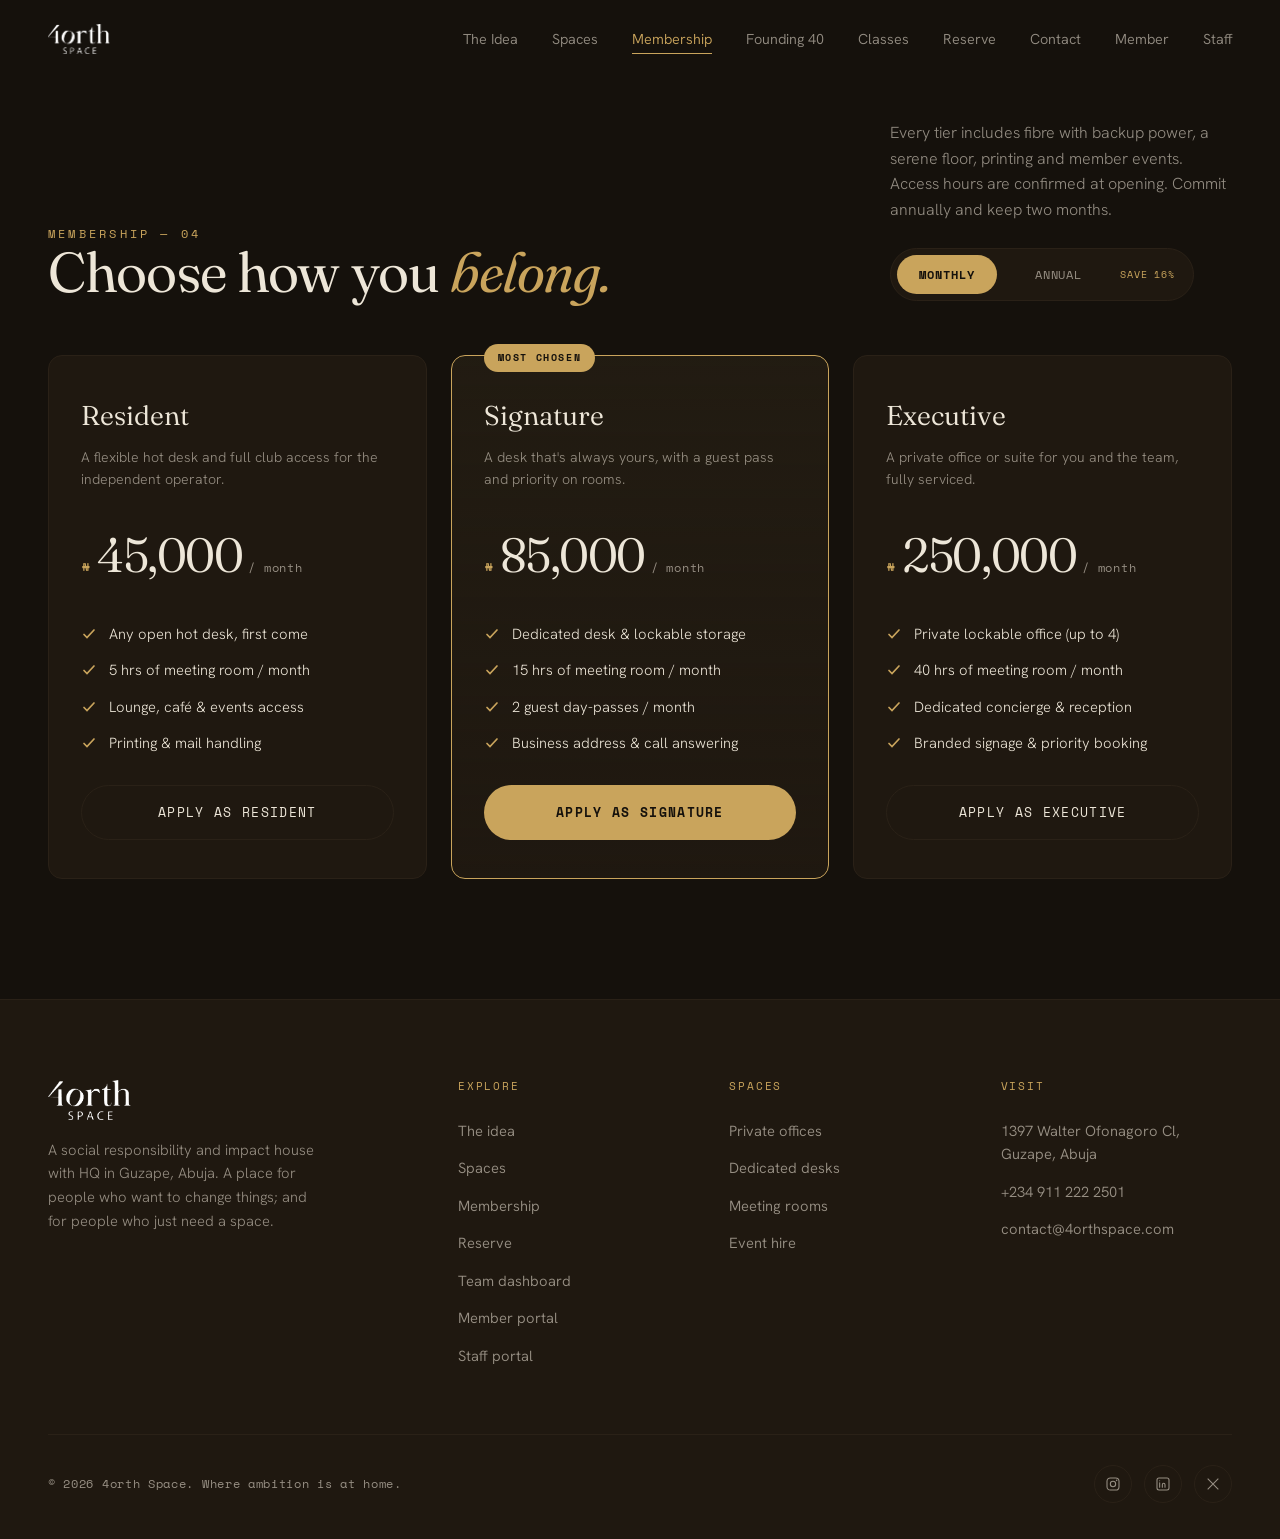
<file: membership.html>
<!DOCTYPE html>
<html lang="en">
<head>
<meta charset="UTF-8">
<meta name="viewport" content="width=device-width, initial-scale=1">
<title>Membership — 4orth Space</title>
<meta name="description" content="Beyond home, work, and the social. 4orth is Abuja's fourth space — a members' club and creative workspace in Guzape where ambition is at home.">
<link rel="icon" type="image/png" href="logo-secondary.png">
<link rel="apple-touch-icon" href="logo-secondary.png">
<link rel="preconnect" href="https://fonts.googleapis.com">
<link rel="preconnect" href="https://fonts.gstatic.com" crossorigin>
<link href="https://fonts.googleapis.com/css2?family=Fraunces:ital,opsz,wght@0,9..144,300..600;1,9..144,300..500&family=Hanken+Grotesk:wght@300..700&family=Space+Mono:wght@400;700&display=swap" rel="stylesheet">
<link rel="stylesheet" href="style.css">
</head>
<body>
<!-- NAV -->
<header id="hdr">
  <div class="wrap nav">
    <a href="index.html" class="brand"><img class="brand-logo" src="logo.png" alt="4orth Space"></a>
    <ul class="nav-links">
      <li><a href="idea.html">The Idea</a></li>
      <li><a href="spaces.html">Spaces</a></li>
      <li><a href="membership.html">Membership</a></li>
      <li><a href="founding.html">Founding 40</a></li>
      <li><a href="classes.html">Classes</a></li>
      <li><a href="reserve.html">Reserve</a></li>
      <li><a href="contact.html">Contact</a></li>
      <li><a href="#" data-portal-open>Member</a></li>
      <li><a href="#" data-staff-open>Staff</a></li>
    </ul>
    <button class="burger" id="burger" aria-label="Open menu" aria-expanded="false">
      <span></span><span></span><span></span>
    </button>
  </div>
</header>

<!-- MOBILE DRAWER -->
<nav class="drawer" id="drawer" aria-hidden="true">
  <a href="idea.html"><span class="n">01</span>The Idea</a>
  <a href="spaces.html"><span class="n">02</span>Spaces</a>
  <a href="membership.html"><span class="n">03</span>Membership</a>
  <a href="founding.html"><span class="n">04</span>Founding 40</a>
  <a href="classes.html"><span class="n">05</span>Classes</a>
  <a href="reserve.html"><span class="n">06</span>Reserve</a>
  <a href="contact.html"><span class="n">07</span>Contact</a>
  <a href="#" data-portal-open><span class="n">08</span>Member</a>
  <a href="#" data-staff-open><span class="n">09</span>Staff</a>
</nav>

<span id="top"></span>

<!-- HERO -->
<section class="hero" data-page="home" hidden>
  <div class="hero-grid"></div>
  <div class="hero-glow"></div>
  <div class="wrap">
    <div class="hero-tag reveal"><span class="dot"></span><span>Guzape · Abuja · Now in pre-opening</span></div>
    <h1 class="reveal">
      <span class="ln">Beyond home.</span>
      <span class="ln">Beyond work.</span>
      <span class="ln"><i>The fourth space.</i></span>
    </h1>
    <p class="hero-sub reveal">Abuja has a third place for everyone. 4orth is the one reserved for the few, a members' club and creative workspace built for people whose ambition needs somewhere to live.</p>
    <div class="hero-actions reveal">
      <a href="reserve.html" class="btn btn-primary">Reserve a space →</a>
      <a href="membership.html" class="btn btn-ghost">View membership</a>
    </div>
  </div>
</section>

<!-- FOURTH SPACE -->
<section class="fourth" id="fourth" data-page="idea" hidden>
  <div class="wrap">
    <div class="reveal">
      <div class="eyebrow">The idea — 01 / The fourth space</div>
      <p class="lead">Sociologists named three places that hold a life. We built the <em>fourth</em> — where the work you're proud of actually gets made.</p>
    </div>
    <div class="places reveal">
      <div class="place">
        <div class="n">First place</div>
        <h3>Home</h3>
        <p>Where you rest. Comfortable, but rarely where momentum is found.</p>
        <div class="bar"><i></i></div>
      </div>
      <div class="place">
        <div class="n">Second place</div>
        <h3>Work</h3>
        <p>Where you're paid. Structured, scheduled, and shaped by someone else.</p>
        <div class="bar"><i></i></div>
      </div>
      <div class="place">
        <div class="n">Third place</div>
        <h3>The social</h3>
        <p>Cafés, clubs, lounges. Welcome, but designed for everyone at once.</p>
        <div class="bar"><i></i></div>
      </div>
      <div class="place is4">
        <div class="n">Fourth place — 4orth</div>
        <h3>Here</h3>
        <p>Curated, private, and tuned for output. Where ambition is finally at home.</p>
        <div class="bar"><i></i></div>
      </div>
    </div>
  </div>
</section>

<!-- VALUES -->
<section class="values" id="values" data-page="home" hidden>
  <div class="wrap">
    <div class="shead reveal">
      <div>
        <div class="eyebrow">What sets the room — 02</div>
        <h2>Excellence is in the <em>details</em> you'll never have to mention.</h2>
      </div>
      <p>Every surface, system, and service at 4orth is engineered so that the only thing demanding your attention is the work itself.</p>
    </div>
    <div class="vgrid reveal">
      <div class="vcard">
        <div class="num">/ 01</div>
        <h3>Built without compromise</h3>
        <p>Acoustic-treated rooms, ergonomic furnishing, gigabit fibre with battery backup, and a power supply that never blinks. Infrastructure you'll forget exists because it simply works.</p>
      </div>
      <div class="vcard">
        <div class="num">/ 02</div>
        <h3>A curated membership</h3>
        <p>Founders, partners, creatives, and operators — admitted by application. The person at the next desk is a deliberate part of why you came.</p>
      </div>
      <div class="vcard">
        <div class="num">/ 03</div>
        <h3>Discretion by design</h3>
        <p>Private suites, soundproof call booths, and a no-photography floor policy. Sensitive work and quiet deals stay exactly that.</p>
      </div>
    </div>
  </div>
</section>

<!-- STATS -->
<section class="stats" data-page="home" hidden>
  <div class="wrap">
    <div class="sgrid reveal">
      <div class="stat"><div class="num" data-count="1">0</div><div class="lab">Floor, fully serviced</div></div>
      <div class="stat"><div class="num" data-count="40">0</div><div class="lab">Founding charter seats</div></div>
      <div class="stat"><div class="num" data-count="7">0</div><div class="lab">Spaces to book</div></div>
      <div class="stat"><div class="num">Open</div><div class="lab">Rooftop café &amp; walk-ins</div></div>
    </div>
  </div>
</section>

<!-- ROOFTOP CAFÉ -->
<section class="cafe" data-page="home" style="padding:100px 0;border-top:1px solid var(--espresso-3)" hidden>
  <div class="wrap">
    <div class="reveal">
      <div class="eyebrow">The rooftop · almost open</div>
      <h2 style="font-size:clamp(2rem,4.4vw,3.2rem);margin:16px 0 18px;line-height:1.02">The 4orth rooftop is <span class="serif-i" style="color:var(--brass)">almost open.</span></h2>
      <p style="color:var(--muted);font-weight:300;max-width:46ch">Escape to the rooftop and enjoy fresh pasta and signature drinks from our in-house café. Walk-ins welcome, no membership required.</p>
      <div style="display:flex;gap:10px;flex-wrap:wrap;margin:24px 0 28px">
        <span class="chiplet">Walk-ins welcome</span><span class="chiplet">Delivery available</span><span class="chiplet">Specialty menu</span>
      </div>
      <div style="display:flex;gap:46px;flex-wrap:wrap;font-family:var(--f-mono);font-size:.82rem">
        <div><div style="color:var(--brass);letter-spacing:.12em;text-transform:uppercase;font-size:.64rem;margin-bottom:7px">Hours</div><div>Mon–Sat 9am–9pm</div><div style="color:var(--muted)">Sun 10am–6pm</div></div>
        <div><div style="color:var(--brass);letter-spacing:.12em;text-transform:uppercase;font-size:.64rem;margin-bottom:7px">Find us</div><div>Rooftop, 4orth HQ</div><div style="color:var(--muted)">Guzape, Abuja</div></div>
      </div>
      <a href="reserve.html" class="btn btn-primary" style="margin-top:30px">Reserve a space →</a>
    </div>
    <div class="reveal"><img src="cafe-image.webp" alt="4orth rooftop café" loading="lazy"></div>
  </div>
</section>

<!-- SERVICES -->
<section class="values" data-page="home" style="background:var(--bone-2)" hidden>
  <div class="wrap">
    <div class="shead reveal">
      <div>
        <div class="eyebrow" style="color:#9a7b39">More than a space</div>
        <h2>A full-service <em>partner.</em></h2>
      </div>
      <p>4orth is a creative social impact space where impact, creativity and community intersect. From impact experiences and CSR programmes to branding, digital services and training, we bring a wide network of expertise together, so you don't have to look elsewhere.</p>
    </div>
    <div class="svc-grid reveal">
      <div class="svc-card"><div class="n">/ 01</div><h3>Impact &amp; CSR</h3><p>Impact experiences and CSR programmes designed to build stronger relationships with the communities you serve.</p></div>
      <div class="svc-card"><div class="n">/ 02</div><h3>Branding &amp; merch</h3><p>Brand identity, campaigns and branded merchandise, produced through our creative network.</p></div>
      <div class="svc-card"><div class="n">/ 03</div><h3>Training &amp; workshops</h3><p>Hands-on creative workshops every month, plus training days designed and delivered for your team.</p></div>
    </div>
    <p class="svc-who reveal"><b>Who we work with:</b> financial institutions, global brands, foundations, government agencies, educational institutions, and purpose-driven organisations looking to create lasting change.</p>
  </div>
</section>

<!-- SPACES -->
<section class="spaces" id="spaces" data-page="spaces" hidden>
  <div class="wrap">
    <div class="shead reveal">
      <div>
        <div class="eyebrow">The spaces — 03</div>
        <h2>The right space, for <em>whatever you need.</em></h2>
      </div>
      <p>Every space is open to members and non-members alike. Book by the hour, the half day, or the full day. Filter by what today actually needs.</p>
    </div>
    <div class="filters reveal" id="filters">
      <button class="filter active" data-f="all">All spaces</button>
      <button class="filter" data-f="private">Private</button>
      <button class="filter" data-f="meeting">Meeting</button>
      <button class="filter" data-f="creative">Creative</button>
      <button class="filter" data-f="flexible">Flexible</button>
    </div>
    <div class="sp-grid reveal" id="spGrid">
      <!-- cards injected -->
    </div>
  </div>
</section>

<!-- MEMBERSHIPS -->
<section class="members" id="members" data-page="membership">
  <div class="wrap">
    <div class="shead reveal">
      <div>
        <div class="eyebrow">Membership — 04</div>
        <h2>Choose how you <em>belong.</em></h2>
      </div>
      <div>
        <p style="margin-bottom:18px">Every tier includes fibre with backup power, a serene floor, printing and member events. Access hours are confirmed at opening. Commit annually and keep two months.</p>
        <div class="toggle" id="billing">
          <button class="on" data-b="monthly">Monthly</button>
          <button data-b="annual">Annual</button>
          <span class="save">Save 16%</span>
        </div>
      </div>
    </div>
    <div class="mgrid reveal">
      <div class="plan">
        <div class="pname">Resident</div>
        <div class="pdesc">A flexible hot desk and full club access for the independent operator.</div>
        <div class="price"><span class="cur">₦</span><span class="amt" data-m="45000" data-a="37500">45,000</span><span class="per">/ month</span></div>
        <ul>
          <li><svg width="16" height="16" viewBox="0 0 16 16"><path d="M3 8.5l3 3 7-7.5" stroke="#C9A45C" stroke-width="1.7" fill="none" stroke-linecap="round"/></svg>Any open hot desk, first come</li>
          <li><svg width="16" height="16" viewBox="0 0 16 16"><path d="M3 8.5l3 3 7-7.5" stroke="#C9A45C" stroke-width="1.7" fill="none" stroke-linecap="round"/></svg>5 hrs of meeting room / month</li>
          <li><svg width="16" height="16" viewBox="0 0 16 16"><path d="M3 8.5l3 3 7-7.5" stroke="#C9A45C" stroke-width="1.7" fill="none" stroke-linecap="round"/></svg>Lounge, café &amp; events access</li>
          <li><svg width="16" height="16" viewBox="0 0 16 16"><path d="M3 8.5l3 3 7-7.5" stroke="#C9A45C" stroke-width="1.7" fill="none" stroke-linecap="round"/></svg>Printing &amp; mail handling</li>
        </ul>
        <a href="reserve.html" class="btn">Apply as Resident</a>
      </div>
      <div class="plan feat">
        <div class="badge">Most chosen</div>
        <div class="pname">Signature</div>
        <div class="pdesc">A desk that's always yours, with a guest pass and priority on rooms.</div>
        <div class="price"><span class="cur">₦</span><span class="amt" data-m="85000" data-a="70800">85,000</span><span class="per">/ month</span></div>
        <ul>
          <li><svg width="16" height="16" viewBox="0 0 16 16"><path d="M3 8.5l3 3 7-7.5" stroke="#C9A45C" stroke-width="1.7" fill="none" stroke-linecap="round"/></svg>Dedicated desk &amp; lockable storage</li>
          <li><svg width="16" height="16" viewBox="0 0 16 16"><path d="M3 8.5l3 3 7-7.5" stroke="#C9A45C" stroke-width="1.7" fill="none" stroke-linecap="round"/></svg>15 hrs of meeting room / month</li>
          <li><svg width="16" height="16" viewBox="0 0 16 16"><path d="M3 8.5l3 3 7-7.5" stroke="#C9A45C" stroke-width="1.7" fill="none" stroke-linecap="round"/></svg>2 guest day-passes / month</li>
          <li><svg width="16" height="16" viewBox="0 0 16 16"><path d="M3 8.5l3 3 7-7.5" stroke="#C9A45C" stroke-width="1.7" fill="none" stroke-linecap="round"/></svg>Business address &amp; call answering</li>
        </ul>
        <a href="reserve.html" class="btn btn-primary">Apply as Signature</a>
      </div>
      <div class="plan">
        <div class="pname">Executive</div>
        <div class="pdesc">A private office or suite for you and the team, fully serviced.</div>
        <div class="price"><span class="cur">₦</span><span class="amt" data-m="250000" data-a="208000">250,000</span><span class="per">/ month</span></div>
        <ul>
          <li><svg width="16" height="16" viewBox="0 0 16 16"><path d="M3 8.5l3 3 7-7.5" stroke="#C9A45C" stroke-width="1.7" fill="none" stroke-linecap="round"/></svg>Private lockable office (up to 4)</li>
          <li><svg width="16" height="16" viewBox="0 0 16 16"><path d="M3 8.5l3 3 7-7.5" stroke="#C9A45C" stroke-width="1.7" fill="none" stroke-linecap="round"/></svg>40 hrs of meeting room / month</li>
          <li><svg width="16" height="16" viewBox="0 0 16 16"><path d="M3 8.5l3 3 7-7.5" stroke="#C9A45C" stroke-width="1.7" fill="none" stroke-linecap="round"/></svg>Dedicated concierge &amp; reception</li>
          <li><svg width="16" height="16" viewBox="0 0 16 16"><path d="M3 8.5l3 3 7-7.5" stroke="#C9A45C" stroke-width="1.7" fill="none" stroke-linecap="round"/></svg>Branded signage &amp; priority booking</li>
        </ul>
        <a href="reserve.html" class="btn">Apply as Executive</a>
      </div>
    </div>
  </div>
</section>

<!-- FOUNDING 40 — pre-opening beta -->
<section class="founding" id="founding" data-page="founding" hidden>
  <div class="glow"></div>
  <div class="wrap">
    <div class="fnd-grid">
      <!-- left: story -->
      <div class="fnd-lead reveal">
        <div class="fnd-badge"><span class="pulse"></span><span>Pre-opening · Charter intake</span></div>
        <h2>The <em>Founding <span class="big4">40</span></em></h2>
        <p>Before we open the doors to the public, we're letting in forty people to hot desk with us, shape the space, and tell us what works. Charter members of the fourth space, here from day one.</p>
        <p class="free">Hot desking is free while we're in beta — no fee, no card for your charter seat. Drinks are the one thing you pay for right now. All we ask in return is your honest feedback and the occasional "this chair should move here."</p>

        <div class="fnd-prog">
          <div class="nums"><span>Charter seats claimed</span><span><b id="fndCount">0</b> / 40</span></div>
          <div class="track"><i id="fndBar" style="width:0%"></i></div>
        </div>

        <div class="fnd-perks">
          <div class="fnd-perk">
            <svg class="ic" viewBox="0 0 24 24" fill="none"><path d="M5 12.5a10 10 0 0114 0M8 15.5a6 6 0 018 0M12 18.5h.01" stroke="currentColor" stroke-width="1.6" stroke-linecap="round"/></svg>
            <h4>High-speed wifi</h4><p>Fibre with battery backup. It never blinks.</p>
          </div>
          <div class="fnd-perk">
            <svg class="ic" viewBox="0 0 24 24" fill="none"><path d="M6 8h9v5a4.5 4.5 0 01-9 0V8zM15 9h2.5a2 2 0 010 4H15M7 5c0-.8.5-1.2.5-2M11 5c0-.8.5-1.2.5-2" stroke="currentColor" stroke-width="1.5" stroke-linecap="round" stroke-linejoin="round"/></svg>
            <h4>Drinks available</h4><p>Barista coffee, tea and cold drinks — pay as you go.</p>
          </div>
          <div class="fnd-perk">
            <svg class="ic" viewBox="0 0 24 24" fill="none"><path d="M4 18c3-1 4-4 4-7a4 4 0 118 0c0 3 1 6 4 7M9 18h6" stroke="currentColor" stroke-width="1.5" stroke-linecap="round" stroke-linejoin="round"/></svg>
            <h4>Serene by design</h4><p>Quiet, light-filled rooms built for deep work.</p>
          </div>
          <div class="fnd-perk">
            <svg class="ic" viewBox="0 0 24 24" fill="none"><path d="M12 4c4 0 7 2.5 7 6 0 2-1.5 3-3 3-1 0-1.6-.5-2.3-1A3 3 0 0012 12a3 3 0 00-1.7.9c-.7.6-1.3 1.1-2.3 1.1-1.5 0-3-1-3-3 0-3.5 3-6 7-6zM9 20l1.5-3M15 20l-1.5-3" stroke="currentColor" stroke-width="1.5" stroke-linecap="round" stroke-linejoin="round"/></svg>
            <h4>Snacks for sale</h4><p>A stocked pantry for the 3pm dip. Pay as you go.</p>
          </div>
          <div class="fnd-perk">
            <svg class="ic" viewBox="0 0 24 24" fill="none"><path d="M7 9v4M5 11h4M15 10h.01M17.5 12h.01M7 7h7a5 5 0 015 5 3.5 3.5 0 01-6.3 2.1l-.4-.6h-3.6l-.4.6A3.5 3.5 0 012 12a5 5 0 015-5z" stroke="currentColor" stroke-width="1.5" stroke-linecap="round" stroke-linejoin="round"/></svg>
            <h4>Games</h4><p>A lounge to reset. Table games and more.</p>
          </div>
        </div>

        <div class="fnd-policy">
          <h4><svg viewBox="0 0 24 24" fill="none"><path d="M3 8a2 2 0 012-2h2l1.5-2h7L18 6h2a2 2 0 012 2v9a2 2 0 01-2 2H5a2 2 0 01-2-2V8z" stroke="currentColor" stroke-width="1.5"/><circle cx="12.5" cy="12.5" r="3.2" stroke="currentColor" stroke-width="1.5"/></svg>Picture &amp; video policy</h4>
          <p>To protect every member's privacy and focus, filming at 4orth is limited to <b>close-ups</b>. You may photograph or film your own desk and laptop, your drinks, and details of the space and its design. Please don't shoot vlogs, pan across the general work area, or capture other members, their screens or their conversations. If you're unsure, ask the team first.</p>
        </div>
      </div>

      <!-- right: application -->
      <div class="fnd-card reveal">
        <form id="fndForm" novalidate>
          <div class="ch">Apply to hot desk</div>
          <h3>Claim a charter seat</h3>
          <div class="row2">
            <div class="field"><label>Full name</label><input type="text" id="fName" data-req placeholder="Your name"><div class="err">Tell us your name.</div></div>
            <div class="field"><label>Email</label><input type="email" id="fEmail" data-req placeholder="you@email.com"><div class="err">Enter a valid email.</div></div>
          </div>
          <div class="row2">
            <div class="field"><label>Phone / WhatsApp</label><input type="tel" id="fPhone" data-req placeholder="+234 …"><div class="err">Add a number we can reach you on.</div></div>
            <div class="field"><label>What do you do?</label><input type="text" id="fWork" data-req placeholder="e.g. Designer, founder, writer"><div class="err">Tell us what you do.</div></div>
          </div>
          <div class="row2">
            <div class="field"><label>Days a week you'd come</label>
              <select id="fDays">
                <option>1–2 days</option><option>3–4 days</option><option>Most days</option><option>Not sure yet</option>
              </select>
            </div>
            <div class="field"><label>Preferred start</label>
              <select id="fStart">
                <option>As soon as you open</option><option>Within two weeks</option><option>Within a month</option><option>Just exploring</option>
              </select>
            </div>
          </div>
          <div class="row2">
            <div class="field"><label>Book your first visit — date</label><input type="date" id="fVisitDate" data-req><div class="err">Pick a date for your visit.</div></div>
            <div class="field"><label>Time</label>
              <select id="fVisitTime">
                <option>9:00 AM</option><option>10:00 AM</option><option>11:00 AM</option><option>12:00 PM</option><option>1:00 PM</option><option>2:00 PM</option><option>3:00 PM</option><option>4:00 PM</option><option>5:00 PM</option><option>6:00 PM</option><option>7:00 PM</option><option>8:00 PM</option>
              </select>
            </div>
          </div>
          <div class="field"><label>What are you working on? <span style="color:var(--muted);text-transform:none;letter-spacing:0;font-family:var(--f-body)">(and why you want in)</span></label>
            <textarea id="fWhy" data-req placeholder="A line or two — the kind of work you'd bring into the space."></textarea><div class="err">Give us a sentence or two.</div>
          </div>
          <label class="fnd-consent">
            <input type="checkbox" id="fConsent" data-check>
            <span>I'd like a charter seat and I'm happy for 4orth to contact me about the beta.</span>
          </label>
          <div class="err" id="fConsentErr" style="display:none;margin:-14px 0 14px;color:#e8a06b;font-family:var(--f-mono);font-size:.74rem">Please tick to continue.</div>
          <label class="fnd-consent">
            <input type="checkbox" id="fPics" data-check>
            <span>I've read and agree to the picture &amp; video policy above.</span>
          </label>
          <div class="err" id="fPicsErr" style="display:none;margin:-14px 0 16px;color:#e8a06b;font-family:var(--f-mono);font-size:.74rem">Please agree to the picture policy to continue.</div>
          <button type="submit" class="btn">Apply</button>
          <p class="fnd-foot">Charter seats are limited to forty. We reply to every applicant, usually within two days.</p>
        </form>

        <div class="fnd-success" id="fndSuccess">
          <div class="ring"><svg width="28" height="28" viewBox="0 0 28 28"><path d="M7 14.5l5 5 9-11" stroke="#C9A45C" stroke-width="2" fill="none" stroke-linecap="round"/></svg></div>
          <h3>You're on the list</h3>
          <div class="num" id="fndId">4F-0028</div>
          <div class="numlab">Your Founding member ID</div>
          <p id="fndSeatLine" style="margin-top:12px;font-family:var(--f-mono);font-size:.8rem;letter-spacing:.06em;color:var(--brass)">Charter seat #28 of 40</p>
          <p id="fndVisitLine" style="margin-top:8px;font-family:var(--f-mono);font-size:.78rem;color:var(--muted)">Visit booked: —</p>
          <p style="margin-top:14px">Keep this ID. You'll use it to check in, and to sign in to your member portal once we open. We'll confirm your visit by email. Welcome to the fourth space.</p>
          <button class="btn btn-ghost" id="fndAgain" style="width:auto;margin-top:22px">Apply for someone else</button>
        </div>
      </div>
    </div>
  </div>
</section>

<!-- CLASSES (kickboxing) -->
<section class="classes" id="classes" data-page="classes" hidden>
  <div class="wrap">
    <div class="shead reveal">
      <div>
        <div class="eyebrow">Activities · classes</div>
        <h2>Kickboxing at <em>4orth.</em></h2>
      </div>
      <p>Practical, high-energy kickboxing on the rooftop, for every level. Pick a session and book your time. Open to members and non-members.</p>
    </div>
    <div class="cls-grid reveal" id="clsGrid"></div>
    <div class="cls-book" id="clsBook" hidden>
      <form id="clsForm" novalidate>
        <div class="ch" id="clsBookEyebrow">Book your spot</div>
        <h3 id="clsBookTitle">Kickboxing</h3>
        <div class="row2">
          <div class="field"><label>Full name</label><input type="text" id="clName" data-req placeholder="Your name"><div class="err">Tell us your name.</div></div>
          <div class="field"><label>Email</label><input type="email" id="clEmail" data-req placeholder="you@email.com"><div class="err">Enter a valid email.</div></div>
        </div>
        <div class="row2">
          <div class="field"><label>Phone / WhatsApp</label><input type="tel" id="clPhone" data-req placeholder="+234 …"><div class="err">Add a number.</div></div>
          <div class="field"><label>Date</label><input type="date" id="clDate" data-req><div class="err">Pick a date.</div></div>
        </div>
        <button type="submit" class="btn">Apply</button>
      </form>
      <div class="cls-success" id="clsSuccess">
        <div class="ring"><svg width="26" height="26" viewBox="0 0 28 28"><path d="M7 14.5l5 5 9-11" stroke="#C9A45C" stroke-width="2" fill="none" stroke-linecap="round"/></svg></div>
        <h3>You're booked in</h3>
        <p id="clsSuccessLine" style="color:var(--brass);font-family:var(--f-mono);font-size:.82rem"></p>
        <p style="color:var(--muted);font-weight:300;max-width:38ch;margin:10px auto 0">We'll send a reminder. Wear comfortable clothes and bring water. See you on the mat.</p>
        <button class="btn btn-ghost" id="clsAgain" style="width:auto;margin-top:22px">Book another session</button>
      </div>
    </div>
  </div>
</section>

<!-- BOOKING -->
<section class="booking" id="booking" data-page="reserve" hidden>
  <div class="wrap">
    <div class="shead reveal">
      <div>
        <div class="eyebrow">Reserve — 05</div>
        <h2>Begin your <em>residency.</em></h2>
      </div>
      <p>Choose a space and we'll cost it instantly. Our concierge confirms within one business day.</p>
    </div>
    <div class="bk-wrap reveal">
      <div class="bk-form">
        <div class="bk-tabs" role="tablist">
          <button class="bk-tab on" data-pane="work" role="tab">Workspace</button>
          <button class="bk-tab" data-pane="room" role="tab">Meeting room</button>
          <button class="bk-tab" data-pane="tour" role="tab">Book a tour</button>
        </div>

        <!-- live form -->
        <form id="bkForm" novalidate>
          <!-- WORKSPACE -->
          <div class="bk-pane on" data-pane="work">
            <div class="row2">
              <div class="field"><label>Workspace type</label>
                <select id="wType" data-price>
                  <option value="hot|8000|32000|45000">Hot desk</option>
                  <option value="ded|12000|50000|85000">Dedicated desk</option>
                  <option value="off|30000|120000|250000">Private office</option>
                  <option value="suite|75000|320000|650000">Executive suite</option>
                </select>
              </div>
              <div class="field"><label>Duration</label>
                <select id="wDur" data-price>
                  <option value="day|1">Day pass</option>
                  <option value="week|2">Weekly</option>
                  <option value="month|3" selected>Monthly</option>
                </select>
              </div>
            </div>
            <div class="row2">
              <div class="field"><label>Start date</label>
                <input type="date" id="wDate" data-req><div class="err">Pick a start date.</div>
              </div>
              <div class="field"><label>How many people</label>
                <select id="wQty" data-price>
                  <option value="1">1 person</option><option value="2">2 people</option>
                  <option value="3">3 people</option><option value="4">4 people</option>
                  <option value="5">5+ people</option>
                </select>
              </div>
            </div>
          </div>

          <!-- MEETING ROOM -->
          <div class="bk-pane" data-pane="room">
            <div class="row2">
              <div class="field"><label>Room duration</label>
                <select id="rDur" data-price>
                  <option value="1h|15000">1 hour</option>
                  <option value="2h|28000">2 hours</option>
                  <option value="4h|52000" selected>4 hours</option>
                  <option value="day|120000">Full day</option>
                </select>
              </div>
              <div class="field"><label>Capacity</label>
                <select id="rCap" data-price>
                  <option value="2–4|1">2–4 people</option>
                  <option value="5–8|1.6">5–8 people</option>
                  <option value="9–12|2.4">9–12 people</option>
                  <option value="13+|3.5">13+ (boardroom)</option>
                </select>
              </div>
            </div>
            <div class="row2">
              <div class="field"><label>Date</label>
                <input type="date" id="rDate" data-req><div class="err">Pick a date.</div>
              </div>
              <div class="field"><label>Start time</label>
                <input type="time" id="rTime" data-req value="09:00"><div class="err">Pick a time.</div>
              </div>
            </div>
          </div>

          <!-- TOUR -->
          <div class="bk-pane" data-pane="tour">
            <div class="row2">
              <div class="field"><label>Preferred date</label>
                <input type="date" id="tDate" data-req><div class="err">Pick a date.</div>
              </div>
              <div class="field"><label>Preferred time</label>
                <select id="tTime">
                  <option>Morning (9–12)</option><option>Afternoon (12–4)</option><option>Evening (4–7)</option>
                </select>
              </div>
            </div>
            <div class="field"><label>What are you most interested in?</label>
              <select id="tInterest">
                <option>Resident membership</option><option>Signature membership</option>
                <option>Executive office / suite</option><option>Meeting &amp; event hire</option>
              </select>
            </div>
          </div>

          <!-- shared contact -->
          <div class="row2">
            <div class="field"><label>Full name</label>
              <input type="text" id="bName" data-req placeholder="Your name"><div class="err">Tell us your name.</div>
            </div>
            <div class="field"><label>Email</label>
              <input type="email" id="bEmail" data-req placeholder="you@company.com"><div class="err">Enter a valid email.</div>
            </div>
          </div>
          <button type="submit" class="btn" id="bkSubmit">Apply</button>
        </form>
      </div>

      <!-- SUMMARY -->
      <aside class="bk-summary">
        <div id="sumLive">
          <div class="eyebrow">Your reservation</div>
          <h3 id="sumTitle">Hot desk · Monthly</h3>
          <div id="sumLines">
            <div class="sum-line"><span class="k">Space</span><span class="v" id="lSpace">Hot desk</span></div>
            <div class="sum-line"><span class="k">Commitment</span><span class="v" id="lDur">Monthly</span></div>
            <div class="sum-line"><span class="k">People</span><span class="v" id="lQty">1 person</span></div>
            <div class="sum-line"><span class="k">Rate</span><span class="v" id="lRate">₦45,000 / mo</span></div>
          </div>
          <div class="sum-total">
            <div class="row"><span class="lab">Estimated total</span><span class="big" id="sumTotal">₦45,000</span></div>
            <p class="sum-note" id="sumNote">Billed monthly. No booking fee — your concierge confirms availability before any charge.</p>
          </div>
        </div>
        <div class="bk-success" id="bkSuccess" style="color:var(--bone)">
          <div class="ring"><svg width="26" height="26" viewBox="0 0 26 26"><path d="M6 13.5l5 5 9-11" stroke="#C9A45C" stroke-width="2" fill="none" stroke-linecap="round"/></svg></div>
          <h3 style="color:var(--bone)">Reservation received</h3>
          <p style="color:var(--muted)">Thank you — your concierge will confirm availability and next steps by email within one business day.</p>
          <div class="ref" id="bkRef">REF · 4S-000000</div>
          <button class="btn btn-ghost" id="bkAgain">Make another</button>
        </div>
      </aside>
    </div>
  </div>
</section>


<!-- FAQ -->
<section class="faq" id="faq" data-page="reserve" hidden>
  <div class="wrap">
    <div class="shead reveal" style="justify-content:center;text-align:center">
      <div>
        <div class="eyebrow">Good to know — 07</div>
        <h2>Questions, answered.</h2>
      </div>
    </div>
    <div class="faq-list reveal">
      <div class="qa">
        <button aria-expanded="false"><span>Is 4orth open to anyone, or is it application-only?</span><span class="ic"></span></button>
        <div class="ans"><p>Day passes and meeting rooms are open to all by reservation. Resident, Signature, and Executive memberships are by application — a short conversation that keeps the community considered and the rooms quiet.</p></div>
      </div>
      <div class="qa">
        <button aria-expanded="false"><span>What's actually included in a membership?</span><span class="ic"></span></button>
        <div class="ans"><p>Every tier includes secure access, gigabit fibre with backup power, printing, a monthly allocation of meeting-room hours, and access to member events. Signature and Executive add a business address, call handling, and dedicated space. We're still in pre-opening, so set access hours will be confirmed before we open.</p></div>
      </div>
      <div class="qa">
        <button aria-expanded="false"><span>Can I bring guests or clients?</span><span class="ic"></span></button>
        <div class="ans"><p>Yes. Signature and Executive members receive monthly guest passes, and any member can book private meeting rooms for client sessions. The ground-floor lounge is designed precisely for those first impressions.</p></div>
      </div>
      <div class="qa">
        <button aria-expanded="false"><span>Where exactly is 4orth, and is parking available?</span><span class="ic"></span></button>
        <div class="ans"><p>We're in Guzape, Abuja, with secure on-site parking for members and validated guest parking. The full address is shared on confirmation of your tour.</p></div>
      </div>
      <div class="qa">
        <button aria-expanded="false"><span>How do I cancel or change a plan?</span><span class="ic"></span></button>
        <div class="ans"><p>Monthly plans roll month to month and can be paused or cancelled with 14 days' notice. Annual plans can be transferred or upgraded at any time — speak to your concierge and we'll handle the rest.</p></div>
      </div>
    </div>
  </div>
</section>

<!-- CONTACT -->
<section class="contact" id="contact" data-page="contact" hidden>
  <div class="wrap">
    <div class="ct-grid">
      <div class="ct-info reveal">
        <div class="eyebrow">Contact — 08</div>
        <h2 style="margin-top:14px">Come see the <em>fourth space.</em></h2>
        <p>Tell us a little about what you're building. We'll arrange a private tour at a time that suits you.</p>
        <div class="ct-list">
          <div class="ct-item">
            <div class="ic"><svg width="18" height="18" viewBox="0 0 24 24" fill="none"><path d="M12 2C8 2 5 5 5 9c0 5 7 13 7 13s7-8 7-13c0-4-3-7-7-7z" stroke="currentColor" stroke-width="1.6"/><circle cx="12" cy="9" r="2.4" stroke="currentColor" stroke-width="1.6"/></svg></div>
            <div><div class="lab">Visit</div><div class="val">1397 Walter Ofonagoro Cl, Guzape, Abuja 900110</div><div class="val" style="font-size:.85rem;color:var(--muted)">Federal Capital Territory · Abuja · London</div></div>
          </div>
          <div class="ct-item">
            <div class="ic"><svg width="18" height="18" viewBox="0 0 24 24" fill="none"><path d="M5 4h4l2 5-3 2c1 3 3 5 6 6l2-3 5 2v4c0 1-1 2-2 2C12 24 0 12 0 4 0 3 1 2 2 2" stroke="currentColor" stroke-width="1.6" transform="translate(2 0)"/></svg></div>
            <div><div class="lab">Call / WhatsApp</div><div class="val">+234 911 222 2501</div></div>
          </div>
          <div class="ct-item">
            <div class="ic"><svg width="18" height="18" viewBox="0 0 24 24" fill="none"><rect x="3" y="5" width="18" height="14" rx="2" stroke="currentColor" stroke-width="1.6"/><path d="M4 7l8 6 8-6" stroke="currentColor" stroke-width="1.6"/></svg></div>
            <div><div class="lab">Email</div><div class="val">contact@4orthspace.com</div></div>
          </div>
          <div class="ct-item">
            <div class="ic"><svg width="18" height="18" viewBox="0 0 24 24" fill="none"><circle cx="12" cy="12" r="9" stroke="currentColor" stroke-width="1.6"/><path d="M12 7v5l3 2" stroke="currentColor" stroke-width="1.6" stroke-linecap="round"/></svg></div>
            <div><div class="lab">Opening hours</div><div class="val">Mon–Sat 9:00am–9:00pm</div><div class="val" style="font-size:.85rem;color:var(--muted)">Sun 10:00am–6:00pm</div></div>
          </div>
        </div>
      </div>
      <form class="ct-form reveal" id="ctForm" novalidate>
        <div class="row2">
          <div class="field"><label>Name</label><input type="text" id="cName" data-req placeholder="Full name"><div class="err">Tell us your name.</div></div>
          <div class="field"><label>Email</label><input type="email" id="cEmail" data-req placeholder="you@company.com"><div class="err">Enter a valid email.</div></div>
        </div>
        <div class="field"><label>I'm interested in</label>
          <select id="cTopic"><option>A private tour</option><option>Membership</option><option>Meeting / event hire</option><option>Partnerships</option></select>
        </div>
        <div class="field"><label>Message</label><textarea id="cMsg" data-req placeholder="A line about what you're working on…"></textarea><div class="err">Add a short message.</div></div>
        <button type="submit" class="btn">Apply</button>
        <div class="ct-ok" id="ctOk">Thank you — your message is in. We'll be in touch within one business day.</div>
      </form>
    </div>
  </div>
</section>

<!-- FOOTER -->
<footer>
  <div class="wrap">
    <div class="ft-top">
      <div class="ft-brand">
        <div class="brand"><img class="brand-logo" src="logo.png" alt="4orth Space"></div>
        <p>A social responsibility and impact house with HQ in Guzape, Abuja. A place for people who want to change things; and for people who just need a space.</p>
      </div>
      <div class="ft-col">
        <h4>Explore</h4>
        <a href="idea.html">The idea</a><a href="spaces.html">Spaces</a><a href="membership.html">Membership</a><a href="reserve.html">Reserve</a><a href="#" data-dash-open>Team dashboard</a><a href="#" data-portal-open>Member portal</a><a href="#" data-staff-open>Staff portal</a>
      </div>
      <div class="ft-col">
        <h4>Spaces</h4>
        <a href="spaces.html">Private offices</a><a href="spaces.html">Dedicated desks</a><a href="spaces.html">Meeting rooms</a><a href="spaces.html">Event hire</a>
      </div>
      <div class="ft-col">
        <h4>Visit</h4>
        <a href="contact.html">1397 Walter Ofonagoro Cl, Guzape, Abuja</a><a href="tel:+2349112222501">+234 911 222 2501</a><a href="mailto:contact@4orthspace.com">contact@4orthspace.com</a>
      </div>
    </div>
    <div class="ft-bot">
      <p>© <span id="yr"></span> 4orth Space. Where ambition is at home.</p>
      <div class="ft-social">
        <a href="#" aria-label="Instagram"><svg width="16" height="16" viewBox="0 0 24 24" fill="none"><rect x="3" y="3" width="18" height="18" rx="5" stroke="currentColor" stroke-width="1.6"/><circle cx="12" cy="12" r="4" stroke="currentColor" stroke-width="1.6"/><circle cx="17.5" cy="6.5" r="1.2" fill="currentColor"/></svg></a>
        <a href="#" aria-label="LinkedIn"><svg width="16" height="16" viewBox="0 0 24 24" fill="none"><rect x="3" y="3" width="18" height="18" rx="3" stroke="currentColor" stroke-width="1.6"/><path d="M7 10v7M7 7v.01M11 17v-4a2 2 0 014 0v4" stroke="currentColor" stroke-width="1.6" stroke-linecap="round"/></svg></a>
        <a href="#" aria-label="X"><svg width="16" height="16" viewBox="0 0 24 24" fill="none"><path d="M4 4l16 16M20 4L4 20" stroke="currentColor" stroke-width="1.6"/></svg></a>
      </div>
    </div>
  </div>
</footer>

<!-- ==================== OPERATIONS DASHBOARD ==================== -->
<!-- ==================== ADMIN — BUSINESS OS ==================== -->
<div class="dash" id="dash" role="dialog" aria-modal="true" aria-label="4orth admin dashboard">
  <div class="dash-bar">
    <div class="wrap in">
      <div class="brand"><span class="four">4</span><b>orth</b><span class="mono">Admin OS</span></div>
      <div style="display:flex;align-items:center;gap:14px">
        <span class="dash-live" id="dashLiveTag" hidden><i></i>Live</span>
        <button class="dash-close" id="dashSync" hidden>Sync sheet</button>
        <button class="dash-close" id="dashReset" hidden>Reset data</button>
        <button class="dash-close" id="dashClose">Close ✕</button>
      </div>
    </div>
  </div>
  <div class="wrap">
    <div class="dash-gate" id="dashGate">
      <div class="eyebrow" style="display:flex">Staff access</div>
      <h2>Admin dashboard</h2>
      <p>The command centre for 4orth Space, Guzape — spaces, bookings, members, loyalty and tasks.</p>
      <div class="gate-field"><label for="dashUser">Username</label><input type="text" id="dashUser" autocomplete="username" placeholder="Username"></div>
      <div class="gate-field"><label for="dashPass">Password</label><input type="password" id="dashPass" autocomplete="current-password" placeholder="••••"><div class="gate-err" id="dashErr">That username or password isn't right.</div></div>
      <button class="btn" id="dashGo">Sign in</button>
    </div>
    <div id="dashApp" hidden>
      <div class="dash-head">
        <div><h2 id="dashDeptTitle">Executive overview</h2><div class="sub" id="dashDate"></div></div>
        <button class="dash-close" id="dashOut">Sign out</button>
      </div>
      <div class="dash-tabs" id="dashTabs">
        <button class="dash-tab on" data-tab="overview">Executive</button>
        <button class="dash-tab" data-tab="clients">Clients <span class="cnt" id="enqCount"></span></button>
        <button class="dash-tab" data-tab="operations">Operations <span class="cnt" id="taskCount"></span></button>
        <button class="dash-tab" data-tab="marketing">Marketing</button>
        <button class="dash-tab" data-tab="hr">HR</button>
        <button class="dash-tab" data-tab="accounting">Accounting</button>
        <button class="dash-tab" data-tab="platform">Platform</button>
      </div>
      <div class="dash-view" id="dv-overview"></div>
      <div class="dash-view" id="dv-clients" hidden></div>
      <div class="dash-view" id="dv-operations" hidden></div>
      <div class="dash-view" id="dv-marketing" hidden></div>
      <div class="dash-view" id="dv-hr" hidden></div>
      <div class="dash-view" id="dv-accounting" hidden></div>
      <div class="dash-view" id="dv-platform" hidden></div>
    </div>
  </div>
</div>

<!-- ==================== MEMBER PORTAL ==================== -->
<div class="dash" id="portal" role="dialog" aria-modal="true" aria-label="4orth member portal">
  <div class="dash-bar">
    <div class="wrap in">
      <div class="brand"><span class="four">4</span><b>orth</b><span class="mono">Member</span></div>
      <button class="dash-close" id="portalClose">Close ✕</button>
    </div>
  </div>
  <div class="wrap">
    <div class="dash-gate" id="portalGate">
      <div class="eyebrow" style="display:flex">Member access</div>
      <h2 id="portalGateTitle">Your 4orth</h2>
      <p id="portalGateSub">Bookings, points, invoices and member events, all in one place.</p>
      <div id="portalSignIn">
        <div class="gate-field"><label for="portalId">Email or member ID</label><input type="text" id="portalId" placeholder="you@email.com or 4M-0001"></div>
        <div class="gate-field"><label for="portalPin">Password</label><input type="password" id="portalPin" placeholder="••••"><div class="gate-err" id="portalErr">We couldn't match that email and password.</div></div>
        <button class="btn" id="portalGo">Sign in</button>
        <p class="dash-hint">New here? <a href="#" id="toSignup">Create a member account</a></p>
      </div>
      <div id="portalSignUp" hidden>
        <div class="gate-field"><label for="suName">Full name</label><input type="text" id="suName" placeholder="Your name"></div>
        <div class="gate-field"><label for="suEmail">Email</label><input type="email" id="suEmail" placeholder="you@email.com"></div>
        <div class="gate-field"><label for="suPhone">Phone</label><input type="tel" id="suPhone" placeholder="+234 800 000 0000"></div>
        <div class="gate-field"><label for="suPin">Choose a password</label><input type="password" id="suPin" placeholder="At least 4 characters"><div class="gate-err" id="suErr">Please fill in your name, a valid email and a password of at least 4 characters.</div></div>
        <button class="btn" id="suGo">Create account</button>
        <p class="dash-hint">Already a member? <a href="#" id="toSignin">Sign in</a></p>
      </div>
    </div>
    <div id="portalApp" hidden>
      <div id="portalHeader"></div>
      <div class="dash-tabs" id="portalTabs">
        <button class="dash-tab on" data-ptab="overview">Overview</button>
        <button class="dash-tab" data-ptab="planner">Planner</button>
        <button class="dash-tab" data-ptab="calendar">Calendar</button>
        <button class="dash-tab" data-ptab="workspace">My workspace</button>
        <button class="dash-tab" data-ptab="bookings">Bookings</button>
        <button class="dash-tab" data-ptab="invoices">Invoices</button>
        <button class="dash-tab" data-ptab="rewards">Rewards</button>
        <button class="dash-tab" data-ptab="events">Events</button>
        <button class="dash-tab" data-ptab="documents">Documents</button>
        <button class="dash-tab" data-ptab="profile">Profile</button>
      </div>
      <div class="dash-view" id="pv-overview"></div>
      <div class="dash-view" id="pv-planner" hidden></div>
      <div class="dash-view" id="pv-calendar" hidden></div>
      <div class="dash-view" id="pv-workspace" hidden></div>
      <div class="dash-view" id="pv-bookings" hidden></div>
      <div class="dash-view" id="pv-invoices" hidden></div>
      <div class="dash-view" id="pv-rewards" hidden></div>
      <div class="dash-view" id="pv-events" hidden></div>
      <div class="dash-view" id="pv-documents" hidden></div>
      <div class="dash-view" id="pv-profile" hidden></div>
      <div style="margin-top:28px;display:flex;justify-content:flex-end"><button class="dash-close" id="portalOut">Sign out</button></div>
    </div>
  </div>
</div>

<!-- ==================== STAFF PORTAL ==================== -->
<div class="dash" id="staff" role="dialog" aria-modal="true" aria-label="4orth staff portal">
  <div class="dash-bar">
    <div class="wrap in">
      <div class="brand"><span class="four">4</span><b>orth</b><span class="mono">Staff</span></div>
      <button class="dash-close" id="staffClose">Close ✕</button>
    </div>
  </div>
  <div class="wrap">
    <div class="dash-gate" id="staffGate">
      <div class="eyebrow" style="display:flex">Staff sign-in</div>
      <h2>Staff portal</h2>
      <p>Clock in, file your daily report, answer manager queries and read notices.</p>
      <div class="gate-field"><label for="staffId">Name or staff ID</label><input type="text" id="staffId" placeholder="e.g. Tunde Bello or S2"></div>
      <div class="gate-field"><label for="staffPin">PIN</label><input type="password" id="staffPin" placeholder="••••"><div class="gate-err" id="staffErr">We couldn't match that staff member and PIN.</div></div>
      <button class="btn" id="staffGo">Sign in</button>
      <p class="dash-hint">Starter PIN is <code>0000</code>. Managers can reset it from HR.</p>
    </div>
    <div id="staffApp" hidden>
      <div id="staffHeader"></div>
      <div class="dash-tabs" id="staffTabs">
        <button class="dash-tab on" data-stab="today">Today</button>
        <button class="dash-tab" data-stab="tasks">My tasks</button>
        <button class="dash-tab" data-stab="queries">Queries <span class="cnt" id="sQCnt"></span></button>
        <button class="dash-tab" data-stab="notices">Notices <span class="cnt" id="sNCnt"></span></button>
      </div>
      <div class="dash-view" id="sv-today"></div>
      <div class="dash-view" id="sv-tasks" hidden></div>
      <div class="dash-view" id="sv-queries" hidden></div>
      <div class="dash-view" id="sv-notices" hidden></div>
      <div style="margin-top:28px;display:flex;justify-content:flex-end"><button class="dash-close" id="staffOut">Sign out</button></div>
    </div>
  </div>
</div>

<button class="totop" id="totop" aria-label="Back to top"><svg width="18" height="18" viewBox="0 0 24 24" fill="none"><path d="M12 19V5M5 12l7-7 7 7" stroke="currentColor" stroke-width="2" stroke-linecap="round" stroke-linejoin="round"/></svg></button>
<script src="app.js"></script>
</body>
</html>
</file>
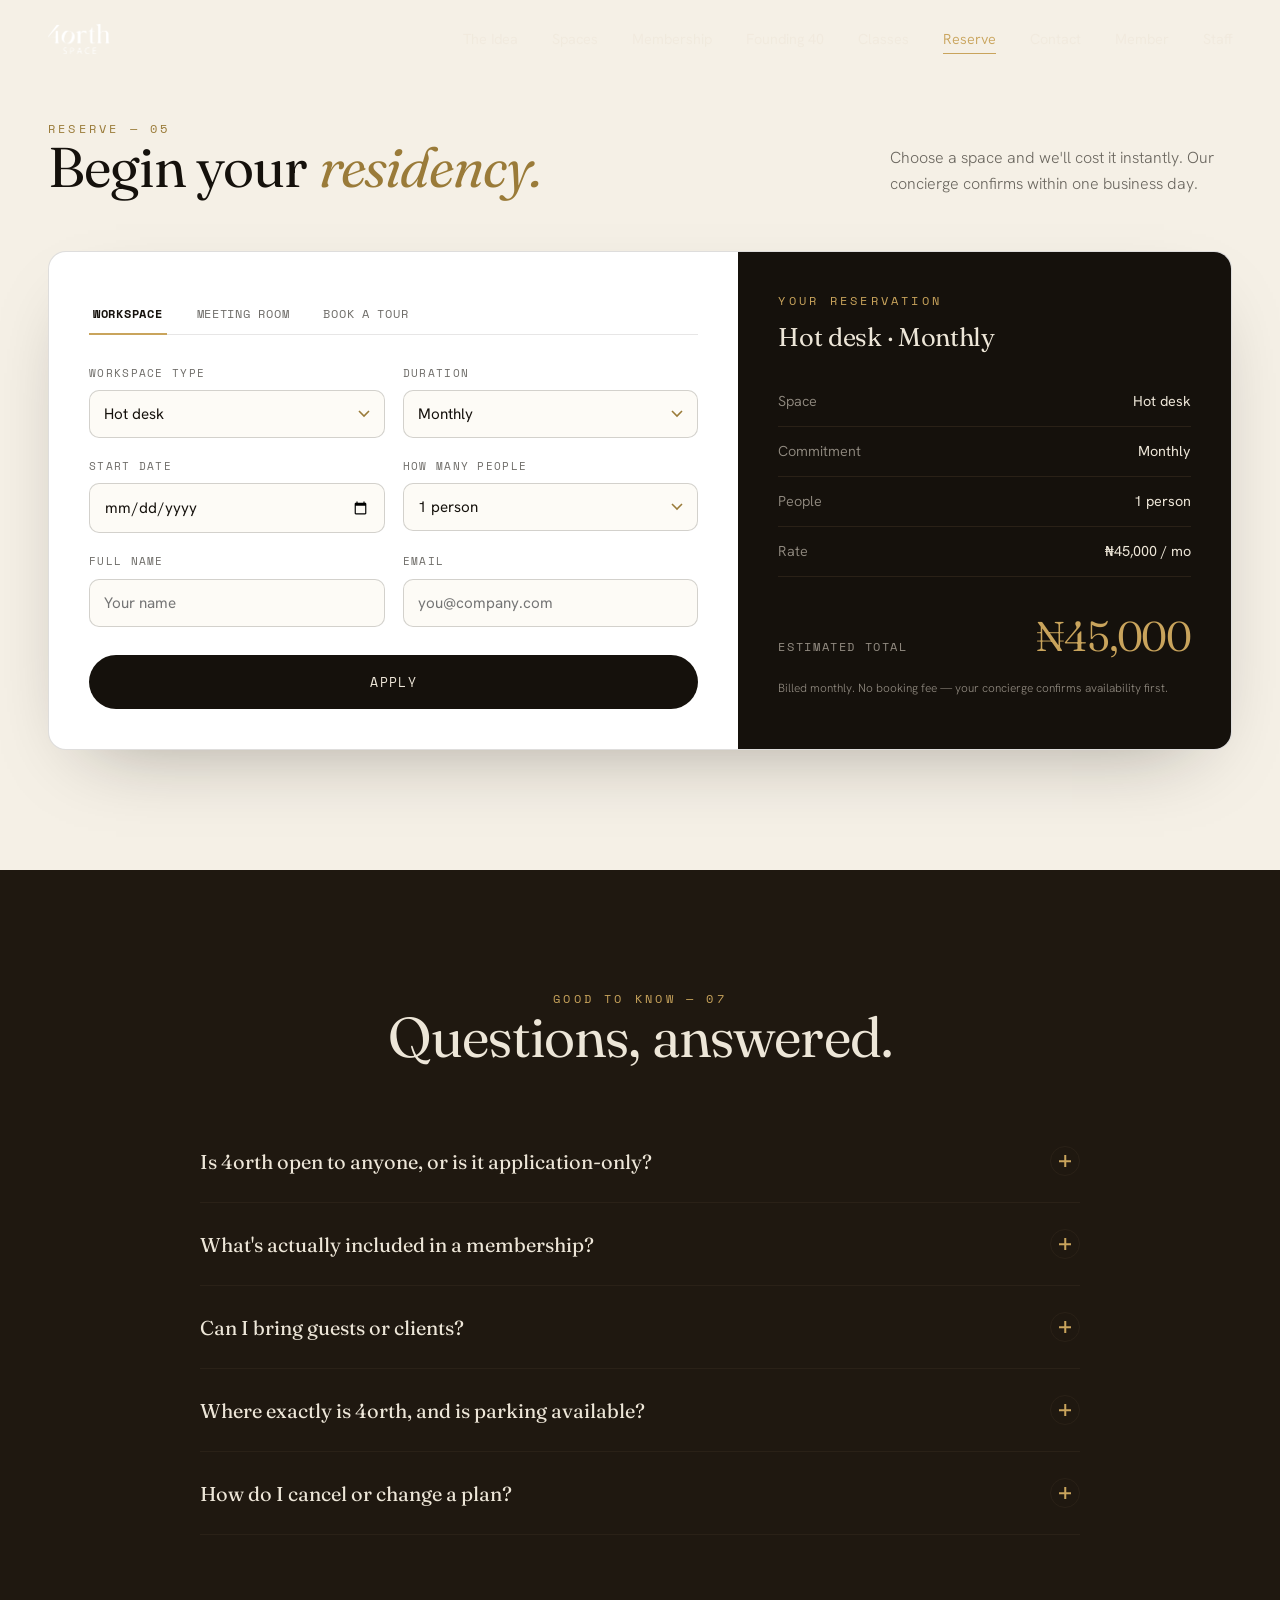
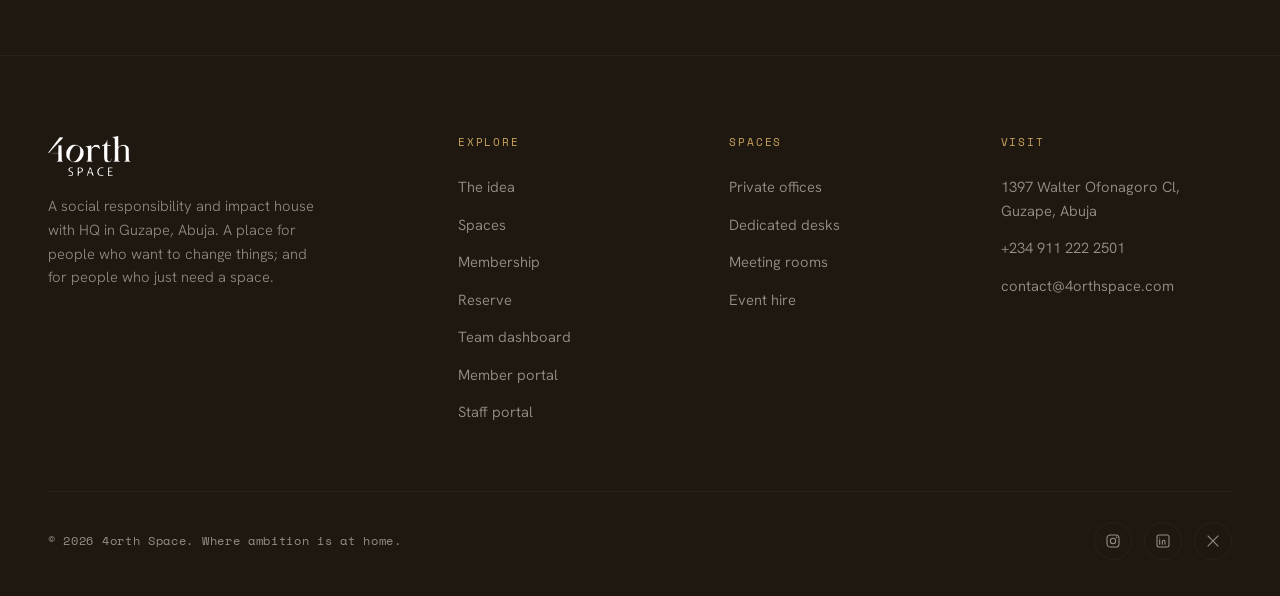
<file: reserve.html>
<!DOCTYPE html>
<html lang="en">
<head>
<meta charset="UTF-8">
<meta name="viewport" content="width=device-width, initial-scale=1">
<title>Reserve — 4orth Space</title>
<meta name="description" content="Beyond home, work, and the social. 4orth is Abuja's fourth space — a members' club and creative workspace in Guzape where ambition is at home.">
<link rel="icon" type="image/png" href="logo-secondary.png">
<link rel="apple-touch-icon" href="logo-secondary.png">
<link rel="preconnect" href="https://fonts.googleapis.com">
<link rel="preconnect" href="https://fonts.gstatic.com" crossorigin>
<link href="https://fonts.googleapis.com/css2?family=Fraunces:ital,opsz,wght@0,9..144,300..600;1,9..144,300..500&family=Hanken+Grotesk:wght@300..700&family=Space+Mono:wght@400;700&display=swap" rel="stylesheet">
<link rel="stylesheet" href="style.css">
</head>
<body>
<!-- NAV -->
<header id="hdr">
  <div class="wrap nav">
    <a href="index.html" class="brand"><img class="brand-logo" src="logo.png" alt="4orth Space"></a>
    <ul class="nav-links">
      <li><a href="idea.html">The Idea</a></li>
      <li><a href="spaces.html">Spaces</a></li>
      <li><a href="membership.html">Membership</a></li>
      <li><a href="founding.html">Founding 40</a></li>
      <li><a href="classes.html">Classes</a></li>
      <li><a href="reserve.html">Reserve</a></li>
      <li><a href="contact.html">Contact</a></li>
      <li><a href="#" data-portal-open>Member</a></li>
      <li><a href="#" data-staff-open>Staff</a></li>
    </ul>
    <button class="burger" id="burger" aria-label="Open menu" aria-expanded="false">
      <span></span><span></span><span></span>
    </button>
  </div>
</header>

<!-- MOBILE DRAWER -->
<nav class="drawer" id="drawer" aria-hidden="true">
  <a href="idea.html"><span class="n">01</span>The Idea</a>
  <a href="spaces.html"><span class="n">02</span>Spaces</a>
  <a href="membership.html"><span class="n">03</span>Membership</a>
  <a href="founding.html"><span class="n">04</span>Founding 40</a>
  <a href="classes.html"><span class="n">05</span>Classes</a>
  <a href="reserve.html"><span class="n">06</span>Reserve</a>
  <a href="contact.html"><span class="n">07</span>Contact</a>
  <a href="#" data-portal-open><span class="n">08</span>Member</a>
  <a href="#" data-staff-open><span class="n">09</span>Staff</a>
</nav>

<span id="top"></span>

<!-- HERO -->
<section class="hero" data-page="home" hidden>
  <div class="hero-grid"></div>
  <div class="hero-glow"></div>
  <div class="wrap">
    <div class="hero-tag reveal"><span class="dot"></span><span>Guzape · Abuja · Now in pre-opening</span></div>
    <h1 class="reveal">
      <span class="ln">Beyond home.</span>
      <span class="ln">Beyond work.</span>
      <span class="ln"><i>The fourth space.</i></span>
    </h1>
    <p class="hero-sub reveal">Abuja has a third place for everyone. 4orth is the one reserved for the few, a members' club and creative workspace built for people whose ambition needs somewhere to live.</p>
    <div class="hero-actions reveal">
      <a href="reserve.html" class="btn btn-primary">Reserve a space →</a>
      <a href="membership.html" class="btn btn-ghost">View membership</a>
    </div>
  </div>
</section>

<!-- FOURTH SPACE -->
<section class="fourth" id="fourth" data-page="idea" hidden>
  <div class="wrap">
    <div class="reveal">
      <div class="eyebrow">The idea — 01 / The fourth space</div>
      <p class="lead">Sociologists named three places that hold a life. We built the <em>fourth</em> — where the work you're proud of actually gets made.</p>
    </div>
    <div class="places reveal">
      <div class="place">
        <div class="n">First place</div>
        <h3>Home</h3>
        <p>Where you rest. Comfortable, but rarely where momentum is found.</p>
        <div class="bar"><i></i></div>
      </div>
      <div class="place">
        <div class="n">Second place</div>
        <h3>Work</h3>
        <p>Where you're paid. Structured, scheduled, and shaped by someone else.</p>
        <div class="bar"><i></i></div>
      </div>
      <div class="place">
        <div class="n">Third place</div>
        <h3>The social</h3>
        <p>Cafés, clubs, lounges. Welcome, but designed for everyone at once.</p>
        <div class="bar"><i></i></div>
      </div>
      <div class="place is4">
        <div class="n">Fourth place — 4orth</div>
        <h3>Here</h3>
        <p>Curated, private, and tuned for output. Where ambition is finally at home.</p>
        <div class="bar"><i></i></div>
      </div>
    </div>
  </div>
</section>

<!-- VALUES -->
<section class="values" id="values" data-page="home" hidden>
  <div class="wrap">
    <div class="shead reveal">
      <div>
        <div class="eyebrow">What sets the room — 02</div>
        <h2>Excellence is in the <em>details</em> you'll never have to mention.</h2>
      </div>
      <p>Every surface, system, and service at 4orth is engineered so that the only thing demanding your attention is the work itself.</p>
    </div>
    <div class="vgrid reveal">
      <div class="vcard">
        <div class="num">/ 01</div>
        <h3>Built without compromise</h3>
        <p>Acoustic-treated rooms, ergonomic furnishing, gigabit fibre with battery backup, and a power supply that never blinks. Infrastructure you'll forget exists because it simply works.</p>
      </div>
      <div class="vcard">
        <div class="num">/ 02</div>
        <h3>A curated membership</h3>
        <p>Founders, partners, creatives, and operators — admitted by application. The person at the next desk is a deliberate part of why you came.</p>
      </div>
      <div class="vcard">
        <div class="num">/ 03</div>
        <h3>Discretion by design</h3>
        <p>Private suites, soundproof call booths, and a no-photography floor policy. Sensitive work and quiet deals stay exactly that.</p>
      </div>
    </div>
  </div>
</section>

<!-- STATS -->
<section class="stats" data-page="home" hidden>
  <div class="wrap">
    <div class="sgrid reveal">
      <div class="stat"><div class="num" data-count="1">0</div><div class="lab">Floor, fully serviced</div></div>
      <div class="stat"><div class="num" data-count="40">0</div><div class="lab">Founding charter seats</div></div>
      <div class="stat"><div class="num" data-count="7">0</div><div class="lab">Spaces to book</div></div>
      <div class="stat"><div class="num">Open</div><div class="lab">Rooftop café &amp; walk-ins</div></div>
    </div>
  </div>
</section>

<!-- ROOFTOP CAFÉ -->
<section class="cafe" data-page="home" style="padding:100px 0;border-top:1px solid var(--espresso-3)" hidden>
  <div class="wrap">
    <div class="reveal">
      <div class="eyebrow">The rooftop · almost open</div>
      <h2 style="font-size:clamp(2rem,4.4vw,3.2rem);margin:16px 0 18px;line-height:1.02">The 4orth rooftop is <span class="serif-i" style="color:var(--brass)">almost open.</span></h2>
      <p style="color:var(--muted);font-weight:300;max-width:46ch">Escape to the rooftop and enjoy fresh pasta and signature drinks from our in-house café. Walk-ins welcome, no membership required.</p>
      <div style="display:flex;gap:10px;flex-wrap:wrap;margin:24px 0 28px">
        <span class="chiplet">Walk-ins welcome</span><span class="chiplet">Delivery available</span><span class="chiplet">Specialty menu</span>
      </div>
      <div style="display:flex;gap:46px;flex-wrap:wrap;font-family:var(--f-mono);font-size:.82rem">
        <div><div style="color:var(--brass);letter-spacing:.12em;text-transform:uppercase;font-size:.64rem;margin-bottom:7px">Hours</div><div>Mon–Sat 9am–9pm</div><div style="color:var(--muted)">Sun 10am–6pm</div></div>
        <div><div style="color:var(--brass);letter-spacing:.12em;text-transform:uppercase;font-size:.64rem;margin-bottom:7px">Find us</div><div>Rooftop, 4orth HQ</div><div style="color:var(--muted)">Guzape, Abuja</div></div>
      </div>
      <a href="reserve.html" class="btn btn-primary" style="margin-top:30px">Reserve a space →</a>
    </div>
    <div class="reveal"><img src="cafe-image.webp" alt="4orth rooftop café" loading="lazy"></div>
  </div>
</section>

<!-- SERVICES -->
<section class="values" data-page="home" style="background:var(--bone-2)" hidden>
  <div class="wrap">
    <div class="shead reveal">
      <div>
        <div class="eyebrow" style="color:#9a7b39">More than a space</div>
        <h2>A full-service <em>partner.</em></h2>
      </div>
      <p>4orth is a creative social impact space where impact, creativity and community intersect. From impact experiences and CSR programmes to branding, digital services and training, we bring a wide network of expertise together, so you don't have to look elsewhere.</p>
    </div>
    <div class="svc-grid reveal">
      <div class="svc-card"><div class="n">/ 01</div><h3>Impact &amp; CSR</h3><p>Impact experiences and CSR programmes designed to build stronger relationships with the communities you serve.</p></div>
      <div class="svc-card"><div class="n">/ 02</div><h3>Branding &amp; merch</h3><p>Brand identity, campaigns and branded merchandise, produced through our creative network.</p></div>
      <div class="svc-card"><div class="n">/ 03</div><h3>Training &amp; workshops</h3><p>Hands-on creative workshops every month, plus training days designed and delivered for your team.</p></div>
    </div>
    <p class="svc-who reveal"><b>Who we work with:</b> financial institutions, global brands, foundations, government agencies, educational institutions, and purpose-driven organisations looking to create lasting change.</p>
  </div>
</section>

<!-- SPACES -->
<section class="spaces" id="spaces" data-page="spaces" hidden>
  <div class="wrap">
    <div class="shead reveal">
      <div>
        <div class="eyebrow">The spaces — 03</div>
        <h2>The right space, for <em>whatever you need.</em></h2>
      </div>
      <p>Every space is open to members and non-members alike. Book by the hour, the half day, or the full day. Filter by what today actually needs.</p>
    </div>
    <div class="filters reveal" id="filters">
      <button class="filter active" data-f="all">All spaces</button>
      <button class="filter" data-f="private">Private</button>
      <button class="filter" data-f="meeting">Meeting</button>
      <button class="filter" data-f="creative">Creative</button>
      <button class="filter" data-f="flexible">Flexible</button>
    </div>
    <div class="sp-grid reveal" id="spGrid">
      <!-- cards injected -->
    </div>
  </div>
</section>

<!-- MEMBERSHIPS -->
<section class="members" id="members" data-page="membership" hidden>
  <div class="wrap">
    <div class="shead reveal">
      <div>
        <div class="eyebrow">Membership — 04</div>
        <h2>Choose how you <em>belong.</em></h2>
      </div>
      <div>
        <p style="margin-bottom:18px">Every tier includes fibre with backup power, a serene floor, printing and member events. Access hours are confirmed at opening. Commit annually and keep two months.</p>
        <div class="toggle" id="billing">
          <button class="on" data-b="monthly">Monthly</button>
          <button data-b="annual">Annual</button>
          <span class="save">Save 16%</span>
        </div>
      </div>
    </div>
    <div class="mgrid reveal">
      <div class="plan">
        <div class="pname">Resident</div>
        <div class="pdesc">A flexible hot desk and full club access for the independent operator.</div>
        <div class="price"><span class="cur">₦</span><span class="amt" data-m="45000" data-a="37500">45,000</span><span class="per">/ month</span></div>
        <ul>
          <li><svg width="16" height="16" viewBox="0 0 16 16"><path d="M3 8.5l3 3 7-7.5" stroke="#C9A45C" stroke-width="1.7" fill="none" stroke-linecap="round"/></svg>Any open hot desk, first come</li>
          <li><svg width="16" height="16" viewBox="0 0 16 16"><path d="M3 8.5l3 3 7-7.5" stroke="#C9A45C" stroke-width="1.7" fill="none" stroke-linecap="round"/></svg>5 hrs of meeting room / month</li>
          <li><svg width="16" height="16" viewBox="0 0 16 16"><path d="M3 8.5l3 3 7-7.5" stroke="#C9A45C" stroke-width="1.7" fill="none" stroke-linecap="round"/></svg>Lounge, café &amp; events access</li>
          <li><svg width="16" height="16" viewBox="0 0 16 16"><path d="M3 8.5l3 3 7-7.5" stroke="#C9A45C" stroke-width="1.7" fill="none" stroke-linecap="round"/></svg>Printing &amp; mail handling</li>
        </ul>
        <a href="reserve.html" class="btn">Apply as Resident</a>
      </div>
      <div class="plan feat">
        <div class="badge">Most chosen</div>
        <div class="pname">Signature</div>
        <div class="pdesc">A desk that's always yours, with a guest pass and priority on rooms.</div>
        <div class="price"><span class="cur">₦</span><span class="amt" data-m="85000" data-a="70800">85,000</span><span class="per">/ month</span></div>
        <ul>
          <li><svg width="16" height="16" viewBox="0 0 16 16"><path d="M3 8.5l3 3 7-7.5" stroke="#C9A45C" stroke-width="1.7" fill="none" stroke-linecap="round"/></svg>Dedicated desk &amp; lockable storage</li>
          <li><svg width="16" height="16" viewBox="0 0 16 16"><path d="M3 8.5l3 3 7-7.5" stroke="#C9A45C" stroke-width="1.7" fill="none" stroke-linecap="round"/></svg>15 hrs of meeting room / month</li>
          <li><svg width="16" height="16" viewBox="0 0 16 16"><path d="M3 8.5l3 3 7-7.5" stroke="#C9A45C" stroke-width="1.7" fill="none" stroke-linecap="round"/></svg>2 guest day-passes / month</li>
          <li><svg width="16" height="16" viewBox="0 0 16 16"><path d="M3 8.5l3 3 7-7.5" stroke="#C9A45C" stroke-width="1.7" fill="none" stroke-linecap="round"/></svg>Business address &amp; call answering</li>
        </ul>
        <a href="reserve.html" class="btn btn-primary">Apply as Signature</a>
      </div>
      <div class="plan">
        <div class="pname">Executive</div>
        <div class="pdesc">A private office or suite for you and the team, fully serviced.</div>
        <div class="price"><span class="cur">₦</span><span class="amt" data-m="250000" data-a="208000">250,000</span><span class="per">/ month</span></div>
        <ul>
          <li><svg width="16" height="16" viewBox="0 0 16 16"><path d="M3 8.5l3 3 7-7.5" stroke="#C9A45C" stroke-width="1.7" fill="none" stroke-linecap="round"/></svg>Private lockable office (up to 4)</li>
          <li><svg width="16" height="16" viewBox="0 0 16 16"><path d="M3 8.5l3 3 7-7.5" stroke="#C9A45C" stroke-width="1.7" fill="none" stroke-linecap="round"/></svg>40 hrs of meeting room / month</li>
          <li><svg width="16" height="16" viewBox="0 0 16 16"><path d="M3 8.5l3 3 7-7.5" stroke="#C9A45C" stroke-width="1.7" fill="none" stroke-linecap="round"/></svg>Dedicated concierge &amp; reception</li>
          <li><svg width="16" height="16" viewBox="0 0 16 16"><path d="M3 8.5l3 3 7-7.5" stroke="#C9A45C" stroke-width="1.7" fill="none" stroke-linecap="round"/></svg>Branded signage &amp; priority booking</li>
        </ul>
        <a href="reserve.html" class="btn">Apply as Executive</a>
      </div>
    </div>
  </div>
</section>

<!-- FOUNDING 40 — pre-opening beta -->
<section class="founding" id="founding" data-page="founding" hidden>
  <div class="glow"></div>
  <div class="wrap">
    <div class="fnd-grid">
      <!-- left: story -->
      <div class="fnd-lead reveal">
        <div class="fnd-badge"><span class="pulse"></span><span>Pre-opening · Charter intake</span></div>
        <h2>The <em>Founding <span class="big4">40</span></em></h2>
        <p>Before we open the doors to the public, we're letting in forty people to hot desk with us, shape the space, and tell us what works. Charter members of the fourth space, here from day one.</p>
        <p class="free">Hot desking is free while we're in beta — no fee, no card for your charter seat. Drinks are the one thing you pay for right now. All we ask in return is your honest feedback and the occasional "this chair should move here."</p>

        <div class="fnd-prog">
          <div class="nums"><span>Charter seats claimed</span><span><b id="fndCount">0</b> / 40</span></div>
          <div class="track"><i id="fndBar" style="width:0%"></i></div>
        </div>

        <div class="fnd-perks">
          <div class="fnd-perk">
            <svg class="ic" viewBox="0 0 24 24" fill="none"><path d="M5 12.5a10 10 0 0114 0M8 15.5a6 6 0 018 0M12 18.5h.01" stroke="currentColor" stroke-width="1.6" stroke-linecap="round"/></svg>
            <h4>High-speed wifi</h4><p>Fibre with battery backup. It never blinks.</p>
          </div>
          <div class="fnd-perk">
            <svg class="ic" viewBox="0 0 24 24" fill="none"><path d="M6 8h9v5a4.5 4.5 0 01-9 0V8zM15 9h2.5a2 2 0 010 4H15M7 5c0-.8.5-1.2.5-2M11 5c0-.8.5-1.2.5-2" stroke="currentColor" stroke-width="1.5" stroke-linecap="round" stroke-linejoin="round"/></svg>
            <h4>Drinks available</h4><p>Barista coffee, tea and cold drinks — pay as you go.</p>
          </div>
          <div class="fnd-perk">
            <svg class="ic" viewBox="0 0 24 24" fill="none"><path d="M4 18c3-1 4-4 4-7a4 4 0 118 0c0 3 1 6 4 7M9 18h6" stroke="currentColor" stroke-width="1.5" stroke-linecap="round" stroke-linejoin="round"/></svg>
            <h4>Serene by design</h4><p>Quiet, light-filled rooms built for deep work.</p>
          </div>
          <div class="fnd-perk">
            <svg class="ic" viewBox="0 0 24 24" fill="none"><path d="M12 4c4 0 7 2.5 7 6 0 2-1.5 3-3 3-1 0-1.6-.5-2.3-1A3 3 0 0012 12a3 3 0 00-1.7.9c-.7.6-1.3 1.1-2.3 1.1-1.5 0-3-1-3-3 0-3.5 3-6 7-6zM9 20l1.5-3M15 20l-1.5-3" stroke="currentColor" stroke-width="1.5" stroke-linecap="round" stroke-linejoin="round"/></svg>
            <h4>Snacks for sale</h4><p>A stocked pantry for the 3pm dip. Pay as you go.</p>
          </div>
          <div class="fnd-perk">
            <svg class="ic" viewBox="0 0 24 24" fill="none"><path d="M7 9v4M5 11h4M15 10h.01M17.5 12h.01M7 7h7a5 5 0 015 5 3.5 3.5 0 01-6.3 2.1l-.4-.6h-3.6l-.4.6A3.5 3.5 0 012 12a5 5 0 015-5z" stroke="currentColor" stroke-width="1.5" stroke-linecap="round" stroke-linejoin="round"/></svg>
            <h4>Games</h4><p>A lounge to reset. Table games and more.</p>
          </div>
        </div>

        <div class="fnd-policy">
          <h4><svg viewBox="0 0 24 24" fill="none"><path d="M3 8a2 2 0 012-2h2l1.5-2h7L18 6h2a2 2 0 012 2v9a2 2 0 01-2 2H5a2 2 0 01-2-2V8z" stroke="currentColor" stroke-width="1.5"/><circle cx="12.5" cy="12.5" r="3.2" stroke="currentColor" stroke-width="1.5"/></svg>Picture &amp; video policy</h4>
          <p>To protect every member's privacy and focus, filming at 4orth is limited to <b>close-ups</b>. You may photograph or film your own desk and laptop, your drinks, and details of the space and its design. Please don't shoot vlogs, pan across the general work area, or capture other members, their screens or their conversations. If you're unsure, ask the team first.</p>
        </div>
      </div>

      <!-- right: application -->
      <div class="fnd-card reveal">
        <form id="fndForm" novalidate>
          <div class="ch">Apply to hot desk</div>
          <h3>Claim a charter seat</h3>
          <div class="row2">
            <div class="field"><label>Full name</label><input type="text" id="fName" data-req placeholder="Your name"><div class="err">Tell us your name.</div></div>
            <div class="field"><label>Email</label><input type="email" id="fEmail" data-req placeholder="you@email.com"><div class="err">Enter a valid email.</div></div>
          </div>
          <div class="row2">
            <div class="field"><label>Phone / WhatsApp</label><input type="tel" id="fPhone" data-req placeholder="+234 …"><div class="err">Add a number we can reach you on.</div></div>
            <div class="field"><label>What do you do?</label><input type="text" id="fWork" data-req placeholder="e.g. Designer, founder, writer"><div class="err">Tell us what you do.</div></div>
          </div>
          <div class="row2">
            <div class="field"><label>Days a week you'd come</label>
              <select id="fDays">
                <option>1–2 days</option><option>3–4 days</option><option>Most days</option><option>Not sure yet</option>
              </select>
            </div>
            <div class="field"><label>Preferred start</label>
              <select id="fStart">
                <option>As soon as you open</option><option>Within two weeks</option><option>Within a month</option><option>Just exploring</option>
              </select>
            </div>
          </div>
          <div class="row2">
            <div class="field"><label>Book your first visit — date</label><input type="date" id="fVisitDate" data-req><div class="err">Pick a date for your visit.</div></div>
            <div class="field"><label>Time</label>
              <select id="fVisitTime">
                <option>9:00 AM</option><option>10:00 AM</option><option>11:00 AM</option><option>12:00 PM</option><option>1:00 PM</option><option>2:00 PM</option><option>3:00 PM</option><option>4:00 PM</option><option>5:00 PM</option><option>6:00 PM</option><option>7:00 PM</option><option>8:00 PM</option>
              </select>
            </div>
          </div>
          <div class="field"><label>What are you working on? <span style="color:var(--muted);text-transform:none;letter-spacing:0;font-family:var(--f-body)">(and why you want in)</span></label>
            <textarea id="fWhy" data-req placeholder="A line or two — the kind of work you'd bring into the space."></textarea><div class="err">Give us a sentence or two.</div>
          </div>
          <label class="fnd-consent">
            <input type="checkbox" id="fConsent" data-check>
            <span>I'd like a charter seat and I'm happy for 4orth to contact me about the beta.</span>
          </label>
          <div class="err" id="fConsentErr" style="display:none;margin:-14px 0 14px;color:#e8a06b;font-family:var(--f-mono);font-size:.74rem">Please tick to continue.</div>
          <label class="fnd-consent">
            <input type="checkbox" id="fPics" data-check>
            <span>I've read and agree to the picture &amp; video policy above.</span>
          </label>
          <div class="err" id="fPicsErr" style="display:none;margin:-14px 0 16px;color:#e8a06b;font-family:var(--f-mono);font-size:.74rem">Please agree to the picture policy to continue.</div>
          <button type="submit" class="btn">Apply</button>
          <p class="fnd-foot">Charter seats are limited to forty. We reply to every applicant, usually within two days.</p>
        </form>

        <div class="fnd-success" id="fndSuccess">
          <div class="ring"><svg width="28" height="28" viewBox="0 0 28 28"><path d="M7 14.5l5 5 9-11" stroke="#C9A45C" stroke-width="2" fill="none" stroke-linecap="round"/></svg></div>
          <h3>You're on the list</h3>
          <div class="num" id="fndId">4F-0028</div>
          <div class="numlab">Your Founding member ID</div>
          <p id="fndSeatLine" style="margin-top:12px;font-family:var(--f-mono);font-size:.8rem;letter-spacing:.06em;color:var(--brass)">Charter seat #28 of 40</p>
          <p id="fndVisitLine" style="margin-top:8px;font-family:var(--f-mono);font-size:.78rem;color:var(--muted)">Visit booked: —</p>
          <p style="margin-top:14px">Keep this ID. You'll use it to check in, and to sign in to your member portal once we open. We'll confirm your visit by email. Welcome to the fourth space.</p>
          <button class="btn btn-ghost" id="fndAgain" style="width:auto;margin-top:22px">Apply for someone else</button>
        </div>
      </div>
    </div>
  </div>
</section>

<!-- CLASSES (kickboxing) -->
<section class="classes" id="classes" data-page="classes" hidden>
  <div class="wrap">
    <div class="shead reveal">
      <div>
        <div class="eyebrow">Activities · classes</div>
        <h2>Kickboxing at <em>4orth.</em></h2>
      </div>
      <p>Practical, high-energy kickboxing on the rooftop, for every level. Pick a session and book your time. Open to members and non-members.</p>
    </div>
    <div class="cls-grid reveal" id="clsGrid"></div>
    <div class="cls-book" id="clsBook" hidden>
      <form id="clsForm" novalidate>
        <div class="ch" id="clsBookEyebrow">Book your spot</div>
        <h3 id="clsBookTitle">Kickboxing</h3>
        <div class="row2">
          <div class="field"><label>Full name</label><input type="text" id="clName" data-req placeholder="Your name"><div class="err">Tell us your name.</div></div>
          <div class="field"><label>Email</label><input type="email" id="clEmail" data-req placeholder="you@email.com"><div class="err">Enter a valid email.</div></div>
        </div>
        <div class="row2">
          <div class="field"><label>Phone / WhatsApp</label><input type="tel" id="clPhone" data-req placeholder="+234 …"><div class="err">Add a number.</div></div>
          <div class="field"><label>Date</label><input type="date" id="clDate" data-req><div class="err">Pick a date.</div></div>
        </div>
        <button type="submit" class="btn">Apply</button>
      </form>
      <div class="cls-success" id="clsSuccess">
        <div class="ring"><svg width="26" height="26" viewBox="0 0 28 28"><path d="M7 14.5l5 5 9-11" stroke="#C9A45C" stroke-width="2" fill="none" stroke-linecap="round"/></svg></div>
        <h3>You're booked in</h3>
        <p id="clsSuccessLine" style="color:var(--brass);font-family:var(--f-mono);font-size:.82rem"></p>
        <p style="color:var(--muted);font-weight:300;max-width:38ch;margin:10px auto 0">We'll send a reminder. Wear comfortable clothes and bring water. See you on the mat.</p>
        <button class="btn btn-ghost" id="clsAgain" style="width:auto;margin-top:22px">Book another session</button>
      </div>
    </div>
  </div>
</section>

<!-- BOOKING -->
<section class="booking" id="booking" data-page="reserve">
  <div class="wrap">
    <div class="shead reveal">
      <div>
        <div class="eyebrow">Reserve — 05</div>
        <h2>Begin your <em>residency.</em></h2>
      </div>
      <p>Choose a space and we'll cost it instantly. Our concierge confirms within one business day.</p>
    </div>
    <div class="bk-wrap reveal">
      <div class="bk-form">
        <div class="bk-tabs" role="tablist">
          <button class="bk-tab on" data-pane="work" role="tab">Workspace</button>
          <button class="bk-tab" data-pane="room" role="tab">Meeting room</button>
          <button class="bk-tab" data-pane="tour" role="tab">Book a tour</button>
        </div>

        <!-- live form -->
        <form id="bkForm" novalidate>
          <!-- WORKSPACE -->
          <div class="bk-pane on" data-pane="work">
            <div class="row2">
              <div class="field"><label>Workspace type</label>
                <select id="wType" data-price>
                  <option value="hot|8000|32000|45000">Hot desk</option>
                  <option value="ded|12000|50000|85000">Dedicated desk</option>
                  <option value="off|30000|120000|250000">Private office</option>
                  <option value="suite|75000|320000|650000">Executive suite</option>
                </select>
              </div>
              <div class="field"><label>Duration</label>
                <select id="wDur" data-price>
                  <option value="day|1">Day pass</option>
                  <option value="week|2">Weekly</option>
                  <option value="month|3" selected>Monthly</option>
                </select>
              </div>
            </div>
            <div class="row2">
              <div class="field"><label>Start date</label>
                <input type="date" id="wDate" data-req><div class="err">Pick a start date.</div>
              </div>
              <div class="field"><label>How many people</label>
                <select id="wQty" data-price>
                  <option value="1">1 person</option><option value="2">2 people</option>
                  <option value="3">3 people</option><option value="4">4 people</option>
                  <option value="5">5+ people</option>
                </select>
              </div>
            </div>
          </div>

          <!-- MEETING ROOM -->
          <div class="bk-pane" data-pane="room">
            <div class="row2">
              <div class="field"><label>Room duration</label>
                <select id="rDur" data-price>
                  <option value="1h|15000">1 hour</option>
                  <option value="2h|28000">2 hours</option>
                  <option value="4h|52000" selected>4 hours</option>
                  <option value="day|120000">Full day</option>
                </select>
              </div>
              <div class="field"><label>Capacity</label>
                <select id="rCap" data-price>
                  <option value="2–4|1">2–4 people</option>
                  <option value="5–8|1.6">5–8 people</option>
                  <option value="9–12|2.4">9–12 people</option>
                  <option value="13+|3.5">13+ (boardroom)</option>
                </select>
              </div>
            </div>
            <div class="row2">
              <div class="field"><label>Date</label>
                <input type="date" id="rDate" data-req><div class="err">Pick a date.</div>
              </div>
              <div class="field"><label>Start time</label>
                <input type="time" id="rTime" data-req value="09:00"><div class="err">Pick a time.</div>
              </div>
            </div>
          </div>

          <!-- TOUR -->
          <div class="bk-pane" data-pane="tour">
            <div class="row2">
              <div class="field"><label>Preferred date</label>
                <input type="date" id="tDate" data-req><div class="err">Pick a date.</div>
              </div>
              <div class="field"><label>Preferred time</label>
                <select id="tTime">
                  <option>Morning (9–12)</option><option>Afternoon (12–4)</option><option>Evening (4–7)</option>
                </select>
              </div>
            </div>
            <div class="field"><label>What are you most interested in?</label>
              <select id="tInterest">
                <option>Resident membership</option><option>Signature membership</option>
                <option>Executive office / suite</option><option>Meeting &amp; event hire</option>
              </select>
            </div>
          </div>

          <!-- shared contact -->
          <div class="row2">
            <div class="field"><label>Full name</label>
              <input type="text" id="bName" data-req placeholder="Your name"><div class="err">Tell us your name.</div>
            </div>
            <div class="field"><label>Email</label>
              <input type="email" id="bEmail" data-req placeholder="you@company.com"><div class="err">Enter a valid email.</div>
            </div>
          </div>
          <button type="submit" class="btn" id="bkSubmit">Apply</button>
        </form>
      </div>

      <!-- SUMMARY -->
      <aside class="bk-summary">
        <div id="sumLive">
          <div class="eyebrow">Your reservation</div>
          <h3 id="sumTitle">Hot desk · Monthly</h3>
          <div id="sumLines">
            <div class="sum-line"><span class="k">Space</span><span class="v" id="lSpace">Hot desk</span></div>
            <div class="sum-line"><span class="k">Commitment</span><span class="v" id="lDur">Monthly</span></div>
            <div class="sum-line"><span class="k">People</span><span class="v" id="lQty">1 person</span></div>
            <div class="sum-line"><span class="k">Rate</span><span class="v" id="lRate">₦45,000 / mo</span></div>
          </div>
          <div class="sum-total">
            <div class="row"><span class="lab">Estimated total</span><span class="big" id="sumTotal">₦45,000</span></div>
            <p class="sum-note" id="sumNote">Billed monthly. No booking fee — your concierge confirms availability before any charge.</p>
          </div>
        </div>
        <div class="bk-success" id="bkSuccess" style="color:var(--bone)">
          <div class="ring"><svg width="26" height="26" viewBox="0 0 26 26"><path d="M6 13.5l5 5 9-11" stroke="#C9A45C" stroke-width="2" fill="none" stroke-linecap="round"/></svg></div>
          <h3 style="color:var(--bone)">Reservation received</h3>
          <p style="color:var(--muted)">Thank you — your concierge will confirm availability and next steps by email within one business day.</p>
          <div class="ref" id="bkRef">REF · 4S-000000</div>
          <button class="btn btn-ghost" id="bkAgain">Make another</button>
        </div>
      </aside>
    </div>
  </div>
</section>


<!-- FAQ -->
<section class="faq" id="faq" data-page="reserve">
  <div class="wrap">
    <div class="shead reveal" style="justify-content:center;text-align:center">
      <div>
        <div class="eyebrow">Good to know — 07</div>
        <h2>Questions, answered.</h2>
      </div>
    </div>
    <div class="faq-list reveal">
      <div class="qa">
        <button aria-expanded="false"><span>Is 4orth open to anyone, or is it application-only?</span><span class="ic"></span></button>
        <div class="ans"><p>Day passes and meeting rooms are open to all by reservation. Resident, Signature, and Executive memberships are by application — a short conversation that keeps the community considered and the rooms quiet.</p></div>
      </div>
      <div class="qa">
        <button aria-expanded="false"><span>What's actually included in a membership?</span><span class="ic"></span></button>
        <div class="ans"><p>Every tier includes secure access, gigabit fibre with backup power, printing, a monthly allocation of meeting-room hours, and access to member events. Signature and Executive add a business address, call handling, and dedicated space. We're still in pre-opening, so set access hours will be confirmed before we open.</p></div>
      </div>
      <div class="qa">
        <button aria-expanded="false"><span>Can I bring guests or clients?</span><span class="ic"></span></button>
        <div class="ans"><p>Yes. Signature and Executive members receive monthly guest passes, and any member can book private meeting rooms for client sessions. The ground-floor lounge is designed precisely for those first impressions.</p></div>
      </div>
      <div class="qa">
        <button aria-expanded="false"><span>Where exactly is 4orth, and is parking available?</span><span class="ic"></span></button>
        <div class="ans"><p>We're in Guzape, Abuja, with secure on-site parking for members and validated guest parking. The full address is shared on confirmation of your tour.</p></div>
      </div>
      <div class="qa">
        <button aria-expanded="false"><span>How do I cancel or change a plan?</span><span class="ic"></span></button>
        <div class="ans"><p>Monthly plans roll month to month and can be paused or cancelled with 14 days' notice. Annual plans can be transferred or upgraded at any time — speak to your concierge and we'll handle the rest.</p></div>
      </div>
    </div>
  </div>
</section>

<!-- CONTACT -->
<section class="contact" id="contact" data-page="contact" hidden>
  <div class="wrap">
    <div class="ct-grid">
      <div class="ct-info reveal">
        <div class="eyebrow">Contact — 08</div>
        <h2 style="margin-top:14px">Come see the <em>fourth space.</em></h2>
        <p>Tell us a little about what you're building. We'll arrange a private tour at a time that suits you.</p>
        <div class="ct-list">
          <div class="ct-item">
            <div class="ic"><svg width="18" height="18" viewBox="0 0 24 24" fill="none"><path d="M12 2C8 2 5 5 5 9c0 5 7 13 7 13s7-8 7-13c0-4-3-7-7-7z" stroke="currentColor" stroke-width="1.6"/><circle cx="12" cy="9" r="2.4" stroke="currentColor" stroke-width="1.6"/></svg></div>
            <div><div class="lab">Visit</div><div class="val">1397 Walter Ofonagoro Cl, Guzape, Abuja 900110</div><div class="val" style="font-size:.85rem;color:var(--muted)">Federal Capital Territory · Abuja · London</div></div>
          </div>
          <div class="ct-item">
            <div class="ic"><svg width="18" height="18" viewBox="0 0 24 24" fill="none"><path d="M5 4h4l2 5-3 2c1 3 3 5 6 6l2-3 5 2v4c0 1-1 2-2 2C12 24 0 12 0 4 0 3 1 2 2 2" stroke="currentColor" stroke-width="1.6" transform="translate(2 0)"/></svg></div>
            <div><div class="lab">Call / WhatsApp</div><div class="val">+234 911 222 2501</div></div>
          </div>
          <div class="ct-item">
            <div class="ic"><svg width="18" height="18" viewBox="0 0 24 24" fill="none"><rect x="3" y="5" width="18" height="14" rx="2" stroke="currentColor" stroke-width="1.6"/><path d="M4 7l8 6 8-6" stroke="currentColor" stroke-width="1.6"/></svg></div>
            <div><div class="lab">Email</div><div class="val">contact@4orthspace.com</div></div>
          </div>
          <div class="ct-item">
            <div class="ic"><svg width="18" height="18" viewBox="0 0 24 24" fill="none"><circle cx="12" cy="12" r="9" stroke="currentColor" stroke-width="1.6"/><path d="M12 7v5l3 2" stroke="currentColor" stroke-width="1.6" stroke-linecap="round"/></svg></div>
            <div><div class="lab">Opening hours</div><div class="val">Mon–Sat 9:00am–9:00pm</div><div class="val" style="font-size:.85rem;color:var(--muted)">Sun 10:00am–6:00pm</div></div>
          </div>
        </div>
      </div>
      <form class="ct-form reveal" id="ctForm" novalidate>
        <div class="row2">
          <div class="field"><label>Name</label><input type="text" id="cName" data-req placeholder="Full name"><div class="err">Tell us your name.</div></div>
          <div class="field"><label>Email</label><input type="email" id="cEmail" data-req placeholder="you@company.com"><div class="err">Enter a valid email.</div></div>
        </div>
        <div class="field"><label>I'm interested in</label>
          <select id="cTopic"><option>A private tour</option><option>Membership</option><option>Meeting / event hire</option><option>Partnerships</option></select>
        </div>
        <div class="field"><label>Message</label><textarea id="cMsg" data-req placeholder="A line about what you're working on…"></textarea><div class="err">Add a short message.</div></div>
        <button type="submit" class="btn">Apply</button>
        <div class="ct-ok" id="ctOk">Thank you — your message is in. We'll be in touch within one business day.</div>
      </form>
    </div>
  </div>
</section>

<!-- FOOTER -->
<footer>
  <div class="wrap">
    <div class="ft-top">
      <div class="ft-brand">
        <div class="brand"><img class="brand-logo" src="logo.png" alt="4orth Space"></div>
        <p>A social responsibility and impact house with HQ in Guzape, Abuja. A place for people who want to change things; and for people who just need a space.</p>
      </div>
      <div class="ft-col">
        <h4>Explore</h4>
        <a href="idea.html">The idea</a><a href="spaces.html">Spaces</a><a href="membership.html">Membership</a><a href="reserve.html">Reserve</a><a href="#" data-dash-open>Team dashboard</a><a href="#" data-portal-open>Member portal</a><a href="#" data-staff-open>Staff portal</a>
      </div>
      <div class="ft-col">
        <h4>Spaces</h4>
        <a href="spaces.html">Private offices</a><a href="spaces.html">Dedicated desks</a><a href="spaces.html">Meeting rooms</a><a href="spaces.html">Event hire</a>
      </div>
      <div class="ft-col">
        <h4>Visit</h4>
        <a href="contact.html">1397 Walter Ofonagoro Cl, Guzape, Abuja</a><a href="tel:+2349112222501">+234 911 222 2501</a><a href="mailto:contact@4orthspace.com">contact@4orthspace.com</a>
      </div>
    </div>
    <div class="ft-bot">
      <p>© <span id="yr"></span> 4orth Space. Where ambition is at home.</p>
      <div class="ft-social">
        <a href="#" aria-label="Instagram"><svg width="16" height="16" viewBox="0 0 24 24" fill="none"><rect x="3" y="3" width="18" height="18" rx="5" stroke="currentColor" stroke-width="1.6"/><circle cx="12" cy="12" r="4" stroke="currentColor" stroke-width="1.6"/><circle cx="17.5" cy="6.5" r="1.2" fill="currentColor"/></svg></a>
        <a href="#" aria-label="LinkedIn"><svg width="16" height="16" viewBox="0 0 24 24" fill="none"><rect x="3" y="3" width="18" height="18" rx="3" stroke="currentColor" stroke-width="1.6"/><path d="M7 10v7M7 7v.01M11 17v-4a2 2 0 014 0v4" stroke="currentColor" stroke-width="1.6" stroke-linecap="round"/></svg></a>
        <a href="#" aria-label="X"><svg width="16" height="16" viewBox="0 0 24 24" fill="none"><path d="M4 4l16 16M20 4L4 20" stroke="currentColor" stroke-width="1.6"/></svg></a>
      </div>
    </div>
  </div>
</footer>

<!-- ==================== OPERATIONS DASHBOARD ==================== -->
<!-- ==================== ADMIN — BUSINESS OS ==================== -->
<div class="dash" id="dash" role="dialog" aria-modal="true" aria-label="4orth admin dashboard">
  <div class="dash-bar">
    <div class="wrap in">
      <div class="brand"><span class="four">4</span><b>orth</b><span class="mono">Admin OS</span></div>
      <div style="display:flex;align-items:center;gap:14px">
        <span class="dash-live" id="dashLiveTag" hidden><i></i>Live</span>
        <button class="dash-close" id="dashSync" hidden>Sync sheet</button>
        <button class="dash-close" id="dashReset" hidden>Reset data</button>
        <button class="dash-close" id="dashClose">Close ✕</button>
      </div>
    </div>
  </div>
  <div class="wrap">
    <div class="dash-gate" id="dashGate">
      <div class="eyebrow" style="display:flex">Staff access</div>
      <h2>Admin dashboard</h2>
      <p>The command centre for 4orth Space, Guzape — spaces, bookings, members, loyalty and tasks.</p>
      <div class="gate-field"><label for="dashUser">Username</label><input type="text" id="dashUser" autocomplete="username" placeholder="Username"></div>
      <div class="gate-field"><label for="dashPass">Password</label><input type="password" id="dashPass" autocomplete="current-password" placeholder="••••"><div class="gate-err" id="dashErr">That username or password isn't right.</div></div>
      <button class="btn" id="dashGo">Sign in</button>
    </div>
    <div id="dashApp" hidden>
      <div class="dash-head">
        <div><h2 id="dashDeptTitle">Executive overview</h2><div class="sub" id="dashDate"></div></div>
        <button class="dash-close" id="dashOut">Sign out</button>
      </div>
      <div class="dash-tabs" id="dashTabs">
        <button class="dash-tab on" data-tab="overview">Executive</button>
        <button class="dash-tab" data-tab="clients">Clients <span class="cnt" id="enqCount"></span></button>
        <button class="dash-tab" data-tab="operations">Operations <span class="cnt" id="taskCount"></span></button>
        <button class="dash-tab" data-tab="marketing">Marketing</button>
        <button class="dash-tab" data-tab="hr">HR</button>
        <button class="dash-tab" data-tab="accounting">Accounting</button>
        <button class="dash-tab" data-tab="platform">Platform</button>
      </div>
      <div class="dash-view" id="dv-overview"></div>
      <div class="dash-view" id="dv-clients" hidden></div>
      <div class="dash-view" id="dv-operations" hidden></div>
      <div class="dash-view" id="dv-marketing" hidden></div>
      <div class="dash-view" id="dv-hr" hidden></div>
      <div class="dash-view" id="dv-accounting" hidden></div>
      <div class="dash-view" id="dv-platform" hidden></div>
    </div>
  </div>
</div>

<!-- ==================== MEMBER PORTAL ==================== -->
<div class="dash" id="portal" role="dialog" aria-modal="true" aria-label="4orth member portal">
  <div class="dash-bar">
    <div class="wrap in">
      <div class="brand"><span class="four">4</span><b>orth</b><span class="mono">Member</span></div>
      <button class="dash-close" id="portalClose">Close ✕</button>
    </div>
  </div>
  <div class="wrap">
    <div class="dash-gate" id="portalGate">
      <div class="eyebrow" style="display:flex">Member access</div>
      <h2 id="portalGateTitle">Your 4orth</h2>
      <p id="portalGateSub">Bookings, points, invoices and member events, all in one place.</p>
      <div id="portalSignIn">
        <div class="gate-field"><label for="portalId">Email or member ID</label><input type="text" id="portalId" placeholder="you@email.com or 4M-0001"></div>
        <div class="gate-field"><label for="portalPin">Password</label><input type="password" id="portalPin" placeholder="••••"><div class="gate-err" id="portalErr">We couldn't match that email and password.</div></div>
        <button class="btn" id="portalGo">Sign in</button>
        <p class="dash-hint">New here? <a href="#" id="toSignup">Create a member account</a></p>
      </div>
      <div id="portalSignUp" hidden>
        <div class="gate-field"><label for="suName">Full name</label><input type="text" id="suName" placeholder="Your name"></div>
        <div class="gate-field"><label for="suEmail">Email</label><input type="email" id="suEmail" placeholder="you@email.com"></div>
        <div class="gate-field"><label for="suPhone">Phone</label><input type="tel" id="suPhone" placeholder="+234 800 000 0000"></div>
        <div class="gate-field"><label for="suPin">Choose a password</label><input type="password" id="suPin" placeholder="At least 4 characters"><div class="gate-err" id="suErr">Please fill in your name, a valid email and a password of at least 4 characters.</div></div>
        <button class="btn" id="suGo">Create account</button>
        <p class="dash-hint">Already a member? <a href="#" id="toSignin">Sign in</a></p>
      </div>
    </div>
    <div id="portalApp" hidden>
      <div id="portalHeader"></div>
      <div class="dash-tabs" id="portalTabs">
        <button class="dash-tab on" data-ptab="overview">Overview</button>
        <button class="dash-tab" data-ptab="planner">Planner</button>
        <button class="dash-tab" data-ptab="calendar">Calendar</button>
        <button class="dash-tab" data-ptab="workspace">My workspace</button>
        <button class="dash-tab" data-ptab="bookings">Bookings</button>
        <button class="dash-tab" data-ptab="invoices">Invoices</button>
        <button class="dash-tab" data-ptab="rewards">Rewards</button>
        <button class="dash-tab" data-ptab="events">Events</button>
        <button class="dash-tab" data-ptab="documents">Documents</button>
        <button class="dash-tab" data-ptab="profile">Profile</button>
      </div>
      <div class="dash-view" id="pv-overview"></div>
      <div class="dash-view" id="pv-planner" hidden></div>
      <div class="dash-view" id="pv-calendar" hidden></div>
      <div class="dash-view" id="pv-workspace" hidden></div>
      <div class="dash-view" id="pv-bookings" hidden></div>
      <div class="dash-view" id="pv-invoices" hidden></div>
      <div class="dash-view" id="pv-rewards" hidden></div>
      <div class="dash-view" id="pv-events" hidden></div>
      <div class="dash-view" id="pv-documents" hidden></div>
      <div class="dash-view" id="pv-profile" hidden></div>
      <div style="margin-top:28px;display:flex;justify-content:flex-end"><button class="dash-close" id="portalOut">Sign out</button></div>
    </div>
  </div>
</div>

<!-- ==================== STAFF PORTAL ==================== -->
<div class="dash" id="staff" role="dialog" aria-modal="true" aria-label="4orth staff portal">
  <div class="dash-bar">
    <div class="wrap in">
      <div class="brand"><span class="four">4</span><b>orth</b><span class="mono">Staff</span></div>
      <button class="dash-close" id="staffClose">Close ✕</button>
    </div>
  </div>
  <div class="wrap">
    <div class="dash-gate" id="staffGate">
      <div class="eyebrow" style="display:flex">Staff sign-in</div>
      <h2>Staff portal</h2>
      <p>Clock in, file your daily report, answer manager queries and read notices.</p>
      <div class="gate-field"><label for="staffId">Name or staff ID</label><input type="text" id="staffId" placeholder="e.g. Tunde Bello or S2"></div>
      <div class="gate-field"><label for="staffPin">PIN</label><input type="password" id="staffPin" placeholder="••••"><div class="gate-err" id="staffErr">We couldn't match that staff member and PIN.</div></div>
      <button class="btn" id="staffGo">Sign in</button>
      <p class="dash-hint">Starter PIN is <code>0000</code>. Managers can reset it from HR.</p>
    </div>
    <div id="staffApp" hidden>
      <div id="staffHeader"></div>
      <div class="dash-tabs" id="staffTabs">
        <button class="dash-tab on" data-stab="today">Today</button>
        <button class="dash-tab" data-stab="tasks">My tasks</button>
        <button class="dash-tab" data-stab="queries">Queries <span class="cnt" id="sQCnt"></span></button>
        <button class="dash-tab" data-stab="notices">Notices <span class="cnt" id="sNCnt"></span></button>
      </div>
      <div class="dash-view" id="sv-today"></div>
      <div class="dash-view" id="sv-tasks" hidden></div>
      <div class="dash-view" id="sv-queries" hidden></div>
      <div class="dash-view" id="sv-notices" hidden></div>
      <div style="margin-top:28px;display:flex;justify-content:flex-end"><button class="dash-close" id="staffOut">Sign out</button></div>
    </div>
  </div>
</div>

<button class="totop" id="totop" aria-label="Back to top"><svg width="18" height="18" viewBox="0 0 24 24" fill="none"><path d="M12 19V5M5 12l7-7 7 7" stroke="currentColor" stroke-width="2" stroke-linecap="round" stroke-linejoin="round"/></svg></button>
<script src="app.js"></script>
</body>
</html>
</file>
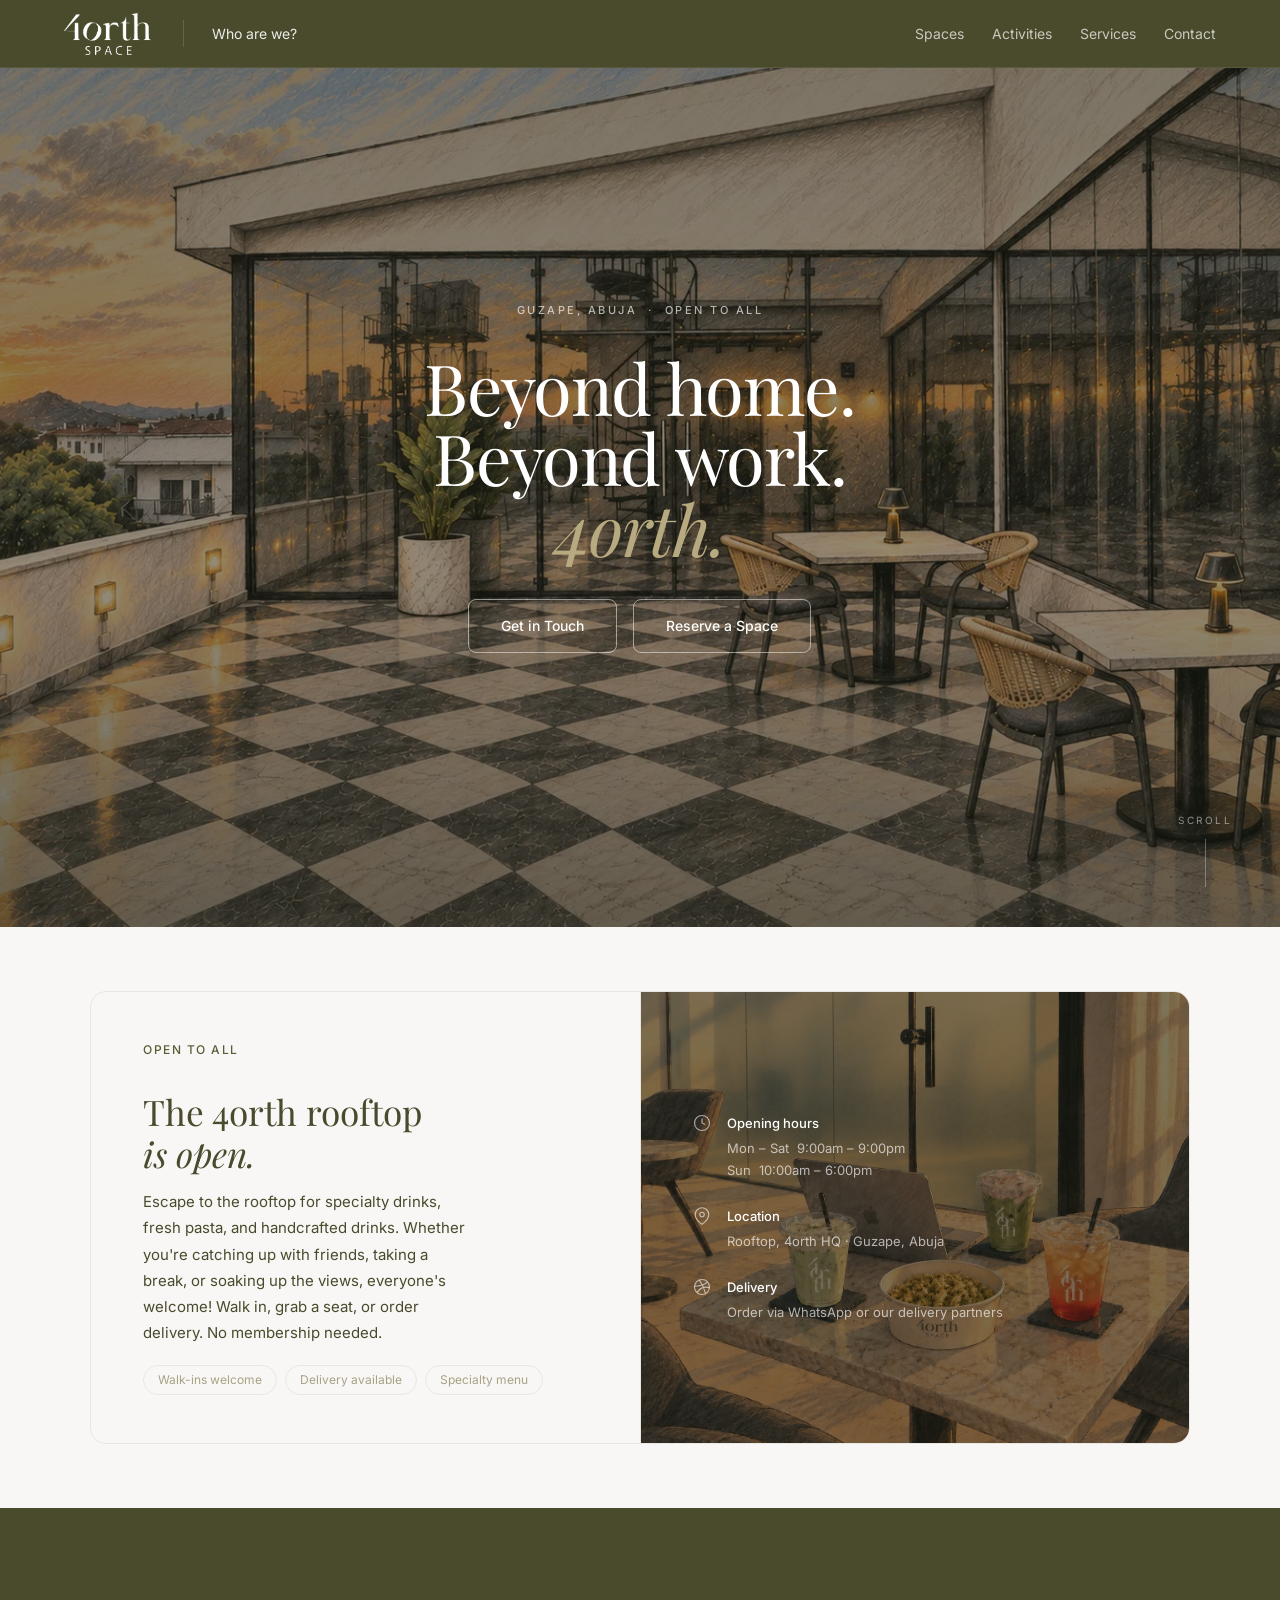
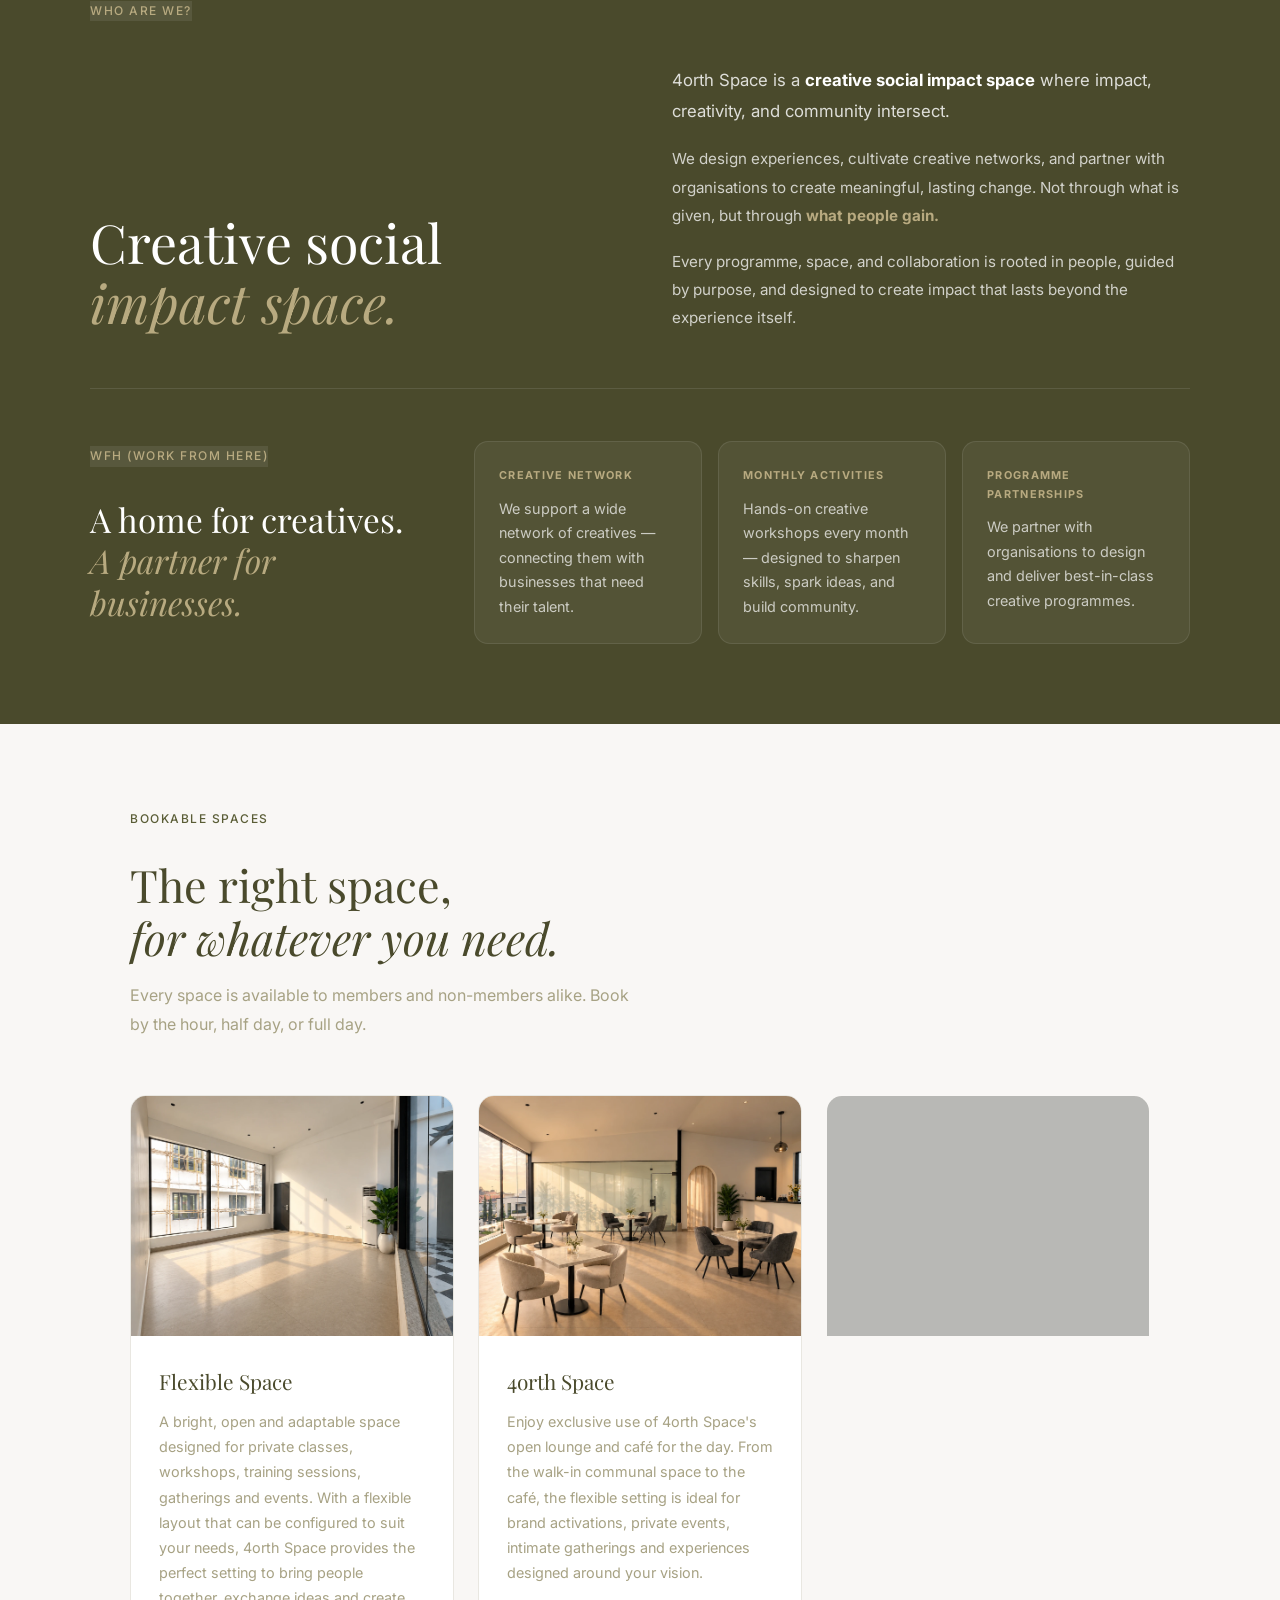
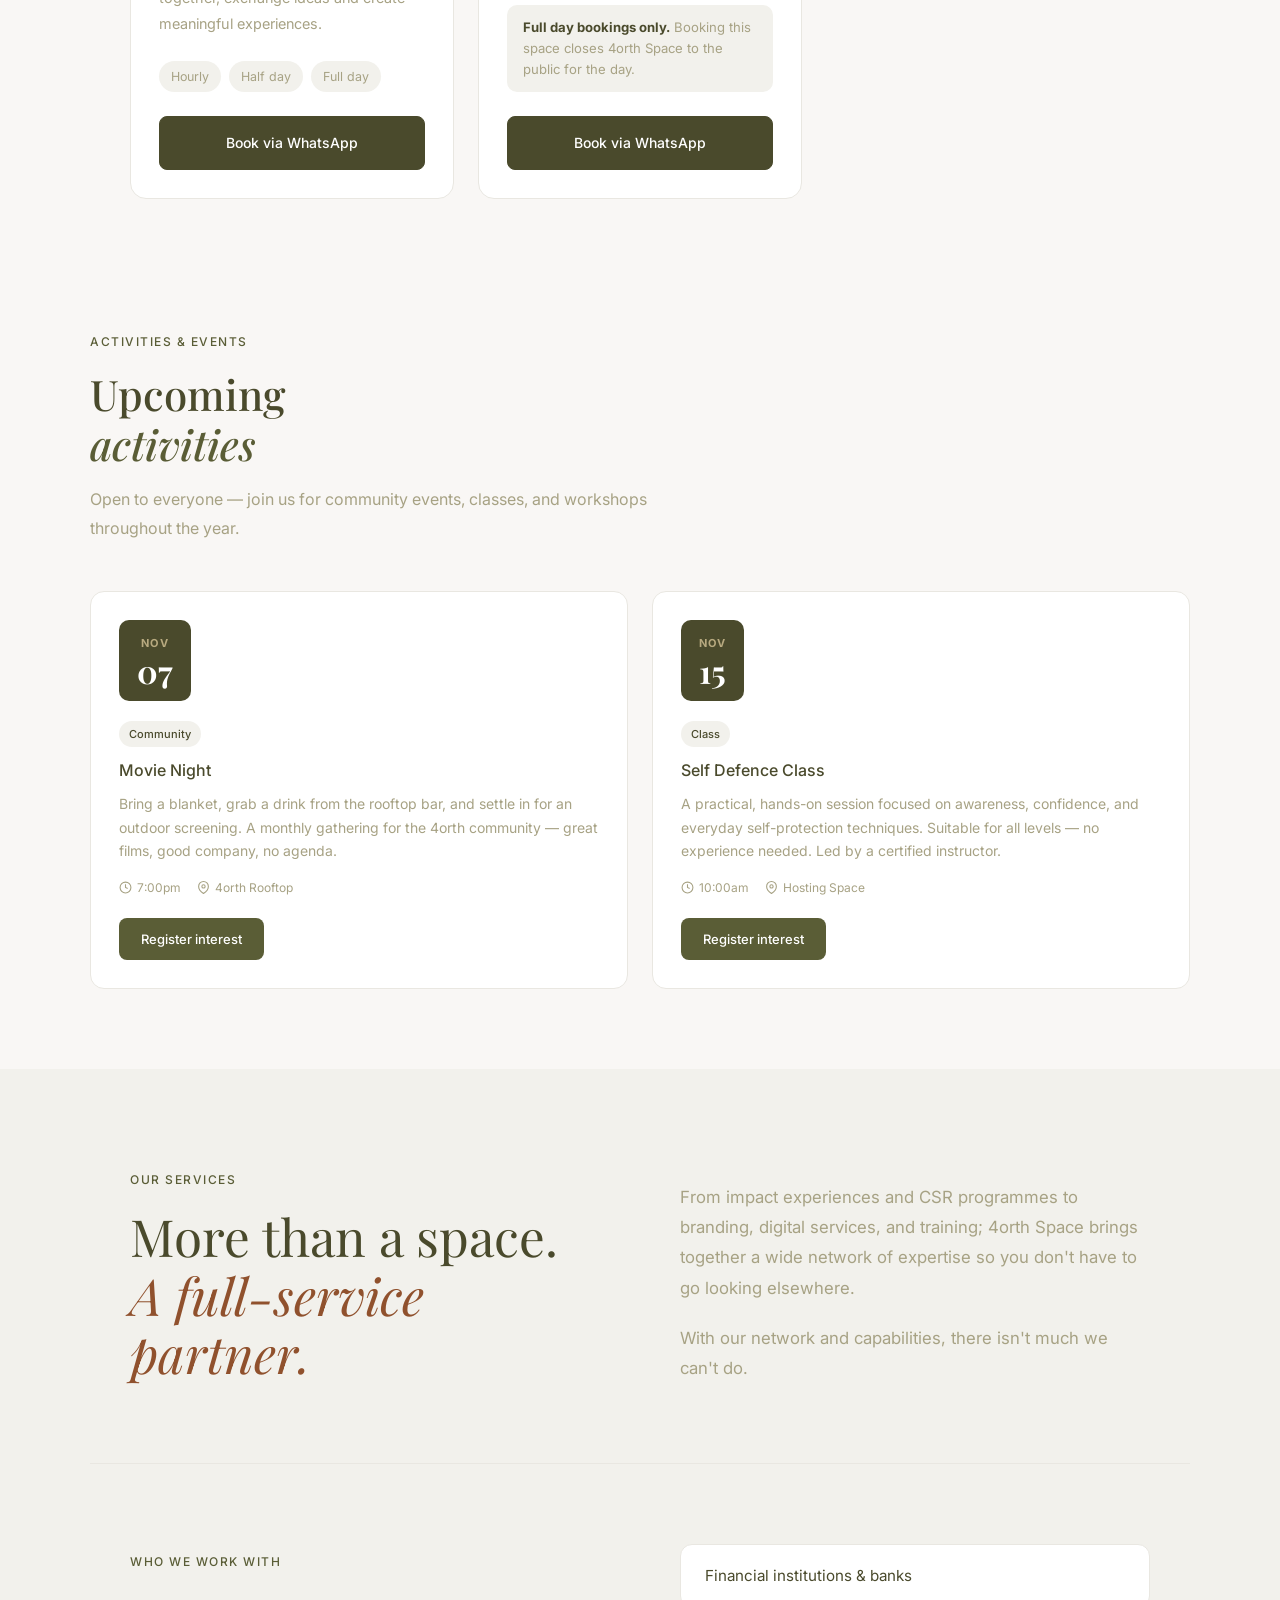
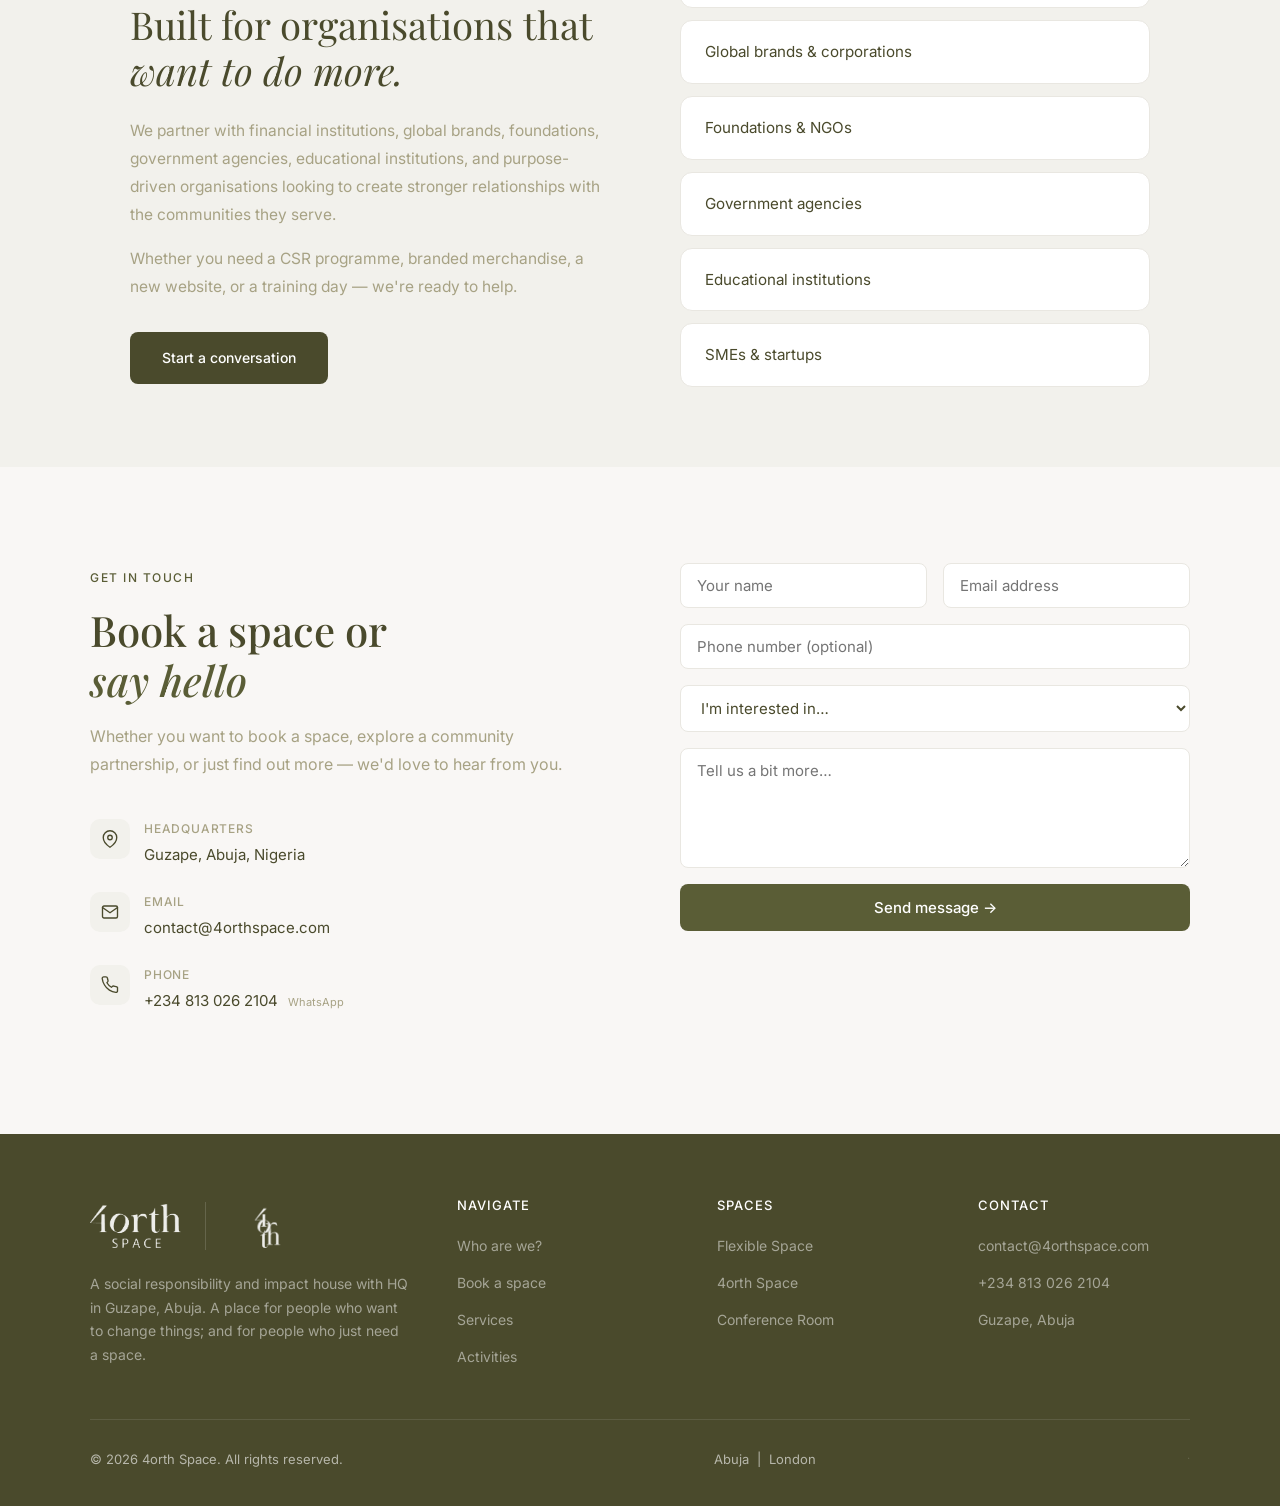
<file: site.html>
<!DOCTYPE html>
<html lang="en">
<head>
  <meta charset="UTF-8" />
  <meta name="viewport" content="width=device-width, initial-scale=1.0" />
  <title>4orth Space — Social Impact Hub, Guzape, Abuja</title>
  <meta name="description" content="4orth Space is a social responsibility and impact hub in Guzape, Abuja. A welcoming space for community, creativity, and change. Book our private office, lounge, or meeting room." />
  <link rel="preconnect" href="https://fonts.googleapis.com" />
  <link rel="preconnect" href="https://fonts.gstatic.com" crossorigin />
  <link href="https://fonts.googleapis.com/css2?family=Inter:wght@300;400;500;600&family=Playfair+Display:ital,wght@0,400;0,500;1,400&display=swap" rel="stylesheet" />
  <style>
    *, *::before, *::after { box-sizing: border-box; margin: 0; padding: 0; }

    :root {
      /* Original 4orth brand palette */
      --olive-dark:   #4A4A2C;
      --olive:        #5A5D36;
      --olive-mid:    #5C5B37;
      --olive-light:  #5E5836;
      --tan-dark:     #A7A284;
      --tan:          #B8AA80;
      --cream-dark:   #E9E7E1;
      --cream-mid:    #F2F1EC;
      --cream-light:  #F5F2EC;
      --cream:        #F9F7F5;
      --black:        #000000;
      --white:        #FFFFFF;
      /* Aliases for readability */
      --brand:        #5A5D36;
      --brand-dark:   #4A4A2C;
      --brand-light:  #A7A284;
      --bg:           #F9F7F5;
      --surface:      #F2F1EC;
      --border:       #E9E7E1;
      --muted:        #A7A284;
      --text:         #4A4A2C;
      /* Extended palette */
      --rust:   rgb(144,81,45);
      --brown:  rgb(76,55,36);
      --greige: rgb(195,186,175);
      --stone:  rgb(217,216,211);
      --font-body: 'Inter', sans-serif;
      --font-display: 'Playfair Display', Georgia, serif;
      /* Aliases used in inline styles */
      --serif: 'Playfair Display', Georgia, serif;
      --sans: 'Inter', sans-serif;
      --text-muted: #A7A284;
    }

    html { scroll-behavior: smooth; }

    body {
      font-family: var(--font-body);
      font-size: 16px;
      line-height: 1.7;
      color: var(--text);
      background: var(--white);
    }

    /* NAV */
    nav {
      position: fixed;
      top: 0; left: 0; right: 0;
      z-index: 100;
      background: var(--brand-dark);
      border-bottom: 1px solid rgba(255,255,255,0.08);
      padding: 0 5%;
      display: flex;
      align-items: center;
      justify-content: space-between;
      height: 68px;
    }
    .nav-left {
      display: flex;
      align-items: center;
      gap: 32px;
    }
    .nav-right {
      display: flex;
      align-items: center;
      gap: 32px;
    }
    .nav-logo {
      text-decoration: none;
      display: flex;
      align-items: center;
    }
    .nav-logo img { height: 42px; width: auto; display: block; }
    /* Thin divider between logo group and left links */
    .nav-left-links {
      display: flex;
      align-items: center;
      gap: 28px;
      list-style: none;
      padding-left: 28px;
      border-left: 1px solid rgba(255,255,255,0.15);
    }
    .nav-right-links {
      display: flex;
      align-items: center;
      gap: 28px;
      list-style: none;
    }
    .nav-left-links a,
    .nav-right-links a {
      font-size: 14px;
      font-weight: 400;
      color: rgba(255,255,255,0.7);
      text-decoration: none;
      transition: color 0.2s;
    }
    .nav-left-links a { color: rgba(255,255,255,0.9); }
    .nav-left-links a:hover,
    .nav-right-links a:hover { color: var(--white); }
    /* Keep old .nav-links for toggleMenu JS compatibility */
    .nav-links { display: none; }
    .nav-cta {
      background: var(--tan);
      color: var(--brand-dark) !important;
      padding: 9px 20px;
      border-radius: 6px;
      font-weight: 500 !important;
      font-family: var(--font-body);
      font-size: 0.88rem;
      letter-spacing: 0.03em;
      text-decoration: none !important;
      transition: background 0.2s !important;
    }
    .nav-cta:hover { background: var(--white) !important; color: var(--brand-dark) !important; text-decoration: none !important; }
    .nav-hamburger { display: none; cursor: pointer; flex-direction: column; gap: 5px; }
    .nav-hamburger span { display: block; width: 22px; height: 2px; background: rgba(255,255,255,0.7); border-radius: 2px; }

    /* SECTIONS */
    section { padding: 96px 5%; }

    /* HERO */
    #hero {
      position: relative;
      min-height: 100vh;
      padding: 0 40px;
      background: var(--brand-dark);
      display: flex;
      flex-direction: column;
      align-items: center;
      justify-content: center;
      overflow: hidden;
      text-align: center;
    }
    #hero .hero-bg {
      display: block;
      position: absolute;
      inset: 0;
      background: url('hero.webp') center center / cover no-repeat;
      z-index: 0;
    }
    #hero .hero-bg::after {
      display: block;
      content: '';
      position: absolute;
      inset: 0;
      background: linear-gradient(to bottom, rgba(20,24,16,0.55) 0%, rgba(20,24,16,0.45) 60%, rgba(20,24,16,0.65) 100%);
    }
    .hero-inner {
      position: relative;
      z-index: 2;
      max-width: 900px;
      padding: 0 40px;
      display: flex;
      flex-direction: column;
      align-items: center;
    }
    .hero-eyebrow {
      font-size: 11px;
      font-weight: 500;
      letter-spacing: 2.5px;
      text-transform: uppercase;
      color: rgba(255,255,255,0.65);
      margin-bottom: 32px;
    }
    .hero-title {
      font-family: var(--font-display);
      font-size: clamp(36px, 5.5vw, 72px);
      font-weight: 300;
      line-height: 1.0;
      color: #fff;
      margin-bottom: 36px;
      letter-spacing: -0.02em;
    }
    .hero-title em { color: var(--tan); font-style: italic; }
    .hero-subtitle {
      font-size: 17px;
      color: rgba(255,255,255,0.75);
      line-height: 1.85;
      margin-bottom: 48px;
      max-width: 520px;
      font-weight: 400;
    }
    .hero-actions { display: flex; gap: 16px; flex-wrap: wrap; justify-content: center; }
    .btn-primary {
      display: inline-block;
      background: transparent;
      color: #fff;
      font-size: 14px;
      font-weight: 500;
      padding: 14px 32px;
      border-radius: 8px;
      border: 1.5px solid rgba(255,255,255,0.5);
      text-decoration: none;
      transition: border-color 0.2s, transform 0.15s;
    }
    .btn-primary:hover { border-color: #fff; transform: translateY(-1px); }
    .btn-secondary {
      display: inline-block;
      background: transparent;
      color: #fff;
      font-size: 14px;
      font-weight: 500;
      padding: 14px 32px;
      border-radius: 8px;
      border: 1.5px solid rgba(255,255,255,0.5);
      text-decoration: none;
      transition: border-color 0.2s, transform 0.15s;
    }
    .btn-secondary:hover { border-color: #fff; transform: translateY(-1px); }
    #hero .hero-scroll {
      position: absolute;
      bottom: 40px;
      right: 48px;
      left: auto;
      transform: none;
      z-index: 2;
      display: flex;
      flex-direction: column;
      align-items: center;
      gap: 10px;
      color: rgba(255,255,255,0.5);
      font-size: 10px;
      letter-spacing: 2.5px;
      text-transform: uppercase;
    }
    #hero .hero-scroll::after {
      content: '';
      width: 1px;
      height: 48px;
      background: rgba(255,255,255,0.3);
      display: block;
    }
    .hero-quote {
      border-left: 3px solid var(--tan);
      padding-left: 16px;
      font-style: italic;
      color: var(--muted);
      font-size: 14px;
      line-height: 1.65;
    }

    /* SECTION LABELS */
    .section-eyebrow {
      display: inline-block;
      font-size: 12px;
      font-weight: 500;
      letter-spacing: 1.5px;
      text-transform: uppercase;
      color: var(--brand);
      margin-bottom: 16px;
    }
    .section-title {
      font-family: var(--font-display);
      font-size: clamp(28px, 4vw, 42px);
      font-weight: 500;
      line-height: 1.2;
      color: var(--text);
      margin-bottom: 16px;
    }
    .section-title em { font-style: italic; color: var(--brand); }
    .section-body {
      font-size: 16px;
      color: var(--muted);
      line-height: 1.8;
      max-width: 600px;
    }

    /* ABOUT */
    .about-inner {
      max-width: 1100px;
      margin: 0 auto;
      display: grid;
      grid-template-columns: 1fr 1fr;
      gap: 80px;
      align-items: center;
    }
    .about-pillars {
      display: grid;
      gap: 20px;
    }
    .pillar {
      display: flex;
      gap: 16px;
      align-items: flex-start;
    }
    .pillar-icon {
      width: 44px;
      height: 44px;
      border-radius: 10px;
      background: var(--cream-mid);
      display: flex;
      align-items: center;
      justify-content: center;
      flex-shrink: 0;
    }
    .pillar-icon svg { width: 22px; height: 22px; stroke: var(--brand-dark); fill: none; stroke-width: 1.8; stroke-linecap: round; stroke-linejoin: round; }
    .pillar-title { font-weight: 500; font-size: 15px; color: var(--text); margin-bottom: 4px; }
    .pillar-desc { font-size: 14px; color: var(--muted); line-height: 1.65; }

    /* WELCOME / COMMUNITY */
    .community-inner { max-width: 1100px; margin: 0 auto; }
    .community-header { text-align: center; margin-bottom: 64px; }
    #community .section-eyebrow { color: var(--cream-dark); }
    #community .section-title { color: var(--white); }
    #community .section-body { color: rgba(255,255,255,0.7); margin: 0 auto; text-align: center; }
    .welcome-grid {
      display: grid;
      grid-template-columns: repeat(auto-fit, minmax(220px, 1fr));
      gap: 24px;
    }
    .welcome-card {
      background: rgba(255,255,255,0.07);
      border: 1px solid rgba(255,255,255,0.12);
      border-radius: 14px;
      padding: 28px 24px;
    }
    .welcome-card-icon {
      font-size: 28px;
      margin-bottom: 14px;
      display: block;
    }
    .welcome-card-title { font-weight: 500; color: var(--white); font-size: 15px; margin-bottom: 8px; }
    .welcome-card-desc { font-size: 14px; color: rgba(255,255,255,0.6); line-height: 1.65; }

    /* FOUR PLACES GRID */
    .four-places {
      display: grid;
      grid-template-columns: repeat(4, 1fr);
      border-top: 1px solid rgba(255,255,255,0.1);
      margin-top: 24px;
    }
    .four-place {
      padding: 32px 26px 36px;
      border-right: 1px solid rgba(255,255,255,0.1);
      position: relative;
    }
    .four-place:last-child { border-right: 0; }
    .four-place.is-4orth { background: rgba(184,170,128,0.08); }
    .four-place-num { font-size: 12px; letter-spacing: 0.12em; text-transform: uppercase; color: rgba(255,255,255,0.4); margin-bottom: 16px; }
    .four-place.is-4orth .four-place-num { color: var(--tan); }
    .four-place h3 { font-family: var(--font-display); font-size: 22px; color: var(--white); margin-bottom: 10px; }
    .four-place.is-4orth h3 { color: var(--tan); }
    .four-place p { font-size: 14px; color: rgba(255,255,255,0.5); line-height: 1.65; }
    .four-place-bar { height: 2px; background: rgba(255,255,255,0.1); margin-top: 22px; position: relative; overflow: hidden; }
    .four-place-bar i { position: absolute; inset: 0; background: var(--tan); }
    .four-place:nth-child(1) .four-place-bar i { width: 25%; }
    .four-place:nth-child(2) .four-place-bar i { width: 50%; }
    .four-place:nth-child(3) .four-place-bar i { width: 75%; }
    .four-place.is-4orth .four-place-bar i { width: 100%; }
    @media (max-width: 900px) { .four-places { grid-template-columns: 1fr 1fr; } .four-place { border-bottom: 1px solid rgba(255,255,255,0.1); } }
    @media (max-width: 600px) { .four-places { grid-template-columns: 1fr; } }

    /* SPACES */
    #spaces { background: var(--cream); }
    .spaces-inner { max-width: 1100px; margin: 0 auto; }
    .spaces-header { margin-bottom: 56px; }
    .spaces-grid {
      display: grid;
      grid-template-columns: repeat(3, 1fr);
      gap: 28px;
    }
    .space-card {
      background: var(--white);
      border-radius: 16px;
      border: 1px solid var(--border);
      overflow: hidden;
      display: flex;
      flex-direction: column;
    }
    .space-card-visual {
      height: 240px;
      position: relative;
      overflow: hidden;
      background: var(--cream-mid);
    }
    .space-card-visual img {
      width: 100%;
      height: 100%;
      object-fit: cover;
      display: block;
      transition: transform 0.5s ease;
    }
    .space-card:hover .space-card-visual img { transform: scale(1.04); }
    .space-card-visual.office { background: linear-gradient(135deg, #F2F1EC 0%, #E9E7E1 100%); }
    .space-card-visual.lounge { background: linear-gradient(135deg, #E9E7E1 0%, #B8AA80 100%); }
    .space-card-visual.meeting { background: linear-gradient(135deg, #F5F2EC 0%, #A7A284 100%); }
    .space-card-badge {
      position: absolute;
      top: 14px;
      right: 14px;
      background: rgba(255,255,255,0.85);
      border-radius: 100px;
      font-size: 11px;
      font-weight: 600;
      color: var(--text);
      padding: 4px 10px;
    }
    .space-card-body { padding: 28px; flex: 1; display: flex; flex-direction: column; }
    .space-card-name { font-weight: 500; font-size: 20px; color: var(--text); margin-bottom: 8px; }
    .space-card-desc { font-size: 14px; color: var(--muted); line-height: 1.7; margin-bottom: 20px; flex: 1; }
    .space-features { list-style: none; margin-bottom: 28px; display: flex; flex-direction: column; gap: 8px; }
    .space-features li {
      font-size: 13px;
      color: var(--muted);
      display: flex;
      align-items: center;
      gap: 8px;
    }
    .space-features li::before {
      content: '';
      width: 5px;
      height: 5px;
      border-radius: 50%;
      background: var(--brand);
      flex-shrink: 0;
    }
    .space-capacity {
      font-size: 12px;
      font-weight: 500;
      color: var(--brand-dark);
      background: var(--cream-mid);
      display: inline-block;
      padding: 4px 12px;
      border-radius: 100px;
      margin-bottom: 20px;
    }
    .btn-book {
      display: block;
      text-align: center;
      background: var(--brand);
      color: var(--white);
      font-size: 14px;
      font-weight: 500;
      padding: 12px;
      border-radius: 8px;
      text-decoration: none;
      transition: background 0.2s;
    }
    .btn-book:hover { background: var(--brand-dark); }
    .btn-book.amber { background: var(--tan-dark); }
    .btn-book.amber:hover { background: var(--olive-dark); }
    .btn-book.coral { background: var(--olive-mid); }
    .btn-book.coral:hover { background: var(--olive-dark); }

    /* IMPACT */
    #impact { background: var(--white); }
    .impact-inner { max-width: 1100px; margin: 0 auto; }
    .impact-grid {
      display: grid;
      grid-template-columns: 1fr 1.4fr;
      gap: 80px;
      align-items: center;
    }
    .impact-stats { display: grid; grid-template-columns: 1fr 1fr; gap: 20px; }
    .impact-stat {
      padding: 28px;
      border-radius: 14px;
      border: 1px solid var(--border);
    }
    .impact-stat-num {
      font-family: var(--font-display);
      font-size: 38px;
      font-weight: 500;
      color: var(--brand);
      line-height: 1;
      margin-bottom: 6px;
    }
    .impact-stat-label { font-size: 13px; color: var(--muted); }
    .impact-initiatives { display: flex; flex-direction: column; gap: 24px; }
    .initiative {
      padding: 24px;
      border-radius: 12px;
      border: 1px solid var(--border);
      border-left: 4px solid var(--tan);
    }
    .initiative-title { font-weight: 500; font-size: 15px; color: var(--text); margin-bottom: 6px; }
    .initiative-desc { font-size: 14px; color: var(--muted); line-height: 1.65; }

    /* EVENTS */
    #events { background: var(--cream-mid); }
    .events-inner { max-width: 1100px; margin: 0 auto; }
    .events-header { margin-bottom: 48px; }
    .events-grid { display: grid; grid-template-columns: repeat(auto-fit, minmax(280px, 1fr)); gap: 24px; }
    .event-card {
      background: var(--white);
      border-radius: 14px;
      border: 1px solid var(--border);
      padding: 28px;
      display: flex;
      flex-direction: column;
    }
    .event-date {
      background: var(--brand-dark);
      border-radius: 10px;
      padding: 14px 18px;
      margin-bottom: 20px;
      display: inline-flex;
      flex-direction: column;
      align-items: center;
      width: fit-content;
    }
    .event-title { font-weight: 500; font-size: 16px; color: var(--text); margin-bottom: 8px; }
    .event-desc { font-size: 14px; color: var(--muted); line-height: 1.65; margin-bottom: 16px; }
    .event-tag {
      display: inline-block;
      font-size: 11px;
      font-weight: 500;
      padding: 4px 10px;
      border-radius: 100px;
      background: var(--cream-mid);
      color: var(--brand-dark);
    }

    /* CONTACT */
    #contact { background: var(--cream); }
    .contact-inner {
      max-width: 1100px;
      margin: 0 auto;
      display: grid;
      grid-template-columns: 1fr 1fr;
      gap: 80px;
      align-items: start;
    }
    .contact-detail { display: flex; gap: 14px; align-items: flex-start; margin-bottom: 24px; }
    .contact-icon {
      width: 40px;
      height: 40px;
      border-radius: 10px;
      background: var(--cream-mid);
      display: flex;
      align-items: center;
      justify-content: center;
      flex-shrink: 0;
    }
    .contact-icon svg { width: 18px; height: 18px; stroke: var(--brand-dark); fill: none; stroke-width: 1.8; stroke-linecap: round; stroke-linejoin: round; }
    .contact-label { font-size: 12px; font-weight: 500; color: var(--muted); text-transform: uppercase; letter-spacing: 0.8px; margin-bottom: 3px; }
    .contact-value { font-size: 15px; color: var(--text); }
    .contact-form { display: flex; flex-direction: column; gap: 16px; }
    .form-row { display: grid; grid-template-columns: 1fr 1fr; gap: 16px; }
    input, textarea, select {
      width: 100%;
      padding: 12px 16px;
      border: 1px solid var(--border);
      border-radius: 8px;
      font-family: var(--font-body);
      font-size: 15px;
      color: var(--text);
      background: var(--white);
      transition: border-color 0.2s;
      outline: none;
    }
    input:focus, textarea:focus, select:focus { border-color: var(--brand); }
    textarea { resize: vertical; min-height: 120px; }
    .form-submit {
      background: var(--brand);
      color: var(--white);
      border: none;
      padding: 14px 28px;
      border-radius: 8px;
      font-size: 15px;
      font-weight: 500;
      cursor: pointer;
      transition: background 0.2s;
      font-family: var(--font-body);
    }
    .form-submit:hover { background: var(--brand-dark); }

    /* FOOTER */
    footer {
      background: var(--text);
      padding: 60px 5% 36px;
      color: rgba(255,255,255,0.6);
    }
    .footer-inner {
      max-width: 1100px;
      margin: 0 auto;
    }
    .footer-top {
      display: grid;
      grid-template-columns: 1.5fr 1fr 1fr 1fr;
      gap: 48px;
      margin-bottom: 48px;
    }
    .footer-logo { margin-bottom: 14px; }
    .footer-logo img { height: 44px; width: auto; display: block; filter: brightness(0) invert(1); opacity: 0.9; }
    .footer-brand-desc { font-size: 14px; line-height: 1.7; color: rgba(255,255,255,0.5); }
    .footer-col-title { font-weight: 500; color: var(--white); font-size: 13px; text-transform: uppercase; letter-spacing: 1px; margin-bottom: 16px; }
    .footer-links { list-style: none; display: flex; flex-direction: column; gap: 10px; }
    .footer-links a { font-size: 14px; color: rgba(255,255,255,0.5); text-decoration: none; transition: color 0.2s; }
    .footer-links a:hover { color: var(--tan); }
    .footer-bottom {
      border-top: 1px solid rgba(255,255,255,0.1);
      padding-top: 28px;
      display: flex;
      justify-content: space-between;
      align-items: center;
      font-size: 13px;
    }

    /* WORKSHOP SIGNUP */
    .workshop-signup {
      margin-top: 64px;
      background: var(--brand-dark);
      border-radius: 20px;
      padding: 56px 52px;
      display: grid;
      grid-template-columns: 1fr 1fr;
      gap: 60px;
      align-items: start;
    }
    .workshop-signup-info h3 {
      font-family: var(--font-display);
      font-size: 28px;
      color: var(--white);
      line-height: 1.25;
      margin-bottom: 14px;
    }
    .workshop-signup-info h3 em { color: var(--tan); }
    .workshop-signup-info p { font-size: 15px; color: rgba(255,255,255,0.65); line-height: 1.75; margin-bottom: 24px; }
    .workshop-signup-perks { display: flex; flex-direction: column; gap: 12px; }
    .workshop-signup-perk { display: flex; gap: 12px; align-items: flex-start; font-size: 14px; color: rgba(255,255,255,0.65); line-height: 1.55; }
    .workshop-signup-perk::before { content: ''; width: 6px; height: 6px; border-radius: 50%; background: var(--tan); flex-shrink: 0; margin-top: 6px; }
    .workshop-signup-form { background: var(--white); border-radius: 16px; padding: 36px 32px; display: flex; flex-direction: column; gap: 16px; }
    .workshop-signup-form .form-label { font-size: 12px; font-weight: 500; letter-spacing: 0.8px; text-transform: uppercase; color: var(--muted); display: block; margin-bottom: 6px; }
    .workshop-signup-form input,
    .workshop-signup-form select,
    .workshop-signup-form textarea { width: 100%; padding: 12px 16px; border: 1px solid var(--border); border-radius: 8px; font-family: var(--font-body); font-size: 15px; color: var(--text); background: var(--cream); transition: border-color 0.2s; outline: none; }
    .workshop-signup-form input:focus,
    .workshop-signup-form select:focus,
    .workshop-signup-form textarea:focus { border-color: var(--brand); }
    .workshop-signup-form textarea { resize: vertical; min-height: 90px; }
    .workshop-signup-success { display: none; text-align: center; padding: 20px 0; }
    .workshop-signup-success .ws-icon { width: 52px; height: 52px; border-radius: 50%; border: 2px solid var(--brand); display: flex; align-items: center; justify-content: center; margin: 0 auto 16px; }
    .workshop-signup-success .ws-icon svg { width: 22px; height: 22px; stroke: var(--brand); fill: none; stroke-width: 2; stroke-linecap: round; }
    .workshop-signup-success h4 { font-family: var(--font-display); font-size: 22px; color: var(--text); margin-bottom: 8px; }
    .workshop-signup-success p { font-size: 14px; color: var(--muted); }
    @media (max-width: 900px) { .workshop-signup { grid-template-columns: 1fr; gap: 36px; padding: 36px 28px; } }

    /* SERVICES */
    #services { background: var(--cream-mid); }
    .services-inner { max-width: 1100px; margin: 0 auto; }
    .services-intro {
      display: grid;
      grid-template-columns: 1fr 1fr;
      gap: 80px;
      align-items: start;
      margin-bottom: 72px;
    }
    .services-clients {
      display: flex;
      flex-wrap: wrap;
      gap: 10px;
      margin-top: 28px;
    }
    .services-client-tag {
      font-size: 12px;
      font-weight: 500;
      letter-spacing: 0.6px;
      color: var(--brand-dark);
      background: var(--cream-dark);
      border: 1px solid var(--border);
      padding: 6px 14px;
      border-radius: 100px;
    }
    .services-grid {
      display: grid;
      grid-template-columns: repeat(3, 1fr);
      gap: 24px;
      margin-bottom: 64px;
    }
    .service-card {
      background: var(--white);
      border: 1px solid var(--border);
      border-radius: 16px;
      padding: 32px 28px;
      display: flex;
      flex-direction: column;
      gap: 14px;
      transition: border-color 0.2s, box-shadow 0.2s;
    }
    .service-card:hover {
      border-color: var(--brand);
      box-shadow: 0 4px 24px rgba(90,93,54,0.08);
    }
    .service-card-icon {
      width: 48px;
      height: 48px;
      border-radius: 12px;
      background: var(--cream-mid);
      display: flex;
      align-items: center;
      justify-content: center;
    }
    .service-card-icon svg { width: 22px; height: 22px; stroke: var(--brand); fill: none; stroke-width: 1.8; stroke-linecap: round; stroke-linejoin: round; }
    .service-card-name { font-weight: 600; font-size: 17px; color: var(--text); }
    .service-card-desc { font-size: 14px; color: var(--muted); line-height: 1.7; flex: 1; }
    .service-card-tag {
      display: inline-block;
      font-size: 11px;
      font-weight: 500;
      letter-spacing: 0.8px;
      text-transform: uppercase;
      color: var(--brand);
      background: rgba(90,93,54,0.07);
      padding: 4px 10px;
      border-radius: 100px;
      align-self: flex-start;
    }
    .services-how {
      background: var(--brand-dark);
      border-radius: 20px;
      padding: 56px 52px;
      display: grid;
      grid-template-columns: 1fr 1fr;
      gap: 60px;
      align-items: center;
    }
    .services-how h3 {
      font-family: var(--font-display);
      font-size: 28px;
      color: var(--white);
      line-height: 1.25;
      margin-bottom: 16px;
    }
    .services-how h3 em { color: var(--tan); }
    .services-how p { font-size: 15px; color: rgba(255,255,255,0.65); line-height: 1.75; margin-bottom: 28px; }
    .services-steps { display: flex; flex-direction: column; gap: 24px; }
    .services-step { display: flex; gap: 18px; align-items: flex-start; }
    .services-step-num {
      width: 32px; height: 32px;
      border-radius: 50%;
      border: 1px solid rgba(184,170,128,0.4);
      display: flex; align-items: center; justify-content: center;
      font-size: 12px; font-weight: 600; color: var(--tan);
      flex-shrink: 0;
    }
    .services-step-text { font-size: 14px; color: rgba(255,255,255,0.65); line-height: 1.65; padding-top: 6px; }
    .services-step-text strong { color: var(--white); display: block; margin-bottom: 2px; font-size: 15px; }
    @media (max-width: 900px) {
      .services-intro, .services-how { grid-template-columns: 1fr; gap: 40px; }
      .services-grid { grid-template-columns: 1fr 1fr; }
    }
    @media (max-width: 600px) { .services-grid { grid-template-columns: 1fr; } .services-how { padding: 36px 28px; } }

    /* OUR JOURNEY */
    #journey { background: var(--cream); }
    .journey-inner { max-width: 1200px; margin: 0 auto; }
    .journey-header { margin-bottom: 64px; }
    .journey-header .section-body { max-width: 560px; }
    .journey-timeline { display: flex; flex-direction: column; gap: 80px; }
    .journey-chapter { display: grid; grid-template-columns: 200px 1fr; gap: 48px; align-items: start; }
    .journey-chapter:nth-child(even) { grid-template-columns: 1fr 200px; }
    .journey-chapter:nth-child(even) .journey-chapter-label { order: 2; text-align: right; }
    .journey-chapter:nth-child(even) .journey-chapter-content { order: 1; }
    .journey-chapter-label { padding-top: 6px; }
    .journey-chapter-date { font-size: 11px; font-weight: 500; letter-spacing: 1.2px; text-transform: uppercase; color: var(--muted); margin-bottom: 8px; }
    .journey-chapter-milestone { font-family: var(--font-display); font-size: 22px; color: var(--text); line-height: 1.2; margin-bottom: 10px; }
    .journey-chapter-desc { font-size: 14px; color: var(--muted); line-height: 1.7; }
    .journey-chapter-content {}
    .journey-photo-grid { display: grid; gap: 12px; }
    .journey-photo-grid.cols-2 { grid-template-columns: 1fr 1fr; }
    .journey-photo-grid.cols-3 { grid-template-columns: 1fr 1fr 1fr; }
    .journey-photo-grid.cols-1 { grid-template-columns: 1fr; }
    .journey-photo {
      border-radius: 12px;
      overflow: hidden;
      background: var(--cream-mid);
      aspect-ratio: 4/3;
      position: relative;
      border: 1px solid var(--border);
    }
    .journey-photo.tall { aspect-ratio: 3/4; }
    .journey-photo.wide { aspect-ratio: 16/9; }
    .journey-photo img { width: 100%; height: 100%; object-fit: cover; display: block; transition: transform 0.5s ease; }
    .journey-photo:hover img { transform: scale(1.04); }
    .journey-photo-placeholder {
      width: 100%; height: 100%;
      display: flex; flex-direction: column;
      align-items: center; justify-content: center;
      gap: 10px; color: var(--muted);
      font-size: 13px; text-align: center; padding: 20px;
    }
    .journey-photo-placeholder svg { width: 28px; height: 28px; stroke: var(--muted); fill: none; stroke-width: 1.5; opacity: 0.5; }
    .journey-photo-placeholder span { opacity: 0.6; line-height: 1.4; }
    .journey-divider { width: 1px; background: var(--border); margin: 0 auto; height: 40px; }

    /* PARTNERS */
    #partners { background: var(--cream-mid); }
    .partners-inner { max-width: 1100px; margin: 0 auto; }
    .partners-header { margin-bottom: 64px; }
    .partners-grid {
      display: grid;
      grid-template-columns: repeat(3, 1fr);
      gap: 28px;
      margin-bottom: 64px;
    }
    .partner-card {
      background: var(--white);
      border: 1px solid var(--border);
      border-radius: 16px;
      padding: 40px 32px 36px;
      display: flex;
      flex-direction: column;
      gap: 18px;
      transition: border-color 0.2s, box-shadow 0.2s, transform 0.25s;
    }
    .partner-card:hover {
      border-color: var(--brand);
      box-shadow: 0 6px 28px rgba(90,93,54,0.09);
      transform: translateY(-3px);
    }
    .partner-logo-wrap {
      height: 72px;
      display: flex;
      align-items: center;
    }
    .partner-logo-placeholder {
      display: inline-flex;
      align-items: center;
      justify-content: center;
      height: 52px;
      padding: 0 20px;
      background: var(--cream-mid);
      border: 1px solid var(--border);
      border-radius: 10px;
      font-family: var(--font-display);
      font-size: 18px;
      font-weight: 500;
      color: var(--brand-dark);
      letter-spacing: -0.02em;
    }
    .partner-name {
      font-family: var(--font-display);
      font-size: 22px;
      font-weight: 500;
      color: var(--text);
    }
    .partner-type {
      font-size: 11px;
      font-weight: 500;
      letter-spacing: 1px;
      text-transform: uppercase;
      color: var(--brand);
      background: rgba(90,93,54,0.07);
      padding: 4px 10px;
      border-radius: 100px;
      align-self: flex-start;
    }
    .partner-desc {
      font-size: 14px;
      color: var(--muted);
      line-height: 1.75;
      flex: 1;
    }
    .partner-link {
      display: inline-flex;
      align-items: center;
      gap: 6px;
      font-size: 13px;
      font-weight: 500;
      color: var(--brand);
      text-decoration: none;
      transition: gap 0.2s;
    }
    .partner-link:hover { gap: 10px; }
    .partners-become {
      background: var(--brand-dark);
      border-radius: 20px;
      padding: 52px;
      display: grid;
      grid-template-columns: 1fr auto;
      gap: 40px;
      align-items: center;
    }
    .partners-become h3 {
      font-family: var(--font-display);
      font-size: 26px;
      color: var(--white);
      margin-bottom: 10px;
    }
    .partners-become h3 em { color: var(--tan); font-style: italic; }
    .partners-become p { font-size: 15px; color: rgba(255,255,255,0.65); line-height: 1.7; max-width: 52ch; }
    /* Government endorsers strip */
    .partners-divider {
      display: flex; align-items: center; gap: 20px;
      margin: 72px 0 48px;
    }
    .partners-divider::before, .partners-divider::after {
      content: ''; flex: 1; height: 1px; background: var(--border);
    }
    .partners-divider-label {
      font-size: 11px; font-weight: 500; letter-spacing: 1.4px;
      text-transform: uppercase; color: var(--muted); white-space: nowrap;
    }
    .endorsed-grid {
      display: grid;
      grid-template-columns: repeat(3, 1fr);
      gap: 20px;
      margin-bottom: 64px;
    }
    .endorsed-card {
      background: var(--white);
      border: 1px solid var(--border);
      border-radius: 14px;
      padding: 28px 24px;
      display: flex;
      flex-direction: column;
      align-items: flex-start;
      gap: 12px;
      transition: border-color 0.2s, box-shadow 0.2s;
    }
    .endorsed-card:hover { border-color: var(--brand); box-shadow: 0 4px 20px rgba(90,93,54,0.07); }
    .endorsed-badge {
      font-size: 10px; font-weight: 600; letter-spacing: 1.2px;
      text-transform: uppercase; color: var(--white);
      background: var(--brand); padding: 3px 10px;
      border-radius: 100px;
    }
    .endorsed-logo-wrap { height: 56px; display: flex; align-items: center; }
    .endorsed-logo-placeholder {
      font-size: 14px; font-weight: 600; color: var(--brand-dark);
      background: var(--cream-mid); border: 1px solid var(--border);
      border-radius: 8px; padding: 8px 16px;
    }
    .endorsed-name { font-size: 15px; font-weight: 600; color: var(--text); line-height: 1.3; }
    .endorsed-desc { font-size: 13px; color: var(--muted); line-height: 1.65; }
    @media (max-width: 900px) {
      .partners-grid, .endorsed-grid { grid-template-columns: 1fr; }
      .partners-become { grid-template-columns: 1fr; gap: 28px; }
    }

    /* INSTAGRAM */
    #instagram { background: var(--white); }
    .instagram-inner { max-width: 1100px; margin: 0 auto; }
    .instagram-header { display: flex; justify-content: space-between; align-items: flex-end; gap: 24px; flex-wrap: wrap; margin-bottom: 40px; }
    .instagram-profile { display: flex; align-items: center; gap: 18px; }
    .instagram-avatar {
      width: 64px; height: 64px; border-radius: 50%;
      background: linear-gradient(135deg, var(--tan), var(--brand));
      display: flex; align-items: center; justify-content: center;
      font-family: var(--font-display); font-size: 22px; color: var(--white); font-weight: 500;
      flex-shrink: 0;
    }
    .instagram-handle { font-size: 18px; font-weight: 600; color: var(--text); }
    .instagram-handle a { text-decoration: none; color: inherit; }
    .instagram-handle a:hover { color: var(--brand); }
    .instagram-handle-sub { font-size: 14px; color: var(--muted); margin-top: 2px; }
    .instagram-follow-btn {
      display: inline-flex; align-items: center; gap: 8px;
      background: var(--brand); color: var(--white);
      font-size: 14px; font-weight: 500;
      padding: 11px 22px; border-radius: 8px;
      text-decoration: none; transition: background 0.2s;
    }
    .instagram-follow-btn:hover { background: var(--brand-dark); }
    .instagram-follow-btn svg { width: 16px; height: 16px; fill: currentColor; }
    /* Feed container — Behold embed goes here */
    .instagram-feed-wrap { min-height: 320px; }
    .instagram-feed-fallback {
      border: 2px dashed var(--border);
      border-radius: 16px;
      padding: 60px 32px;
      text-align: center;
      color: var(--muted);
    }
    .instagram-feed-fallback svg { width: 36px; height: 36px; margin: 0 auto 16px; display: block; stroke: var(--muted); fill: none; stroke-width: 1.3; }
    .instagram-feed-fallback p { font-size: 15px; line-height: 1.6; max-width: 38ch; margin: 0 auto; }
    .instagram-feed-fallback a { color: var(--brand); text-decoration: none; font-weight: 500; }

    /* RESPONSIVE */
    @media (max-width: 900px) {
      .hero-inner, .about-inner, .contact-inner, .impact-grid { grid-template-columns: 1fr; gap: 48px; }
      .journey-chapter, .journey-chapter:nth-child(even) { grid-template-columns: 1fr; }
      .journey-chapter:nth-child(even) .journey-chapter-label,
      .journey-chapter:nth-child(even) .journey-chapter-content { order: unset; text-align: left; }
      .hero-visual { display: none; }
      .spaces-grid { grid-template-columns: 1fr; }
      .footer-top { grid-template-columns: 1fr 1fr; gap: 32px; }
      .nav-left-links, .nav-right-links, .nav-right .nav-cta { display: none; }
      .nav-hamburger { display: flex; }
      .nav-mobile-menu {
        display: none;
        flex-direction: column;
        position: absolute;
        top: 68px; left: 0; right: 0;
        background: var(--brand-dark);
        padding: 16px 5% 24px;
        border-bottom: 1px solid rgba(255,255,255,0.1);
        gap: 4px;
      }
      .nav-mobile-menu.open { display: flex; }
      .nav-mobile-menu a {
        font-size: 15px; color: rgba(255,255,255,0.8);
        text-decoration: none; padding: 10px 0;
        border-bottom: 1px solid rgba(255,255,255,0.07);
      }
      .nav-mobile-menu a:last-child { border-bottom: none; }
      .nav-mobile-menu a:hover { color: var(--white); }
      .form-row { grid-template-columns: 1fr; }
      .footer-bottom { flex-direction: column; gap: 12px; text-align: center; }
    }

    @media (max-width: 600px) {
      section { padding: 72px 5%; }
      .impact-stats { grid-template-columns: 1fr; }
      .footer-top { grid-template-columns: 1fr; }
    }

    /* ── Mobile fixes for inline grids ── */
    @media (max-width: 768px) {
      /* Café strip */
      .cafe-strip-grid { grid-template-columns: 1fr !important; }
      .cafe-strip-grid > div:last-child { min-height: 280px; border-left: none !important; border-top: 1px solid var(--border); }

      /* Who are we? headline + text */
      .about-headline-grid { grid-template-columns: 1fr !important; gap: 32px !important; }

      /* WFH section */
      .wfh-grid { grid-template-columns: 1fr !important; gap: 40px !important; }
      .wfh-cards { grid-template-columns: 1fr !important; }

      /* Spaces cards */
      .spaces-cards-grid { grid-template-columns: 1fr !important; }

      /* Services intro + who we work with */
      .services-intro-grid { grid-template-columns: 1fr !important; gap: 40px !important; }
      .services-who-grid { grid-template-columns: 1fr !important; gap: 40px !important; }

      /* About section padding */
      #about { padding: 64px 20px !important; }

      /* Spaces & Activities inner padding */
      #spaces > div, #workshops > div { padding-left: 20px !important; padding-right: 20px !important; }

      /* Services section padding */
      #services { padding-left: 20px !important; padding-right: 20px !important; }

      /* Contact section */
      #contact .contact-inner { padding: 0 20px !important; }

      /* General section side padding */
      section { padding-left: 20px !important; padding-right: 20px !important; }
    }
  </style>
</head>
<body>

  <!-- NAV -->
  <nav>
    <div class="nav-left">
      <a href="#" class="nav-logo"><img src="logo.png" alt="4orth Space" /></a>
      <ul class="nav-left-links">
        <li><a href="#about">Who are we?</a></li>
      </ul>
    </div>
    <div class="nav-right">
      <ul class="nav-right-links">
        <li><a href="#spaces">Spaces</a></li>
        <li><a href="#workshops">Activities</a></li>
        
        <li><a href="#services">Services</a></li>
        
        <li><a href="#contact">Contact</a></li>
      </ul>
    </div>
    <div class="nav-hamburger" onclick="toggleMenu(this)">
      <span></span><span></span><span></span>
    </div>
  </nav>
  <!-- Mobile menu -->
  <div class="nav-mobile-menu" id="mobileMenu">
    <a href="#about" onclick="closeMobileMenu()">Who are we?</a>
    <a href="#spaces" onclick="closeMobileMenu()">Spaces</a>
    <a href="#workshops" onclick="closeMobileMenu()">Activities</a>
    
    <a href="#services" onclick="closeMobileMenu()">Services</a>
    
    <a href="#quick-booking-form" onclick="closeMobileMenu()" style="color:var(--tan);font-weight:500;">Reserve a Space</a>
  </div>

  <!-- HERO -->
  <section id="hero">
    <div class="hero-bg"></div>
    <div class="hero-inner">
      <span class="hero-eyebrow">Guzape, Abuja &nbsp;·&nbsp; Open to all</span>
      <h1 class="hero-title">
        Beyond home.<br/>Beyond work.<br/><em>4orth.</em>
      </h1>
      <div class="hero-actions">
        <a href="#contact" class="btn-primary">Get in Touch</a>
        <a href="#spaces" class="btn-secondary">Reserve a Space</a>
      </div>
    </div>
    <div class="hero-scroll">Scroll</div>
  </section>

  <!-- CAFÉ STRIP -->
  <section style="background:var(--cream);padding:64px 0;">
    <div class="cafe-strip-grid" style="max-width:1100px;margin:0 auto;border:1px solid var(--border);border-radius:16px;overflow:hidden;display:grid;grid-template-columns:1fr 1fr;">

      <div style="padding:48px 52px;display:flex;flex-direction:column;justify-content:center;gap:14px;">
        <span class="section-eyebrow">Open to all</span>
        <h2 style="font-family:var(--serif);font-size:clamp(1.6rem,2.8vw,2.2rem);font-weight:400;line-height:1.2;margin:0;">The 4orth rooftop<br/><em>is open.</em></h2>
        <p style="font-size:15px;color:var(--text);line-height:1.75;margin:0;max-width:36ch;">Escape to the rooftop for specialty drinks, fresh pasta, and handcrafted drinks. Whether you're catching up with friends, taking a break, or soaking up the views, everyone's welcome! Walk in, grab a seat, or order delivery. No membership needed.</p>
        <div style="display:flex;gap:8px;flex-wrap:wrap;margin-top:4px;">
          <span style="font-size:12px;padding:4px 14px;border:1px solid var(--border);border-radius:100px;color:var(--muted);">Walk-ins welcome</span>
          <span style="font-size:12px;padding:4px 14px;border:1px solid var(--border);border-radius:100px;color:var(--muted);">Delivery available</span>
          <span style="font-size:12px;padding:4px 14px;border:1px solid var(--border);border-radius:100px;color:var(--muted);">Specialty menu</span>
        </div>
      </div>

      <div style="border-left:1px solid var(--border);padding:48px 52px;display:flex;flex-direction:column;justify-content:center;gap:24px;position:relative;overflow:hidden;">
        <img src="cafe-image.webp" alt="4orth rooftop café" style="position:absolute;inset:0;width:100%;height:100%;object-fit:cover;object-position:center;pointer-events:none;user-select:none;" />
        <div style="position:absolute;inset:0;background:rgba(20,24,16,0.55);"></div>
        <div style="position:relative;z-index:1;display:flex;flex-direction:column;gap:24px;">
        <div style="display:flex;align-items:flex-start;gap:16px;">
          <svg viewBox="0 0 24 24" width="18" height="18" fill="none" stroke="currentColor" stroke-width="1.5" style="flex-shrink:0;margin-top:2px;color:rgba(255,255,255,0.6);"><circle cx="12" cy="12" r="10"/><path d="M12 6v6l4 2"/></svg>
          <div>
            <p style="font-size:13px;font-weight:500;margin:0 0 3px;color:#fff;">Opening hours</p>
            <p style="font-size:13px;color:rgba(255,255,255,0.65);margin:0;line-height:1.7;">Mon – Sat &nbsp;9:00am – 9:00pm<br/>Sun &nbsp;10:00am – 6:00pm</p>
          </div>
        </div>
        <div style="display:flex;align-items:flex-start;gap:16px;">
          <svg viewBox="0 0 24 24" width="18" height="18" fill="none" stroke="currentColor" stroke-width="1.5" style="flex-shrink:0;margin-top:2px;color:rgba(255,255,255,0.6);"><path d="M21 10c0 7-9 13-9 13s-9-6-9-13a9 9 0 0 1 18 0z"/><circle cx="12" cy="10" r="3"/></svg>
          <div>
            <p style="font-size:13px;font-weight:500;margin:0 0 3px;color:#fff;">Location</p>
            <p style="font-size:13px;color:rgba(255,255,255,0.65);margin:0;">Rooftop, 4orth HQ · Guzape, Abuja</p>
          </div>
        </div>
        <div style="display:flex;align-items:flex-start;gap:16px;">
          <svg viewBox="0 0 24 24" width="18" height="18" fill="none" stroke="currentColor" stroke-width="1.5" style="flex-shrink:0;margin-top:2px;color:rgba(255,255,255,0.6);"><circle cx="12" cy="12" r="10"/><path d="M8.56 2.75c4.37 6.03 6.02 9.42 8.03 17.72m2.54-15.38c-3.72 4.35-8.94 5.66-16.88 5.85m19.5 1.9c-3.5-.93-6.63-.82-8.94 0-2.58.92-5.01 2.86-7.44 6.32"/></svg>
          <div>
            <p style="font-size:13px;font-weight:500;margin:0 0 3px;color:#fff;">Delivery</p>
            <p style="font-size:13px;color:rgba(255,255,255,0.65);margin:0;">Order via WhatsApp or our delivery partners</p>
          </div>
        </div>
        </div>
      </div>

    </div>
  </section>

  <!-- ABOUT & COMMUNITY -->
  <section id="about" style="scroll-margin-top:68px;background:var(--brand-dark);padding:88px 40px 80px;">
    <div style="max-width:1100px;margin:0 auto;">

      <!-- Eyebrow -->
      <span class="section-eyebrow" style="color:var(--tan);background:rgba(255,255,255,0.08);">Who are we?</span>

      <!-- Headline + intro paragraph -->
      <div class="about-headline-grid" style="display:grid;grid-template-columns:1fr 1fr;gap:64px;align-items:end;margin-top:28px;padding-bottom:56px;border-bottom:1px solid rgba(255,255,255,0.1);">
        <h2 style="font-family:var(--serif);font-size:clamp(2.4rem,4.2vw,3.6rem);font-weight:400;color:#fff;line-height:1.12;margin:0;">Creative social<br/><em style="color:var(--tan);">impact space.</em></h2>
        <div>
          <p style="font-size:1.05rem;color:rgba(255,255,255,0.82);line-height:1.85;margin:0 0 18px;">4orth Space is a <strong style="color:#fff;">creative social impact space</strong> where impact, creativity, and community intersect.</p>
          <p style="color:rgba(255,255,255,0.75);line-height:1.85;font-size:0.95rem;margin:0 0 18px;">We design experiences, cultivate creative networks, and partner with organisations to create meaningful, lasting change. Not through what is given, but through <strong style="color:var(--tan);">what people gain.</strong></p>
          <p style="color:rgba(255,255,255,0.75);line-height:1.85;font-size:0.95rem;margin:0;">Every programme, space, and collaboration is rooted in people, guided by purpose, and designed to create impact that lasts beyond the experience itself.</p>
        </div>
      </div>

      <!-- Creative Space -->
      <div class="wfh-grid" style="display:grid;grid-template-columns:320px 1fr;gap:64px;align-items:start;padding-top:52px;">
        <div>
          <span class="section-eyebrow" style="color:var(--tan);background:rgba(255,255,255,0.08);">WFH (Work From Here)</span>
          <h3 style="font-family:var(--serif);font-size:clamp(1.6rem,2.6vw,2.2rem);font-weight:400;color:#fff;margin:16px 0 0;line-height:1.25;">A home for creatives.<br/><em style="color:var(--tan);">A partner for businesses.</em></h3>
        </div>
        <div class="wfh-cards" style="display:grid;grid-template-columns:repeat(3,1fr);gap:16px;">
          <div style="background:rgba(255,255,255,0.05);border:1px solid rgba(255,255,255,0.09);border-radius:14px;padding:24px;">
            <div style="font-size:0.68rem;font-weight:700;letter-spacing:0.12em;text-transform:uppercase;color:var(--tan);margin-bottom:12px;">Creative Network</div>
            <p style="color:rgba(255,255,255,0.7);font-size:0.9rem;line-height:1.7;margin:0;">We support a wide network of creatives — connecting them with businesses that need their talent.</p>
          </div>
          <div style="background:rgba(255,255,255,0.05);border:1px solid rgba(255,255,255,0.09);border-radius:14px;padding:24px;">
            <div style="font-size:0.68rem;font-weight:700;letter-spacing:0.12em;text-transform:uppercase;color:var(--tan);margin-bottom:12px;">Monthly Activities</div>
            <p style="color:rgba(255,255,255,0.7);font-size:0.9rem;line-height:1.7;margin:0;">Hands-on creative workshops every month — designed to sharpen skills, spark ideas, and build community.</p>
          </div>
          <div style="background:rgba(255,255,255,0.05);border:1px solid rgba(255,255,255,0.09);border-radius:14px;padding:24px;">
            <div style="font-size:0.68rem;font-weight:700;letter-spacing:0.12em;text-transform:uppercase;color:var(--tan);margin-bottom:12px;">Programme Partnerships</div>
            <p style="color:rgba(255,255,255,0.7);font-size:0.9rem;line-height:1.7;margin:0;">We partner with organisations to design and deliver best-in-class creative programmes.</p>
          </div>
        </div>
      </div>


    </div>
  </section>


    <!-- SPACES -->
  <section id="spaces" style="background:var(--cream);padding:80px 0 64px;scroll-margin-top:68px;">
    <div style="max-width:1100px;margin:0 auto;padding:0 40px;">

      <!-- Header -->
      <div style="margin-bottom:56px;">
        <span class="section-eyebrow">Bookable Spaces</span>
        <h2 style="font-family:var(--serif);font-size:clamp(2rem,3.5vw,3rem);font-weight:400;color:var(--text);margin:12px 0 16px;line-height:1.2;">The right space,<br/><em>for whatever you need.</em></h2>
        <p style="color:var(--muted);font-size:1rem;line-height:1.8;max-width:520px;">Every space is available to members and non-members alike. Book by the hour, half day, or full day.</p>
      </div>

      <!-- Cards -->
      <div class="spaces-cards-grid" style="display:grid;grid-template-columns:repeat(3,1fr);gap:24px;">

        <!-- Flexible Space -->
        <div style="background:#fff;border:1px solid var(--border);border-radius:16px;overflow:hidden;display:flex;flex-direction:column;">
          <div style="height:240px;overflow:hidden;">
            <img src="flexible-room.webp" alt="Flexible Space" style="width:100%;height:100%;object-fit:cover;display:block;">
          </div>
          <div style="padding:28px;display:flex;flex-direction:column;flex:1;">
            <h3 style="font-family:var(--serif);font-size:1.3rem;font-weight:400;color:var(--text);margin:0 0 10px;">Flexible Space</h3>
            <p style="color:var(--muted);font-size:0.9rem;line-height:1.75;margin:0 0 20px;flex:1;">A bright, open and adaptable space designed for private classes, workshops, training sessions, gatherings and events. With a flexible layout that can be configured to suit your needs, 4orth Space provides the perfect setting to bring people together, exchange ideas and create meaningful experiences.</p>
            <div style="display:flex;gap:8px;flex-wrap:wrap;margin-bottom:24px;">
              <span style="font-size:0.78rem;background:var(--cream-mid);color:var(--muted);padding:5px 12px;border-radius:100px;">Hourly</span>
              <span style="font-size:0.78rem;background:var(--cream-mid);color:var(--muted);padding:5px 12px;border-radius:100px;">Half day</span>
              <span style="font-size:0.78rem;background:var(--cream-mid);color:var(--muted);padding:5px 12px;border-radius:100px;">Full day</span>
            </div>
            <a href="https://wa.me/2348130262104?text=Hi%204orth!%20I'd%20like%20to%20book%20the%20Flexible%20Room." target="_blank" class="btn-primary" style="display:block;text-align:center;background:var(--brand-dark);color:#fff;border-color:var(--brand-dark);">Book via WhatsApp</a>
          </div>
        </div>

        <!-- Open / Café Space -->
        <div style="background:#fff;border:1px solid var(--border);border-radius:16px;overflow:hidden;display:flex;flex-direction:column;">
          <div style="height:240px;overflow:hidden;">
            <img src="cafe-space.webp" alt="Open / Café Space" style="width:100%;height:100%;object-fit:cover;display:block;">
          </div>
          <div style="padding:28px;display:flex;flex-direction:column;flex:1;">
            <h3 style="font-family:var(--serif);font-size:1.3rem;font-weight:400;color:var(--text);margin:0 0 10px;">4orth Space</h3>
            <p style="color:var(--muted);font-size:0.9rem;line-height:1.75;margin:0 0 20px;flex:1;">Enjoy exclusive use of 4orth Space's open lounge and café for the day. From the walk-in communal space to the café, the flexible setting is ideal for brand activations, private events, intimate gatherings and experiences designed around your vision.</p>
            <div style="background:var(--cream-mid);border-radius:10px;padding:12px 16px;margin-bottom:24px;">
              <p style="font-size:0.82rem;color:var(--muted);margin:0;line-height:1.6;"><strong style="color:var(--text);">Full day bookings only.</strong> Booking this space closes 4orth Space to the public for the day.</p>
            </div>
            <a href="https://wa.me/2348130262104?text=Hi%204orth!%20I'd%20like%20to%20book%20the%20Open%20Space%20for%20a%20full%20day." target="_blank" class="btn-primary" style="display:block;text-align:center;background:var(--brand-dark);color:#fff;border-color:var(--brand-dark);">Book via WhatsApp</a>
          </div>
        </div>

        <!-- Conference / Meeting Room -->
        <div style="background:#fff;border:1px solid var(--border);border-radius:16px;overflow:hidden;display:flex;flex-direction:column;opacity:0.8;">
          <div style="height:240px;overflow:hidden;position:relative;">
            <img src="meeting-room.webp" alt="Conference Room" style="width:100%;height:100%;object-fit:cover;display:block;filter:grayscale(30%);">
            <div style="position:absolute;inset:0;display:flex;align-items:center;justify-content:center;background:rgba(20,24,16,0.35);">
              <span style="background:var(--tan);color:var(--brand-dark);font-size:0.7rem;font-weight:700;letter-spacing:0.14em;text-transform:uppercase;padding:8px 20px;border-radius:100px;">Coming Soon</span>
            </div>
          </div>
          <div style="padding:28px;display:flex;flex-direction:column;flex:1;">
            <h3 style="font-family:var(--serif);font-size:1.3rem;font-weight:400;color:var(--text);margin:0 0 10px;">Conference Room</h3>
            <p style="color:var(--muted);font-size:0.9rem;line-height:1.75;margin:0 0 20px;flex:1;">A glass-walled meeting room with panoramic views of Abuja. Perfect for team sessions, client meetings, strategy days, and board discussions.</p>
            <div style="display:flex;gap:8px;flex-wrap:wrap;margin-bottom:24px;">
              <span style="font-size:0.78rem;background:var(--cream-mid);color:var(--muted);padding:5px 12px;border-radius:100px;">Hourly</span>
              <span style="font-size:0.78rem;background:var(--cream-mid);color:var(--muted);padding:5px 12px;border-radius:100px;">Half day</span>
              <span style="font-size:0.78rem;background:var(--cream-mid);color:var(--muted);padding:5px 12px;border-radius:100px;">Full day</span>
            </div>
            <div style="text-align:center;padding:12px;background:var(--cream-mid);border-radius:8px;font-size:0.85rem;color:var(--muted);">Available soon — check back shortly</div>
          </div>
        </div>

      </div>
    </div>
  </section>

  <!-- WORKSHOPS -->
  <section id="workshops" style="scroll-margin-top:68px;background:var(--cream);padding:64px 40px 80px;">
    <div class="events-inner">
      <div class="events-header">
        <span class="section-eyebrow">Activities &amp; events</span>
        <h2 class="section-title">Upcoming<br/><em>activities</em></h2>
        <p class="section-body">Open to everyone — join us for community events, classes, and workshops throughout the year.</p>
      </div>
      <div class="events-grid">

        <!-- Movie Night -->
        <div class="event-card">
          <div class="event-date">
            <span style="font-size:11px;font-weight:700;letter-spacing:0.1em;text-transform:uppercase;color:var(--tan);display:block;margin-bottom:2px;">Nov</span>
            <span style="font-size:32px;font-weight:700;line-height:1;color:#fff;font-family:var(--serif);">07</span>
          </div>
          <div style="flex:1;">
            <div style="display:flex;align-items:center;gap:8px;margin-bottom:10px;">
              <span class="event-tag">Community</span>
            </div>
            <p class="event-title">Movie Night</p>
            <p class="event-desc">Bring a blanket, grab a drink from the rooftop bar, and settle in for an outdoor screening. A monthly gathering for the 4orth community — great films, good company, no agenda.</p>
            <div style="display:flex;align-items:center;gap:16px;margin-top:4px;">
              <span style="font-size:12px;color:var(--muted);display:flex;align-items:center;gap:5px;">
                <svg viewBox="0 0 24 24" width="13" height="13" fill="none" stroke="currentColor" stroke-width="2"><circle cx="12" cy="12" r="10"/><path d="M12 6v6l4 2"/></svg>
                7:00pm
              </span>
              <span style="font-size:12px;color:var(--muted);display:flex;align-items:center;gap:5px;">
                <svg viewBox="0 0 24 24" width="13" height="13" fill="none" stroke="currentColor" stroke-width="2"><path d="M21 10c0 7-9 13-9 13s-9-6-9-13a9 9 0 0 1 18 0z"/><circle cx="12" cy="10" r="3"/></svg>
                4orth Rooftop
              </span>
            </div>
          </div>
          <a href="https://wa.me/2348130262104?text=Hi%2C%20I%27d%20like%20to%20register%20for%20Movie%20Night%20on%207%20Nov" target="_blank" rel="noopener" style="display:inline-block;margin-top:20px;background:var(--brand);color:#fff;font-size:13px;font-weight:500;padding:10px 22px;border-radius:8px;text-decoration:none;align-self:flex-start;">Register interest</a>
        </div>

        <!-- Self Defence -->
        <div class="event-card">
          <div class="event-date">
            <span style="font-size:11px;font-weight:700;letter-spacing:0.1em;text-transform:uppercase;color:var(--tan);display:block;margin-bottom:2px;">Nov</span>
            <span style="font-size:32px;font-weight:700;line-height:1;color:#fff;font-family:var(--serif);">15</span>
          </div>
          <div style="flex:1;">
            <div style="display:flex;align-items:center;gap:8px;margin-bottom:10px;">
              <span class="event-tag">Class</span>
            </div>
            <p class="event-title">Self Defence Class</p>
            <p class="event-desc">A practical, hands-on session focused on awareness, confidence, and everyday self-protection techniques. Suitable for all levels — no experience needed. Led by a certified instructor.</p>
            <div style="display:flex;align-items:center;gap:16px;margin-top:4px;">
              <span style="font-size:12px;color:var(--muted);display:flex;align-items:center;gap:5px;">
                <svg viewBox="0 0 24 24" width="13" height="13" fill="none" stroke="currentColor" stroke-width="2"><circle cx="12" cy="12" r="10"/><path d="M12 6v6l4 2"/></svg>
                10:00am
              </span>
              <span style="font-size:12px;color:var(--muted);display:flex;align-items:center;gap:5px;">
                <svg viewBox="0 0 24 24" width="13" height="13" fill="none" stroke="currentColor" stroke-width="2"><path d="M21 10c0 7-9 13-9 13s-9-6-9-13a9 9 0 0 1 18 0z"/><circle cx="12" cy="10" r="3"/></svg>
                Hosting Space
              </span>
            </div>
          </div>
          <a href="https://wa.me/2348130262104?text=Hi%2C%20I%27d%20like%20to%20register%20for%20the%20Self%20Defence%20Class%20on%2015%20Nov" target="_blank" rel="noopener" style="display:inline-block;margin-top:20px;background:var(--brand);color:#fff;font-size:13px;font-weight:500;padding:10px 22px;border-radius:8px;text-decoration:none;align-self:flex-start;">Register interest</a>
        </div>

      </div>
    </div>
  </section>

    <!-- SERVICES -->
  <section id="services" style="background:var(--cream-mid);padding:96px 0 0;scroll-margin-top:68px;">

    <!-- Hero intro -->
    <div class="services-intro-grid" style="max-width:1100px;margin:0 auto;padding:0 40px 80px;display:grid;grid-template-columns:1fr 1fr;gap:80px;align-items:end;border-bottom:1px solid var(--cream-dark);">
      <div>
        <span class="section-eyebrow">Our Services</span>
        <h2 style="font-family:var(--serif);font-size:clamp(2.2rem,4vw,3.4rem);font-weight:400;color:var(--text);line-height:1.15;margin:0;">More than a space.<br/><em style="color:var(--rust);">A full-service partner.</em></h2>
      </div>
      <div>
        <p style="font-size:1.05rem;color:var(--muted);line-height:1.8;margin:0 0 20px;">From impact experiences and CSR programmes to branding, digital services, and training; 4orth Space brings together a wide network of expertise so you don't have to go looking elsewhere.</p>
        <p style="font-size:1.05rem;color:var(--muted);line-height:1.8;margin:0;">With our network and capabilities, there isn't much we can't do.</p>
      </div>
    </div>

    <!-- Who We Work With -->
    <div class="services-who-grid" style="max-width:1100px;margin:0 auto;padding:80px 40px;display:grid;grid-template-columns:1fr 1fr;gap:80px;align-items:center;">
      <div>
        <span class="section-eyebrow">Who We Work With</span>
        <h2 style="font-family:var(--serif);font-size:clamp(1.8rem,3vw,2.6rem);font-weight:400;color:var(--text);line-height:1.2;margin:12px 0 24px;">Built for organisations that<br/><em>want to do more.</em></h2>
        <p style="color:var(--muted);line-height:1.8;font-size:0.97rem;margin:0 0 16px;">We partner with financial institutions, global brands, foundations, government agencies, educational institutions, and purpose-driven organisations looking to create stronger relationships with the communities they serve.</p>
        <p style="color:var(--muted);line-height:1.8;font-size:0.97rem;margin:0 0 32px;">Whether you need a CSR programme, branded merchandise, a new website, or a training day — we're ready to help.</p>
        <a href="#contact" style="display:inline-block;background:var(--brand-dark);color:#fff;font-size:14px;font-weight:500;padding:14px 32px;border-radius:8px;text-decoration:none;transition:background 0.2s;" onmouseover="this.style.background='var(--brand)'" onmouseout="this.style.background='var(--brand-dark)'">Start a conversation</a>
      </div>
      <div style="display:flex;flex-direction:column;gap:12px;">
        <div style="background:#fff;border:1px solid var(--border);border-radius:12px;padding:18px 24px;font-size:0.95rem;color:var(--text);">Financial institutions &amp; banks</div>
        <div style="background:#fff;border:1px solid var(--border);border-radius:12px;padding:18px 24px;font-size:0.95rem;color:var(--text);">Global brands &amp; corporations</div>
        <div style="background:#fff;border:1px solid var(--border);border-radius:12px;padding:18px 24px;font-size:0.95rem;color:var(--text);">Foundations &amp; NGOs</div>
        <div style="background:#fff;border:1px solid var(--border);border-radius:12px;padding:18px 24px;font-size:0.95rem;color:var(--text);">Government agencies</div>
        <div style="background:#fff;border:1px solid var(--border);border-radius:12px;padding:18px 24px;font-size:0.95rem;color:var(--text);">Educational institutions</div>
        <div style="background:#fff;border:1px solid var(--border);border-radius:12px;padding:18px 24px;font-size:0.95rem;color:var(--text);">SMEs &amp; startups</div>
      </div>
    </div>

  </section>

    <!-- INSTAGRAM FEED -->

  <!-- CONTACT -->
  <section id="contact" style="scroll-margin-top:68px;">
    <div class="contact-inner">
      <div>
        <span class="section-eyebrow">Get in touch</span>
        <h2 class="section-title">Book a space or<br/><em>say hello</em></h2>
        <p class="section-body" style="margin-bottom:40px;">Whether you want to book a space, explore a community partnership, or just find out more — we'd love to hear from you.</p>
        <div class="contact-detail">
          <div class="contact-icon">
            <svg viewBox="0 0 24 24"><path d="M21 10c0 7-9 13-9 13s-9-6-9-13a9 9 0 0 1 18 0z"/><circle cx="12" cy="10" r="3"/></svg>
          </div>
          <div>
            <div class="contact-label">Headquarters</div>
            <div class="contact-value">Guzape, Abuja, Nigeria</div>
          </div>
        </div>
        <div class="contact-detail">
          <div class="contact-icon">
            <svg viewBox="0 0 24 24"><path d="M4 4h16c1.1 0 2 .9 2 2v12c0 1.1-.9 2-2 2H4c-1.1 0-2-.9-2-2V6c0-1.1.9-2 2-2z"/><polyline points="22,6 12,13 2,6"/></svg>
          </div>
          <div>
            <div class="contact-label">Email</div>
            <div class="contact-value">contact@4orthspace.com</div>
          </div>
        </div>
        <div class="contact-detail">
          <div class="contact-icon">
            <svg viewBox="0 0 24 24"><path d="M22 16.92v3a2 2 0 0 1-2.18 2 19.79 19.79 0 0 1-8.63-3.07A19.5 19.5 0 0 1 4.69 12 19.79 19.79 0 0 1 1.61 3.37 2 2 0 0 1 3.6 1.18h3a2 2 0 0 1 2 1.72 12.84 12.84 0 0 0 .7 2.81 2 2 0 0 1-.45 2.11L7.91 8.96a16 16 0 0 0 6 6l1.14-.95a2 2 0 0 1 2.11-.45 12.84 12.84 0 0 0 2.81.7A2 2 0 0 1 22 16.92z"/></svg>
          </div>
          <div>
            <div class="contact-label">Phone</div>
            <div class="contact-value">
              <a href="https://wa.me/2348130262104" target="_blank" rel="noopener" style="color:inherit;text-decoration:none;">+234 813 026 2104</a>
              <span style="font-size:11px;color:var(--muted);margin-left:6px;">WhatsApp</span>
            </div>
          </div>
        </div>
      </div>
      <form class="contact-form" onsubmit="handleSubmit(event)">
        <div class="form-row">
          <input type="text" name="name" placeholder="Your name" required />
          <input type="email" name="email" placeholder="Email address" required />
        </div>
        <input type="tel" name="phone" placeholder="Phone number (optional)" />
        <select name="interest">
          <option value="" disabled selected>I'm interested in…</option>
          <option>Booking the Flexible Space</option>
          <option>Booking 4orth Space (full day)</option>
          <option>Booking the Conference Room</option>
          <option>Community membership</option>
          <option>Partnership or collaboration</option>
          <option>Something else</option>
        </select>
        <textarea name="message" placeholder="Tell us a bit more…"></textarea>
        <button type="submit" class="form-submit">Send message →</button>
      </form>
    </div>
  </section>

  <!-- FOOTER -->
  <footer>
    <div class="footer-inner">
      <div class="footer-top">
        <div>
          <div style="display:flex;align-items:center;gap:24px;margin-bottom:14px;">
            <div><img src="logo.png" alt="4orth Space" style="height:44px;width:auto;display:block;filter:brightness(0) invert(1);opacity:0.9;" /></div>
            <div style="width:1px;height:48px;background:rgba(255,255,255,0.15);"></div>
            <img src="logo-secondary.png" alt="4orth" style="height:64px;width:auto;display:block;opacity:0.9;filter:brightness(0) invert(1);" />
          </div>
          <p class="footer-brand-desc">A social responsibility and impact house with HQ in Guzape, Abuja. A place for people who want to change things; and for people who just need a space.</p>
        </div>
        <div>
          <div class="footer-col-title">Navigate</div>
          <ul class="footer-links">
            <li><a href="#about">Who are we?</a></li>
            <li><a href="#spaces">Book a space</a></li>
            <li><a href="#services">Services</a></li>
            <li><a href="#workshops">Activities</a></li>
          </ul>
        </div>
        <div>
          <div class="footer-col-title">Spaces</div>
          <ul class="footer-links">
            <li><a href="#spaces">Flexible Space</a></li>
            <li><a href="#spaces">4orth Space</a></li>
            <li><a href="#spaces">Conference Room</a></li>
          </ul>
        </div>
        <div>
          <div class="footer-col-title">Contact</div>
          <ul class="footer-links">
            <li><a href="mailto:contact@4orthspace.com">contact@4orthspace.com</a></li>
            <li><a href="tel:+2348130262104">+234 813 026 2104</a></li>
            <li><a href="#contact">Guzape, Abuja</a></li>
          </ul>
        </div>
      </div>
      <div class="footer-bottom">
        <span>© 2026 4orth Space. All rights reserved.</span>
        <span>Abuja &nbsp;|&nbsp; London</span>
        <a href="admin.html" style="font-size:11px;color:rgba(255,255,255,0.15);text-decoration:none;transition:color 0.3s;" onmouseover="this.style.color='rgba(255,255,255,0.4)'" onmouseout="this.style.color='rgba(255,255,255,0.15)'">·</a>
      </div>
    </div>
  </footer>

  <script>
    function toggleMenu(el) {
      const menu = document.getElementById('mobileMenu');
      menu.classList.toggle('open');
    }
    function closeMobileMenu() {
      document.getElementById('mobileMenu').classList.remove('open');
    }

    let billingYearly = false;
    function toggleBilling() {
      billingYearly = !billingYearly;
      const knob = document.getElementById('billing-knob');
      const lblMonthly = document.getElementById('lbl-monthly');
      const lblYearly = document.getElementById('lbl-yearly');
      knob.style.left = billingYearly ? '25px' : '3px';
      lblMonthly.style.color = billingYearly ? 'var(--muted)' : 'var(--text)';
      lblMonthly.style.fontWeight = billingYearly ? '400' : '500';
      lblYearly.querySelector('span') && (lblYearly.childNodes[0].textContent = 'Yearly ');
      document.querySelectorAll('.price-amount').forEach(el => {
        el.textContent = billingYearly ? el.dataset.yearly : el.dataset.monthly;
      });
      document.querySelectorAll('.price-period').forEach(el => {
        el.textContent = billingYearly ? '/year' : '/month';
      });
    }

    function handleSubmit(e) {
      e.preventDefault();
      const inputs = e.target.querySelectorAll('input, select, textarea');
      const data = { id: Date.now().toString(), submittedAt: new Date().toISOString(), status: 'new' };
      inputs.forEach(el => { if (el.name) data[el.name] = el.value; });
      const isBooking = (data.interest || '').toLowerCase().includes('booking');
      const storeKey = isBooking ? '4orth_bookings' : '4orth_messages';
      data.type = isBooking ? 'booking' : 'message';
      if (isBooking) data.status = 'pending';
      const stored = JSON.parse(localStorage.getItem(storeKey) || '[]');
      stored.unshift(data);
      localStorage.setItem(storeKey, JSON.stringify(stored));

      const btn = e.target.querySelector('.form-submit');
      btn.textContent = 'Message sent ✓';
      btn.style.background = 'var(--brand-dark)';
      btn.disabled = true;
      e.target.reset();
    }

    document.querySelectorAll('a[href^="#"]').forEach(a => {
      a.addEventListener('click', e => {
        const target = document.querySelector(a.getAttribute('href'));
        if (target) {
          e.preventDefault();
          target.scrollIntoView({ behavior: 'smooth', block: 'start' });
        }
      });
    });

    const nav = document.querySelector('nav');
    window.addEventListener('scroll', () => {
      nav.style.boxShadow = window.scrollY > 20 ? '0 1px 20px rgba(0,0,0,0.08)' : 'none';
    });

    function submitSelfDefenceSignup() {
      const name  = document.getElementById('sdName').value.trim();
      const dob   = document.getElementById('sdDob').value;
      const email = document.getElementById('sdEmail').value.trim();
      const phone = document.getElementById('sdPhone').value.trim();
      const cls   = document.getElementById('sdClass').value;
      if (!name || !phone || !cls) {
        alert('Please fill in your name, phone number, and select a class.');
        return;
      }
      const dobFormatted = dob ? new Date(dob).toLocaleDateString('en-GB') : 'Not provided';

      // Log to admin panel
      const entry = {
        id: 'SD-' + Date.now(),
        type: 'selfdefence_signup',
        submittedAt: new Date().toISOString(),
        status: 'new',
        name, email, phone, dob: dobFormatted, class: cls
      };
      const existing = JSON.parse(localStorage.getItem('4orth_workshop_signups') || '[]');
      existing.unshift(entry);
      localStorage.setItem('4orth_workshop_signups', JSON.stringify(existing));

      // Send via WhatsApp
      const msg = "Hi 4orth! I'd like to reserve a spot.\n\nName: " + name + "\nDOB: " + dobFormatted + "\nEmail: " + email + "\nWhatsApp: " + phone + "\nClass: " + cls;
      window.open('https://wa.me/2348130262104?text=' + encodeURIComponent(msg), '_blank');

      document.getElementById('sdFields').style.display = 'none';
      document.getElementById('sdSuccess').style.display = 'block';
    }

    function submitWorkshopSignup() {
      const name = document.getElementById('wsName').value.trim();
      const email = document.getElementById('wsEmail').value.trim();
      if (!name || !email || !/^[^\s@]+@[^\s@]+\.[^\s@]+$/.test(email)) {
        alert('Please enter your name and a valid email address.');
        return;
      }
      const entry = {
        id: 'WS-' + Date.now(),
        type: 'workshop_signup',
        submittedAt: new Date().toISOString(),
        status: 'new',
        name,
        email,
        phone: document.getElementById('wsPhone').value.trim(),
        interest: document.getElementById('wsInterest').value,
        message: document.getElementById('wsMessage').value.trim()
      };
      const existing = JSON.parse(localStorage.getItem('4orth_workshop_signups') || '[]');
      existing.unshift(entry);
      localStorage.setItem('4orth_workshop_signups', JSON.stringify(existing));
      // Show success state
      document.getElementById('wsFormWrap').querySelectorAll('div, button').forEach(el => el.style.display = 'none');
      document.getElementById('wsSuccess').style.display = 'block';
    }
  </script>

<script>
  (function() {
    var ua = navigator.userAgent;
    var visit = {
      id: Date.now().toString(),
      page: 'Home',
      path: window.location.pathname,
      referrer: document.referrer || 'Direct',
      device: /Mobi|Android/i.test(ua) ? 'Mobile' : 'Desktop',
      browser: ua.includes('Edg') ? 'Edge' : ua.includes('Chrome') ? 'Chrome' : ua.includes('Safari') ? 'Safari' : ua.includes('Firefox') ? 'Firefox' : 'Other',
      country: 'Unknown',
      countryCode: '',
      city: '',
      timestamp: new Date().toISOString(),
      duration: 0
    };
    var start = Date.now();

    var cached = sessionStorage.getItem('4orth_geo');
    if (cached) {
      var geo = JSON.parse(cached);
      visit.country = geo.country; visit.countryCode = geo.countryCode; visit.city = geo.city;
    } else {
      fetch('https://ipapi.co/json/')
        .then(function(r){ return r.json(); })
        .then(function(geo){
          visit.country = geo.country_name || 'Unknown';
          visit.countryCode = geo.country_code || '';
          visit.city = geo.city || '';
          sessionStorage.setItem('4orth_geo', JSON.stringify({ country: visit.country, countryCode: visit.countryCode, city: visit.city }));
        }).catch(function(){});
    }

    window.addEventListener('beforeunload', function() {
      visit.duration = Math.round((Date.now() - start) / 1000);
      var visits = JSON.parse(localStorage.getItem('4orth_analytics') || '[]');
      visits.unshift(visit);
      if (visits.length > 500) visits = visits.slice(0, 500);
      localStorage.setItem('4orth_analytics', JSON.stringify(visits));
    });
  })();
</script>
<script>
  document.getElementById('qb-form').addEventListener('submit', function(e) {
    e.preventDefault();
    var name  = document.getElementById('qb-name').value.trim();
    var phone = document.getElementById('qb-phone').value.trim();
    var space = document.getElementById('qb-space').value;
    var date  = document.getElementById('qb-date').value;
    var time  = document.getElementById('qb-time').value;
    var d = date ? new Date(date).toLocaleDateString('en-GB', {weekday:'long', day:'numeric', month:'long', year:'numeric'}) : date;

    // Log to admin panel
    var reservations = JSON.parse(localStorage.getItem('4orth_bookings') || '[]');
    reservations.unshift({ id: Date.now().toString(), name: name, email: phone, interest: space + ' — ' + d + ' at ' + time, submittedAt: new Date().toISOString(), status: 'pending' });
    localStorage.setItem('4orth_bookings', JSON.stringify(reservations));

    var msg = "Hi 4orth! I'd like to book a space.\n\nName: " + name + "\nWhatsApp: " + phone + "\nSpace: " + space + "\nDate: " + d + "\nTime: " + time;
    window.open('https://wa.me/2348130262104?text=' + encodeURIComponent(msg), '_blank');
  });
</script>
</body>
</html>
</file>
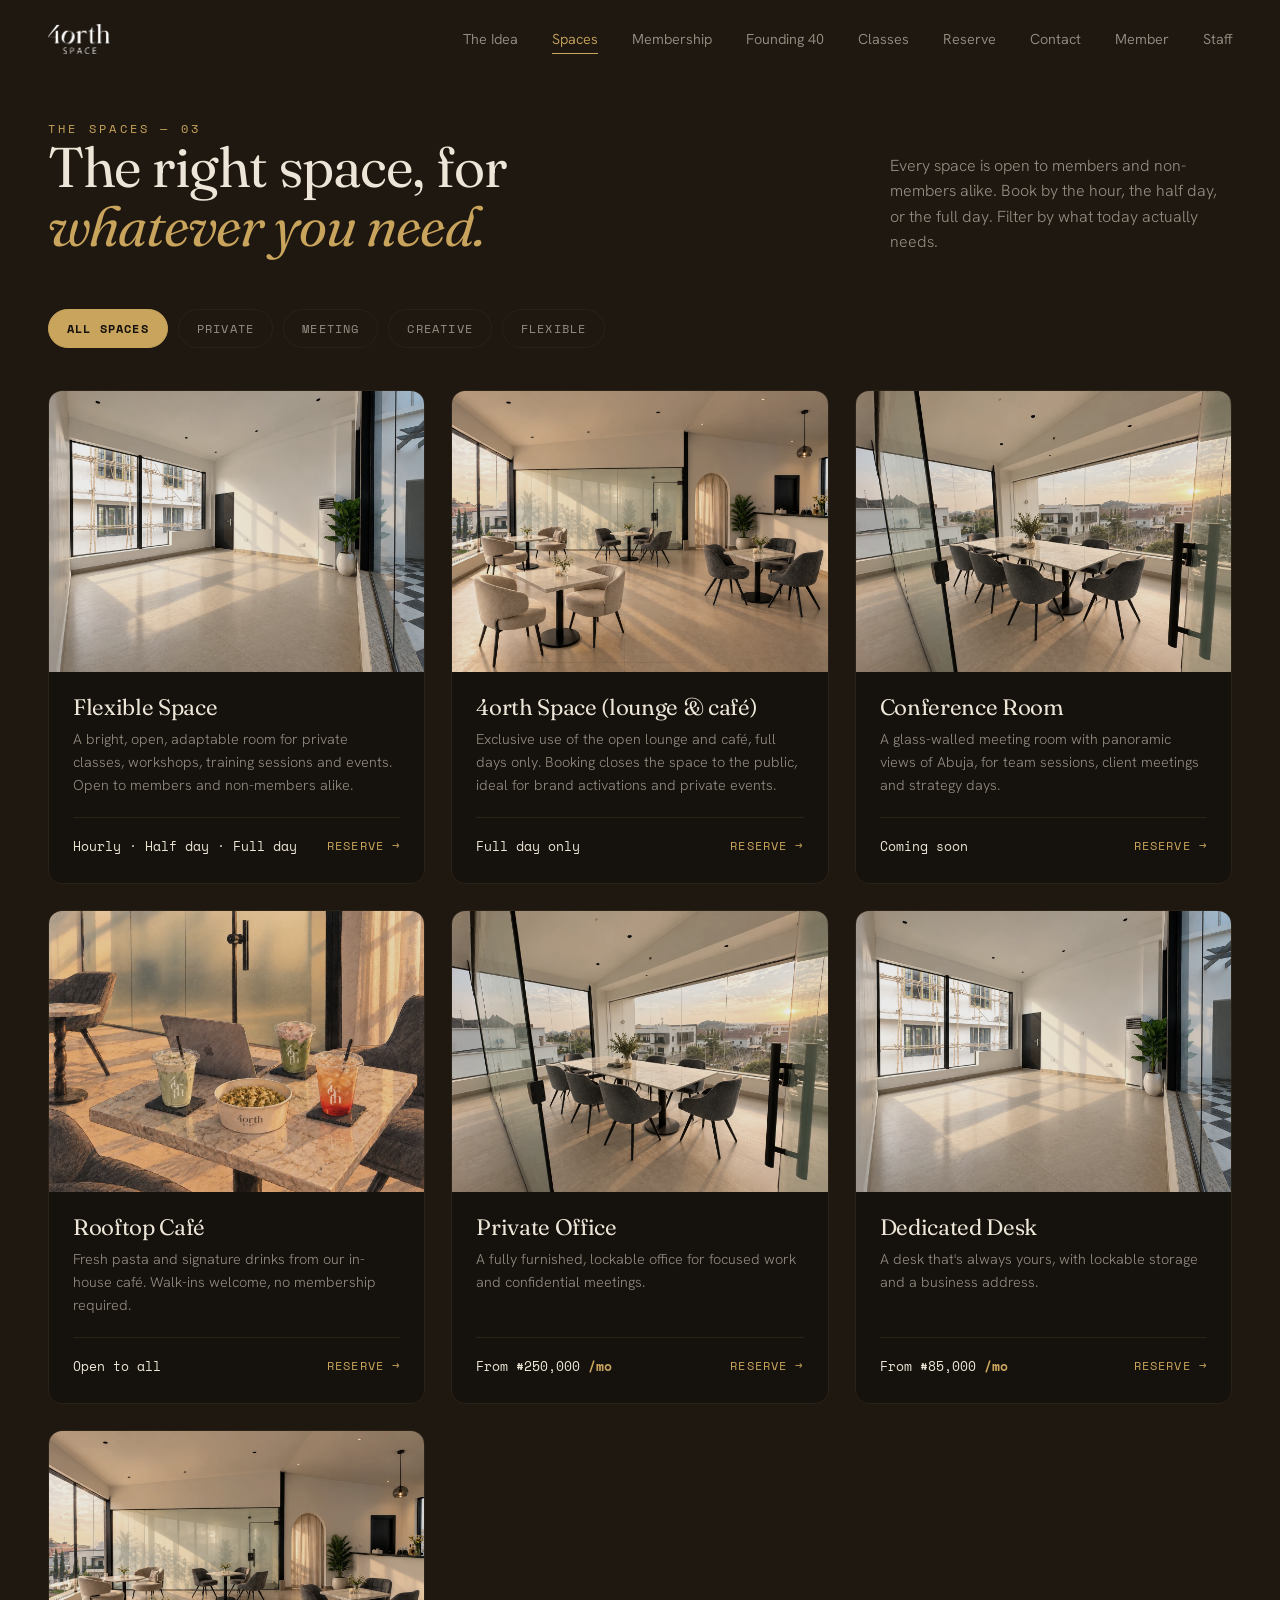
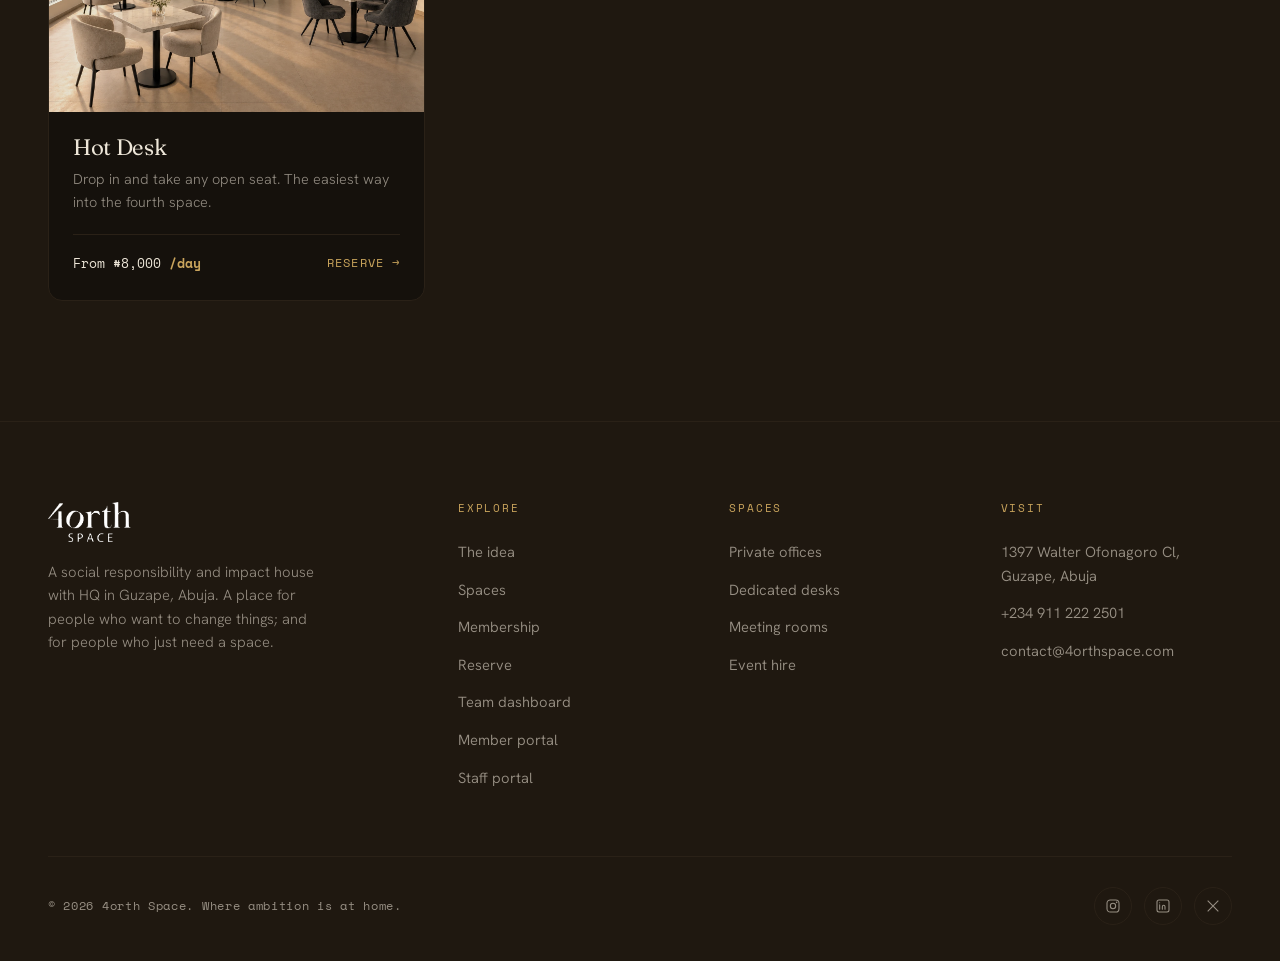
<file: spaces.html>
<!DOCTYPE html>
<html lang="en">
<head>
<meta charset="UTF-8">
<meta name="viewport" content="width=device-width, initial-scale=1">
<title>Spaces — 4orth Space</title>
<meta name="description" content="Beyond home, work, and the social. 4orth is Abuja's fourth space — a members' club and creative workspace in Guzape where ambition is at home.">
<link rel="icon" type="image/png" href="logo-secondary.png">
<link rel="apple-touch-icon" href="logo-secondary.png">
<link rel="preconnect" href="https://fonts.googleapis.com">
<link rel="preconnect" href="https://fonts.gstatic.com" crossorigin>
<link href="https://fonts.googleapis.com/css2?family=Fraunces:ital,opsz,wght@0,9..144,300..600;1,9..144,300..500&family=Hanken+Grotesk:wght@300..700&family=Space+Mono:wght@400;700&display=swap" rel="stylesheet">
<link rel="stylesheet" href="style.css">
</head>
<body>
<!-- NAV -->
<header id="hdr">
  <div class="wrap nav">
    <a href="index.html" class="brand"><img class="brand-logo" src="logo.png" alt="4orth Space"></a>
    <ul class="nav-links">
      <li><a href="idea.html">The Idea</a></li>
      <li><a href="spaces.html">Spaces</a></li>
      <li><a href="membership.html">Membership</a></li>
      <li><a href="founding.html">Founding 40</a></li>
      <li><a href="classes.html">Classes</a></li>
      <li><a href="reserve.html">Reserve</a></li>
      <li><a href="contact.html">Contact</a></li>
      <li><a href="#" data-portal-open>Member</a></li>
      <li><a href="#" data-staff-open>Staff</a></li>
    </ul>
    <button class="burger" id="burger" aria-label="Open menu" aria-expanded="false">
      <span></span><span></span><span></span>
    </button>
  </div>
</header>

<!-- MOBILE DRAWER -->
<nav class="drawer" id="drawer" aria-hidden="true">
  <a href="idea.html"><span class="n">01</span>The Idea</a>
  <a href="spaces.html"><span class="n">02</span>Spaces</a>
  <a href="membership.html"><span class="n">03</span>Membership</a>
  <a href="founding.html"><span class="n">04</span>Founding 40</a>
  <a href="classes.html"><span class="n">05</span>Classes</a>
  <a href="reserve.html"><span class="n">06</span>Reserve</a>
  <a href="contact.html"><span class="n">07</span>Contact</a>
  <a href="#" data-portal-open><span class="n">08</span>Member</a>
  <a href="#" data-staff-open><span class="n">09</span>Staff</a>
</nav>

<span id="top"></span>

<!-- HERO -->
<section class="hero" data-page="home" hidden>
  <div class="hero-grid"></div>
  <div class="hero-glow"></div>
  <div class="wrap">
    <div class="hero-tag reveal"><span class="dot"></span><span>Guzape · Abuja · Now in pre-opening</span></div>
    <h1 class="reveal">
      <span class="ln">Beyond home.</span>
      <span class="ln">Beyond work.</span>
      <span class="ln"><i>The fourth space.</i></span>
    </h1>
    <p class="hero-sub reveal">Abuja has a third place for everyone. 4orth is the one reserved for the few, a members' club and creative workspace built for people whose ambition needs somewhere to live.</p>
    <div class="hero-actions reveal">
      <a href="reserve.html" class="btn btn-primary">Reserve a space →</a>
      <a href="membership.html" class="btn btn-ghost">View membership</a>
    </div>
  </div>
</section>

<!-- FOURTH SPACE -->
<section class="fourth" id="fourth" data-page="idea" hidden>
  <div class="wrap">
    <div class="reveal">
      <div class="eyebrow">The idea — 01 / The fourth space</div>
      <p class="lead">Sociologists named three places that hold a life. We built the <em>fourth</em> — where the work you're proud of actually gets made.</p>
    </div>
    <div class="places reveal">
      <div class="place">
        <div class="n">First place</div>
        <h3>Home</h3>
        <p>Where you rest. Comfortable, but rarely where momentum is found.</p>
        <div class="bar"><i></i></div>
      </div>
      <div class="place">
        <div class="n">Second place</div>
        <h3>Work</h3>
        <p>Where you're paid. Structured, scheduled, and shaped by someone else.</p>
        <div class="bar"><i></i></div>
      </div>
      <div class="place">
        <div class="n">Third place</div>
        <h3>The social</h3>
        <p>Cafés, clubs, lounges. Welcome, but designed for everyone at once.</p>
        <div class="bar"><i></i></div>
      </div>
      <div class="place is4">
        <div class="n">Fourth place — 4orth</div>
        <h3>Here</h3>
        <p>Curated, private, and tuned for output. Where ambition is finally at home.</p>
        <div class="bar"><i></i></div>
      </div>
    </div>
  </div>
</section>

<!-- VALUES -->
<section class="values" id="values" data-page="home" hidden>
  <div class="wrap">
    <div class="shead reveal">
      <div>
        <div class="eyebrow">What sets the room — 02</div>
        <h2>Excellence is in the <em>details</em> you'll never have to mention.</h2>
      </div>
      <p>Every surface, system, and service at 4orth is engineered so that the only thing demanding your attention is the work itself.</p>
    </div>
    <div class="vgrid reveal">
      <div class="vcard">
        <div class="num">/ 01</div>
        <h3>Built without compromise</h3>
        <p>Acoustic-treated rooms, ergonomic furnishing, gigabit fibre with battery backup, and a power supply that never blinks. Infrastructure you'll forget exists because it simply works.</p>
      </div>
      <div class="vcard">
        <div class="num">/ 02</div>
        <h3>A curated membership</h3>
        <p>Founders, partners, creatives, and operators — admitted by application. The person at the next desk is a deliberate part of why you came.</p>
      </div>
      <div class="vcard">
        <div class="num">/ 03</div>
        <h3>Discretion by design</h3>
        <p>Private suites, soundproof call booths, and a no-photography floor policy. Sensitive work and quiet deals stay exactly that.</p>
      </div>
    </div>
  </div>
</section>

<!-- STATS -->
<section class="stats" data-page="home" hidden>
  <div class="wrap">
    <div class="sgrid reveal">
      <div class="stat"><div class="num" data-count="1">0</div><div class="lab">Floor, fully serviced</div></div>
      <div class="stat"><div class="num" data-count="40">0</div><div class="lab">Founding charter seats</div></div>
      <div class="stat"><div class="num" data-count="7">0</div><div class="lab">Spaces to book</div></div>
      <div class="stat"><div class="num">Open</div><div class="lab">Rooftop café &amp; walk-ins</div></div>
    </div>
  </div>
</section>

<!-- ROOFTOP CAFÉ -->
<section class="cafe" data-page="home" style="padding:100px 0;border-top:1px solid var(--espresso-3)" hidden>
  <div class="wrap">
    <div class="reveal">
      <div class="eyebrow">The rooftop · almost open</div>
      <h2 style="font-size:clamp(2rem,4.4vw,3.2rem);margin:16px 0 18px;line-height:1.02">The 4orth rooftop is <span class="serif-i" style="color:var(--brass)">almost open.</span></h2>
      <p style="color:var(--muted);font-weight:300;max-width:46ch">Escape to the rooftop and enjoy fresh pasta and signature drinks from our in-house café. Walk-ins welcome, no membership required.</p>
      <div style="display:flex;gap:10px;flex-wrap:wrap;margin:24px 0 28px">
        <span class="chiplet">Walk-ins welcome</span><span class="chiplet">Delivery available</span><span class="chiplet">Specialty menu</span>
      </div>
      <div style="display:flex;gap:46px;flex-wrap:wrap;font-family:var(--f-mono);font-size:.82rem">
        <div><div style="color:var(--brass);letter-spacing:.12em;text-transform:uppercase;font-size:.64rem;margin-bottom:7px">Hours</div><div>Mon–Sat 9am–9pm</div><div style="color:var(--muted)">Sun 10am–6pm</div></div>
        <div><div style="color:var(--brass);letter-spacing:.12em;text-transform:uppercase;font-size:.64rem;margin-bottom:7px">Find us</div><div>Rooftop, 4orth HQ</div><div style="color:var(--muted)">Guzape, Abuja</div></div>
      </div>
      <a href="reserve.html" class="btn btn-primary" style="margin-top:30px">Reserve a space →</a>
    </div>
    <div class="reveal"><img src="cafe-image.webp" alt="4orth rooftop café" loading="lazy"></div>
  </div>
</section>

<!-- SERVICES -->
<section class="values" data-page="home" style="background:var(--bone-2)" hidden>
  <div class="wrap">
    <div class="shead reveal">
      <div>
        <div class="eyebrow" style="color:#9a7b39">More than a space</div>
        <h2>A full-service <em>partner.</em></h2>
      </div>
      <p>4orth is a creative social impact space where impact, creativity and community intersect. From impact experiences and CSR programmes to branding, digital services and training, we bring a wide network of expertise together, so you don't have to look elsewhere.</p>
    </div>
    <div class="svc-grid reveal">
      <div class="svc-card"><div class="n">/ 01</div><h3>Impact &amp; CSR</h3><p>Impact experiences and CSR programmes designed to build stronger relationships with the communities you serve.</p></div>
      <div class="svc-card"><div class="n">/ 02</div><h3>Branding &amp; merch</h3><p>Brand identity, campaigns and branded merchandise, produced through our creative network.</p></div>
      <div class="svc-card"><div class="n">/ 03</div><h3>Training &amp; workshops</h3><p>Hands-on creative workshops every month, plus training days designed and delivered for your team.</p></div>
    </div>
    <p class="svc-who reveal"><b>Who we work with:</b> financial institutions, global brands, foundations, government agencies, educational institutions, and purpose-driven organisations looking to create lasting change.</p>
  </div>
</section>

<!-- SPACES -->
<section class="spaces" id="spaces" data-page="spaces">
  <div class="wrap">
    <div class="shead reveal">
      <div>
        <div class="eyebrow">The spaces — 03</div>
        <h2>The right space, for <em>whatever you need.</em></h2>
      </div>
      <p>Every space is open to members and non-members alike. Book by the hour, the half day, or the full day. Filter by what today actually needs.</p>
    </div>
    <div class="filters reveal" id="filters">
      <button class="filter active" data-f="all">All spaces</button>
      <button class="filter" data-f="private">Private</button>
      <button class="filter" data-f="meeting">Meeting</button>
      <button class="filter" data-f="creative">Creative</button>
      <button class="filter" data-f="flexible">Flexible</button>
    </div>
    <div class="sp-grid reveal" id="spGrid">
      <!-- cards injected -->
    </div>
  </div>
</section>

<!-- MEMBERSHIPS -->
<section class="members" id="members" data-page="membership" hidden>
  <div class="wrap">
    <div class="shead reveal">
      <div>
        <div class="eyebrow">Membership — 04</div>
        <h2>Choose how you <em>belong.</em></h2>
      </div>
      <div>
        <p style="margin-bottom:18px">Every tier includes fibre with backup power, a serene floor, printing and member events. Access hours are confirmed at opening. Commit annually and keep two months.</p>
        <div class="toggle" id="billing">
          <button class="on" data-b="monthly">Monthly</button>
          <button data-b="annual">Annual</button>
          <span class="save">Save 16%</span>
        </div>
      </div>
    </div>
    <div class="mgrid reveal">
      <div class="plan">
        <div class="pname">Resident</div>
        <div class="pdesc">A flexible hot desk and full club access for the independent operator.</div>
        <div class="price"><span class="cur">₦</span><span class="amt" data-m="45000" data-a="37500">45,000</span><span class="per">/ month</span></div>
        <ul>
          <li><svg width="16" height="16" viewBox="0 0 16 16"><path d="M3 8.5l3 3 7-7.5" stroke="#C9A45C" stroke-width="1.7" fill="none" stroke-linecap="round"/></svg>Any open hot desk, first come</li>
          <li><svg width="16" height="16" viewBox="0 0 16 16"><path d="M3 8.5l3 3 7-7.5" stroke="#C9A45C" stroke-width="1.7" fill="none" stroke-linecap="round"/></svg>5 hrs of meeting room / month</li>
          <li><svg width="16" height="16" viewBox="0 0 16 16"><path d="M3 8.5l3 3 7-7.5" stroke="#C9A45C" stroke-width="1.7" fill="none" stroke-linecap="round"/></svg>Lounge, café &amp; events access</li>
          <li><svg width="16" height="16" viewBox="0 0 16 16"><path d="M3 8.5l3 3 7-7.5" stroke="#C9A45C" stroke-width="1.7" fill="none" stroke-linecap="round"/></svg>Printing &amp; mail handling</li>
        </ul>
        <a href="reserve.html" class="btn">Apply as Resident</a>
      </div>
      <div class="plan feat">
        <div class="badge">Most chosen</div>
        <div class="pname">Signature</div>
        <div class="pdesc">A desk that's always yours, with a guest pass and priority on rooms.</div>
        <div class="price"><span class="cur">₦</span><span class="amt" data-m="85000" data-a="70800">85,000</span><span class="per">/ month</span></div>
        <ul>
          <li><svg width="16" height="16" viewBox="0 0 16 16"><path d="M3 8.5l3 3 7-7.5" stroke="#C9A45C" stroke-width="1.7" fill="none" stroke-linecap="round"/></svg>Dedicated desk &amp; lockable storage</li>
          <li><svg width="16" height="16" viewBox="0 0 16 16"><path d="M3 8.5l3 3 7-7.5" stroke="#C9A45C" stroke-width="1.7" fill="none" stroke-linecap="round"/></svg>15 hrs of meeting room / month</li>
          <li><svg width="16" height="16" viewBox="0 0 16 16"><path d="M3 8.5l3 3 7-7.5" stroke="#C9A45C" stroke-width="1.7" fill="none" stroke-linecap="round"/></svg>2 guest day-passes / month</li>
          <li><svg width="16" height="16" viewBox="0 0 16 16"><path d="M3 8.5l3 3 7-7.5" stroke="#C9A45C" stroke-width="1.7" fill="none" stroke-linecap="round"/></svg>Business address &amp; call answering</li>
        </ul>
        <a href="reserve.html" class="btn btn-primary">Apply as Signature</a>
      </div>
      <div class="plan">
        <div class="pname">Executive</div>
        <div class="pdesc">A private office or suite for you and the team, fully serviced.</div>
        <div class="price"><span class="cur">₦</span><span class="amt" data-m="250000" data-a="208000">250,000</span><span class="per">/ month</span></div>
        <ul>
          <li><svg width="16" height="16" viewBox="0 0 16 16"><path d="M3 8.5l3 3 7-7.5" stroke="#C9A45C" stroke-width="1.7" fill="none" stroke-linecap="round"/></svg>Private lockable office (up to 4)</li>
          <li><svg width="16" height="16" viewBox="0 0 16 16"><path d="M3 8.5l3 3 7-7.5" stroke="#C9A45C" stroke-width="1.7" fill="none" stroke-linecap="round"/></svg>40 hrs of meeting room / month</li>
          <li><svg width="16" height="16" viewBox="0 0 16 16"><path d="M3 8.5l3 3 7-7.5" stroke="#C9A45C" stroke-width="1.7" fill="none" stroke-linecap="round"/></svg>Dedicated concierge &amp; reception</li>
          <li><svg width="16" height="16" viewBox="0 0 16 16"><path d="M3 8.5l3 3 7-7.5" stroke="#C9A45C" stroke-width="1.7" fill="none" stroke-linecap="round"/></svg>Branded signage &amp; priority booking</li>
        </ul>
        <a href="reserve.html" class="btn">Apply as Executive</a>
      </div>
    </div>
  </div>
</section>

<!-- FOUNDING 40 — pre-opening beta -->
<section class="founding" id="founding" data-page="founding" hidden>
  <div class="glow"></div>
  <div class="wrap">
    <div class="fnd-grid">
      <!-- left: story -->
      <div class="fnd-lead reveal">
        <div class="fnd-badge"><span class="pulse"></span><span>Pre-opening · Charter intake</span></div>
        <h2>The <em>Founding <span class="big4">40</span></em></h2>
        <p>Before we open the doors to the public, we're letting in forty people to hot desk with us, shape the space, and tell us what works. Charter members of the fourth space, here from day one.</p>
        <p class="free">Hot desking is free while we're in beta — no fee, no card for your charter seat. Drinks are the one thing you pay for right now. All we ask in return is your honest feedback and the occasional "this chair should move here."</p>

        <div class="fnd-prog">
          <div class="nums"><span>Charter seats claimed</span><span><b id="fndCount">0</b> / 40</span></div>
          <div class="track"><i id="fndBar" style="width:0%"></i></div>
        </div>

        <div class="fnd-perks">
          <div class="fnd-perk">
            <svg class="ic" viewBox="0 0 24 24" fill="none"><path d="M5 12.5a10 10 0 0114 0M8 15.5a6 6 0 018 0M12 18.5h.01" stroke="currentColor" stroke-width="1.6" stroke-linecap="round"/></svg>
            <h4>High-speed wifi</h4><p>Fibre with battery backup. It never blinks.</p>
          </div>
          <div class="fnd-perk">
            <svg class="ic" viewBox="0 0 24 24" fill="none"><path d="M6 8h9v5a4.5 4.5 0 01-9 0V8zM15 9h2.5a2 2 0 010 4H15M7 5c0-.8.5-1.2.5-2M11 5c0-.8.5-1.2.5-2" stroke="currentColor" stroke-width="1.5" stroke-linecap="round" stroke-linejoin="round"/></svg>
            <h4>Drinks available</h4><p>Barista coffee, tea and cold drinks — pay as you go.</p>
          </div>
          <div class="fnd-perk">
            <svg class="ic" viewBox="0 0 24 24" fill="none"><path d="M4 18c3-1 4-4 4-7a4 4 0 118 0c0 3 1 6 4 7M9 18h6" stroke="currentColor" stroke-width="1.5" stroke-linecap="round" stroke-linejoin="round"/></svg>
            <h4>Serene by design</h4><p>Quiet, light-filled rooms built for deep work.</p>
          </div>
          <div class="fnd-perk">
            <svg class="ic" viewBox="0 0 24 24" fill="none"><path d="M12 4c4 0 7 2.5 7 6 0 2-1.5 3-3 3-1 0-1.6-.5-2.3-1A3 3 0 0012 12a3 3 0 00-1.7.9c-.7.6-1.3 1.1-2.3 1.1-1.5 0-3-1-3-3 0-3.5 3-6 7-6zM9 20l1.5-3M15 20l-1.5-3" stroke="currentColor" stroke-width="1.5" stroke-linecap="round" stroke-linejoin="round"/></svg>
            <h4>Snacks for sale</h4><p>A stocked pantry for the 3pm dip. Pay as you go.</p>
          </div>
          <div class="fnd-perk">
            <svg class="ic" viewBox="0 0 24 24" fill="none"><path d="M7 9v4M5 11h4M15 10h.01M17.5 12h.01M7 7h7a5 5 0 015 5 3.5 3.5 0 01-6.3 2.1l-.4-.6h-3.6l-.4.6A3.5 3.5 0 012 12a5 5 0 015-5z" stroke="currentColor" stroke-width="1.5" stroke-linecap="round" stroke-linejoin="round"/></svg>
            <h4>Games</h4><p>A lounge to reset. Table games and more.</p>
          </div>
        </div>

        <div class="fnd-policy">
          <h4><svg viewBox="0 0 24 24" fill="none"><path d="M3 8a2 2 0 012-2h2l1.5-2h7L18 6h2a2 2 0 012 2v9a2 2 0 01-2 2H5a2 2 0 01-2-2V8z" stroke="currentColor" stroke-width="1.5"/><circle cx="12.5" cy="12.5" r="3.2" stroke="currentColor" stroke-width="1.5"/></svg>Picture &amp; video policy</h4>
          <p>To protect every member's privacy and focus, filming at 4orth is limited to <b>close-ups</b>. You may photograph or film your own desk and laptop, your drinks, and details of the space and its design. Please don't shoot vlogs, pan across the general work area, or capture other members, their screens or their conversations. If you're unsure, ask the team first.</p>
        </div>
      </div>

      <!-- right: application -->
      <div class="fnd-card reveal">
        <form id="fndForm" novalidate>
          <div class="ch">Apply to hot desk</div>
          <h3>Claim a charter seat</h3>
          <div class="row2">
            <div class="field"><label>Full name</label><input type="text" id="fName" data-req placeholder="Your name"><div class="err">Tell us your name.</div></div>
            <div class="field"><label>Email</label><input type="email" id="fEmail" data-req placeholder="you@email.com"><div class="err">Enter a valid email.</div></div>
          </div>
          <div class="row2">
            <div class="field"><label>Phone / WhatsApp</label><input type="tel" id="fPhone" data-req placeholder="+234 …"><div class="err">Add a number we can reach you on.</div></div>
            <div class="field"><label>What do you do?</label><input type="text" id="fWork" data-req placeholder="e.g. Designer, founder, writer"><div class="err">Tell us what you do.</div></div>
          </div>
          <div class="row2">
            <div class="field"><label>Days a week you'd come</label>
              <select id="fDays">
                <option>1–2 days</option><option>3–4 days</option><option>Most days</option><option>Not sure yet</option>
              </select>
            </div>
            <div class="field"><label>Preferred start</label>
              <select id="fStart">
                <option>As soon as you open</option><option>Within two weeks</option><option>Within a month</option><option>Just exploring</option>
              </select>
            </div>
          </div>
          <div class="row2">
            <div class="field"><label>Book your first visit — date</label><input type="date" id="fVisitDate" data-req><div class="err">Pick a date for your visit.</div></div>
            <div class="field"><label>Time</label>
              <select id="fVisitTime">
                <option>9:00 AM</option><option>10:00 AM</option><option>11:00 AM</option><option>12:00 PM</option><option>1:00 PM</option><option>2:00 PM</option><option>3:00 PM</option><option>4:00 PM</option><option>5:00 PM</option><option>6:00 PM</option><option>7:00 PM</option><option>8:00 PM</option>
              </select>
            </div>
          </div>
          <div class="field"><label>What are you working on? <span style="color:var(--muted);text-transform:none;letter-spacing:0;font-family:var(--f-body)">(and why you want in)</span></label>
            <textarea id="fWhy" data-req placeholder="A line or two — the kind of work you'd bring into the space."></textarea><div class="err">Give us a sentence or two.</div>
          </div>
          <label class="fnd-consent">
            <input type="checkbox" id="fConsent" data-check>
            <span>I'd like a charter seat and I'm happy for 4orth to contact me about the beta.</span>
          </label>
          <div class="err" id="fConsentErr" style="display:none;margin:-14px 0 14px;color:#e8a06b;font-family:var(--f-mono);font-size:.74rem">Please tick to continue.</div>
          <label class="fnd-consent">
            <input type="checkbox" id="fPics" data-check>
            <span>I've read and agree to the picture &amp; video policy above.</span>
          </label>
          <div class="err" id="fPicsErr" style="display:none;margin:-14px 0 16px;color:#e8a06b;font-family:var(--f-mono);font-size:.74rem">Please agree to the picture policy to continue.</div>
          <button type="submit" class="btn">Apply</button>
          <p class="fnd-foot">Charter seats are limited to forty. We reply to every applicant, usually within two days.</p>
        </form>

        <div class="fnd-success" id="fndSuccess">
          <div class="ring"><svg width="28" height="28" viewBox="0 0 28 28"><path d="M7 14.5l5 5 9-11" stroke="#C9A45C" stroke-width="2" fill="none" stroke-linecap="round"/></svg></div>
          <h3>You're on the list</h3>
          <div class="num" id="fndId">4F-0028</div>
          <div class="numlab">Your Founding member ID</div>
          <p id="fndSeatLine" style="margin-top:12px;font-family:var(--f-mono);font-size:.8rem;letter-spacing:.06em;color:var(--brass)">Charter seat #28 of 40</p>
          <p id="fndVisitLine" style="margin-top:8px;font-family:var(--f-mono);font-size:.78rem;color:var(--muted)">Visit booked: —</p>
          <p style="margin-top:14px">Keep this ID. You'll use it to check in, and to sign in to your member portal once we open. We'll confirm your visit by email. Welcome to the fourth space.</p>
          <button class="btn btn-ghost" id="fndAgain" style="width:auto;margin-top:22px">Apply for someone else</button>
        </div>
      </div>
    </div>
  </div>
</section>

<!-- CLASSES (kickboxing) -->
<section class="classes" id="classes" data-page="classes" hidden>
  <div class="wrap">
    <div class="shead reveal">
      <div>
        <div class="eyebrow">Activities · classes</div>
        <h2>Kickboxing at <em>4orth.</em></h2>
      </div>
      <p>Practical, high-energy kickboxing on the rooftop, for every level. Pick a session and book your time. Open to members and non-members.</p>
    </div>
    <div class="cls-grid reveal" id="clsGrid"></div>
    <div class="cls-book" id="clsBook" hidden>
      <form id="clsForm" novalidate>
        <div class="ch" id="clsBookEyebrow">Book your spot</div>
        <h3 id="clsBookTitle">Kickboxing</h3>
        <div class="row2">
          <div class="field"><label>Full name</label><input type="text" id="clName" data-req placeholder="Your name"><div class="err">Tell us your name.</div></div>
          <div class="field"><label>Email</label><input type="email" id="clEmail" data-req placeholder="you@email.com"><div class="err">Enter a valid email.</div></div>
        </div>
        <div class="row2">
          <div class="field"><label>Phone / WhatsApp</label><input type="tel" id="clPhone" data-req placeholder="+234 …"><div class="err">Add a number.</div></div>
          <div class="field"><label>Date</label><input type="date" id="clDate" data-req><div class="err">Pick a date.</div></div>
        </div>
        <button type="submit" class="btn">Apply</button>
      </form>
      <div class="cls-success" id="clsSuccess">
        <div class="ring"><svg width="26" height="26" viewBox="0 0 28 28"><path d="M7 14.5l5 5 9-11" stroke="#C9A45C" stroke-width="2" fill="none" stroke-linecap="round"/></svg></div>
        <h3>You're booked in</h3>
        <p id="clsSuccessLine" style="color:var(--brass);font-family:var(--f-mono);font-size:.82rem"></p>
        <p style="color:var(--muted);font-weight:300;max-width:38ch;margin:10px auto 0">We'll send a reminder. Wear comfortable clothes and bring water. See you on the mat.</p>
        <button class="btn btn-ghost" id="clsAgain" style="width:auto;margin-top:22px">Book another session</button>
      </div>
    </div>
  </div>
</section>

<!-- BOOKING -->
<section class="booking" id="booking" data-page="reserve" hidden>
  <div class="wrap">
    <div class="shead reveal">
      <div>
        <div class="eyebrow">Reserve — 05</div>
        <h2>Begin your <em>residency.</em></h2>
      </div>
      <p>Choose a space and we'll cost it instantly. Our concierge confirms within one business day.</p>
    </div>
    <div class="bk-wrap reveal">
      <div class="bk-form">
        <div class="bk-tabs" role="tablist">
          <button class="bk-tab on" data-pane="work" role="tab">Workspace</button>
          <button class="bk-tab" data-pane="room" role="tab">Meeting room</button>
          <button class="bk-tab" data-pane="tour" role="tab">Book a tour</button>
        </div>

        <!-- live form -->
        <form id="bkForm" novalidate>
          <!-- WORKSPACE -->
          <div class="bk-pane on" data-pane="work">
            <div class="row2">
              <div class="field"><label>Workspace type</label>
                <select id="wType" data-price>
                  <option value="hot|8000|32000|45000">Hot desk</option>
                  <option value="ded|12000|50000|85000">Dedicated desk</option>
                  <option value="off|30000|120000|250000">Private office</option>
                  <option value="suite|75000|320000|650000">Executive suite</option>
                </select>
              </div>
              <div class="field"><label>Duration</label>
                <select id="wDur" data-price>
                  <option value="day|1">Day pass</option>
                  <option value="week|2">Weekly</option>
                  <option value="month|3" selected>Monthly</option>
                </select>
              </div>
            </div>
            <div class="row2">
              <div class="field"><label>Start date</label>
                <input type="date" id="wDate" data-req><div class="err">Pick a start date.</div>
              </div>
              <div class="field"><label>How many people</label>
                <select id="wQty" data-price>
                  <option value="1">1 person</option><option value="2">2 people</option>
                  <option value="3">3 people</option><option value="4">4 people</option>
                  <option value="5">5+ people</option>
                </select>
              </div>
            </div>
          </div>

          <!-- MEETING ROOM -->
          <div class="bk-pane" data-pane="room">
            <div class="row2">
              <div class="field"><label>Room duration</label>
                <select id="rDur" data-price>
                  <option value="1h|15000">1 hour</option>
                  <option value="2h|28000">2 hours</option>
                  <option value="4h|52000" selected>4 hours</option>
                  <option value="day|120000">Full day</option>
                </select>
              </div>
              <div class="field"><label>Capacity</label>
                <select id="rCap" data-price>
                  <option value="2–4|1">2–4 people</option>
                  <option value="5–8|1.6">5–8 people</option>
                  <option value="9–12|2.4">9–12 people</option>
                  <option value="13+|3.5">13+ (boardroom)</option>
                </select>
              </div>
            </div>
            <div class="row2">
              <div class="field"><label>Date</label>
                <input type="date" id="rDate" data-req><div class="err">Pick a date.</div>
              </div>
              <div class="field"><label>Start time</label>
                <input type="time" id="rTime" data-req value="09:00"><div class="err">Pick a time.</div>
              </div>
            </div>
          </div>

          <!-- TOUR -->
          <div class="bk-pane" data-pane="tour">
            <div class="row2">
              <div class="field"><label>Preferred date</label>
                <input type="date" id="tDate" data-req><div class="err">Pick a date.</div>
              </div>
              <div class="field"><label>Preferred time</label>
                <select id="tTime">
                  <option>Morning (9–12)</option><option>Afternoon (12–4)</option><option>Evening (4–7)</option>
                </select>
              </div>
            </div>
            <div class="field"><label>What are you most interested in?</label>
              <select id="tInterest">
                <option>Resident membership</option><option>Signature membership</option>
                <option>Executive office / suite</option><option>Meeting &amp; event hire</option>
              </select>
            </div>
          </div>

          <!-- shared contact -->
          <div class="row2">
            <div class="field"><label>Full name</label>
              <input type="text" id="bName" data-req placeholder="Your name"><div class="err">Tell us your name.</div>
            </div>
            <div class="field"><label>Email</label>
              <input type="email" id="bEmail" data-req placeholder="you@company.com"><div class="err">Enter a valid email.</div>
            </div>
          </div>
          <button type="submit" class="btn" id="bkSubmit">Apply</button>
        </form>
      </div>

      <!-- SUMMARY -->
      <aside class="bk-summary">
        <div id="sumLive">
          <div class="eyebrow">Your reservation</div>
          <h3 id="sumTitle">Hot desk · Monthly</h3>
          <div id="sumLines">
            <div class="sum-line"><span class="k">Space</span><span class="v" id="lSpace">Hot desk</span></div>
            <div class="sum-line"><span class="k">Commitment</span><span class="v" id="lDur">Monthly</span></div>
            <div class="sum-line"><span class="k">People</span><span class="v" id="lQty">1 person</span></div>
            <div class="sum-line"><span class="k">Rate</span><span class="v" id="lRate">₦45,000 / mo</span></div>
          </div>
          <div class="sum-total">
            <div class="row"><span class="lab">Estimated total</span><span class="big" id="sumTotal">₦45,000</span></div>
            <p class="sum-note" id="sumNote">Billed monthly. No booking fee — your concierge confirms availability before any charge.</p>
          </div>
        </div>
        <div class="bk-success" id="bkSuccess" style="color:var(--bone)">
          <div class="ring"><svg width="26" height="26" viewBox="0 0 26 26"><path d="M6 13.5l5 5 9-11" stroke="#C9A45C" stroke-width="2" fill="none" stroke-linecap="round"/></svg></div>
          <h3 style="color:var(--bone)">Reservation received</h3>
          <p style="color:var(--muted)">Thank you — your concierge will confirm availability and next steps by email within one business day.</p>
          <div class="ref" id="bkRef">REF · 4S-000000</div>
          <button class="btn btn-ghost" id="bkAgain">Make another</button>
        </div>
      </aside>
    </div>
  </div>
</section>


<!-- FAQ -->
<section class="faq" id="faq" data-page="reserve" hidden>
  <div class="wrap">
    <div class="shead reveal" style="justify-content:center;text-align:center">
      <div>
        <div class="eyebrow">Good to know — 07</div>
        <h2>Questions, answered.</h2>
      </div>
    </div>
    <div class="faq-list reveal">
      <div class="qa">
        <button aria-expanded="false"><span>Is 4orth open to anyone, or is it application-only?</span><span class="ic"></span></button>
        <div class="ans"><p>Day passes and meeting rooms are open to all by reservation. Resident, Signature, and Executive memberships are by application — a short conversation that keeps the community considered and the rooms quiet.</p></div>
      </div>
      <div class="qa">
        <button aria-expanded="false"><span>What's actually included in a membership?</span><span class="ic"></span></button>
        <div class="ans"><p>Every tier includes secure access, gigabit fibre with backup power, printing, a monthly allocation of meeting-room hours, and access to member events. Signature and Executive add a business address, call handling, and dedicated space. We're still in pre-opening, so set access hours will be confirmed before we open.</p></div>
      </div>
      <div class="qa">
        <button aria-expanded="false"><span>Can I bring guests or clients?</span><span class="ic"></span></button>
        <div class="ans"><p>Yes. Signature and Executive members receive monthly guest passes, and any member can book private meeting rooms for client sessions. The ground-floor lounge is designed precisely for those first impressions.</p></div>
      </div>
      <div class="qa">
        <button aria-expanded="false"><span>Where exactly is 4orth, and is parking available?</span><span class="ic"></span></button>
        <div class="ans"><p>We're in Guzape, Abuja, with secure on-site parking for members and validated guest parking. The full address is shared on confirmation of your tour.</p></div>
      </div>
      <div class="qa">
        <button aria-expanded="false"><span>How do I cancel or change a plan?</span><span class="ic"></span></button>
        <div class="ans"><p>Monthly plans roll month to month and can be paused or cancelled with 14 days' notice. Annual plans can be transferred or upgraded at any time — speak to your concierge and we'll handle the rest.</p></div>
      </div>
    </div>
  </div>
</section>

<!-- CONTACT -->
<section class="contact" id="contact" data-page="contact" hidden>
  <div class="wrap">
    <div class="ct-grid">
      <div class="ct-info reveal">
        <div class="eyebrow">Contact — 08</div>
        <h2 style="margin-top:14px">Come see the <em>fourth space.</em></h2>
        <p>Tell us a little about what you're building. We'll arrange a private tour at a time that suits you.</p>
        <div class="ct-list">
          <div class="ct-item">
            <div class="ic"><svg width="18" height="18" viewBox="0 0 24 24" fill="none"><path d="M12 2C8 2 5 5 5 9c0 5 7 13 7 13s7-8 7-13c0-4-3-7-7-7z" stroke="currentColor" stroke-width="1.6"/><circle cx="12" cy="9" r="2.4" stroke="currentColor" stroke-width="1.6"/></svg></div>
            <div><div class="lab">Visit</div><div class="val">1397 Walter Ofonagoro Cl, Guzape, Abuja 900110</div><div class="val" style="font-size:.85rem;color:var(--muted)">Federal Capital Territory · Abuja · London</div></div>
          </div>
          <div class="ct-item">
            <div class="ic"><svg width="18" height="18" viewBox="0 0 24 24" fill="none"><path d="M5 4h4l2 5-3 2c1 3 3 5 6 6l2-3 5 2v4c0 1-1 2-2 2C12 24 0 12 0 4 0 3 1 2 2 2" stroke="currentColor" stroke-width="1.6" transform="translate(2 0)"/></svg></div>
            <div><div class="lab">Call / WhatsApp</div><div class="val">+234 911 222 2501</div></div>
          </div>
          <div class="ct-item">
            <div class="ic"><svg width="18" height="18" viewBox="0 0 24 24" fill="none"><rect x="3" y="5" width="18" height="14" rx="2" stroke="currentColor" stroke-width="1.6"/><path d="M4 7l8 6 8-6" stroke="currentColor" stroke-width="1.6"/></svg></div>
            <div><div class="lab">Email</div><div class="val">contact@4orthspace.com</div></div>
          </div>
          <div class="ct-item">
            <div class="ic"><svg width="18" height="18" viewBox="0 0 24 24" fill="none"><circle cx="12" cy="12" r="9" stroke="currentColor" stroke-width="1.6"/><path d="M12 7v5l3 2" stroke="currentColor" stroke-width="1.6" stroke-linecap="round"/></svg></div>
            <div><div class="lab">Opening hours</div><div class="val">Mon–Sat 9:00am–9:00pm</div><div class="val" style="font-size:.85rem;color:var(--muted)">Sun 10:00am–6:00pm</div></div>
          </div>
        </div>
      </div>
      <form class="ct-form reveal" id="ctForm" novalidate>
        <div class="row2">
          <div class="field"><label>Name</label><input type="text" id="cName" data-req placeholder="Full name"><div class="err">Tell us your name.</div></div>
          <div class="field"><label>Email</label><input type="email" id="cEmail" data-req placeholder="you@company.com"><div class="err">Enter a valid email.</div></div>
        </div>
        <div class="field"><label>I'm interested in</label>
          <select id="cTopic"><option>A private tour</option><option>Membership</option><option>Meeting / event hire</option><option>Partnerships</option></select>
        </div>
        <div class="field"><label>Message</label><textarea id="cMsg" data-req placeholder="A line about what you're working on…"></textarea><div class="err">Add a short message.</div></div>
        <button type="submit" class="btn">Apply</button>
        <div class="ct-ok" id="ctOk">Thank you — your message is in. We'll be in touch within one business day.</div>
      </form>
    </div>
  </div>
</section>

<!-- FOOTER -->
<footer>
  <div class="wrap">
    <div class="ft-top">
      <div class="ft-brand">
        <div class="brand"><img class="brand-logo" src="logo.png" alt="4orth Space"></div>
        <p>A social responsibility and impact house with HQ in Guzape, Abuja. A place for people who want to change things; and for people who just need a space.</p>
      </div>
      <div class="ft-col">
        <h4>Explore</h4>
        <a href="idea.html">The idea</a><a href="spaces.html">Spaces</a><a href="membership.html">Membership</a><a href="reserve.html">Reserve</a><a href="#" data-dash-open>Team dashboard</a><a href="#" data-portal-open>Member portal</a><a href="#" data-staff-open>Staff portal</a>
      </div>
      <div class="ft-col">
        <h4>Spaces</h4>
        <a href="spaces.html">Private offices</a><a href="spaces.html">Dedicated desks</a><a href="spaces.html">Meeting rooms</a><a href="spaces.html">Event hire</a>
      </div>
      <div class="ft-col">
        <h4>Visit</h4>
        <a href="contact.html">1397 Walter Ofonagoro Cl, Guzape, Abuja</a><a href="tel:+2349112222501">+234 911 222 2501</a><a href="mailto:contact@4orthspace.com">contact@4orthspace.com</a>
      </div>
    </div>
    <div class="ft-bot">
      <p>© <span id="yr"></span> 4orth Space. Where ambition is at home.</p>
      <div class="ft-social">
        <a href="#" aria-label="Instagram"><svg width="16" height="16" viewBox="0 0 24 24" fill="none"><rect x="3" y="3" width="18" height="18" rx="5" stroke="currentColor" stroke-width="1.6"/><circle cx="12" cy="12" r="4" stroke="currentColor" stroke-width="1.6"/><circle cx="17.5" cy="6.5" r="1.2" fill="currentColor"/></svg></a>
        <a href="#" aria-label="LinkedIn"><svg width="16" height="16" viewBox="0 0 24 24" fill="none"><rect x="3" y="3" width="18" height="18" rx="3" stroke="currentColor" stroke-width="1.6"/><path d="M7 10v7M7 7v.01M11 17v-4a2 2 0 014 0v4" stroke="currentColor" stroke-width="1.6" stroke-linecap="round"/></svg></a>
        <a href="#" aria-label="X"><svg width="16" height="16" viewBox="0 0 24 24" fill="none"><path d="M4 4l16 16M20 4L4 20" stroke="currentColor" stroke-width="1.6"/></svg></a>
      </div>
    </div>
  </div>
</footer>

<!-- ==================== OPERATIONS DASHBOARD ==================== -->
<!-- ==================== ADMIN — BUSINESS OS ==================== -->
<div class="dash" id="dash" role="dialog" aria-modal="true" aria-label="4orth admin dashboard">
  <div class="dash-bar">
    <div class="wrap in">
      <div class="brand"><span class="four">4</span><b>orth</b><span class="mono">Admin OS</span></div>
      <div style="display:flex;align-items:center;gap:14px">
        <span class="dash-live" id="dashLiveTag" hidden><i></i>Live</span>
        <button class="dash-close" id="dashSync" hidden>Sync sheet</button>
        <button class="dash-close" id="dashReset" hidden>Reset data</button>
        <button class="dash-close" id="dashClose">Close ✕</button>
      </div>
    </div>
  </div>
  <div class="wrap">
    <div class="dash-gate" id="dashGate">
      <div class="eyebrow" style="display:flex">Staff access</div>
      <h2>Admin dashboard</h2>
      <p>The command centre for 4orth Space, Guzape — spaces, bookings, members, loyalty and tasks.</p>
      <div class="gate-field"><label for="dashUser">Username</label><input type="text" id="dashUser" autocomplete="username" placeholder="Username"></div>
      <div class="gate-field"><label for="dashPass">Password</label><input type="password" id="dashPass" autocomplete="current-password" placeholder="••••"><div class="gate-err" id="dashErr">That username or password isn't right.</div></div>
      <button class="btn" id="dashGo">Sign in</button>
    </div>
    <div id="dashApp" hidden>
      <div class="dash-head">
        <div><h2 id="dashDeptTitle">Executive overview</h2><div class="sub" id="dashDate"></div></div>
        <button class="dash-close" id="dashOut">Sign out</button>
      </div>
      <div class="dash-tabs" id="dashTabs">
        <button class="dash-tab on" data-tab="overview">Executive</button>
        <button class="dash-tab" data-tab="clients">Clients <span class="cnt" id="enqCount"></span></button>
        <button class="dash-tab" data-tab="operations">Operations <span class="cnt" id="taskCount"></span></button>
        <button class="dash-tab" data-tab="marketing">Marketing</button>
        <button class="dash-tab" data-tab="hr">HR</button>
        <button class="dash-tab" data-tab="accounting">Accounting</button>
        <button class="dash-tab" data-tab="platform">Platform</button>
      </div>
      <div class="dash-view" id="dv-overview"></div>
      <div class="dash-view" id="dv-clients" hidden></div>
      <div class="dash-view" id="dv-operations" hidden></div>
      <div class="dash-view" id="dv-marketing" hidden></div>
      <div class="dash-view" id="dv-hr" hidden></div>
      <div class="dash-view" id="dv-accounting" hidden></div>
      <div class="dash-view" id="dv-platform" hidden></div>
    </div>
  </div>
</div>

<!-- ==================== MEMBER PORTAL ==================== -->
<div class="dash" id="portal" role="dialog" aria-modal="true" aria-label="4orth member portal">
  <div class="dash-bar">
    <div class="wrap in">
      <div class="brand"><span class="four">4</span><b>orth</b><span class="mono">Member</span></div>
      <button class="dash-close" id="portalClose">Close ✕</button>
    </div>
  </div>
  <div class="wrap">
    <div class="dash-gate" id="portalGate">
      <div class="eyebrow" style="display:flex">Member access</div>
      <h2 id="portalGateTitle">Your 4orth</h2>
      <p id="portalGateSub">Bookings, points, invoices and member events, all in one place.</p>
      <div id="portalSignIn">
        <div class="gate-field"><label for="portalId">Email or member ID</label><input type="text" id="portalId" placeholder="you@email.com or 4M-0001"></div>
        <div class="gate-field"><label for="portalPin">Password</label><input type="password" id="portalPin" placeholder="••••"><div class="gate-err" id="portalErr">We couldn't match that email and password.</div></div>
        <button class="btn" id="portalGo">Sign in</button>
        <p class="dash-hint">New here? <a href="#" id="toSignup">Create a member account</a></p>
      </div>
      <div id="portalSignUp" hidden>
        <div class="gate-field"><label for="suName">Full name</label><input type="text" id="suName" placeholder="Your name"></div>
        <div class="gate-field"><label for="suEmail">Email</label><input type="email" id="suEmail" placeholder="you@email.com"></div>
        <div class="gate-field"><label for="suPhone">Phone</label><input type="tel" id="suPhone" placeholder="+234 800 000 0000"></div>
        <div class="gate-field"><label for="suPin">Choose a password</label><input type="password" id="suPin" placeholder="At least 4 characters"><div class="gate-err" id="suErr">Please fill in your name, a valid email and a password of at least 4 characters.</div></div>
        <button class="btn" id="suGo">Create account</button>
        <p class="dash-hint">Already a member? <a href="#" id="toSignin">Sign in</a></p>
      </div>
    </div>
    <div id="portalApp" hidden>
      <div id="portalHeader"></div>
      <div class="dash-tabs" id="portalTabs">
        <button class="dash-tab on" data-ptab="overview">Overview</button>
        <button class="dash-tab" data-ptab="planner">Planner</button>
        <button class="dash-tab" data-ptab="calendar">Calendar</button>
        <button class="dash-tab" data-ptab="workspace">My workspace</button>
        <button class="dash-tab" data-ptab="bookings">Bookings</button>
        <button class="dash-tab" data-ptab="invoices">Invoices</button>
        <button class="dash-tab" data-ptab="rewards">Rewards</button>
        <button class="dash-tab" data-ptab="events">Events</button>
        <button class="dash-tab" data-ptab="documents">Documents</button>
        <button class="dash-tab" data-ptab="profile">Profile</button>
      </div>
      <div class="dash-view" id="pv-overview"></div>
      <div class="dash-view" id="pv-planner" hidden></div>
      <div class="dash-view" id="pv-calendar" hidden></div>
      <div class="dash-view" id="pv-workspace" hidden></div>
      <div class="dash-view" id="pv-bookings" hidden></div>
      <div class="dash-view" id="pv-invoices" hidden></div>
      <div class="dash-view" id="pv-rewards" hidden></div>
      <div class="dash-view" id="pv-events" hidden></div>
      <div class="dash-view" id="pv-documents" hidden></div>
      <div class="dash-view" id="pv-profile" hidden></div>
      <div style="margin-top:28px;display:flex;justify-content:flex-end"><button class="dash-close" id="portalOut">Sign out</button></div>
    </div>
  </div>
</div>

<!-- ==================== STAFF PORTAL ==================== -->
<div class="dash" id="staff" role="dialog" aria-modal="true" aria-label="4orth staff portal">
  <div class="dash-bar">
    <div class="wrap in">
      <div class="brand"><span class="four">4</span><b>orth</b><span class="mono">Staff</span></div>
      <button class="dash-close" id="staffClose">Close ✕</button>
    </div>
  </div>
  <div class="wrap">
    <div class="dash-gate" id="staffGate">
      <div class="eyebrow" style="display:flex">Staff sign-in</div>
      <h2>Staff portal</h2>
      <p>Clock in, file your daily report, answer manager queries and read notices.</p>
      <div class="gate-field"><label for="staffId">Name or staff ID</label><input type="text" id="staffId" placeholder="e.g. Tunde Bello or S2"></div>
      <div class="gate-field"><label for="staffPin">PIN</label><input type="password" id="staffPin" placeholder="••••"><div class="gate-err" id="staffErr">We couldn't match that staff member and PIN.</div></div>
      <button class="btn" id="staffGo">Sign in</button>
      <p class="dash-hint">Starter PIN is <code>0000</code>. Managers can reset it from HR.</p>
    </div>
    <div id="staffApp" hidden>
      <div id="staffHeader"></div>
      <div class="dash-tabs" id="staffTabs">
        <button class="dash-tab on" data-stab="today">Today</button>
        <button class="dash-tab" data-stab="tasks">My tasks</button>
        <button class="dash-tab" data-stab="queries">Queries <span class="cnt" id="sQCnt"></span></button>
        <button class="dash-tab" data-stab="notices">Notices <span class="cnt" id="sNCnt"></span></button>
      </div>
      <div class="dash-view" id="sv-today"></div>
      <div class="dash-view" id="sv-tasks" hidden></div>
      <div class="dash-view" id="sv-queries" hidden></div>
      <div class="dash-view" id="sv-notices" hidden></div>
      <div style="margin-top:28px;display:flex;justify-content:flex-end"><button class="dash-close" id="staffOut">Sign out</button></div>
    </div>
  </div>
</div>

<button class="totop" id="totop" aria-label="Back to top"><svg width="18" height="18" viewBox="0 0 24 24" fill="none"><path d="M12 19V5M5 12l7-7 7 7" stroke="currentColor" stroke-width="2" stroke-linecap="round" stroke-linejoin="round"/></svg></button>
<script src="app.js"></script>
</body>
</html>
</file>
<file: style.css>
/* ============ TOKENS ============ */
:root{
  --espresso:#15110C;      /* primary dark */
  --espresso-2:#1F1810;    /* raised surface */
  --espresso-3:#2A2117;    /* hairline / borders on dark */
  --brass:#C9A45C;         /* single accent */
  --brass-bright:#E8CF94;
  --bone:#EDE6D8;          /* warm light + text on dark */
  --bone-2:#F5F0E6;        /* light section bg */
  --muted:rgba(237,230,216,.58);
  --muted-dark:rgba(21,17,12,.62);
  --maxw:1240px;
  --r:14px;
  --ease:cubic-bezier(.22,1,.36,1);
  --f-disp:"Fraunces",Georgia,serif;
  --f-body:"Hanken Grotesk",system-ui,sans-serif;
  --f-mono:"Space Mono",ui-monospace,monospace;
}
*{box-sizing:border-box;margin:0;padding:0}
html{scroll-behavior:smooth;-webkit-text-size-adjust:100%}
@media (prefers-reduced-motion:reduce){html{scroll-behavior:auto}}
body{
  font-family:var(--f-body);
  background:var(--espresso);
  color:var(--bone);
  line-height:1.6;
  font-weight:350;
  overflow-x:hidden;
  -webkit-font-smoothing:antialiased;
}
h1,h2,h3,h4{font-family:var(--f-disp);font-weight:380;line-height:1.04;letter-spacing:-.015em}
a{color:inherit;text-decoration:none}
img{max-width:100%;display:block}
::selection{background:var(--brass);color:var(--espresso)}
.wrap{max-width:var(--maxw);margin:0 auto;padding:0 28px}
.eyebrow{font-family:var(--f-mono);font-size:.72rem;letter-spacing:.28em;text-transform:uppercase;color:var(--brass);font-weight:400}
.serif-i{font-style:italic;font-family:var(--f-disp)}

/* focus */
a:focus-visible,button:focus-visible,input:focus-visible,select:focus-visible,textarea:focus-visible,[tabindex]:focus-visible{
  outline:2px solid var(--brass);outline-offset:3px;border-radius:4px;
}

/* ============ REVEAL ============ */
.reveal{opacity:0;transform:translateY(26px);transition:opacity .9s var(--ease),transform .9s var(--ease)}
.reveal.in{opacity:1;transform:none}
@media (prefers-reduced-motion:reduce){.reveal{opacity:1;transform:none;transition:none}}

/* ============ NAV ============ */
header{position:fixed;inset:0 0 auto 0;z-index:100;transition:background .4s var(--ease),border-color .4s var(--ease),backdrop-filter .4s}
header.scrolled{background:rgba(21,17,12,.82);backdrop-filter:blur(14px);border-bottom:1px solid var(--espresso-3)}
.nav{display:flex;align-items:center;justify-content:space-between;height:78px}
.brand{display:flex;align-items:baseline;gap:.05em;font-family:var(--f-disp);font-size:1.55rem;letter-spacing:-.02em}
.brand b{font-weight:500}
.brand .four{color:var(--brass);font-weight:500}
.brand .mono{font-family:var(--f-mono);font-size:.62rem;letter-spacing:.3em;color:var(--muted);text-transform:uppercase;align-self:center;margin-left:.55rem;border-left:1px solid var(--espresso-3);padding-left:.55rem}
.nav-links{display:flex;align-items:center;gap:34px;list-style:none}
.nav-links a{font-size:.9rem;color:var(--muted);transition:color .25s;position:relative}
.nav-links a:hover{color:var(--bone)}
.nav-links a::after{content:"";position:absolute;left:0;bottom:-6px;height:1px;width:0;background:var(--brass);transition:width .3s var(--ease)}
.nav-links a:hover::after{width:100%}
.nav-cta{font-family:var(--f-mono);font-size:.74rem!important;letter-spacing:.14em;text-transform:uppercase;border:1px solid var(--brass);color:var(--brass)!important;padding:11px 20px;border-radius:40px;transition:background .3s,color .3s}
.nav-cta::after{display:none}
.nav-cta:hover{background:var(--brass);color:var(--espresso)!important}
.burger{display:none;flex-direction:column;gap:5px;background:none;border:0;cursor:pointer;padding:8px}
.burger span{width:26px;height:1.5px;background:var(--bone);transition:.3s var(--ease)}
.burger.open span:nth-child(1){transform:translateY(6.5px) rotate(45deg)}
.burger.open span:nth-child(2){opacity:0}
.burger.open span:nth-child(3){transform:translateY(-6.5px) rotate(-45deg)}

/* mobile drawer */
.drawer{position:fixed;inset:0;z-index:99;background:var(--espresso);transform:translateX(100%);transition:transform .5s var(--ease);display:flex;flex-direction:column;justify-content:center;padding:0 32px;visibility:hidden}
.drawer.open{transform:none;visibility:visible}
.drawer a{font-family:var(--f-disp);font-size:2.4rem;padding:14px 0;border-bottom:1px solid var(--espresso-3);color:var(--bone);display:flex;align-items:baseline;gap:14px}
.drawer a .n{font-family:var(--f-mono);font-size:.8rem;color:var(--brass)}

/* ============ HERO ============ */
.hero{position:relative;min-height:100svh;display:flex;align-items:center;padding-top:120px;padding-bottom:70px;overflow:hidden}
.hero-grid{position:absolute;inset:0;background-image:linear-gradient(var(--espresso-3) 1px,transparent 1px),linear-gradient(90deg,var(--espresso-3) 1px,transparent 1px);background-size:88px 88px;opacity:.4;mask-image:radial-gradient(120% 90% at 70% 20%,#000 35%,transparent 75%);-webkit-mask-image:radial-gradient(120% 90% at 70% 20%,#000 35%,transparent 75%)}
.hero-glow{position:absolute;width:760px;height:760px;right:-180px;top:-160px;border-radius:50%;background:radial-gradient(circle,rgba(201,164,92,.16),transparent 62%);filter:blur(8px);animation:float 14s ease-in-out infinite}
@keyframes float{50%{transform:translateY(34px) scale(1.04)}}
@media (prefers-reduced-motion:reduce){.hero-glow{animation:none}}
.hero .wrap{position:relative;z-index:2}
.hero-tag{display:inline-flex;align-items:center;gap:12px;border:1px solid var(--espresso-3);border-radius:40px;padding:8px 16px 8px 8px;margin-bottom:34px;background:rgba(31,24,16,.5)}
.hero-tag .dot{width:8px;height:8px;border-radius:50%;background:var(--brass);box-shadow:0 0 0 4px rgba(201,164,92,.18)}
.hero-tag span{font-family:var(--f-mono);font-size:.72rem;letter-spacing:.16em;text-transform:uppercase;color:var(--muted)}
.hero h1{font-size:clamp(3.1rem,9vw,7.2rem);line-height:.96;letter-spacing:-.03em;max-width:14ch}
.hero h1 .ln{display:block;overflow:hidden}
.hero h1 .ln i{display:block;font-style:italic;color:var(--brass)}
.hero-sub{margin-top:30px;font-size:clamp(1.05rem,1.7vw,1.32rem);max-width:46ch;color:var(--muted);font-weight:300}
.hero-actions{display:flex;flex-wrap:wrap;gap:16px;margin-top:42px}
.btn{font-family:var(--f-mono);font-size:.82rem;letter-spacing:.1em;text-transform:uppercase;padding:16px 30px;border-radius:46px;cursor:pointer;border:1px solid transparent;transition:transform .25s var(--ease),background .3s,color .3s,border-color .3s;display:inline-flex;align-items:center;gap:10px}
.btn:hover{transform:translateY(-2px)}
.btn-primary{background:var(--brass);color:var(--espresso);font-weight:700}
.btn-primary:hover{background:var(--brass-bright)}
.btn-ghost{border-color:var(--espresso-3);color:var(--bone)}
.btn-ghost:hover{border-color:var(--brass);color:var(--brass)}
.hero-meta{display:flex;gap:44px;margin-top:66px;flex-wrap:wrap}
.hero-meta div .k{font-family:var(--f-disp);font-size:1.9rem;color:var(--bone)}
.hero-meta div .l{font-family:var(--f-mono);font-size:.68rem;letter-spacing:.18em;text-transform:uppercase;color:var(--muted);margin-top:2px}

/* ============ FOURTH SPACE (signature) ============ */
.fourth{padding:120px 0;border-top:1px solid var(--espresso-3)}
.fourth .lead{font-family:var(--f-disp);font-size:clamp(1.7rem,3.6vw,2.9rem);line-height:1.18;max-width:20ch;font-weight:340;margin-top:18px}
.fourth .lead em{color:var(--brass)}
.places{display:grid;grid-template-columns:repeat(4,1fr);gap:0;margin-top:70px;border-top:1px solid var(--espresso-3)}
.place{padding:34px 28px 38px;border-right:1px solid var(--espresso-3);position:relative;transition:background .4s var(--ease)}
.place:last-child{border-right:0}
.place.is4{background:linear-gradient(180deg,rgba(201,164,92,.08),transparent)}
.place .n{font-family:var(--f-mono);font-size:.82rem;color:var(--muted);letter-spacing:.1em}
.place.is4 .n{color:var(--brass)}
.place h3{font-size:1.55rem;margin:18px 0 10px}
.place.is4 h3{color:var(--brass)}
.place p{font-size:.92rem;color:var(--muted);font-weight:300}
.place .bar{height:2px;background:var(--espresso-3);margin-top:24px;position:relative;overflow:hidden}
.place .bar i{position:absolute;inset:0;width:30%;background:var(--brass)}
.place:nth-child(1) .bar i{width:25%}
.place:nth-child(2) .bar i{width:50%}
.place:nth-child(3) .bar i{width:75%}
.place.is4 .bar i{width:100%}

/* ============ SECTION HEAD ============ */
.shead{display:flex;justify-content:space-between;align-items:flex-end;gap:30px;flex-wrap:wrap;margin-bottom:54px}
.shead h2{font-size:clamp(2.1rem,4.6vw,3.5rem);max-width:18ch}
.shead h2 em{color:var(--brass)}
.shead p{max-width:38ch;color:var(--muted);font-weight:300}

/* ============ VALUES ============ */
.values{padding:120px 0;background:var(--bone-2);color:var(--espresso)}
.values .eyebrow{color:#9a7b39}
.values .shead h2 em,.values .vcard h3 .num{color:#9a7b39}
.values .shead p{color:var(--muted-dark)}
.vgrid{display:grid;grid-template-columns:repeat(3,1fr);gap:1px;background:rgba(21,17,12,.12);border:1px solid rgba(21,17,12,.12);border-radius:var(--r);overflow:hidden}
.vcard{background:var(--bone-2);padding:42px 34px;transition:background .4s var(--ease)}
.vcard:hover{background:#fff}
.vcard .num{font-family:var(--f-mono);font-size:.78rem;letter-spacing:.12em;color:#9a7b39}
.vcard h3{font-size:1.6rem;margin:22px 0 12px}
.vcard p{font-size:.96rem;color:var(--muted-dark)}

/* ============ STATS ============ */
.stats{padding:110px 0;border-top:1px solid var(--espresso-3)}
.sgrid{display:grid;grid-template-columns:repeat(4,1fr);gap:30px}
.stat{border-top:2px solid var(--brass);padding-top:22px}
.stat .num{font-family:var(--f-disp);font-size:clamp(2.8rem,6vw,4.4rem);line-height:1;letter-spacing:-.03em}
.stat .num span{color:var(--brass)}
.stat .lab{font-family:var(--f-mono);font-size:.72rem;letter-spacing:.14em;text-transform:uppercase;color:var(--muted);margin-top:14px}

/* ============ SPACES ============ */
.spaces{padding:120px 0;background:var(--espresso-2)}
.filters{display:flex;gap:10px;flex-wrap:wrap;margin-bottom:42px}
.filter{font-family:var(--f-mono);font-size:.74rem;letter-spacing:.1em;text-transform:uppercase;padding:10px 18px;border-radius:40px;border:1px solid var(--espresso-3);background:none;color:var(--muted);cursor:pointer;transition:.3s var(--ease)}
.filter:hover{color:var(--bone);border-color:var(--brass)}
.filter.active{background:var(--brass);color:var(--espresso);border-color:var(--brass);font-weight:700}
.sp-grid{display:grid;grid-template-columns:repeat(3,1fr);gap:26px}
.sp-card{border-radius:var(--r);overflow:hidden;background:var(--espresso);border:1px solid var(--espresso-3);transition:transform .5s var(--ease),border-color .4s;display:flex;flex-direction:column}
.sp-card.hide{display:none}
.sp-card:hover{transform:translateY(-6px);border-color:var(--brass)}
.sp-media{aspect-ratio:4/3;position:relative;overflow:hidden}
.sp-media img{width:100%;height:100%;object-fit:cover;transition:transform .7s var(--ease);filter:saturate(.85) brightness(.92)}
.sp-card:hover .sp-media img{transform:scale(1.06)}
.sp-cat{position:absolute;top:14px;left:14px;font-family:var(--f-mono);font-size:.64rem;letter-spacing:.14em;text-transform:uppercase;background:rgba(21,17,12,.78);backdrop-filter:blur(6px);color:var(--brass);padding:6px 12px;border-radius:30px;border:1px solid var(--espresso-3)}
.sp-body{padding:24px 24px 26px;flex:1;display:flex;flex-direction:column}
.sp-body h3{font-size:1.4rem;margin-bottom:8px}
.sp-body p{font-size:.9rem;color:var(--muted);font-weight:300;flex:1}
.sp-foot{display:flex;justify-content:space-between;align-items:center;margin-top:20px;padding-top:18px;border-top:1px solid var(--espresso-3)}
.sp-price{font-family:var(--f-mono);font-size:.82rem;color:var(--bone)}
.sp-price b{color:var(--brass);font-weight:700}
.sp-foot a{font-family:var(--f-mono);font-size:.72rem;letter-spacing:.1em;text-transform:uppercase;color:var(--brass);display:inline-flex;gap:6px;align-items:center}
.sp-foot a:hover{gap:11px;transition:gap .25s}

/* ============ MEMBERSHIPS ============ */
.members{padding:120px 0}
.toggle{display:inline-flex;align-items:center;gap:16px;background:var(--espresso-2);border:1px solid var(--espresso-3);border-radius:46px;padding:6px;margin-top:8px}
.toggle button{font-family:var(--f-mono);font-size:.74rem;letter-spacing:.08em;text-transform:uppercase;padding:11px 22px;border-radius:40px;border:0;background:none;color:var(--muted);cursor:pointer;transition:.3s}
.toggle button.on{background:var(--brass);color:var(--espresso);font-weight:700}
.toggle .save{font-family:var(--f-mono);font-size:.64rem;letter-spacing:.08em;text-transform:uppercase;color:var(--brass);padding-right:12px}
.mgrid{display:grid;grid-template-columns:repeat(3,1fr);gap:24px;margin-top:54px}
.plan{border:1px solid var(--espresso-3);border-radius:var(--r);padding:38px 32px;background:var(--espresso-2);display:flex;flex-direction:column;position:relative;transition:transform .4s var(--ease),border-color .4s}
.plan:hover{transform:translateY(-6px)}
.plan.feat{border-color:var(--brass);background:linear-gradient(180deg,rgba(201,164,92,.07),var(--espresso-2))}
.plan .badge{position:absolute;top:-12px;left:32px;font-family:var(--f-mono);font-size:.62rem;letter-spacing:.16em;text-transform:uppercase;background:var(--brass);color:var(--espresso);padding:6px 14px;border-radius:30px;font-weight:700}
.plan .pname{font-family:var(--f-disp);font-size:1.7rem}
.plan .pdesc{font-size:.88rem;color:var(--muted);font-weight:300;margin:8px 0 26px;min-height:2.6em}
.plan .price{display:flex;align-items:baseline;gap:6px}
.plan .price .cur{font-family:var(--f-mono);font-size:1rem;color:var(--brass)}
.plan .price .amt{font-family:var(--f-disp);font-size:3rem;letter-spacing:-.03em;transition:opacity .25s}
.plan .price .per{font-family:var(--f-mono);font-size:.74rem;color:var(--muted);letter-spacing:.06em}
.plan ul{list-style:none;margin:28px 0 30px;display:flex;flex-direction:column;gap:13px;flex:1}
.plan li{font-size:.92rem;color:var(--bone);display:flex;gap:12px;align-items:flex-start;font-weight:300}
.plan li svg{flex:none;margin-top:4px}
.plan .btn{width:100%;justify-content:center}
.plan:not(.feat) .btn{background:none;border-color:var(--espresso-3);color:var(--bone)}
.plan:not(.feat) .btn:hover{border-color:var(--brass);color:var(--brass)}

/* ============ BOOKING ============ */
.booking{padding:120px 0;background:var(--bone-2);color:var(--espresso)}
.booking .eyebrow{color:#9a7b39}
.booking .shead h2 em{color:#9a7b39}
.booking .shead p{color:var(--muted-dark)}
.bk-wrap{display:grid;grid-template-columns:1.4fr 1fr;gap:0;border:1px solid rgba(21,17,12,.14);border-radius:18px;overflow:hidden;background:#fff;box-shadow:0 30px 80px -40px rgba(21,17,12,.4)}
.bk-form{padding:40px}
.bk-tabs{display:flex;gap:8px;margin-bottom:30px;border-bottom:1px solid rgba(21,17,12,.1);padding-bottom:0}
.bk-tab{font-family:var(--f-mono);font-size:.76rem;letter-spacing:.06em;text-transform:uppercase;padding:12px 4px;margin-right:18px;border:0;background:none;color:var(--muted-dark);cursor:pointer;position:relative;transition:color .25s}
.bk-tab.on{color:var(--espresso);font-weight:700}
.bk-tab.on::after{content:"";position:absolute;left:0;bottom:-1px;height:2px;width:100%;background:var(--brass)}
.bk-pane{display:none;animation:fade .4s var(--ease)}
.bk-pane.on{display:block}
@keyframes fade{from{opacity:0;transform:translateY(8px)}to{opacity:1;transform:none}}
.field{margin-bottom:20px}
.field label{display:block;font-family:var(--f-mono);font-size:.68rem;letter-spacing:.12em;text-transform:uppercase;color:var(--muted-dark);margin-bottom:8px}
.row2{display:grid;grid-template-columns:1fr 1fr;gap:18px}
input,select,textarea{width:100%;font-family:var(--f-body);font-size:.95rem;padding:13px 14px;border:1px solid rgba(21,17,12,.18);border-radius:10px;background:#fdfbf6;color:var(--espresso);transition:border-color .25s,box-shadow .25s}
input:focus,select:focus,textarea:focus{outline:none;border-color:var(--brass);box-shadow:0 0 0 3px rgba(201,164,92,.25)}
select{cursor:pointer;appearance:none;background-image:url("data:image/svg+xml,%3Csvg xmlns='http://www.w3.org/2000/svg' width='12' height='8' viewBox='0 0 12 8'%3E%3Cpath d='M1 1l5 5 5-5' stroke='%239a7b39' stroke-width='1.6' fill='none'/%3E%3C/svg%3E");background-repeat:no-repeat;background-position:right 14px center;padding-right:38px}
.err{color:#a3401f;font-size:.78rem;margin-top:6px;display:none;font-family:var(--f-mono);letter-spacing:.02em}
.field.invalid input,.field.invalid select{border-color:#a3401f;background:#fdf3ef}
.field.invalid .err{display:block}
.bk-form .btn{background:var(--espresso);color:var(--bone);width:100%;justify-content:center;margin-top:8px}
.bk-form .btn:hover{background:#000}

/* summary */
.bk-summary{background:var(--espresso);color:var(--bone);padding:40px;display:flex;flex-direction:column}
.bk-summary .eyebrow{color:var(--brass)}
.bk-summary h3{font-size:1.6rem;margin:14px 0 26px}
.sum-line{display:flex;justify-content:space-between;gap:14px;padding:13px 0;border-bottom:1px solid var(--espresso-3);font-size:.9rem}
.sum-line .k{color:var(--muted)}
.sum-line .v{text-align:right;font-weight:400}
.sum-total{margin-top:auto;padding-top:26px}
.sum-total .row{display:flex;justify-content:space-between;align-items:baseline}
.sum-total .lab{font-family:var(--f-mono);font-size:.72rem;letter-spacing:.14em;text-transform:uppercase;color:var(--muted)}
.sum-total .big{font-family:var(--f-disp);font-size:2.6rem;letter-spacing:-.03em;color:var(--brass)}
.sum-note{font-size:.74rem;color:var(--muted);margin-top:10px;font-weight:300}
.bk-success{display:none;text-align:center;padding:50px 20px}
.bk-success.show{display:block;animation:fade .5s var(--ease)}
.bk-success .ring{width:64px;height:64px;border-radius:50%;border:2px solid var(--brass);display:grid;place-items:center;margin:0 auto 22px}
.bk-success h3{font-size:1.7rem;margin-bottom:12px}
.bk-success p{color:var(--muted-dark);font-size:.95rem;max-width:34ch;margin:0 auto 8px}
.bk-success .ref{font-family:var(--f-mono);font-size:.85rem;color:#9a7b39;margin-top:18px;letter-spacing:.06em}
.bk-success button{margin-top:26px}

/* ============ TESTIMONIALS ============ */
.testi{padding:120px 0;border-top:1px solid var(--espresso-3)}
.tgrid{display:grid;grid-template-columns:repeat(3,1fr);gap:24px;margin-top:50px}
.tcard{border:1px solid var(--espresso-3);border-radius:var(--r);padding:34px;background:var(--espresso-2);display:flex;flex-direction:column}
.tcard .q{font-family:var(--f-disp);font-size:1.18rem;line-height:1.45;font-style:italic;flex:1}
.tcard .q::before{content:"\201C";color:var(--brass);font-size:2.4rem;line-height:0;vertical-align:-.4em;margin-right:.1em}
.tperson{display:flex;align-items:center;gap:14px;margin-top:26px;padding-top:22px;border-top:1px solid var(--espresso-3)}
.tperson .av{width:44px;height:44px;border-radius:50%;background:var(--brass);color:var(--espresso);display:grid;place-items:center;font-family:var(--f-disp);font-size:1.1rem;font-weight:500}
.tperson .nm{font-size:.95rem;font-weight:400}
.tperson .ro{font-family:var(--f-mono);font-size:.66rem;letter-spacing:.08em;text-transform:uppercase;color:var(--muted)}

/* ============ FAQ ============ */
.faq{padding:120px 0;background:var(--espresso-2)}
.faq-list{max-width:880px;margin:50px auto 0}
.qa{border-bottom:1px solid var(--espresso-3)}
.qa button{width:100%;display:flex;justify-content:space-between;align-items:center;gap:20px;padding:26px 0;background:none;border:0;cursor:pointer;text-align:left;color:var(--bone);font-family:var(--f-disp);font-size:1.25rem}
.qa button:hover{color:var(--brass)}
.qa .ic{flex:none;width:30px;height:30px;border:1px solid var(--espresso-3);border-radius:50%;position:relative;transition:.3s}
.qa .ic::before,.qa .ic::after{content:"";position:absolute;background:var(--brass);transition:.3s var(--ease)}
.qa .ic::before{width:12px;height:1.5px;top:50%;left:50%;transform:translate(-50%,-50%)}
.qa .ic::after{width:1.5px;height:12px;top:50%;left:50%;transform:translate(-50%,-50%)}
.qa.open .ic{border-color:var(--brass);transform:rotate(90deg)}
.qa.open .ic::after{opacity:0}
.qa .ans{max-height:0;overflow:hidden;transition:max-height .45s var(--ease)}
.qa .ans p{padding:0 0 26px;color:var(--muted);font-weight:300;max-width:64ch}

/* ============ CONTACT ============ */
.contact{padding:120px 0}
.ct-grid{display:grid;grid-template-columns:1fr 1fr;gap:70px;align-items:start}
.ct-info h2{font-size:clamp(2.1rem,4.6vw,3.3rem)}
.ct-info h2 em{color:var(--brass)}
.ct-info p{color:var(--muted);font-weight:300;margin-top:18px;max-width:40ch}
.ct-list{margin-top:42px;display:flex;flex-direction:column;gap:2px}
.ct-item{display:flex;gap:18px;align-items:flex-start;padding:22px 0;border-top:1px solid var(--espresso-3)}
.ct-item .ic{flex:none;width:42px;height:42px;border:1px solid var(--espresso-3);border-radius:10px;display:grid;place-items:center;color:var(--brass)}
.ct-item .lab{font-family:var(--f-mono);font-size:.66rem;letter-spacing:.14em;text-transform:uppercase;color:var(--muted)}
.ct-item .val{font-size:1.05rem;margin-top:3px}
.ct-form{background:var(--espresso-2);border:1px solid var(--espresso-3);border-radius:18px;padding:40px}
.ct-form .field label{color:var(--muted)}
.ct-form input,.ct-form select,.ct-form textarea{background:var(--espresso);border-color:var(--espresso-3);color:var(--bone)}
.ct-form textarea{resize:vertical;min-height:110px}
.ct-form .btn{background:var(--brass);color:var(--espresso);width:100%;justify-content:center}
.ct-form .err{color:#e8a06b}
.ct-form .field.invalid input,.ct-form .field.invalid select,.ct-form .field.invalid textarea{border-color:#e8a06b;background:rgba(232,160,107,.06)}
.ct-ok{display:none;background:rgba(201,164,92,.1);border:1px solid var(--brass);border-radius:12px;padding:18px;color:var(--brass);font-size:.92rem;margin-top:18px}
.ct-ok.show{display:block;animation:fade .4s var(--ease)}

/* ============ FOOTER ============ */
footer{background:var(--espresso-2);border-top:1px solid var(--espresso-3);padding:80px 0 36px}
.ft-top{display:grid;grid-template-columns:1.6fr 1fr 1fr 1fr;gap:40px;padding-bottom:60px;border-bottom:1px solid var(--espresso-3)}
.ft-brand .brand{font-size:1.8rem;margin-bottom:18px}
.ft-brand p{color:var(--muted);font-weight:300;max-width:34ch;font-size:.92rem}
.ft-col h4{font-family:var(--f-mono);font-size:.7rem;letter-spacing:.16em;text-transform:uppercase;color:var(--brass);font-weight:400;margin-bottom:20px}
.ft-col a{display:block;color:var(--muted);font-size:.92rem;padding:7px 0;transition:color .25s}
.ft-col a:hover{color:var(--bone)}
.ft-bot{display:flex;justify-content:space-between;align-items:center;flex-wrap:wrap;gap:16px;padding-top:30px}
.ft-bot p{font-family:var(--f-mono);font-size:.72rem;letter-spacing:.06em;color:var(--muted)}
.ft-social{display:flex;gap:12px}
.ft-social a{width:38px;height:38px;border:1px solid var(--espresso-3);border-radius:50%;display:grid;place-items:center;color:var(--muted);transition:.3s}
.ft-social a:hover{border-color:var(--brass);color:var(--brass);transform:translateY(-2px)}

/* back to top */
.totop{position:fixed;right:26px;bottom:26px;z-index:80;width:48px;height:48px;border-radius:50%;background:var(--brass);color:var(--espresso);border:0;cursor:pointer;display:grid;place-items:center;opacity:0;transform:translateY(20px);transition:.4s var(--ease);pointer-events:none}
.totop.show{opacity:1;transform:none;pointer-events:auto}

/* ============ RESPONSIVE ============ */
@media (max-width:980px){
  .places,.vgrid,.sp-grid,.mgrid,.tgrid,.sgrid{grid-template-columns:1fr 1fr}
  .bk-wrap,.ct-grid{grid-template-columns:1fr}
  .ft-top{grid-template-columns:1fr 1fr}
  .place{border-bottom:1px solid var(--espresso-3)}
}
@media (max-width:760px){
  .wrap{padding:0 20px}
  .nav-links,.nav-cta{display:none}
  .burger{display:flex}
  .places,.vgrid,.sp-grid,.mgrid,.tgrid,.sgrid{grid-template-columns:1fr}
  .place{border-right:0}
  .hero-meta{gap:30px}
  .row2{grid-template-columns:1fr}
  .ft-top{grid-template-columns:1fr}
  .booking .bk-form,.bk-summary,.ct-form{padding:28px}
  section,.fourth,.values,.stats,.spaces,.members,.booking,.testi,.faq,.contact{padding-top:80px!important;padding-bottom:80px!important}
}

/* ======================================================
   OPERATIONS DASHBOARD  (all scoped under .dash)
   ====================================================== */
.dash{
  --d-ok:#7ba35f;--d-warn:#d19a4b;--d-line:var(--espresso-3);
  position:fixed;inset:0;z-index:200;background:var(--espresso);color:var(--bone);
  overflow-y:auto;display:none;
}
.dash.open{display:block;animation:fade .35s var(--ease)}
.dash .wrap{max-width:1220px;margin:0 auto;padding:0 28px}
.dash-bar{position:sticky;top:0;z-index:5;background:rgba(21,17,12,.9);backdrop-filter:blur(14px);border-bottom:1px solid var(--d-line)}
.dash-bar .in{display:flex;align-items:center;justify-content:space-between;height:70px}
.dash-bar .brand{font-family:var(--f-disp);font-size:1.35rem}
.dash-bar .brand .four{color:var(--brass);font-weight:500}
.dash-bar .brand .mono{font-family:var(--f-mono);font-size:.58rem;letter-spacing:.28em;color:var(--muted);text-transform:uppercase;margin-left:.5rem;border-left:1px solid var(--d-line);padding-left:.5rem}
.dash-live{display:inline-flex;align-items:center;gap:8px;font-family:var(--f-mono);font-size:.68rem;letter-spacing:.14em;text-transform:uppercase;color:var(--muted)}
.dash-live i{width:7px;height:7px;border-radius:50%;background:var(--d-ok);box-shadow:0 0 0 3px rgba(123,163,95,.2)}
.dash-close{font-family:var(--f-mono);font-size:.72rem;letter-spacing:.1em;text-transform:uppercase;background:none;border:1px solid var(--d-line);color:var(--bone);padding:9px 16px;border-radius:40px;cursor:pointer;transition:.25s}
.dash-close:hover{border-color:var(--brass);color:var(--brass)}

/* gate */
.dash-gate{max-width:400px;margin:0 auto;text-align:center;padding:clamp(60px,12vh,140px) 0}
.dash-gate .eyebrow{justify-content:center}
.dash-gate h2{font-size:clamp(1.9rem,4vw,2.6rem);margin:16px 0 10px}
.dash-gate p{color:var(--muted);font-weight:300;font-size:.95rem}
.dash-gate .gate-field{text-align:left;margin-top:26px}
.dash-gate label{display:block;font-family:var(--f-mono);font-size:.68rem;letter-spacing:.12em;text-transform:uppercase;color:var(--muted);margin-bottom:8px}
.dash-gate input{width:100%;font-family:var(--f-body);font-size:.95rem;padding:13px 14px;border:1px solid var(--d-line);border-radius:10px;background:var(--espresso-2);color:var(--bone);transition:.25s}
.dash-gate input:focus{outline:none;border-color:var(--brass);box-shadow:0 0 0 3px rgba(201,164,92,.22)}
.dash-gate .btn{width:100%;justify-content:center;margin-top:18px;background:var(--brass);color:var(--espresso);font-weight:700}
.dash-gate .gate-err{display:none;color:#e0a06b;font-family:var(--f-mono);font-size:.74rem;margin-top:10px}
.dash-gate.bad .gate-err{display:block}
.dash-gate.bad input{border-color:#e0a06b}
.dash-hint{margin-top:20px;font-family:var(--f-mono);font-size:.72rem;color:var(--muted);letter-spacing:.02em}
.dash-hint code{color:var(--brass)}

/* app */
.dash-head{display:flex;justify-content:space-between;align-items:flex-end;gap:20px;flex-wrap:wrap;padding:38px 0 4px}
.dash-head h2{font-size:clamp(1.8rem,3.6vw,2.6rem)}
.dash-head .sub{font-family:var(--f-mono);font-size:.72rem;letter-spacing:.12em;text-transform:uppercase;color:var(--muted);margin-top:6px}
.dash-note{background:rgba(201,164,92,.08);border:1px solid rgba(201,164,92,.28);border-radius:12px;padding:13px 16px;font-size:.84rem;color:var(--muted);margin:22px 0 0;font-weight:300}
.dash-note code{font-family:var(--f-mono);color:var(--brass);font-size:.8rem}

.dash-tabs{display:flex;gap:4px;margin:26px 0 30px;border-bottom:1px solid var(--d-line);overflow-x:auto}
.dash-tab{font-family:var(--f-mono);font-size:.76rem;letter-spacing:.06em;text-transform:uppercase;background:none;border:0;border-bottom:2px solid transparent;padding:13px 16px;color:var(--muted);white-space:nowrap;cursor:pointer;transition:color .2s}
.dash-tab:hover{color:var(--bone)}
.dash-tab.on{color:var(--brass);border-bottom-color:var(--brass)}
.dash-tab .cnt{color:var(--brass);font-size:.72rem}

.d-kpis{display:grid;grid-template-columns:repeat(auto-fit,minmax(180px,1fr));gap:1px;background:var(--d-line);border:1px solid var(--d-line);border-radius:14px;overflow:hidden;margin-bottom:28px}
.d-kpi{background:var(--espresso-2);padding:22px 22px 20px}
.d-kpi b{display:block;font-family:var(--f-disp);font-size:2.4rem;letter-spacing:-.03em;line-height:1}
.d-kpi b span{color:var(--brass)}
.d-kpi .lab{font-family:var(--f-mono);font-size:.66rem;letter-spacing:.12em;text-transform:uppercase;color:var(--muted);margin-top:10px}
.d-kpi em{font-style:normal;font-size:.78rem;color:var(--d-ok);display:block;margin-top:6px}

.d-split{display:grid;grid-template-columns:1.35fr .65fr;gap:20px}
.d-panel{border:1px solid var(--d-line);background:var(--espresso-2);border-radius:14px;padding:24px;margin-bottom:20px}
.d-panel h3{font-size:1.2rem;margin-bottom:6px}
.d-panel .ph{font-family:var(--f-mono);font-size:.66rem;letter-spacing:.12em;text-transform:uppercase;color:var(--muted);margin-bottom:18px}

.d-bars{display:flex;flex-direction:column;gap:15px}
.d-bar-row{display:grid;grid-template-columns:150px 1fr 62px;gap:12px;align-items:center;font-size:.86rem}
.d-track{height:8px;background:var(--espresso-3);border-radius:99px;overflow:hidden}
.d-fill{height:100%;border-radius:99px;background:var(--brass);transition:width .9s var(--ease)}
.d-bar-row .val{font-family:var(--f-mono);font-size:.78rem;color:var(--muted);text-align:right}

.d-feed{list-style:none;margin:0;padding:0}
.d-feed li{display:flex;gap:12px;padding:12px 0;border-bottom:1px solid var(--d-line);font-size:.88rem;font-weight:300}
.d-feed li:last-child{border-bottom:0}
.d-feed time{font-family:var(--f-mono);font-size:.68rem;color:var(--brass);flex:0 0 58px;padding-top:2px;letter-spacing:.04em}

.d-filters{display:flex;gap:8px;flex-wrap:wrap;margin-bottom:20px}
.d-chip{font-family:var(--f-mono);font-size:.72rem;letter-spacing:.08em;text-transform:uppercase;padding:9px 16px;border-radius:40px;border:1px solid var(--d-line);background:none;color:var(--muted);cursor:pointer;transition:.25s}
.d-chip:hover{color:var(--bone);border-color:var(--brass)}
.d-chip.on{background:var(--brass);color:var(--espresso);border-color:var(--brass);font-weight:700}

.dash table{width:100%;border-collapse:collapse;font-size:.88rem}
.dash th{text-align:left;font-family:var(--f-mono);font-size:.64rem;letter-spacing:.1em;text-transform:uppercase;color:var(--muted);font-weight:400;padding:0 12px 12px 0;border-bottom:1px solid var(--d-line);white-space:nowrap}
.dash td{padding:14px 12px 14px 0;border-bottom:1px solid var(--d-line);vertical-align:middle}
.dash tr:last-child td{border-bottom:0}
.d-tblwrap{overflow-x:auto}
.d-ref{font-family:var(--f-mono);font-size:.8rem;color:var(--brass)}

.d-status{display:inline-flex;align-items:center;gap:6px;font-family:var(--f-mono);font-size:.68rem;letter-spacing:.04em;text-transform:uppercase;padding:4px 11px;border-radius:99px;background:var(--espresso-3);white-space:nowrap}
.d-status i{width:6px;height:6px;border-radius:50%;background:var(--muted)}
.d-status.confirmed i{background:var(--d-ok)}
.d-status.pending i{background:var(--d-warn)}
.d-status.new i{background:var(--brass)}

.d-mgrid{display:grid;grid-template-columns:repeat(auto-fit,minmax(230px,1fr));gap:16px;margin-bottom:22px}
.d-mcard{border:1px solid var(--d-line);background:var(--espresso-2);border-radius:14px;padding:22px}
.d-mcard .tier{font-family:var(--f-disp);font-size:1.3rem}
.d-mcard .cnt{font-family:var(--f-disp);font-size:2.2rem;letter-spacing:-.03em;margin-top:10px}
.d-mcard .cnt span{color:var(--brass)}
.d-mcard .meta{font-family:var(--f-mono);font-size:.68rem;letter-spacing:.06em;text-transform:uppercase;color:var(--muted);margin-top:8px;display:flex;justify-content:space-between;gap:10px}
.d-mcard .barwrap{height:5px;background:var(--espresso-3);border-radius:99px;overflow:hidden;margin-top:14px}
.d-mcard .barwrap i{display:block;height:100%;background:var(--brass);border-radius:99px}

.d-enq{border:1px solid var(--d-line);background:var(--espresso-2);border-radius:14px;padding:22px 24px;margin-bottom:14px}
.d-enq header{display:flex;justify-content:space-between;gap:14px;align-items:baseline;flex-wrap:wrap}
.d-enq h4{font-family:var(--f-disp);font-size:1.2rem;margin:0}
.d-enq .meta{font-family:var(--f-mono);font-size:.7rem;color:var(--muted);letter-spacing:.04em;margin-top:4px}
.d-enq .tags{display:flex;gap:6px;flex-wrap:wrap;margin:12px 0}
.d-enq .tag{font-family:var(--f-mono);font-size:.66rem;letter-spacing:.04em;text-transform:uppercase;padding:4px 10px;background:var(--espresso-3);border-radius:99px;color:var(--muted)}
.d-enq p.msg{font-size:.9rem;color:var(--bone);font-weight:300;margin:6px 0 14px}
.d-enq .acts{display:flex;gap:8px;flex-wrap:wrap}
.d-enq .acts button,.d-enq .acts a{font-family:var(--f-mono);font-size:.7rem;letter-spacing:.06em;text-transform:uppercase;padding:8px 14px;border-radius:40px;border:1px solid var(--d-line);background:none;color:var(--bone);cursor:pointer;text-decoration:none;transition:.25s}
.d-enq .acts button:hover,.d-enq .acts a:hover{border-color:var(--brass);color:var(--brass)}
.d-empty{padding:48px 20px;text-align:center;color:var(--muted);border:1px dashed var(--d-line);border-radius:14px;font-size:.9rem;font-weight:300}

@media (max-width:900px){.d-split{grid-template-columns:1fr}}
@media (max-width:600px){.d-bar-row{grid-template-columns:110px 1fr 54px}.dash .wrap{padding:0 18px}}

/* ======================================================
   FOUNDING 40  —  pre-opening beta application
   ====================================================== */
.founding{padding:120px 0;background:var(--espresso-2);border-top:1px solid var(--espresso-3);position:relative;overflow:hidden}
.founding .glow{position:absolute;width:620px;height:620px;left:-200px;bottom:-240px;border-radius:50%;background:radial-gradient(circle,rgba(201,164,92,.12),transparent 62%);pointer-events:none}
.founding .wrap{position:relative;z-index:1}
.fnd-grid{display:grid;grid-template-columns:1.05fr 1fr;gap:clamp(30px,5vw,70px);align-items:start}
.fnd-badge{display:inline-flex;align-items:center;gap:10px;border:1px solid var(--brass);border-radius:40px;padding:7px 15px 7px 7px;margin-bottom:26px}
.fnd-badge .pulse{width:9px;height:9px;border-radius:50%;background:var(--brass);box-shadow:0 0 0 0 rgba(201,164,92,.5);animation:fndpulse 2.4s var(--ease) infinite}
@keyframes fndpulse{0%{box-shadow:0 0 0 0 rgba(201,164,92,.45)}70%{box-shadow:0 0 0 10px rgba(201,164,92,0)}100%{box-shadow:0 0 0 0 rgba(201,164,92,0)}}
@media (prefers-reduced-motion:reduce){.fnd-badge .pulse{animation:none}}
.fnd-badge span{font-family:var(--f-mono);font-size:.68rem;letter-spacing:.16em;text-transform:uppercase;color:var(--brass)}
.fnd-lead h2{font-size:clamp(2.2rem,5vw,3.6rem);line-height:1}
.fnd-lead h2 em{color:var(--brass)}
.fnd-lead .big4{font-family:var(--f-disp);font-style:italic}
.fnd-lead p{color:var(--muted);font-weight:300;margin-top:20px;max-width:46ch;font-size:1.02rem}
.fnd-lead p.free{color:var(--bone);font-weight:350;border-left:2px solid var(--brass);padding-left:16px;margin-top:24px}

/* progress */
.fnd-prog{margin-top:34px;max-width:420px}
.fnd-prog .nums{display:flex;justify-content:space-between;align-items:baseline;font-family:var(--f-mono);font-size:.72rem;letter-spacing:.1em;text-transform:uppercase;color:var(--muted)}
.fnd-prog .nums b{font-family:var(--f-disp);font-size:1.9rem;color:var(--brass);letter-spacing:-.02em}
.fnd-prog .track{height:8px;background:var(--espresso-3);border-radius:99px;overflow:hidden;margin-top:12px}
.fnd-prog .track i{display:block;height:100%;background:var(--brass);border-radius:99px;transition:width 1s var(--ease)}

/* perks */
.fnd-perks{display:grid;grid-template-columns:repeat(auto-fit,minmax(150px,1fr));gap:12px;margin-top:38px}
.fnd-perk{border:1px solid var(--espresso-3);border-radius:12px;padding:18px 16px;transition:border-color .3s,transform .3s var(--ease)}
.fnd-perk:hover{border-color:var(--brass);transform:translateY(-3px)}
.fnd-perk .ic{width:30px;height:30px;color:var(--brass);margin-bottom:12px}
.fnd-perk h4{font-family:var(--f-disp);font-size:1.08rem;font-weight:400}
.fnd-perk p{font-size:.8rem;color:var(--muted);font-weight:300;margin-top:4px}
.fnd-policy{margin-top:26px;border:1px solid var(--espresso-3);border-radius:12px;padding:20px 22px;background:rgba(201,164,92,.04)}
.fnd-policy h4{font-family:var(--f-mono);font-size:.68rem;letter-spacing:.14em;text-transform:uppercase;color:var(--brass);margin-bottom:10px;display:flex;align-items:center;gap:9px}
.fnd-policy h4 svg{width:16px;height:16px}
.fnd-policy p{font-size:.84rem;color:var(--muted);font-weight:300;line-height:1.65}
.fnd-policy p b{color:var(--bone);font-weight:500}

/* application card */
.fnd-card{background:var(--espresso);border:1px solid var(--espresso-3);border-radius:18px;padding:36px;box-shadow:0 30px 70px -45px rgba(0,0,0,.7)}
.fnd-card .ch{font-family:var(--f-mono);font-size:.68rem;letter-spacing:.14em;text-transform:uppercase;color:var(--brass);margin-bottom:6px}
.fnd-card h3{font-size:1.5rem;margin-bottom:22px}
.fnd-card .field label{color:var(--muted)}
.fnd-card input,.fnd-card select,.fnd-card textarea{background:var(--espresso-2);border-color:var(--espresso-3);color:var(--bone)}
.fnd-card textarea{resize:vertical;min-height:84px}
.fnd-card .err{color:#e8a06b}
.fnd-card .field.invalid input,.fnd-card .field.invalid select,.fnd-card .field.invalid textarea{border-color:#e8a06b;background:rgba(232,160,107,.06)}
.fnd-consent{display:flex;gap:11px;align-items:flex-start;font-size:.84rem;color:var(--muted);font-weight:300;margin:6px 0 20px}
.fnd-consent input{width:auto;margin-top:3px;flex:none}
.fnd-card .btn{background:var(--brass);color:var(--espresso);width:100%;justify-content:center;font-weight:700}
.fnd-card .btn:hover{background:var(--brass-bright)}
.fnd-foot{font-size:.76rem;color:var(--muted);margin-top:14px;font-weight:300;text-align:center}
.fnd-success{display:none;text-align:center;padding:26px 6px}
.fnd-success.show{display:block;animation:fade .5s var(--ease)}
.fnd-success .ring{width:66px;height:66px;border-radius:50%;border:2px solid var(--brass);display:grid;place-items:center;margin:0 auto 20px}
.fnd-success h3{font-size:1.5rem;margin-bottom:10px}
.fnd-success p{color:var(--muted);font-weight:300;max-width:34ch;margin:0 auto 6px;font-size:.92rem}
.fnd-success .num{font-family:var(--f-disp);font-size:2.6rem;color:var(--brass);letter-spacing:-.02em;margin:16px 0 4px}
.fnd-success .numlab{font-family:var(--f-mono);font-size:.68rem;letter-spacing:.14em;text-transform:uppercase;color:var(--muted)}

@media (max-width:860px){.fnd-grid{grid-template-columns:1fr}.fnd-card{padding:28px}}

/* applications tab (dashboard) */
.d-appcard{border:1px solid var(--d-line);background:var(--espresso-2);border-radius:14px;padding:22px 24px;margin-bottom:14px}
.d-appcard header{display:flex;justify-content:space-between;gap:14px;align-items:baseline;flex-wrap:wrap}
.d-appcard h4{font-family:var(--f-disp);font-size:1.18rem;margin:0}
.d-appcard .meta{font-family:var(--f-mono);font-size:.7rem;color:var(--muted);letter-spacing:.04em;margin-top:4px}
.d-appcard .tags{display:flex;gap:6px;flex-wrap:wrap;margin:12px 0}
.d-appcard .tag{font-family:var(--f-mono);font-size:.64rem;letter-spacing:.04em;text-transform:uppercase;padding:4px 10px;background:var(--espresso-3);border-radius:99px;color:var(--muted)}
.d-appcard p.msg{font-size:.88rem;color:var(--bone);font-weight:300;margin:4px 0 14px}
.d-appcard .acts{display:flex;gap:8px;flex-wrap:wrap}
.d-appcard .acts button,.d-appcard .acts a{font-family:var(--f-mono);font-size:.68rem;letter-spacing:.06em;text-transform:uppercase;padding:8px 14px;border-radius:40px;border:1px solid var(--d-line);background:none;color:var(--bone);cursor:pointer;text-decoration:none;transition:.25s}
.d-appcard .acts button:hover,.d-appcard .acts a:hover{border-color:var(--brass);color:var(--brass)}
.d-appbar{border:1px solid var(--d-line);background:var(--espresso-2);border-radius:14px;padding:22px 24px;margin-bottom:18px;display:flex;justify-content:space-between;align-items:center;gap:20px;flex-wrap:wrap}
.d-appbar .lab{font-family:var(--f-mono);font-size:.68rem;letter-spacing:.12em;text-transform:uppercase;color:var(--muted)}
.d-appbar .big{font-family:var(--f-disp);font-size:2rem;letter-spacing:-.02em}
.d-appbar .big span{color:var(--brass)}
.d-appbar .track{flex:1;min-width:180px;height:8px;background:var(--espresso-3);border-radius:99px;overflow:hidden}
.d-appbar .track i{display:block;height:100%;background:var(--brass);border-radius:99px}

/* ======================================================
   PAGE ROUTING  (each nav tab is its own page)
   ====================================================== */
section[data-page][hidden]{display:none!important}
.chiplet{font-family:var(--f-mono);font-size:.68rem;letter-spacing:.08em;text-transform:uppercase;color:var(--muted);border:1px solid var(--espresso-3);border-radius:40px;padding:7px 13px}
.cafe .wrap{display:grid;grid-template-columns:1fr 1fr;gap:clamp(30px,5vw,64px);align-items:center}
.cafe img{width:100%;border-radius:16px;border:1px solid var(--espresso-3);aspect-ratio:4/3;object-fit:cover}
.svc-grid{display:grid;grid-template-columns:repeat(auto-fit,minmax(220px,1fr));gap:1px;background:rgba(21,17,12,.12);border:1px solid rgba(21,17,12,.12);border-radius:14px;overflow:hidden;margin-top:10px}
.svc-card{background:var(--bone-2);padding:30px 26px;transition:background .3s}
.svc-card:hover{background:#fff}
.svc-card .n{font-family:var(--f-mono);font-size:.72rem;color:#9a7b39;letter-spacing:.1em}
.svc-card h3{font-size:1.22rem;margin:14px 0 8px}
.svc-card p{font-size:.9rem;color:var(--muted-dark);font-weight:300}
.svc-who{margin-top:26px;font-size:.95rem;color:var(--muted-dark);font-weight:300;max-width:70ch}
.svc-who b{color:var(--espresso);font-weight:500}
@media(max-width:860px){.cafe .wrap{grid-template-columns:1fr}}
.nav-links a.active-link{color:var(--brass)}
.nav-links a.active-link::after{width:100%}
.drawer a.active-link{color:var(--brass)}
.classes{padding:120px 0}
.cls-grid{display:grid;grid-template-columns:repeat(auto-fill,minmax(220px,1fr));gap:16px}
.cls-card{border:1px solid var(--espresso-3);border-radius:14px;padding:24px;background:var(--espresso-2);transition:border-color .3s,transform .3s var(--ease);display:flex;flex-direction:column}
.cls-card:hover{border-color:var(--brass);transform:translateY(-4px)}
.cls-card .d{font-family:var(--f-disp);font-size:1.45rem}
.cls-card .t{font-family:var(--f-mono);color:var(--brass);font-size:.82rem;margin-top:4px;letter-spacing:.04em}
.cls-card .m{font-size:.82rem;color:var(--muted);margin-top:14px;font-weight:300;flex:1}
.cls-card .p{font-family:var(--f-mono);font-size:.74rem;color:var(--bone);margin-top:12px}
.cls-card button{margin-top:16px;font-family:var(--f-mono);font-size:.72rem;letter-spacing:.08em;text-transform:uppercase;padding:11px 14px;border-radius:40px;border:1px solid var(--espresso-3);background:none;color:var(--bone);cursor:pointer;transition:.25s}
.cls-card button:hover,.cls-card.sel button{background:var(--brass);color:var(--espresso);border-color:var(--brass);font-weight:700}
.cls-card.sel{border-color:var(--brass)}
.cls-book{margin-top:30px;max-width:640px;border:1px solid var(--espresso-3);border-radius:18px;padding:clamp(24px,4vw,36px);background:var(--espresso);box-shadow:0 30px 70px -45px rgba(0,0,0,.7)}
.cls-book .ch{font-family:var(--f-mono);font-size:.68rem;letter-spacing:.14em;text-transform:uppercase;color:var(--brass);margin-bottom:6px}
.cls-book h3{font-size:1.5rem;margin-bottom:20px}
.cls-book .field label{color:var(--muted)}
.cls-book input,.cls-book select{background:var(--espresso-2);border-color:var(--espresso-3);color:var(--bone)}
.cls-book .err{color:#e8a06b}
.cls-book .field.invalid input{border-color:#e8a06b;background:rgba(232,160,107,.06)}
.cls-book .btn{background:var(--brass);color:var(--espresso);width:100%;justify-content:center;font-weight:700}
.cls-book .btn:hover{background:var(--brass-bright)}
.cls-success{display:none;text-align:center;padding:18px 6px}
.cls-success.show{display:block;animation:fade .5s var(--ease)}
.cls-success .ring{width:60px;height:60px;border-radius:50%;border:2px solid var(--brass);display:grid;place-items:center;margin:0 auto 18px}
.cls-success h3{font-size:1.4rem;margin-bottom:10px}
/* keep the top nav on one line: collapse to the menu before it can crowd the brand */
.nav-links a,.nav-cta{white-space:nowrap}
@media (max-width:1200px){.nav-links{display:none}.nav-cta{display:none}.burger{display:flex}}

/* ======================================================
   BUSINESS OS additions (admin + member portal)
   ====================================================== */
.dash-gate .gate-field+.gate-field{margin-top:14px}
.os-alert{display:flex;justify-content:space-between;align-items:center;gap:16px;flex-wrap:wrap;border-radius:12px;padding:14px 18px;margin-bottom:14px;font-size:.9rem;font-weight:300}
.os-alert.red{background:rgba(224,128,100,.1);border:1px solid rgba(224,128,100,.4);color:#f0b89e}
.os-alert.amber{background:rgba(201,164,92,.08);border:1px solid rgba(201,164,92,.34);color:var(--bone)}
.os-alert b{font-weight:600;color:var(--bone)}
.os-actions{display:flex;gap:8px;flex-wrap:wrap;align-items:center;margin-bottom:18px}
.os-btn{font-family:var(--f-mono);font-size:.7rem;letter-spacing:.06em;text-transform:uppercase;padding:9px 15px;border-radius:40px;border:1px solid var(--d-line);background:none;color:var(--bone);cursor:pointer;transition:.25s}
.os-btn:hover{border-color:var(--brass);color:var(--brass)}
.os-btn.brass{background:var(--brass);color:var(--espresso);border-color:var(--brass);font-weight:700}
.os-btn:disabled{opacity:.4;cursor:not-allowed;border-color:var(--d-line);color:var(--muted)}
.floor-grid{display:grid;grid-template-columns:repeat(auto-fill,minmax(130px,1fr));gap:10px;margin-top:4px}
.floor-cell{text-align:left;border:1px solid var(--espresso-3);border-left-width:3px;border-radius:10px;padding:14px;cursor:pointer;transition:.2s;background:var(--espresso)}
.floor-cell:hover{border-color:var(--brass)}
.floor-cell.fc-available{border-left-color:var(--d-ok)}
.floor-cell.fc-reserved{border-left-color:var(--d-warn)}
.floor-cell.fc-occupied{border-left-color:var(--brass)}
.floor-cell .fc-id{font-family:var(--f-mono);font-size:.76rem;color:var(--bone)}
.floor-cell .fc-t{font-size:.72rem;color:var(--muted);margin-top:2px}
.floor-cell .fc-s{font-family:var(--f-mono);font-size:.6rem;letter-spacing:.08em;text-transform:uppercase;margin-top:10px;display:inline-flex;align-items:center;gap:6px;color:var(--muted)}
.floor-cell .fc-s i{width:7px;height:7px;border-radius:50%}
.floor-cell .fc-s.fc-available i{background:var(--d-ok)}
.floor-cell .fc-s.fc-reserved i{background:var(--d-warn)}
.floor-cell .fc-s.fc-occupied i{background:var(--brass)}
.dash td .os-btn{padding:6px 11px}
.p-head{border:1px solid var(--d-line);background:linear-gradient(180deg,rgba(201,164,92,.08),var(--espresso-2));border-radius:16px;padding:26px;margin-bottom:22px;display:flex;justify-content:space-between;gap:20px;flex-wrap:wrap;align-items:center}
.p-head .tier{font-family:var(--f-mono);font-size:.68rem;letter-spacing:.14em;text-transform:uppercase;color:var(--brass)}
.p-head h3{font-size:1.7rem;margin:6px 0}
.p-pts{text-align:right;min-width:200px}
.p-pts .big{font-family:var(--f-disp);font-size:2.2rem;color:var(--brass);letter-spacing:-.02em;line-height:1}
.p-pts .sub{font-family:var(--f-mono);font-size:.66rem;color:var(--muted);text-transform:uppercase;letter-spacing:.08em;margin-top:4px}
.p-prog{height:6px;background:var(--espresso-3);border-radius:99px;overflow:hidden;margin-top:12px}
.p-prog i{display:block;height:100%;background:var(--brass);border-radius:99px}
.rwd{display:grid;grid-template-columns:repeat(auto-fill,minmax(180px,1fr));gap:12px}
.rwd-card{border:1px solid var(--d-line);background:var(--espresso-2);border-radius:12px;padding:18px}
.rwd-card h4{font-size:1.02rem;font-family:var(--f-disp);font-weight:400}
.rwd-card .cost{font-family:var(--f-mono);font-size:.72rem;color:var(--brass);margin:8px 0 12px}
.os-form{display:grid;grid-template-columns:1fr 1fr;gap:14px;margin-top:8px}
.os-form .full{grid-column:1/-1}
.os-form label{display:block;font-family:var(--f-mono);font-size:.62rem;letter-spacing:.1em;text-transform:uppercase;color:var(--muted);margin-bottom:6px}
.os-form input,.os-form select,.os-form textarea{width:100%;background:var(--espresso);border:1px solid var(--d-line);border-radius:9px;color:var(--bone);padding:11px 12px;font-family:var(--f-body);font-size:.9rem}
.os-form input:focus,.os-form select:focus,.os-form textarea:focus{outline:none;border-color:var(--brass)}
@media(max-width:600px){.os-form{grid-template-columns:1fr}.p-pts{text-align:left}}
.brand-logo{height:30px;width:auto;display:block}
.ft-brand .brand-logo{height:40px}
.hero{background-image:linear-gradient(rgba(21,17,12,.88),rgba(21,17,12,.965)),url(hero.webp);background-size:cover;background-position:center;background-repeat:no-repeat}
/* member work tools */
.todo-add{display:flex;gap:8px;margin:12px 0 14px}
.todo-add input{flex:1}
.todo-list{list-style:none;margin:0;padding:0}
.todo-list li{display:flex;align-items:center;gap:10px;padding:9px 0;border-bottom:1px solid rgba(237,230,216,.08)}
.todo-list li.done span{text-decoration:line-through;color:var(--muted)}
.todo-chk{width:17px;height:17px;cursor:pointer;accent-color:var(--brass);flex:none}
.todo-list li span{flex:1;font-weight:300;font-size:.92rem}
.todo-del{background:none;border:0;color:var(--muted);cursor:pointer;font-size:.9rem;line-height:1}
.timer-face{font-family:var(--f-disp);font-size:2.8rem;color:var(--brass);text-align:center;letter-spacing:.03em;margin-top:6px}
.cal-head{display:flex;align-items:center;justify-content:space-between;margin-bottom:14px;gap:10px}
.cal-grid{display:grid;grid-template-columns:repeat(7,1fr);gap:6px}
.cal-dow{font-family:var(--f-mono);font-size:.58rem;letter-spacing:.1em;text-transform:uppercase;color:var(--muted);text-align:center;padding:2px 0}
.cal-cell{min-height:60px;border:1px solid rgba(237,230,216,.1);border-radius:10px;padding:5px 6px;cursor:pointer;transition:border-color .2s,background .2s;overflow:hidden}
.cal-cell:hover{border-color:var(--brass)}
.cal-cell.empty{border:0;cursor:default;background:none}
.cal-cell.today{border-color:var(--brass);background:rgba(201,164,92,.08)}
.cal-day{font-family:var(--f-mono);font-size:.72rem;color:var(--bone)}
.cal-dot{display:inline-block;width:6px;height:6px;border-radius:50%;background:var(--brass);margin:3px 3px 0 0}
.cal-note{font-size:.6rem;color:var(--muted);margin-top:3px;line-height:1.25}
@media (max-width:640px){.cal-cell{min-height:46px}.cal-note{display:none}}
/* staff portal */
.clock-face{font-family:var(--f-disp);font-size:1.6rem;color:var(--bone);margin-bottom:4px}
.clock-face.on{color:var(--brass)}
.os-sel{background:var(--espresso-3,#2A2117);color:var(--bone);border:1px solid var(--d-line);border-radius:8px;padding:7px 10px;font-family:var(--f-mono);font-size:.74rem}
.d-feed li.unread span{color:var(--bone)}
.d-feed li.unread::before{content:"";display:inline-block;width:6px;height:6px;border-radius:50%;background:var(--brass);margin-right:7px;vertical-align:middle}
/* HR department */
ul.org-tree,ul.org-tree ul{list-style:none;margin:0;padding:0}
ul.org-tree ul{margin:8px 0 0 20px;border-left:1px solid var(--d-line);padding-left:16px}
ul.org-tree li{margin:8px 0}
.org-card{display:inline-flex;flex-direction:column;background:var(--espresso-3,#2A2117);border:1px solid var(--d-line);border-radius:10px;padding:7px 14px}
.org-card b{font-family:var(--f-disp);font-size:.96rem;color:var(--bone)}
.org-card span{font-family:var(--f-mono);font-size:.62rem;letter-spacing:.06em;text-transform:uppercase;color:var(--muted)}
.hr-cards{display:grid;grid-template-columns:repeat(auto-fill,minmax(320px,1fr));gap:16px;margin-top:16px}
.hr-rep b{display:block;font-family:var(--f-mono);font-size:.62rem;letter-spacing:.08em;text-transform:uppercase;color:var(--muted);margin-top:8px}
.hr-rep p{margin:2px 0 0;font-weight:300;color:var(--bone);font-size:.9rem}
.hr-train{border-top:1px solid var(--d-line);padding-top:4px;margin-top:12px}
/* Executive checklist */
.chk-cols{display:grid;grid-template-columns:repeat(auto-fit,minmax(210px,1fr));gap:18px;margin-top:10px}
.chk-col h4{font-family:var(--f-mono);font-size:.64rem;letter-spacing:.1em;text-transform:uppercase;color:var(--brass);margin:0 0 8px}
.chk-list{list-style:none;margin:0;padding:0}
.chk-list li{display:flex;align-items:center;gap:8px;padding:7px 0;border-bottom:1px solid rgba(237,230,216,.07);font-size:.86rem;font-weight:300}
.chk-list li.done span{text-decoration:line-through;color:var(--muted)}
.chk-list li span{flex:1}
.chk-fig{font-family:var(--f-mono);font-size:.66rem;color:var(--brass);background:rgba(201,164,92,.12);padding:1px 7px;border-radius:20px}
.chk-open{background:none;border:0;color:var(--muted);font-family:var(--f-mono);font-size:.64rem;cursor:pointer;white-space:nowrap}
.chk-open:hover{color:var(--brass)}
</file>
